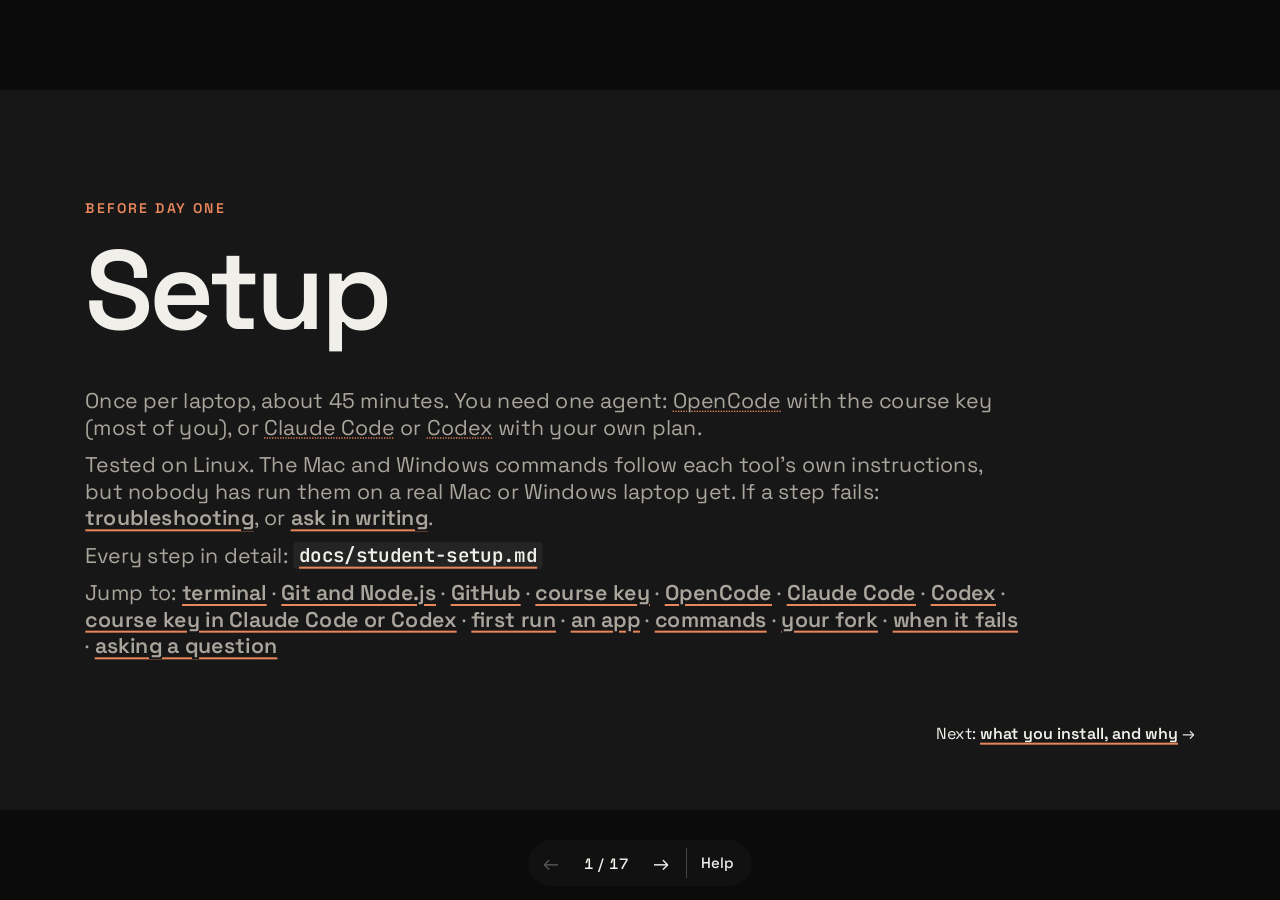
<file: slides/00-setup.html>
<!doctype html>
<html lang="en">
<head>
<meta charset="utf-8" />
<meta name="viewport" content="width=device-width, initial-scale=1" />
<title>Setup · Before day one</title>
<meta name="description" content="Photolipsia · ZHdK MA Interaction Design · HS 2026 · Setup" />
<link rel="preconnect" href="https://fonts.googleapis.com" />
<link rel="preconnect" href="https://fonts.gstatic.com" crossorigin />
<link rel="stylesheet" href="https://fonts.googleapis.com/css2?family=JetBrains+Mono:wght@400;500;600&family=Space+Grotesk:wght@400;500;600;700&display=swap" />
<style>
:root {
  --dark: #171717;
  --dark-panel: #242424;
  --coral: #e8875b;
  --paper: #f1efea;
  --ink: #1d1d1d;
  --grey: #555;
  --mute: #a9a59d;
  --panel: #e6e3dc;
  --spectrum: linear-gradient(90deg, #e5484d 0%, #e8875b 20%, #f2c94c 40%, #46a758 60%, #3e7bfa 80%, #8e4ec6 100%);
  --spectrum-text: linear-gradient(90deg, #e8875b 0%, #46a758 50%, #3e7bfa 100%);
  --sans: 'Space Grotesk', system-ui, sans-serif;
  --mono: 'JetBrains Mono', ui-monospace, Menlo, Consolas, monospace;
}

* {
  box-sizing: border-box;
}

html,
body {
  margin: 0;
  height: 100%;
  overflow: hidden;
  background: #0b0b0b;
  font-family: var(--sans);
  /* Taps change the slide at once, without waiting for a double-tap zoom. */
  touch-action: manipulation;
}

/* The deck is designed at 1920x1080 and scaled to fit the screen. Fixed, so it never makes the
   page wider than the screen: phones and tablets would widen the page and cut the slide off. */
#deck {
  position: fixed;
  left: 50%;
  top: 50%;
  width: 1920px;
  height: 1080px;
  transform: translate(-50%, -50%);
}

.slide {
  position: absolute;
  inset: 0;
  display: none;
  flex-direction: column;
  overflow: hidden;
  padding: 104px 128px 150px;
}

.slide.active {
  display: flex;
}

.light {
  background: var(--paper);
  color: var(--ink);
}

.dark {
  background: var(--dark);
  color: var(--paper);
}

.eyebrow {
  margin: 0 0 28px;
  font-size: 21px;
  font-weight: 600;
  letter-spacing: 0.16em;
  text-transform: uppercase;
}

.dark .eyebrow {
  color: var(--coral);
}

h1 {
  margin: 0;
  font-size: 140px;
  font-weight: 600;
  line-height: 0.98;
  letter-spacing: -0.035em;
}

h2 {
  margin: 0 0 52px;
  font-size: 72px;
  font-weight: 600;
  line-height: 1.04;
  letter-spacing: -0.025em;
}

h3 {
  margin: 0 0 12px;
  font-size: 32px;
  font-weight: 600;
  letter-spacing: -0.01em;
}

p {
  margin: 0 0 22px;
}

.lead {
  font-size: 48px;
  font-weight: 500;
  line-height: 1.16;
  letter-spacing: -0.015em;
}

.body p,
.body li {
  font-size: 32px;
  line-height: 1.45;
  color: var(--grey);
}

.dark .body p,
.dark .body li {
  color: var(--mute);
}

.body p.lead {
  font-size: 48px;
  line-height: 1.16;
  color: var(--ink);
}

.body ul {
  margin: 0;
  padding-left: 1.1em;
}

.body li {
  margin-bottom: 12px;
}

.small {
  font-size: 27px;
  line-height: 1.45;
  color: var(--grey);
}

.grad,
.body .grad,
.verbs .grad {
  background: var(--spectrum-text);
  -webkit-background-clip: text;
  background-clip: text;
  color: transparent;
}

strong {
  font-weight: 600;
  color: var(--ink);
}

.dark strong {
  color: var(--paper);
}

.cols {
  display: grid;
  flex: 1;
  grid-template-columns: 1fr 1fr;
  gap: 96px;
  align-items: start;
  min-height: 0;
}

.cols.wide-right {
  grid-template-columns: 0.8fr 1.2fr;
}

.cols.wide-left {
  grid-template-columns: 1.25fr 0.75fr;
}

/* Cover */
.cover {
  padding-right: 0;
}

.cover h1 {
  font-size: 128px;
}

.cover .text {
  position: relative;
  z-index: 1;
  display: flex;
  flex: 1;
  flex-direction: column;
  justify-content: center;
  width: 1080px;
}

.cover .sub {
  margin-top: 44px;
  font-size: 32px;
  line-height: 1.5;
  color: var(--mute);
}

.cover .sub p {
  margin: 0;
}

.rule {
  width: 70px;
  height: 6px;
  margin-top: 52px;
  border-radius: 3px;
  background: var(--spectrum);
}

.cover .visual {
  position: absolute;
  top: 0;
  right: 0;
  bottom: 0;
  width: 840px;
  display: flex;
  align-items: center;
  justify-content: center;
}

/* Statement */
.statement {
  justify-content: center;
}

.statement h1 {
  width: fit-content;
  font-size: 168px;
  padding-bottom: 0.08em;
}

.statement .after {
  margin-top: 48px;
  font-size: 32px;
  color: var(--mute);
}

/* Footer on content slides */
.slide footer {
  position: absolute;
  left: 0;
  right: 0;
  bottom: 0;
  display: flex;
  justify-content: space-between;
  padding: 26px 128px 40px;
  font-size: 20px;
  color: var(--grey);
}

.slide footer::before {
  content: '';
  position: absolute;
  top: 0;
  left: 0;
  right: 0;
  height: 3px;
  background: var(--spectrum);
}

.slide footer b {
  font-weight: 700;
  color: var(--ink);
}

/* Code and terminal panels */
pre {
  margin: 0;
  padding: 26px 32px;
  overflow: hidden;
  border-radius: 14px;
  background: var(--panel);
  color: #262626;
  font-family: var(--mono);
  font-size: 26px;
  line-height: 1.5;
  white-space: pre;
}

/* Code boxes never shrink: a too-full slide must show, not clip the code. */
pre {
  flex-shrink: 0;
}

pre.tight {
  font-size: 23px;
}

.dark pre {
  background: var(--dark-panel);
  color: #ebe8e1;
}

pre .c {
  color: #8a867e;
}

pre .ok {
  color: #2f8a46;
  font-weight: 600;
}

pre .bad {
  color: #c4383d;
  font-weight: 600;
}

code {
  font-family: var(--mono);
  font-size: 0.86em;
  padding: 0.05em 0.3em;
  border-radius: 6px;
  background: var(--panel);
  color: var(--ink);
}

.dark code {
  background: var(--dark-panel);
  color: var(--paper);
}

.label {
  margin: 0 0 10px;
  font-size: 20px;
  font-weight: 600;
  letter-spacing: 0.14em;
  text-transform: uppercase;
  color: var(--grey);
}

/* Jump links between slides, e.g. <a class="jump" href="#s-opencode">: deck.js finds the slide by its id. */
a.jump {
  color: inherit;
  font-weight: 600;
  text-decoration: underline;
  text-decoration-color: #e8875b;
  text-decoration-thickness: 3px;
  text-underline-offset: 6px;
}

/* Topic links (build.py): the first mention of a topic on a page links to a good source. Quieter than
   a jump link, as they sit in running text: same colour and weight, a thin dotted coral line. */
a.topic {
  color: inherit;
  text-decoration: underline dotted;
  text-decoration-color: var(--coral);
  text-decoration-thickness: 2px;
  text-underline-offset: 5px;
}

/* Code in a label keeps its spelling and the label's size. */
.label code {
  text-transform: none;
  font-size: inherit;
  letter-spacing: 0;
}

/* Short code chips don't break across lines. */
.body code,
.small code,
td code {
  white-space: nowrap;
}

/* A label inside a text block keeps its label size. */
.body p.label {
  font-size: 20px;
  line-height: 1.3;
}

.os {
  display: grid;
  grid-template-columns: 1fr 1fr;
  gap: 28px;
}

.stack > * + * {
  margin-top: 28px;
}

.prompt {
  border-left: 6px solid;
  border-image: var(--spectrum) 1;
  background: #fbfaf7;
  white-space: pre-wrap;
  font-size: 26px;
}

/* Copy buttons (deck.js): in the right padding of a block (26 px or more), so they never cover text.
   A command block gets one per line, a prompt or a file to paste one in its top right corner. */
pre[data-copy="lines"] .line {
  position: relative;
  display: block;
}

pre.prompt,
pre[data-copy="all"] {
  position: relative;
}

.copy {
  position: absolute;
  top: 50%;
  right: -25px;
  width: 24px;
  height: 24px;
  padding: 2px;
  border: 0;
  border-radius: 6px;
  background: transparent;
  color: #8a867e;
  cursor: pointer;
  transform: translateY(-50%);
}

pre.prompt > .copy,
pre[data-copy="all"] > .copy {
  top: 6px;
  right: 2px;
  transform: none;
}

.copy svg {
  display: block;
  width: 100%;
  height: 100%;
  fill: none;
  stroke: currentColor;
  stroke-width: 2;
  stroke-linecap: round;
  stroke-linejoin: round;
}

.copy:hover {
  background: rgb(0 0 0 / 7%);
  color: var(--ink);
}

.dark .copy:hover {
  background: rgb(255 255 255 / 12%);
  color: var(--paper);
}

.copy.done {
  color: #2f8a46;
}

/* Tables */
table {
  width: 100%;
  border-collapse: collapse;
  font-size: 28px;
  line-height: 1.35;
}

th,
td {
  padding: 15px 18px 15px 0;
  border-bottom: 1px solid #d3cfc6;
  text-align: left;
  vertical-align: top;
}

th {
  font-size: 19px;
  font-weight: 600;
  letter-spacing: 0.12em;
  text-transform: uppercase;
  color: var(--grey);
}

td:first-child {
  font-weight: 600;
  white-space: nowrap;
}

/* Diagram helpers */
.boxes {
  display: flex;
  gap: 22px;
  align-items: stretch;
}

.box {
  flex: 1;
  padding: 30px 30px 26px;
  border-radius: 16px;
  background: #fbfaf7;
  border: 2px solid #d3cfc6;
}

.box.hi {
  border: 3px solid transparent;
  background:
    linear-gradient(#fbfaf7, #fbfaf7) padding-box,
    var(--spectrum) border-box;
}

.box .n {
  display: block;
  margin-bottom: 14px;
  font-family: var(--mono);
  font-size: 20px;
  color: var(--grey);
}

.box h3 {
  font-size: 38px;
}

.box p {
  margin: 0;
  font-size: 25px;
  line-height: 1.4;
  color: var(--grey);
}

.arrow {
  display: flex;
  align-items: center;
  font-size: 44px;
  color: #9a968e;
}

.verbs {
  display: flex;
  gap: 40px;
  margin-top: 8px;
  font-size: 54px;
  font-weight: 600;
  letter-spacing: -0.02em;
}

.verbs span {
  color: #b9b5ad;
}

.verbs .on {
  color: var(--ink);
}

.figure img,
.figure svg {
  display: block;
  width: 100%;
  border-radius: 14px;
}

.caption {
  margin-top: 14px;
  font-size: 24px;
  color: var(--grey);
}

.nav {
  position: fixed;
  left: 50%;
  bottom: 14px;
  z-index: 10;
  display: flex;
  align-items: center;
  gap: 2px;
  padding: 4px;
  border-radius: 999px;
  background: rgb(20 20 20 / 72%);
  color: #f1efea;
  font: 500 15px var(--sans);
  transform: translateX(-50%);
  user-select: none;
}

.nav button {
  width: 38px;
  height: 38px;
  border: 0;
  border-radius: 50%;
  background: transparent;
  color: inherit;
  font: 20px var(--sans);
  cursor: pointer;
}

.nav button:hover:not(:disabled) {
  background: rgb(241 239 234 / 16%);
}

.nav button:disabled {
  opacity: 0.3;
  cursor: default;
}

.nav .count {
  min-width: 68px;
  text-align: center;
  letter-spacing: 0.04em;
  font-variant-numeric: tabular-nums;
}

/* The troubleshooting page, from every slide. deck.js ignores taps on links and on the nav. */
.nav .help {
  margin-left: 4px;
  padding: 0 14px;
  border-left: 1px solid rgb(241 239 234 / 24%);
  color: inherit;
  line-height: 30px;
  text-decoration: none;
}

.nav .help:hover {
  text-decoration: underline;
}

/* One slide per page when printing or saving as PDF. */
@page {
  size: 1920px 1080px;
  margin: 0;
}

@media print {
  html,
  body {
    height: auto;
    overflow: visible;
    background: none;
  }

  #deck {
    position: static;
    width: 1920px;
    height: auto;
    transform: none !important;
  }

  .slide {
    position: relative;
    display: flex !important;
    width: 1920px;
    height: 1080px;
    break-after: page;
  }

  .slide:last-child {
    break-after: auto;
  }

  .nav,
  .copy {
    display: none;
  }

  * {
    -webkit-print-color-adjust: exact;
    print-color-adjust: exact;
  }
}

/* Slides in this deck */
/* Deck 1 and the setup page: build.py adds this file to both. One accent colour: coral.
   The spectrum has one meaning: the check (introspect), plus the brand line in the footer. */
.slide .rule { background: var(--coral); }
pre.prompt { border-image: none; border-left: 6px solid var(--coral); }
pre.prompt.p24 { font-size: 24px; line-height: 1.48; }
/* Design decisions inside a prompt: a quiet coral underline. */
mark.dd { background: none; color: inherit; text-decoration-line: underline; text-decoration-color: var(--coral); text-decoration-thickness: 3px; text-underline-offset: 6px; text-decoration-skip-ink: none; }
/* Readable from the back. */
.slide th { font-size: 22px; }
.slide .label, .slide .body p.label { font-size: 22px; line-height: 1.3; }
.slide pre.c22 { font-size: 22px; line-height: 1.5; padding: 16px 28px; }
.slide p.s26 { font-size: 26px; line-height: 1.42; color: var(--grey); }
.slide p.s26 code, .slide p.s28 code, .slide li code { font-size: 0.9em; white-space: nowrap; }
.slide p.s28 { font-size: 28px; line-height: 1.42; color: var(--grey); }
/* A spectrum bar on the left edge: this is the check. Elements set their own padding-left. */
.check-mark { border-left: none !important; background-image: linear-gradient(180deg, #e5484d, #e8875b, #f2c94c, #46a758, #3e7bfa, #8e4ec6) !important; background-repeat: no-repeat !important; background-size: 6px 100% !important; background-position: left top !important; }
.slide .proof { margin: 0; padding: 14px 22px; border-radius: 0 12px 12px 0; background: #fbfaf7; font-size: 26px; line-height: 1.4; color: var(--grey); }
.slide .proof b { color: var(--ink); font-weight: 600; }
.slide .proof.coral { border-left: 6px solid var(--coral); }
.slide .proof.check-mark { padding-left: 28px; }
.slide .proof code { font-size: 0.9em; }
.nowrap { white-space: nowrap; }
.d1-anim { }
@media (prefers-reduced-motion: reduce) { .d1-anim, .d1-anim * { animation: none !important; } }
@media print { .d1-anim, .d1-anim * { animation: none !important; } }
/* What goes where (teacher, 26 Oct 2026). Every box on a slide says where its text goes, in a tab
   at its top left, and has its own look:
     pre.prompt                 Agent prompt              coral    type or paste it into the agent
     pre[data-copy="lines"]     Terminal                  dark     type it in your own terminal
     pre.term                   the same, without copy buttons (a command with its output)
     data-tab="Terminal · Mac" on a command block: the tab names the system too
     pre.file[data-copy="all"]  Paste into <data-file>    white    paste it into that file, save
     pre.file                   From <data-file>          white    an excerpt, to read
     pre.out                    Output                    grey     what you see: only read it
   An inline prompt in a sentence ("then type Go.") is <span class="say">Go.</span>.
   build.py adds this file last to every deck; #deck makes these rules win over a slide's own. */

#deck pre.prompt,
#deck pre.term,
#deck pre[data-copy="lines"],
#deck pre.file,
#deck pre.out {
  position: relative;
  padding-top: 32px;
}

#deck pre.prompt::before,
#deck pre.term::before,
#deck pre[data-copy="lines"]::before,
#deck pre.file::before,
#deck pre.out::before {
  position: absolute;
  top: 0;
  left: 0;
  height: 28px;
  padding: 0 14px 0 36px;
  border-radius: 0 0 12px 0;
  background-repeat: no-repeat;
  background-position: 11px center;
  background-size: 19px 19px;
  font: 600 19px/28px var(--sans);
  letter-spacing: 0.01em;
  text-indent: 0;
  white-space: nowrap;
}

/* Prompt for your agent: coral. */
#deck pre.prompt {
  border: 0;
  border-left: 6px solid var(--coral);
  border-image: none;
  background: #fcefe8;
}

#deck pre.prompt::before {
  content: "Agent prompt";
  background-color: var(--coral);
  background-image: url("data:image/svg+xml,%3Csvg xmlns='http://www.w3.org/2000/svg' viewBox='0 0 24 24' fill='none' stroke='%231d1d1d' stroke-width='2.2' stroke-linejoin='round'%3E%3Cpath d='M4 4.5h16v11.5h-9.5l-5 4v-4h-1.5z'/%3E%3C/svg%3E");
  color: var(--ink);
}

/* Command for your terminal: dark, like the terminal itself. */
#deck pre.term,
#deck pre[data-copy="lines"] {
  background: #24221f;
  color: #ece9e2;
}

#deck pre.term::before,
#deck pre[data-copy="lines"]::before {
  content: "Terminal";
  background-color: #3d3a35;
  background-image: url("data:image/svg+xml,%3Csvg xmlns='http://www.w3.org/2000/svg' viewBox='0 0 24 24' fill='none' stroke='%23e3dfd6' stroke-width='2.4' stroke-linecap='round' stroke-linejoin='round'%3E%3Cpath d='M4 6l6 6-6 6M12 18h8'/%3E%3C/svg%3E");
  color: #e3dfd6;
}

/* data-tab="Terminal · Mac" names the system too, where a slide has no room for a label line. */
#deck pre[data-copy="lines"][data-tab]::before {
  content: attr(data-tab);
}

#deck pre.term .c,
#deck pre[data-copy="lines"] .c {
  color: #a9a59d;
}

#deck pre[data-copy="lines"] .copy:hover {
  background: rgb(255 255 255 / 12%);
  color: var(--paper);
}

#deck pre[data-copy="lines"] .copy.done {
  color: #6cc17e;
}

/* Text for a file: white paper. */
#deck pre.file {
  border: 2px solid #d6d1c7;
  background: #fffdf9;
  color: #262626;
}

#deck pre.file::before {
  content: "From " attr(data-file);
  background-color: #d6d1c7;
  background-image: url("data:image/svg+xml,%3Csvg xmlns='http://www.w3.org/2000/svg' viewBox='0 0 24 24' fill='none' stroke='%231d1d1d' stroke-width='2.2' stroke-linejoin='round'%3E%3Cpath d='M6 2.5h8.5l4.5 4.5v14.5h-13z'/%3E%3Cpath d='M14 2.5v5h5'/%3E%3C/svg%3E");
  color: var(--ink);
}

#deck pre.file[data-copy="all"]::before {
  content: "Paste into " attr(data-file);
}

/* Output: only read it. */
#deck pre.out {
  background: #e4e1d9;
  color: #3a3a3a;
}

#deck pre.out::before {
  content: "Output";
  background-color: #d1cdc3;
  background-image: url("data:image/svg+xml,%3Csvg xmlns='http://www.w3.org/2000/svg' viewBox='0 0 24 24' fill='none' stroke='%23444' stroke-width='2.2' stroke-linejoin='round'%3E%3Cpath d='M2 12s3.6-6.5 10-6.5S22 12 22 12s-3.6 6.5-10 6.5S2 12 2 12z'/%3E%3Ccircle cx='12' cy='12' r='3'/%3E%3C/svg%3E");
  color: #3a3a3a;
}

/* An inline prompt inside a sentence: coral, like the prompt boxes. */
#deck .say {
  padding: 0.04em 0.35em 0.04em 1.35em;
  border-radius: 6px;
  background: #fcefe8 url("data:image/svg+xml,%3Csvg xmlns='http://www.w3.org/2000/svg' viewBox='0 0 24 24' fill='none' stroke='%23c4673d' stroke-width='2.4' stroke-linejoin='round'%3E%3Cpath d='M4 4.5h16v11.5h-9.5l-5 4v-4h-1.5z'/%3E%3C/svg%3E") no-repeat 0.3em 55% / 0.85em;
  box-shadow: inset 0 0 0 2px var(--coral);
  color: var(--ink);
  font-family: var(--mono);
  font-size: 0.86em;
  letter-spacing: 0;
  text-transform: none;
}

/* Print: the tabs and colours stay, so a printed slide says the same. */
@media print {
  #deck pre.prompt::before,
  #deck pre.term::before,
  #deck pre[data-copy="lines"]::before,
  #deck pre.file::before,
  #deck pre.out::before,
  #deck pre.term,
  #deck pre[data-copy="lines"],
  #deck pre.prompt,
  #deck pre.out,
  #deck .say {
    -webkit-print-color-adjust: exact;
    print-color-adjust: exact;
  }
}

  /* Setup slides for Claude Code and Codex: install row, two account cards, a check line. */
  .d1-tl-os { display: grid; grid-template-columns: 1fr 1fr; gap: 28px; }
  .d1-tl-two { display: grid; grid-template-columns: 1fr 1fr; gap: 28px; margin-top: 30px; align-items: stretch; }
  .slide .d1-tl-card { padding: 20px 26px 22px; border-radius: 16px; background: #fbfaf7; border: 2px solid #d3cfc6; }
  .slide .d1-tl-card p { margin: 0 0 12px; font-size: 27px; line-height: 1.4; color: var(--grey); }
  .slide .d1-tl-card p:last-child { margin-bottom: 0; }
  .slide .d1-tl-card p.label { font-size: 22px; line-height: 1.3; }
  .slide .d1-tl-card code, .slide .d1-tl-chk code { font-size: 0.88em; }
  .slide .d1-tl-chk { margin: 24px 0 0; font-size: 28px; line-height: 1.42; color: var(--grey); }
  .slide .d1-tl-chk b { color: var(--ink); font-weight: 600; }
  /* Where to go next, by path: under the content, above the footer line. */
  .slide p.next { position: absolute; right: 128px; bottom: 100px; margin: 0; font-size: 24px; color: var(--grey); }
  .slide p.next b { color: var(--ink); font-weight: 600; }
  .dark p.next, .dark p.next b { color: var(--paper); }
</style>
</head>
<body>
<div id="deck">
<!-- S0 Setup divider -->
<section class="slide dark statement" id="s-setup">
  <style>
  .d1-su p.after { max-width: 1400px; margin: 0 0 16px; }
  .d1-su p.d1-su-first { margin-top: 48px; }
  .d1-su code { font-size: 0.9em; }
  </style>
  <div class="d1-su">
    <p class="eyebrow">Before day one</p>
    <h1>Setup</h1>
    <p class="after d1-su-first">Once per laptop, about 45 minutes. You need one agent: <a class="topic" href="https://opencode.ai/docs/" target="_blank" rel="noopener">OpenCode</a> with the course key (most of you), or <a class="topic" href="https://code.claude.com/docs/en/overview" target="_blank" rel="noopener">Claude Code</a> or <a class="topic" href="https://developers.openai.com/codex/cli" target="_blank" rel="noopener">Codex</a> with your own plan.</p>
    <p class="after">Tested on Linux. The Mac and Windows commands follow each tool's own instructions, but nobody has run them on a real Mac or Windows laptop yet. If a step fails: <a class="jump" href="troubleshooting.html">troubleshooting</a>, or <a class="jump" href="#s-ask">ask in writing</a>.</p>
    <p class="after">Every step in detail: <a class="jump" href="https://github.com/xohm/photolipsia-agentic-kit/blob/main/docs/student-setup.md" target="_blank" rel="noopener"><code>docs/student-setup.md</code></a></p>
    <p class="after d1-su-jump">Jump to: <a class="jump" href="#s-terminal">terminal</a> · <a class="jump" href="#s-git-node">Git and Node.js</a> · <a class="jump" href="#s-github">GitHub</a> · <a class="jump" href="#s-key">course key</a> · <a class="jump" href="#s-opencode">OpenCode</a> · <a class="jump" href="#s-claude">Claude Code</a> · <a class="jump" href="#s-codex">Codex</a> · <a class="jump" href="#s-key-tools">course key in Claude Code or Codex</a> · <a class="jump" href="#s-first-run">first run</a> · <a class="jump" href="#s-app">an app</a> · <a class="jump" href="#s-commands">commands</a> · <a class="jump" href="#s-fork">your fork</a> · <a class="jump" href="troubleshooting.html">when it fails</a> · <a class="jump" href="#s-ask">asking a question</a></p>
  </div>
  <p class="next">Next: <a class="jump" href="#s-why">what you install, and why</a> →</p>
</section>

<!-- S0b What you install, and why -->
<section class="slide light" id="s-why">
  <style>
    .d1-wy td { padding: 13px 28px 13px 0; font-size: 28px; line-height: 1.36; color: var(--grey); vertical-align: top; }
    .d1-wy td:first-child { width: 25%; color: var(--ink); font-weight: 600; white-space: nowrap; }
    .d1-wy code { font-size: 0.86em; }
  </style>
  <p class="eyebrow">Setup · overview</p>
  <h2>What you install, and why.</h2>
  <table class="d1-wy">
    <tr><td><a class="jump" href="#s-terminal">Terminal</a></td><td>Where you type commands. Already on your laptop.</td></tr>
    <tr><td><a class="jump" href="#s-git-node">Git</a></td><td>Saves every step of your work. Sends it to <a class="topic" href="https://docs.github.com/en/get-started/start-your-journey/about-github-and-git" target="_blank" rel="noopener">GitHub</a>, brings your teacher's updates.</td></tr>
    <tr><td><a class="jump" href="#s-git-node">Node.js</a></td><td>Runs JavaScript on your laptop. Its <a class="topic" href="https://docs.npmjs.com/about-npm" target="_blank" rel="noopener"><code>npm</code></a> installs the tools, runs the check and your app.</td></tr>
    <tr><td><a class="jump" href="#s-github">A GitHub account</a></td><td>Your copy of the course, your <a class="topic" href="https://docs.github.com/en/pull-requests/collaborating-with-pull-requests/working-with-forks/fork-a-repo" target="_blank" rel="noopener">fork</a>, lives there. Questions go to its <a class="topic" href="https://docs.github.com/en/discussions" target="_blank" rel="noopener">Discussions</a>.</td></tr>
    <tr><td><a class="jump" href="#s-key">The course key</a></td><td>Pays for the AI model, $10 a day. Not needed with your own plan.</td></tr>
    <tr><td><a class="jump" href="#s-opencode">One agent</a></td><td>Reads your files, writes the code, runs the check.</td></tr>
    <tr><td><a class="jump" href="#s-fork">A browser for the check</a></td><td>Chromium, about 300 MB. The check opens your page in it, hidden, and takes a screenshot.</td></tr>
  </table>
  <p class="next">Next: <a class="jump" href="#s-boxes">how to read the slides</a> →</p>
  <footer><b>Photolipsia</b><span>ZHdK · MA Interaction Design · HS 2026</span></footer>
</section>

<!-- How to read the slides: the four kinds of box (boxes.css) -->
<section class="slide light" id="s-boxes">
  <style>
    .d0-bx { display: grid; grid-template-columns: 1fr 1fr; gap: 40px 64px; }
    .d0-bx p { margin: 16px 0 0; font-size: 28px; line-height: 1.4; color: var(--grey); }
    .d0-bx p b { color: var(--ink); }
  </style>
  <p class="eyebrow">Setup · how to read the slides</p>
  <h2>Every box says where its text goes.</h2>
  <div class="d0-bx">
    <div>
<pre class="prompt">Go.</pre>
      <p><b>Your agent:</b> type or paste it into OpenCode, Claude Code or Codex. Inside a sentence: <span class="say">Go.</span></p>
    </div>
    <div>
<pre class="c22" data-copy="lines">node -v</pre>
      <p><b>Your terminal:</b> type or paste it, one line at a time, and press Enter. Not into the agent.</p>
    </div>
    <div>
<pre class="c22 file" data-copy="all" data-file="ai/strategy.md">## Next
- Apply my new rule to the page.</pre>
      <p><b>A file:</b> paste it into that file in your editor, and save. Not into the terminal. <b>From</b> a file: only an excerpt, to read.</p>
    </div>
    <div>
<pre class="c22 out">check: FAILED (0.4 s)</pre>
      <p><b>Output:</b> what your terminal or your agent shows you. Only read it.</p>
    </div>
  </div>
  <p class="next">Next: <a class="jump" href="#s-terminal">your terminal</a> →</p>
  <footer><b>Photolipsia</b><span>ZHdK · MA Interaction Design · HS 2026</span></footer>
</section>

<!-- S1 The terminal -->
<section class="slide light" id="s-terminal">
  <style>
    .d1-tm td { padding-top: 10px; padding-bottom: 10px; }
    .d1-tm-svg { display: block; width: 100%; height: auto; margin-top: 30px; }
    .d1-tm-svg .ttl { font: 500 22px var(--sans); fill: #a9a59d; }
    .d1-tm-svg .ln { font: 400 22px var(--mono); fill: #ebe8e1; }
    .d1-tm-svg .pr { fill: #e8875b; }
    .d1-tm-svg .ag { fill: #b8a3e3; }
    .d1-tm-svg .dim { fill: #a9a59d; }
    .d1-tm-svg .ok { fill: #6cc17e; }
    .d1-tm-svg .bar { fill: #2c2c2c; }
    .d1-tm-l1 { animation: d1-tm-p1 10s ease-in-out infinite; }
    .d1-tm-l2 { animation: d1-tm-p2 10s ease-in-out infinite; }
    .d1-tm-l3 { animation: d1-tm-p3 10s ease-in-out infinite; }
    .d1-tm-l4 { animation: d1-tm-p4 10s ease-in-out infinite; }
    .d1-tm-l5 { animation: d1-tm-p5 10s ease-in-out infinite; }
    .d1-tm-cur { animation: d1-tm-blink 1.1s steps(1) infinite; }
    @keyframes d1-tm-p1 { 0%, 3% { opacity: 0; } 7%, 90% { opacity: 1; } 96%, 100% { opacity: 0; } }
    @keyframes d1-tm-p2 { 0%, 14% { opacity: 0; } 18%, 90% { opacity: 1; } 96%, 100% { opacity: 0; } }
    @keyframes d1-tm-p3 { 0%, 26% { opacity: 0; } 30%, 90% { opacity: 1; } 96%, 100% { opacity: 0; } }
    @keyframes d1-tm-p4 { 0%, 38% { opacity: 0; } 42%, 90% { opacity: 1; } 96%, 100% { opacity: 0; } }
    @keyframes d1-tm-p5 { 0%, 50% { opacity: 0; } 54%, 90% { opacity: 1; } 96%, 100% { opacity: 0; } }
    @keyframes d1-tm-blink { 0% { opacity: 1; } 50% { opacity: 0; } }
    .d1-tm-body p { font-size: 28px; line-height: 1.42; margin: 0 0 20px; }
  </style>
  <p class="eyebrow">Setup · the terminal</p>
  <h2>Your terminal: four commands and Ctrl+C.</h2>
  <div class="cols wide-left">
    <div>
      <table class="d1-tm">
        <tr><th>Type</th><th>It does</th></tr>
        <tr><td><code>cd folder</code></td><td>go into a folder</td></tr>
        <tr><td><code>cd ..</code></td><td>go up one folder</td></tr>
        <tr><td><code>ls</code></td><td>list the files (<a class="topic" href="https://learn.microsoft.com/en-us/powershell/" target="_blank" rel="noopener">PowerShell</a> too)</td></tr>
        <tr><td><code>pwd</code></td><td>where am I?</td></tr>
        <tr><td><b>Ctrl+C</b></td><td>stop a running program</td></tr>
      </table>
      <svg class="d1-tm-svg d1-anim" viewBox="0 0 980 272" role="img" aria-label="Two terminal windows side by side. Terminal 1, the agent: opencode, or claude or codex, build step 1 of the plan, it reads AGENTS.md, edits src/stats.js, runs npm run check. Terminal 2, your commands: git status, git add -A, git commit, git push.">
        <g>
          <rect x="0" y="0" width="472" height="272" rx="16" fill="#1d1d1d" />
          <path class="bar" d="M16 0 H456 A16 16 0 0 1 472 16 V48 H0 V16 A16 16 0 0 1 16 0 Z" />
          <circle cx="26" cy="24" r="7" fill="#e5484d" /><circle cx="48" cy="24" r="7" fill="#f2c94c" /><circle cx="70" cy="24" r="7" fill="#46a758" />
          <text class="ttl" x="256" y="32" text-anchor="middle">1 · the agent</text>
          <text class="ln d1-tm-l1" x="26" y="92"><tspan class="pr">$</tspan> opencode <tspan class="dim">· claude · codex</tspan></text>
          <text class="ln d1-tm-l2" x="26" y="134"><tspan class="ag">&gt;</tspan> build step 1 of the plan</text>
          <text class="ln d1-tm-l3" x="26" y="176"><tspan class="dim">·</tspan> reads AGENTS.md</text>
          <text class="ln d1-tm-l4" x="26" y="218"><tspan class="dim">·</tspan> edits src/stats.js</text>
          <text class="ln d1-tm-l5" x="26" y="260"><tspan class="dim">·</tspan> npm run check <tspan class="ok">✓</tspan></text>
        </g>
        <g>
          <rect x="508" y="0" width="472" height="272" rx="16" fill="#1d1d1d" />
          <path class="bar" d="M524 0 H964 A16 16 0 0 1 980 16 V48 H508 V16 A16 16 0 0 1 524 0 Z" />
          <circle cx="534" cy="24" r="7" fill="#e5484d" /><circle cx="556" cy="24" r="7" fill="#f2c94c" /><circle cx="578" cy="24" r="7" fill="#46a758" />
          <text class="ttl" x="768" y="32" text-anchor="middle">2 · your commands</text>
          <text class="ln d1-tm-l2" x="534" y="92"><tspan class="pr">$</tspan> git status</text>
          <text class="ln d1-tm-l3" x="534" y="134"><tspan class="pr">$</tspan> git add -A</text>
          <text class="ln d1-tm-l4" x="534" y="176"><tspan class="pr">$</tspan> git commit -m "Step 1"</text>
          <text class="ln d1-tm-l5" x="534" y="218"><tspan class="pr">$</tspan> git push</text>
          <rect class="d1-tm-cur" x="534" y="240" width="13" height="24" fill="#ebe8e1" />
        </g>
      </svg>
    </div>
    <div class="body d1-tm-body">
      <p><b>Mac:</b> Terminal (Cmd+Space, type Terminal, Enter).<br /><b>Windows:</b> Terminal (Start → Terminal). It runs PowerShell.</p>
      <p>Keep <b>two terminals</b> open: one for the agent, one for your own commands.</p>
      <p><code>npm run dev</code> blocks its terminal: stop it with Ctrl+C before you type the next command.</p>
      <p class="small">New tab: Cmd+T on a Mac, Ctrl+Shift+T on Windows.</p>
    </div>
  </div>
  <p class="next">Next: <a class="jump" href="#s-git-node">Git and Node.js</a> →</p>
  <footer><b>Photolipsia</b><span>ZHdK · MA Interaction Design · HS 2026</span></footer>
</section>

<!-- S2 Install Git and Node.js -->
<section class="slide light" id="s-git-node">
  <style>
    .d1-in-svg { display: block; width: 100%; height: auto; flex: none; }
    .d1-in-svg .nd { fill: #fbfaf7; stroke: #d3cfc6; stroke-width: 2; }
    .d1-in-svg .nm { font: 600 27px var(--sans); fill: #1d1d1d; }
    .d1-in-svg .tx { font: 400 23px var(--sans); fill: #555; }
    .d1-in-svg .cd { font: 500 23px var(--mono); fill: #1d1d1d; }
    .d1-in-dot { opacity: 0; animation: d1-in-push 4s ease-in-out infinite; }
    .d1-in-git { transform-box: fill-box; transform-origin: center; animation: d1-in-commit 4s ease-in-out infinite; }
    @keyframes d1-in-push { 0%, 18% { stroke-dashoffset: 0; opacity: 0; } 24% { opacity: 1; } 70% { stroke-dashoffset: -100; opacity: 1; } 76%, 100% { stroke-dashoffset: -100; opacity: 0; } }
    @keyframes d1-in-commit { 0%, 4% { transform: scale(1); } 10% { transform: scale(1.45); } 18%, 100% { transform: scale(1); } }
    .d1-in-r1 { display: grid; grid-template-columns: 0.72fr 1.28fr; gap: 40px; margin-top: 30px; }
    .d1-in-r2 { display: grid; grid-template-columns: 0.72fr 1.28fr; gap: 40px; margin-top: 26px; align-items: start; }
    .d1-in-r1 .s26, .d1-in-r2 .s26 { margin: 12px 0 0; }
  </style>
  <p class="eyebrow">Setup · once per laptop</p>
  <h2>Install Git and Node.js.</h2>
  <svg class="d1-in-svg d1-anim" viewBox="0 0 1664 100" role="img" aria-label="What each tool is for. Node.js runs the apps and the agent tools. Git saves versions. git push sends them to GitHub, your copy online.">
    <defs>
      <marker id="d1-in-head" viewBox="0 0 10 10" refX="8" refY="5" markerWidth="5" markerHeight="5" orient="auto"><path d="M0 0 L10 5 L0 10 Z" fill="#9a968e" /></marker>
    </defs>
    <rect class="nd" x="1" y="1" width="560" height="98" rx="16" />
    <circle cx="36" cy="50" r="11" fill="#46a758" />
    <text class="nm" x="62" y="42">Node.js</text>
    <text class="tx" x="62" y="78">runs the apps and the agent tools</text>
    <rect class="nd" x="585" y="1" width="330" height="98" rx="16" />
    <circle class="d1-in-git" cx="620" cy="50" r="11" fill="#e8875b" />
    <text class="nm" x="646" y="42">Git</text>
    <text class="tx" x="646" y="78">saves versions</text>
    <line x1="924" y1="50" x2="1216" y2="50" stroke="#9a968e" stroke-width="3" marker-end="url(#d1-in-head)" />
    <path class="d1-in-dot" d="M924 50 H1206" pathLength="100" fill="none" stroke="#e8875b" stroke-width="16" stroke-linecap="round" stroke-dasharray="0 200" />
    <text class="cd" x="1070" y="34" text-anchor="middle">git push</text>
    <rect class="nd" x="1230" y="1" width="433" height="98" rx="16" />
    <circle cx="1265" cy="50" r="11" fill="#3e7bfa" />
    <text class="nm" x="1291" y="42">GitHub</text>
    <text class="tx" x="1291" y="78">your copy online</text>
  </svg>
  <div class="d1-in-r1">
    <div>
      <p class="label">Mac · Terminal</p>
<pre class="c22" data-copy="lines">xcode-select --install</pre>
      <p class="s26">A dialog opens: Install. That gives you <a class="topic" href="https://git-scm.com/" target="_blank" rel="noopener">Git</a>. “Already installed”? Fine.</p>
      <p class="s26"><a class="topic" href="https://nodejs.org/en/learn/getting-started/introduction-to-nodejs" target="_blank" rel="noopener">Node.js</a>: the LTS installer from <a class="jump" href="https://nodejs.org/" target="_blank" rel="noopener">nodejs.org</a>. With <a class="topic" href="https://brew.sh/" target="_blank" rel="noopener">Homebrew</a>: <code>brew install node gh</code>.</p>
    </div>
    <div>
      <p class="label">Windows · PowerShell · one line at a time</p>
<pre class="c22" data-copy="lines">Set-ExecutionPolicy -Scope CurrentUser RemoteSigned -Force
winget install --id Git.Git -e
winget install --id OpenJS.NodeJS.LTS -e</pre>
      <p class="s26">The first line lets npm run. <a class="topic" href="https://learn.microsoft.com/en-us/windows/package-manager/winget/" target="_blank" rel="noopener">winget</a> asks to accept its agreements: <b>Y</b>. Windows asks to allow changes: <b>Yes</b>. “winget is not recognized”? Install <a class="jump" href="https://apps.microsoft.com/detail/9NBLGGH4NNS1" target="_blank" rel="noopener">App Installer</a> from the Microsoft Store.</p>
    </div>
  </div>
  <div class="d1-in-r2">
    <div>
      <p class="label">Then, in a new terminal · both</p>
<pre class="c22" data-copy="lines">node -v
git --version</pre>
    </div>
    <div>
      <p class="s26" style="margin-top: 44px">Close the terminal and open a new one after installing, or it won't find the new tools. You want Node <b>v22.12</b> or newer.</p>
    </div>
  </div>
  <p class="next">Next: <a class="jump" href="#s-github">GitHub</a> →</p>
  <footer><b>Photolipsia</b><span>ZHdK · MA Interaction Design · HS 2026</span></footer>
</section>

<!-- S3 GitHub account and Git settings -->
<section class="slide light" id="s-github">
  <style>
    .d1-gh-step { display: flex; gap: 18px; align-items: center; margin: 0 0 14px; }
    .d1-gh-n { flex: none; display: grid; place-items: center; width: 46px; height: 46px; border-radius: 50%; background: var(--ink); color: var(--paper); font: 600 23px var(--mono); }
    .d1-gh-step p { margin: 0; }
    .d1-gh-say { font-size: 30px; line-height: 1.35; color: var(--grey); }
    .d1-gh-row { display: grid; grid-template-columns: 1fr 0.78fr; gap: 48px; align-items: start; margin: 0 0 30px; }
    .d1-gh-row .s26 { margin: 0 0 12px; }
    .d1-gh-os { display: grid; grid-template-columns: 1fr 0.78fr; gap: 48px; align-items: start; }
    .d1-gh-os .s26 { margin: 12px 0 0; }
  </style>
  <p class="eyebrow">Setup · once per laptop</p>
  <h2>A GitHub account, and your name in Git.</h2>
  <div class="d1-gh-step" style="margin-bottom: 26px"><span class="d1-gh-n">1</span><p class="d1-gh-say"><a class="jump" href="https://github.com/signup" target="_blank" rel="noopener">github.com</a> → Sign up (free), then click the link in GitHub's email: you can't fork before that.</p></div>
  <div class="d1-gh-step"><span class="d1-gh-n">2</span><p class="label">Mac and Windows</p></div>
  <div class="d1-gh-row">
<pre class="c22" data-copy="lines">git config --global user.name "Your Name"
git config --global user.email "you@example.com"
git config --global pull.rebase false</pre>
    <div>
      <p class="s26">Use your GitHub email. It is public in every commit: GitHub’s noreply address hides it: <a class="jump" href="https://github.com/xohm/photolipsia-agentic-kit/blob/main/docs/student-setup.md#a-github-account" target="_blank" rel="noopener"><code>docs/student-setup.md</code></a>.</p>
      <p class="s26">Line 3 makes <code>git pull</code> merge your teacher's updates.</p>
    </div>
  </div>
  <div class="d1-gh-step"><span class="d1-gh-n">3</span><p class="label">Log in once, so <code>git push</code> works</p></div>
  <div class="d1-gh-os">
    <div>
      <p class="s26" style="margin-top: 0"><b>Mac:</b> install the GitHub tool (<a class="jump" href="https://cli.github.com/" target="_blank" rel="noopener">cli.github.com</a> or <code>brew install gh</code>). In a new terminal:</p>
<pre class="c22" style="margin-top: 12px" data-copy="lines">gh auth login</pre>
      <p class="s26">Answer: GitHub.com, HTTPS, Yes, Login with a web browser. Copy the one-time code, press <b>Enter</b>, paste it in the browser, Authorize.</p>
    </div>
    <div>
      <p class="s26" style="margin-top: 0"><b>Windows:</b> nothing to install; your first <code>git push</code> opens a browser login.</p>
    </div>
  </div>
  <p class="next">Next · <b>course key:</b> <a class="jump" href="#s-key">the key</a> · <b>own plan:</b> <a class="jump" href="#s-claude">Claude Code</a> or <a class="jump" href="#s-codex">Codex</a></p>
  <footer><b>Photolipsia</b><span>ZHdK · MA Interaction Design · HS 2026</span></footer>
</section>

<!-- S4 The course key -->
<section class="slide light" id="s-key">
  <style>
    .d1-ky-svg { display: block; width: 100%; height: auto; flex: none; }
    .d1-ky-svg .lab { font: 600 22px var(--sans); letter-spacing: 0.12em; }
    .d1-ky-svg .no { fill: #c4383d; }
    .d1-ky-svg .nd { fill: #fbfaf7; stroke: #d3cfc6; stroke-width: 2; }
    .d1-ky-svg .nm { font: 600 27px var(--sans); fill: #1d1d1d; }
    .d1-ky-svg .tx { font: 400 22px var(--sans); fill: #555; }
    .d1-ky-svg .cd { font: 600 22px var(--mono); fill: #1d1d1d; }
    .d1-ky-svg .cg { font: 400 22px var(--mono); fill: #555; }
    .d1-ky-svg .chip { font: 500 22px var(--sans); fill: #555; }
    .d1-ky-key { opacity: 0; animation: d1-ky-go 6s ease-in-out infinite; }
    .d1-ky-req { opacity: 0; animation: d1-ky-req 6s ease-in-out infinite; }
    @keyframes d1-ky-go { 0%, 4% { stroke-dashoffset: 0; opacity: 0; } 8% { opacity: 1; } 52% { stroke-dashoffset: -100; opacity: 1; } 56%, 100% { stroke-dashoffset: -100; opacity: 0; } }
    @keyframes d1-ky-req { 0%, 56% { stroke-dashoffset: 0; opacity: 0; } 60% { opacity: 1; } 82% { stroke-dashoffset: -100; opacity: 1; } 86%, 100% { stroke-dashoffset: -100; opacity: 0; } }
    .d1-ky-mac { display: grid; grid-template-columns: auto auto auto; gap: 28px; justify-content: start; }
    .d1-ky-cap { margin: 0 0 8px; font-size: 24px; line-height: 1.3; color: var(--grey); }
    .d1-ky .label { margin-top: 22px; }
    .d1-ky .s26 { margin: 20px 0 0; }
  </style>
  <p class="eyebrow">Setup · the course key · skip it with your own plan</p>
  <h2>The course key lives in your environment.</h2>
  <div class="d1-ky">
  <svg class="d1-ky-svg d1-anim" viewBox="0 0 1664 236" role="img" aria-label="The key, OPENROUTER_API_KEY, lives in your environment: on a Mac in ~/.zshrc, on Windows as a user variable. Your agent tool reads it when it starts and sends it to OpenRouter, which checks it. OpenRouter passes your request on to GLM-5.3 Flash without the key. The key never goes into a project folder, a commit, a screenshot, a chat or a prompt, or the agent's output.">
    <defs>
      <marker id="d1-ky-head" viewBox="0 0 10 10" refX="8" refY="5" markerWidth="5" markerHeight="5" orient="auto"><path d="M0 0 L10 5 L0 10 Z" fill="#9a968e" /></marker>
    </defs>
    <path class="d1-ky-key" d="M500 70 H950" pathLength="100" fill="none" stroke="#e8875b" stroke-width="18" stroke-linecap="round" stroke-dasharray="0 200" />
    <path class="d1-ky-req" d="M1240 70 H1420" pathLength="100" fill="none" stroke="#8a867e" stroke-width="18" stroke-linecap="round" stroke-dasharray="0 200" />
    <line x1="500" y1="70" x2="564" y2="70" stroke="#9a968e" stroke-width="3" marker-end="url(#d1-ky-head)" />
    <line x1="880" y1="70" x2="944" y2="70" stroke="#9a968e" stroke-width="3" marker-end="url(#d1-ky-head)" />
    <line x1="1240" y1="70" x2="1414" y2="70" stroke="#9a968e" stroke-width="3" stroke-dasharray="8 7" marker-end="url(#d1-ky-head)" />
    <text class="tx" x="1328" y="52" text-anchor="middle">without the key</text>
    <rect x="1" y="1" width="498" height="138" rx="16" fill="#e6e3dc" stroke="#e8875b" stroke-width="3" />
    <text class="tx" x="24" y="38">Your environment</text>
    <text class="cd" x="24" y="76">OPENROUTER_API_KEY=sk-or-v1-…</text>
    <text class="tx" x="24" y="116">Mac: <tspan class="cg">~/.zshrc</tspan> · Windows: a user variable</text>
    <rect class="nd" x="570" y="1" width="310" height="138" rx="16" />
    <text class="nm" x="594" y="60">Your agent tool</text>
    <text class="tx" x="594" y="98">reads it when it starts</text>
    <rect class="nd" x="950" y="1" width="290" height="138" rx="16" />
    <text class="nm" x="974" y="60">OpenRouter</text>
    <text class="tx" x="974" y="98">checks the key</text>
    <rect class="nd" x="1420" y="1" width="243" height="138" rx="16" />
    <text class="nm" x="1444" y="60" style="font-size: 26px">GLM-5.3 Flash</text>
    <text class="tx" x="1444" y="98">answers</text>
    <!-- never in -->
    <text class="lab no" x="0" y="206">NEVER IN</text>
    <g>
      <rect x="150" y="170" width="290" height="60" rx="12" fill="#fbfaf7" stroke="#e5484d" stroke-width="2" stroke-dasharray="7 6" />
      <text class="chip" x="295" y="208" text-anchor="middle">a project folder</text>
      <rect x="456" y="170" width="220" height="60" rx="12" fill="#fbfaf7" stroke="#e5484d" stroke-width="2" stroke-dasharray="7 6" />
      <text class="chip" x="566" y="208" text-anchor="middle">a commit</text>
      <rect x="692" y="170" width="250" height="60" rx="12" fill="#fbfaf7" stroke="#e5484d" stroke-width="2" stroke-dasharray="7 6" />
      <text class="chip" x="817" y="208" text-anchor="middle">a screenshot</text>
      <rect x="958" y="170" width="320" height="60" rx="12" fill="#fbfaf7" stroke="#e5484d" stroke-width="2" stroke-dasharray="7 6" />
      <text class="chip" x="1118" y="208" text-anchor="middle">a chat or a prompt</text>
      <rect x="1294" y="170" width="369" height="60" rx="12" fill="#fbfaf7" stroke="#e5484d" stroke-width="2" stroke-dasharray="7 6" />
      <text class="chip" x="1478" y="208" text-anchor="middle">the agent's output</text>
    </g>
  </svg>
  <p class="label">Mac</p>
  <div class="d1-ky-mac">
    <div><p class="d1-ky-cap">1 · Open the file</p>
<pre class="c22" data-copy="lines">touch ~/.zshrc && open -e ~/.zshrc</pre></div>
    <div><p class="d1-ky-cap">2 · Paste at the end, real key, save</p>
<pre class="c22 file" data-copy="all" data-file="~/.zshrc">export OPENROUTER_API_KEY="sk-or-..."</pre></div>
    <div><p class="d1-ky-cap">3 · Reload</p>
<pre class="c22" data-copy="lines">source ~/.zshrc</pre></div>
  </div>
  <p class="label">Windows · PowerShell · paste the key when asked, then open a new terminal</p>
<pre class="c22" data-copy="lines">[Environment]::SetEnvironmentVariable('OPENROUTER_API_KEY', (Read-Host 'Paste the key'), 'User')</pre>
  <p class="s26">Your teacher sends you your own key privately. No key yet? Do the other steps first. Paste the export line, don't type it: TextEdit can turn typed quotes into curly ones. Test it later in your fork: <code>node tools/check-openrouter.mjs</code> should end with All good.</p>
  </div>
  <p class="next">Next · <b>OpenCode:</b> <a class="jump" href="#s-opencode">install it</a> · <b>on the key:</b> <a class="jump" href="#s-claude">Claude Code</a> or <a class="jump" href="#s-codex">Codex</a></p>
  <footer><b>Photolipsia</b><span>ZHdK · MA Interaction Design · HS 2026</span></footer>
</section>

<!-- S5 OpenCode: install and config -->
<section class="slide light" id="s-opencode">
  <style>
    .d1-oc-os { display: grid; grid-template-columns: 620px 1fr; gap: 28px; }
    .d1-oc .s26 { margin: 14px 0 0; }
    .d1-oc-cfg { display: grid; grid-template-columns: auto 1fr; gap: 40px; align-items: start; }
    .d1-oc-cfg .s26 { margin: 0 0 16px; }
    .d1-oc .d1-oc-cfg { margin-top: 22px; }
  </style>
  <p class="eyebrow">Setup · OpenCode · with the course key</p>
  <h2>OpenCode: install it, give it the course config.</h2>
  <div class="d1-oc">
    <div class="d1-oc-os">
      <div>
        <p class="label">Mac · Terminal</p>
<pre class="c22" data-copy="lines">npm install -g opencode-ai@1
opencode --version
mkdir -p ~/.config/opencode
touch ~/.config/opencode/opencode.json
open -e ~/.config/opencode/opencode.json</pre>
      </div>
      <div>
        <p class="label">Windows · PowerShell</p>
<pre class="c22" data-copy="lines">npm install -g opencode-ai@1
opencode --version
New-Item -ItemType Directory -Force "$HOME\.config\opencode"
notepad "$HOME\.config\opencode\opencode.json"</pre>
      </div>
    </div>
    <p class="s26">You want version 1.x. Not <code>brew install opencode</code>: that is OpenCode 2. Mac says “EACCES”? <a class="jump" href="https://github.com/xohm/photolipsia-agentic-kit/blob/main/docs/student-setup.md#mac-only-npm-says-eacces" target="_blank" rel="noopener"><code>docs/student-setup.md</code></a>, section 1.</p>
    <div class="d1-oc-cfg">
<pre class="c22 file" data-copy="all" data-file="~/.config/opencode/opencode.json">{
  "$schema": "https://opencode.ai/config.json",
  "model": "openrouter/z-ai/glm-5.3-flash",
  "small_model": "openrouter/z-ai/glm-5.3-flash",
  "provider": { "openrouter": { "models": {
    "z-ai/glm-5.3-flash": { "options": { "reasoning": { "effort": "high" } } },
    "z-ai/glm-5.3": { "options": { "reasoning": { "effort": "high" } } }
  } } }
}</pre>
      <div>
        <p class="s26"><code>small_model</code>: without it, OpenCode picks another model for small jobs, and the course key blocks that one.</p>
        <p class="s26"><code>"effort": "high"</code> keeps thinking shorter than the default, max.</p>
        <p class="s26"><b>Windows:</b> Notepad asks to create the file: <b>Yes</b>.</p>
      </div>
    </div>
  </div>
  <p class="next">Next: <a class="jump" href="#s-first-run">first run</a> →</p>
  <footer><b>Photolipsia</b><span>ZHdK · MA Interaction Design · HS 2026</span></footer>
</section>

<!-- S5b Claude Code: install -->
<section class="slide light" id="s-claude">
  <style>
    .d1-ci .label { margin: 30px 0 10px; }
    .d1-ci .label:first-child { margin-top: 0; }
    .d1-ci .s26 { margin: 22px 0 0; max-width: 1500px; }
  </style>
  <p class="eyebrow">Setup · Claude Code · 1 of 2</p>
  <h2>Claude Code: install it.</h2>
  <div class="d1-ci">
    <p class="label">Mac · Terminal</p>
<pre class="c22" data-copy="lines">curl -fsSL https://claude.ai/install.sh | bash
echo 'export PATH="$HOME/.local/bin:$PATH"' >> ~/.zshrc</pre>
    <p class="label">Windows · PowerShell · one line at a time</p>
<pre class="c22" data-copy="lines">irm https://claude.ai/install.ps1 | iex
$p = [Environment]::GetEnvironmentVariable('Path', 'User')
[Environment]::SetEnvironmentVariable('Path', "$p;$HOME\.local\bin", 'User')</pre>
    <p class="s26">Why the extra lines: the installer puts <code>claude</code> in a folder your terminal doesn't search yet. They add that folder to your PATH, the list of folders where the terminal looks for commands. Once.</p>
    <p class="s26">Then open a new terminal: <code>claude --version</code> shows a version number.</p>
  </div>
  <p class="next">Next: <a class="jump" href="#s-claude-signin">sign in</a> →</p>
  <footer><b>Photolipsia</b><span>ZHdK · MA Interaction Design · HS 2026</span></footer>
</section>

<!-- S5b2 Claude Code: sign in -->
<section class="slide light" id="s-claude-signin">
  <style>
    .d1-cc .d1-tl-two { margin-top: 0; }
    .d1-cc a.jump { white-space: nowrap; }
  </style>
  <p class="eyebrow">Setup · Claude Code · 2 of 2</p>
  <h2>Claude Code: sign in.</h2>
  <div class="d1-cc">
    <div class="d1-tl-two">
      <div class="d1-tl-card">
        <p class="label">Your Claude plan · Pro or Max</p>
        <p>The first time you run <code>claude</code>, sign in in the browser. Team and Enterprise work too, the free plan doesn't.</p>
        <p>Before day one: switch training off (<a class="jump" href="https://github.com/xohm/photolipsia-agentic-kit/blob/main/docs/student-setup.md#where-your-prompts-go-who-sees-them" target="_blank" rel="noopener">how</a>). Then: <a class="jump" href="#s-first-run">first run</a>.</p>
      </div>
      <div class="d1-tl-card">
        <p class="label">Or the course key</p>
        <p>A settings file in your home folder, never in a project: <a class="jump" href="#s-key-tools">set it up</a>.</p>
        <p>The key beats a <span class="nowrap">signed-in</span> plan. Signed in here before? At the first start: <code>/logout</code>, quit, start <code>claude</code> again.</p>
        <p>Made for Anthropic's models: with GLM, some features may not work.</p>
      </div>
    </div>
  </div>
  <p class="next">Next · <b>your plan:</b> <a class="jump" href="#s-first-run">first run</a> · <b>the course key:</b> <a class="jump" href="#s-key-tools">the key file</a></p>
  <footer><b>Photolipsia</b><span>ZHdK · MA Interaction Design · HS 2026</span></footer>
</section>

<!-- S5c Codex -->
<section class="slide light" id="s-codex">
  <style>
    .d1-cx-top { display: grid; grid-template-columns: 620px 1fr; gap: 40px; align-items: end; }
    .d1-cx-top .s26 { margin: 0 0 8px; }
  </style>
  <p class="eyebrow">Setup · Codex CLI</p>
  <h2>Codex: install it, sign in.</h2>
  <div class="d1-cx">
    <div class="d1-cx-top">
      <div>
        <p class="label">Mac and Windows</p>
<pre class="c22" data-copy="lines">npm install -g @openai/codex
codex --version</pre>
      </div>
      <p class="s26">Mac says “EACCES”? <a class="jump" href="https://github.com/xohm/photolipsia-agentic-kit/blob/main/docs/student-setup.md#mac-only-npm-says-eacces" target="_blank" rel="noopener"><code>docs/student-setup.md</code></a>, section 1.</p>
    </div>
    <div class="d1-tl-two">
      <div class="d1-tl-card">
        <p class="label">Your ChatGPT plan · Plus or higher</p>
        <p>The first time you run <code>codex</code>, choose “Sign in with ChatGPT” (or run <code>codex login</code>).</p>
        <p>Before day one: switch training off (<a class="jump" href="https://github.com/xohm/photolipsia-agentic-kit/blob/main/docs/student-setup.md#where-your-prompts-go-who-sees-them" target="_blank" rel="noopener">how</a>). Then: <a class="jump" href="#s-first-run">first run</a>.</p>
      </div>
      <div class="d1-tl-card">
        <p class="label">Or the course key</p>
        <p><code>~/.codex/config.toml</code> in your home folder: Codex reads providers only there: <a class="jump" href="#s-key-tools">set it up</a>.</p>
      </div>
    </div>
    <p class="d1-tl-chk"><b>“Do you trust this folder?”</b> Yes, in your project folders: otherwise Codex ignores their <code>.codex/config.toml</code> and the check can't run.</p>
    <p class="d1-tl-chk">Codex has no deny rules: it relies on <a class="topic" href="https://agents.md/" target="_blank" rel="noopener"><code>AGENTS.md</code></a>, the ignore files and its sandbox.</p>
  </div>
  <p class="next">Next · <b>your plan:</b> <a class="jump" href="#s-first-run">first run</a> · <b>the course key:</b> <a class="jump" href="#s-key-tools">the key file</a></p>
  <footer><b>Photolipsia</b><span>ZHdK · MA Interaction Design · HS 2026</span></footer>
</section>

<!-- S5d Claude Code or Codex with the course key -->
<section class="slide light" id="s-key-tools">
  <style>
    .d1-kt { display: grid; grid-template-columns: 900px 1fr; gap: 48px; margin-top: -26px; }
    .d1-kt .label { margin: 8px 0 6px; }
    .d1-kt .label:first-child { margin-top: 0; }
    .d1-kt pre { margin: 0; padding: 14px 26px; }
    .d1-kt pre.c22 { padding-bottom: 12px; line-height: 1.4; }
    .d1-kt pre + pre { margin-top: 12px; }
  </style>
  <p class="eyebrow">Setup · the course key · Claude Code or Codex</p>
  <h2>Claude Code or Codex with the course key.</h2>
  <div class="d1-kt">
    <div>
      <p class="label">Claude Code</p>
<pre class="c22" data-copy="lines" data-tab="Terminal · Mac">mkdir -p ~/.claude &amp;&amp; touch ~/.claude/settings.json
open -e ~/.claude/settings.json</pre>
<pre class="c22" data-copy="lines" data-tab="Terminal · Windows · Notepad: create? Yes">New-Item -ItemType Directory -Force "$HOME\.claude"
notepad "$HOME\.claude\settings.json"</pre>
      <p class="label">Put in the real key, save · not empty? ask in writing</p>
<pre class="c22 file" data-copy="all" data-file="~/.claude/settings.json">{ "env": {
  "ANTHROPIC_BASE_URL": "https://openrouter.ai/api",
  "ANTHROPIC_AUTH_TOKEN": "sk-or-...",
  "ANTHROPIC_API_KEY": "",
  "ANTHROPIC_MODEL": "z-ai/glm-5.3-flash",
  "ANTHROPIC_DEFAULT_FABLE_MODEL": "z-ai/glm-5.3-flash",
  "ANTHROPIC_DEFAULT_OPUS_MODEL": "z-ai/glm-5.3-flash",
  "ANTHROPIC_DEFAULT_SONNET_MODEL": "z-ai/glm-5.3-flash",
  "ANTHROPIC_DEFAULT_HAIKU_MODEL": "z-ai/glm-5.3-flash",
  "CLAUDE_CODE_SUBAGENT_MODEL": "z-ai/glm-5.3-flash"
} }</pre>
    </div>
    <div>
      <p class="label">Codex</p>
<pre class="c22" data-copy="lines" data-tab="Terminal · Mac">mkdir -p ~/.codex &amp;&amp; touch ~/.codex/config.toml
open -e ~/.codex/config.toml</pre>
<pre class="c22" data-copy="lines" data-tab="Terminal · Windows · Notepad: create? Yes">New-Item -ItemType Directory -Force "$HOME\.codex"
notepad "$HOME\.codex\config.toml"</pre>
      <p class="label">Save · the key comes from your environment</p>
<pre class="c22 file" data-copy="all" data-file="~/.codex/config.toml">model = "z-ai/glm-5.3-flash"
model_provider = "openrouter"
model_reasoning_effort = "high"
[model_providers.openrouter]
name = "OpenRouter"
base_url = "https://openrouter.ai/api/v1"
wire_api = "responses"
env_key = "OPENROUTER_API_KEY"
[tui]
auto_recap = false</pre>
    </div>
  </div>
  <p class="next">Next: <a class="jump" href="#s-first-run">first run</a> →</p>
  <footer><b>Photolipsia</b><span>ZHdK · MA Interaction Design · HS 2026</span></footer>
</section>

<!-- S6 First run and smoke test -->
<section class="slide light" id="s-first-run">
  <style>
    .d1-fr-os { display: grid; grid-template-columns: 700px 1fr; gap: 40px; }
    .d1-fr-two { display: grid; grid-template-columns: 1fr 1fr; gap: 64px; align-items: start; }
    .d1-fr .label.d1-fr-l { margin-top: 26px; }
    .d1-fr-m p { margin: 0 0 12px; font-size: 26px; line-height: 1.4; color: var(--grey); }
    .d1-fr-m p:last-child { margin-bottom: 0; }
    .d1-fr-m p b { color: var(--ink); font-weight: 600; }
    .d1-fr-m code { font-size: 0.88em; white-space: nowrap; }
    .d1-fr-run { align-items: center; }
    .d1-fr-run p.s26 { margin: 0; }
  </style>
  <p class="eyebrow">Setup · every tool</p>
  <h2>First run: is it the right model?</h2>
  <div class="d1-fr">
    <div class="d1-fr-os">
      <div>
        <p class="label">1 · A test folder · Mac</p>
<pre class="c22" data-copy="lines">mkdir -p ~/hello-agent && cd ~/hello-agent</pre>
      </div>
      <div>
        <p class="label">Windows · PowerShell</p>
<pre class="c22" data-copy="lines">New-Item -ItemType Directory -Force "$HOME\hello-agent"
cd "$HOME\hello-agent"</pre>
      </div>
    </div>
    <p class="label d1-fr-l">2 · Start <code>opencode</code>, <code>claude</code> or <code>codex</code></p>
    <div class="d1-fr-two">
      <div class="d1-fr-m">
        <p><b>OpenCode:</b> <code>/models</code> must show <b><a class="topic" href="https://openrouter.ai/z-ai/glm-5.3-flash" target="_blank" rel="noopener">GLM-5.3-Flash</a></b> (<a class="topic" href="https://openrouter.ai/docs/quickstart" target="_blank" rel="noopener">OpenRouter</a>), not “GLM 5.3 FlashX” or “GLM 5.3 Prime”: the course key blocks them.</p>
        <p><b><a class="topic" href="https://openrouter.ai/z-ai/glm-5.3" target="_blank" rel="noopener">GLM-5.3</a></b> (not Flash): only for a hard problem. Up to about 10× the cost; can't see images.</p>
        <p>Asks for a key? <code>/connect</code>, choose OpenRouter, paste it.</p>
      </div>
      <div class="d1-fr-m">
        <p><b>Claude Code:</b> <code>/status</code> shows your Claude account, or <code>Auth token: ANTHROPIC_AUTH_TOKEN</code> with the course key.</p>
        <p><b>Codex:</b> <code>/status</code> shows the account and model.</p>
      </div>
    </div>
    <p class="label d1-fr-l">3 · Then type</p>
    <div class="d1-fr-two d1-fr-run">
<pre class="prompt">Create hello.js that prints "Hello from GLM", then run it with node.</pre>
      <p class="s26"><b>Hello from GLM</b> (on a plan too: just the text)? You're set up. If it asks first, allow it.</p>
    </div>
  </div>
  <p class="next">Next: <a class="jump" href="#s-commands">the commands</a> · <b>prefer an app?</b> <a class="jump" href="#s-app">OpenCode Desktop</a></p>
  <footer><b>Photolipsia</b><span>ZHdK · MA Interaction Design · HS 2026</span></footer>
</section>

<!-- S6b Prefer an app: OpenCode Desktop -->
<section class="slide light" id="s-app">
  <style>
    .d1-ap { display: grid; grid-template-columns: 1.25fr 0.75fr; gap: 72px; align-items: start; }
    .d1-ap-step { display: flex; gap: 20px; align-items: flex-start; margin: 0 0 28px; }
    .d1-ap-n { flex: none; display: grid; place-items: center; width: 46px; height: 46px; border-radius: 50%; background: var(--ink); color: var(--paper); font: 600 23px var(--mono); }
    .d1-ap-step p { margin: 2px 0 0; font-size: 30px; line-height: 1.4; color: var(--grey); }
    .d1-ap-step b { color: var(--ink); font-weight: 600; }
    .d1-ap-side .proof { margin: 0 0 22px; font-size: 27px; }
    .d1-ap-side p.s26 { margin: 0 0 14px; }
  </style>
  <p class="eyebrow">Setup · optional · OpenCode with the course key</p>
  <h2>Prefer an app? OpenCode Desktop.</h2>
  <div class="d1-ap">
    <div>
      <div class="d1-ap-step"><span class="d1-ap-n">1</span><p>Download it: <a class="jump" href="https://opencode.ai/download" target="_blank" rel="noopener">opencode.ai/download</a>. It uses the same course config and key as the terminal.</p></div>
      <div class="d1-ap-step"><span class="d1-ap-n">2</span><p><b>Open your project folder in the app first.</b> Otherwise it works in a folder of its own, and your project's rules don't apply.</p></div>
      <div class="d1-ap-step"><span class="d1-ap-n">3</span><p>The model picker shows <b>GLM-5.3-Flash</b>. Then the same test prompt as on the first-run slide.</p></div>
    </div>
    <div class="d1-ap-side">
      <p class="proof coral"><b>Tested on Linux, 25 Oct 2026,</b> with a course key: it worked. Not yet on a Mac or Windows.</p>
      <p class="s26">The app is OpenCode 2; the terminal stays OpenCode 1. The cost it shows stays at $0.00: <code>node tools/check-openrouter.mjs</code> shows what your key used.</p>
      <p class="s26">Claude and ChatGPT have desktop apps too, for your own plan. Not tested here.</p>
    </div>
  </div>
  <p class="next">Next: <a class="jump" href="#s-commands">the commands</a> →</p>
  <footer><b>Photolipsia</b><span>ZHdK · MA Interaction Design · HS 2026</span></footer>
</section>

<!-- S7 Commands in each tool -->
<section class="slide light" id="s-commands">
  <style>
    .d1-cs { margin-top: -8px; }
    .d1-cs th { padding-top: 0; }
    .d1-cs th:first-child { width: 31%; }
    .d1-cs td { padding-top: 12px; padding-bottom: 12px; font-size: 28px; }
    .d1-cs td code { font-size: 0.92em; }
    .d1-cs td.d1-cs-n { color: var(--grey); }
    .d1-cs-note { margin: 26px 0 0; font-size: 28px; line-height: 1.42; color: var(--grey); }
    .d1-cs-note b { color: var(--ink); font-weight: 600; }
  </style>
  <p class="eyebrow">Setup · commands in each tool</p>
  <h2>Six commands, three tools.</h2>
  <table class="d1-cs">
    <tr><th>You want to</th><th>OpenCode</th><th>Claude Code</th><th>Codex</th></tr>
    <tr><td>start, in your project folder</td><td><code>opencode</code></td><td><code>claude</code></td><td><code>codex</code></td></tr>
    <tr><td>quit</td><td><code>/exit</code> <span class="d1-cs-n">or Ctrl+C</span></td><td><code>/exit</code> <span class="d1-cs-n">or Ctrl+C twice</span></td><td><code>/exit</code></td></tr>
    <tr><td>start a new, empty session</td><td><code>/new</code></td><td><code>/clear</code></td><td><code>/new</code></td></tr>
    <tr><td>change the model</td><td><code>/models</code></td><td><code>/model</code></td><td><code>/model</code></td></tr>
    <tr><td>see the account and model</td><td><code>/models</code></td><td><code>/status</code></td><td><code>/status</code></td></tr>
    <tr><td>see your plan's limits</td><td class="d1-cs-n">none: your key has $10 a day</td><td><code>/usage</code></td><td><code>/usage</code></td></tr>
  </table>
  <p class="d1-cs-note"><b>New task, new session:</b> the agent sends the whole conversation again with every step. Long sessions cost more and use up plan limits faster.</p>
  <p class="next">Next: <a class="jump" href="#s-fork">your fork</a> →</p>
  <footer><b>Photolipsia</b><span>ZHdK · MA Interaction Design · HS 2026</span></footer>
</section>

<!-- S8 Your fork -->
<section class="slide light" id="s-fork">
  <style>
    .d1-fk-svg { display: block; width: 100%; height: auto; flex: none; }
    .d1-fk-svg .lab { font: 600 22px var(--sans); letter-spacing: 0.12em; fill: #555; }
    .d1-fk-svg .nd { fill: #fbfaf7; stroke: #d3cfc6; stroke-width: 2; }
    .d1-fk-svg .tx { font: 400 22px var(--sans); fill: #555; }
    .d1-fk-svg .rp { font: 600 23px var(--mono); fill: #1d1d1d; }
    .d1-fk-svg .cd { font: 500 22px var(--mono); fill: #1d1d1d; }
    .d1-fk-svg .verb { font: 600 26px var(--sans); fill: #1d1d1d; }
    .d1-fk-svg .arr { stroke: #9a968e; stroke-width: 3; fill: none; }
    .d1-fk-svg .dot { fill: none; stroke-width: 16; stroke-linecap: round; stroke-dasharray: 0 200; opacity: 0; animation: d1-fk-go 10s ease-in-out infinite both; }
    .d1-fk-p2 { animation-delay: 2.5s !important; }
    .d1-fk-p3 { animation-delay: 5s !important; }
    .d1-fk-p4 { animation-delay: 7.5s !important; }
    @keyframes d1-fk-go { 0% { stroke-dashoffset: 0; opacity: 0; } 2% { opacity: 1; } 15% { stroke-dashoffset: -100; opacity: 1; } 19%, 100% { stroke-dashoffset: -100; opacity: 0; } }
    .d1-fk-grid { display: grid; grid-template-columns: 1080px 1fr; gap: 40px; margin-top: 16px; align-items: start; }
    .d1-fk-grid .s26 { margin: 12px 0 0; }
  </style>
  <p class="eyebrow">Setup · Git and GitHub</p>
  <h2>Fork, clone, first check.</h2>
  <svg class="d1-fk-svg d1-anim" viewBox="0 0 1664 250" role="img" aria-label="On GitHub, the Fork button copies your teacher's repository xohm/photolipsia-agentic-kit to your public fork YOUR-NAME/photolipsia-agentic-kit, once. git clone brings your fork to your laptop, once. git push saves your work in your fork. git pull --no-edit upstream main brings your teacher's updates to your laptop.">
    <defs>
      <marker id="d1-fk-head" viewBox="0 0 10 10" refX="8" refY="5" markerWidth="5" markerHeight="5" orient="auto"><path d="M0 0 L10 5 L0 10 Z" fill="#9a968e" /></marker>
    </defs>
    <rect x="1" y="1" width="1662" height="132" rx="18" fill="#e6e3dc" />
    <text class="lab" x="24" y="32">1 · ON GITHUB.COM</text>
    <rect class="nd" x="24" y="44" width="560" height="78" rx="14" />
    <text class="rp" x="46" y="76">xohm/photolipsia-agentic-kit</text>
    <text class="tx" x="46" y="108">your teacher's: the course</text>
    <path class="arr" d="M590 83 H904" marker-end="url(#d1-fk-head)" />
    <text class="verb" x="746" y="70" text-anchor="middle">Fork button</text>
    <text class="tx" x="746" y="114" text-anchor="middle">once</text>
    <rect class="nd" x="914" y="44" width="726" height="78" rx="14" style="stroke: #e8875b; stroke-width: 3" />
    <text class="rp" x="936" y="76">YOUR-NAME/photolipsia-agentic-kit</text>
    <text class="tx" x="936" y="108">your fork: public, your work</text>
    <path class="arr" d="M300 136 V180" marker-end="url(#d1-fk-head)" />
    <text class="cd" x="318" y="166">git pull --no-edit upstream main</text>
    <path class="arr" d="M1060 136 V180" marker-end="url(#d1-fk-head)" />
    <text class="cd" x="1078" y="166">git clone · once</text>
    <path class="arr" d="M1440 184 V140" marker-end="url(#d1-fk-head)" />
    <text class="cd" x="1458" y="166">git push</text>
    <path class="dot" d="M590 83 H902" pathLength="100" stroke="#e8875b" />
    <path class="dot d1-fk-p2" d="M1060 136 V178" pathLength="100" stroke="#e8875b" />
    <path class="dot d1-fk-p3" d="M1440 184 V142" pathLength="100" stroke="#8a867e" />
    <path class="dot d1-fk-p4" d="M300 136 V178" pathLength="100" stroke="#8a867e" />
    <rect x="1" y="186" width="1662" height="62" rx="18" fill="#1d1d1d" />
    <text class="lab" x="24" y="226" style="fill: #a9a59d">YOUR LAPTOP</text>
    <text class="rp" x="224" y="226" style="fill: #ebe8e1">~/photolipsia-agentic-kit</text>
    <text class="tx" x="620" y="226" style="fill: #a9a59d">you and your agent work here</text>
  </svg>
  <div class="d1-fk-grid">
    <div>
      <p class="label">1 · Fork, once</p>
      <p class="s26" style="margin-top: 0">On <a class="jump" href="https://github.com/xohm/photolipsia-agentic-kit" target="_blank" rel="noopener">github.com/xohm/photolipsia-agentic-kit</a>: <b>Fork</b> (top right), then <b>Create fork</b>.</p>
      <p class="label" style="margin-top: 22px">2 · Clone, once · YOUR-NAME: your GitHub name</p>
<pre class="c22" data-copy="lines" data-tab="Terminal · Mac and Windows">cd ~
git clone https://github.com/YOUR-NAME/photolipsia-agentic-kit.git
cd photolipsia-agentic-kit
git remote add upstream https://github.com/xohm/photolipsia-agentic-kit.git</pre>
      <p class="s26"><b>Updates:</b> commit your work first, then <code>git pull --no-edit upstream main</code>. It says “CONFLICT”? <code>git merge --abort</code>, then <a class="jump" href="#s-ask">ask in writing</a>.</p>
    </div>
    <div>
      <p class="label">3 · First check</p>
<pre class="c22" data-copy="lines">node tools/check-openrouter.mjs
cd 01-text-stats
npm install
npx playwright install chromium
npm run check</pre>
      <p class="s26">Line 1 tests the key: <b>All good</b> (own plan: skip it). Then <b>check: FAILED, Nothing rendered yet</b>: no app yet.</p>
    </div>
  </div>
  <p class="next">Next: <a class="jump" href="#s-ask">when you are stuck</a> →</p>
  <footer><b>Photolipsia</b><span>ZHdK · MA Interaction Design · HS 2026</span></footer>
</section>

<!-- S9 Ask a question in the course Discussions -->
<section class="slide light" id="s-ask">
  <style>
    .d1-as { display: grid; grid-template-columns: 1.3fr 0.7fr; gap: 72px; align-items: start; }
    .d1-as-step { display: flex; gap: 20px; align-items: flex-start; margin: 0 0 30px; }
    .d1-as-n { flex: none; display: grid; place-items: center; width: 46px; height: 46px; border-radius: 50%; background: var(--ink); color: var(--paper); font: 600 23px var(--mono); }
    .d1-as-step p { margin: 2px 0 0; font-size: 30px; line-height: 1.4; color: var(--grey); }
    .d1-as-step b { color: var(--ink); font-weight: 600; }
    .d1-as-step code { font-size: 0.86em; }
    .d1-as-side .proof { margin: 0 0 24px; font-size: 28px; }
    .d1-as-url { margin: 26px 0 0; font-size: 30px; color: var(--grey); }
    .d1-as-url code { font-size: 0.9em; color: var(--ink); }
  </style>
  <p class="eyebrow">Setup · when you are stuck</p>
  <h2>Stuck? Ask in writing.</h2>
  <div class="d1-as">
    <div>
      <div class="d1-as-step"><span class="d1-as-n">1</span><p>First the <a class="jump" href="troubleshooting.html">troubleshooting page</a>. Then search the course <a class="jump" href="https://github.com/xohm/photolipsia-agentic-kit/discussions" target="_blank" rel="noopener">Discussions</a> on GitHub: maybe someone asked already.</p></div>
      <div class="d1-as-step"><span class="d1-as-n">2</span><p>Not there? <b>New discussion</b>, category <b>Q&amp;A</b>. Write what you did, what you see (copy the message as text), Mac or Windows, your tool and account.</p></div>
      <div class="d1-as-step"><span class="d1-as-n">3</span><p>Solved? Click <b>Mark as answer</b> under the reply that helped.</p></div>
    </div>
    <div class="d1-as-side">
      <p class="proof coral"><b>Discussions are public.</b> Never paste your key, or anything private.</p>
      <p class="s26">Your teacher answers there, and the next student finds the answer by searching.</p>
    </div>
  </div>
  <p class="d1-as-url">The course Discussions: <a class="jump" href="https://github.com/xohm/photolipsia-agentic-kit/discussions" target="_blank" rel="noopener"><code>github.com/xohm/photolipsia-agentic-kit/discussions</code></a></p>
  <p class="next">Setup done. Next: <a class="jump" href="01-agentic-coding-basics.html">the course, deck 1</a> →</p>
  <footer><b>Photolipsia</b><span>ZHdK · MA Interaction Design · HS 2026</span></footer>
</section>
</div>
<nav class="nav" aria-label="Slides">
  <button class="previous" type="button" aria-label="Previous slide">&larr;</button>
  <span class="count" aria-live="polite"></span>
  <button class="next" type="button" aria-label="Next slide">&rarr;</button>
  <a class="help" href="troubleshooting.html">Help</a>
</nav>
<script>
// Keyboard: → / Space / PageDown next, ← / PageUp previous, Home / End, P print, F full screen.
// The ← and → buttons at the bottom, or click or tap the right two thirds to go forward, the left third back.
const deck = document.getElementById('deck');
const slides = [...deck.querySelectorAll('.slide')];
const counter = document.querySelector('.nav .count');
const previousButton = document.querySelector('.nav .previous');
const nextButton = document.querySelector('.nav .next');
let current = 0;

// The visible page size. On phones and tablets innerWidth can be wider than the screen.
function fit() {
  const { clientWidth, clientHeight } = document.documentElement;
  const scale = Math.min(clientWidth / 1920, clientHeight / 1080);
  deck.style.transform = `translate(-50%, -50%) scale(${scale})`;
}

function show(index) {
  current = Math.max(0, Math.min(slides.length - 1, index));
  slides.forEach((slide, i) => slide.classList.toggle('active', i === current));
  counter.textContent = `${current + 1} / ${slides.length}`;
  previousButton.disabled = current === 0;
  nextButton.disabled = current === slides.length - 1;
  history.replaceState(null, '', `#${current + 1}`);
}

previousButton.addEventListener('click', () => show(current - 1));
nextButton.addEventListener('click', () => show(current + 1));
// The buttons never take focus, so Space and Enter stay slide keys.
for (const button of [previousButton, nextButton]) {
  button.addEventListener('mousedown', (event) => event.preventDefault());
}

window.addEventListener('keydown', (event) => {
  if (event.metaKey || event.ctrlKey || event.altKey) return;
  const next = ['ArrowRight', 'ArrowDown', 'PageDown', ' ', 'Enter'];
  const previous = ['ArrowLeft', 'ArrowUp', 'PageUp', 'Backspace'];
  if (next.includes(event.key)) show(current + 1);
  else if (previous.includes(event.key)) show(current - 1);
  else if (event.key === 'Home') show(0);
  else if (event.key === 'End') show(slides.length - 1);
  else if (event.key === 'p' || event.key === 'P') window.print();
  else if (event.key === 'f' || event.key === 'F') {
    if (document.fullscreenElement) document.exitFullscreen();
    else document.documentElement.requestFullscreen?.();
  } else return;
  event.preventDefault();
});

// Pointer events, not click: iPhones and iPads send no click to the window for a tap on plain text.
let pressed = null;
window.addEventListener('pointerdown', (event) => {
  pressed = event.isPrimary && event.button === 0 ? { x: event.clientX, y: event.clientY } : null;
});
window.addEventListener('pointerup', (event) => {
  const start = pressed;
  pressed = null;
  if (!start || event.target.closest('a, .nav, .copy') || window.getSelection().toString()) return;
  if (Math.hypot(event.clientX - start.x, event.clientY - start.y) > 10) return; // a drag, not a tap
  const width = document.documentElement.clientWidth;
  show(event.clientX > width / 3 ? current + 1 : current - 1);
});

// Copy buttons: one per line in a command block (data-copy="lines"), one for a whole prompt or a file
// to paste (data-copy="all"). They copy exactly the text on the slide.
const COPY_ICON = '<svg viewBox="0 0 24 24" aria-hidden="true"><rect x="8" y="8" width="12" height="12" rx="2" /><path d="M16 8V5.5A1.5 1.5 0 0 0 14.5 4h-9A1.5 1.5 0 0 0 4 5.5v9A1.5 1.5 0 0 0 5.5 16H8" /></svg>';
const DONE_ICON = '<svg viewBox="0 0 24 24" aria-hidden="true"><path d="M5 12.5l4.5 4.5L19 7.5" /></svg>';

async function copyText(text) {
  try {
    await navigator.clipboard.writeText(text);
  } catch {
    const area = document.createElement('textarea'); // opened from a file, without clipboard access
    area.value = text;
    document.body.append(area);
    area.select();
    document.execCommand('copy');
    area.remove();
  }
}

function copyButton(text) {
  const button = document.createElement('button');
  button.type = 'button';
  button.className = 'copy';
  button.title = 'Copy';
  button.setAttribute('aria-label', 'Copy');
  button.innerHTML = COPY_ICON;
  button.addEventListener('mousedown', (event) => event.preventDefault()); // keeps Space and Enter for slides
  button.addEventListener('click', async () => {
    await copyText(text);
    button.innerHTML = DONE_ICON;
    button.classList.add('done');
    setTimeout(() => { button.innerHTML = COPY_ICON; button.classList.remove('done'); }, 1200);
  });
  return button;
}

for (const pre of deck.querySelectorAll('pre.prompt, pre[data-copy]')) {
  if (pre.dataset.copy === 'lines') {
    pre.innerHTML = pre.innerHTML.split('\n').map((line) => `<span class="line">${line || ' '}</span>`).join('');
    for (const line of pre.querySelectorAll('.line')) {
      if (line.textContent.trim()) line.append(copyButton(line.textContent));
    }
  } else {
    pre.append(copyButton(pre.textContent.trim()));
  }
}

// A hash is a slide number (#12) or a slide's id (#s-opencode, for jump links).
function target(hash) {
  const name = decodeURIComponent(hash.slice(1));
  const named = slides.findIndex((slide) => slide.id === name);
  return named >= 0 ? named : Number(name) - 1 || 0;
}

window.addEventListener('hashchange', () => show(target(location.hash)));
window.addEventListener('resize', fit);
fit();
show(target(location.hash));

</script>
</body>
</html>
</file>
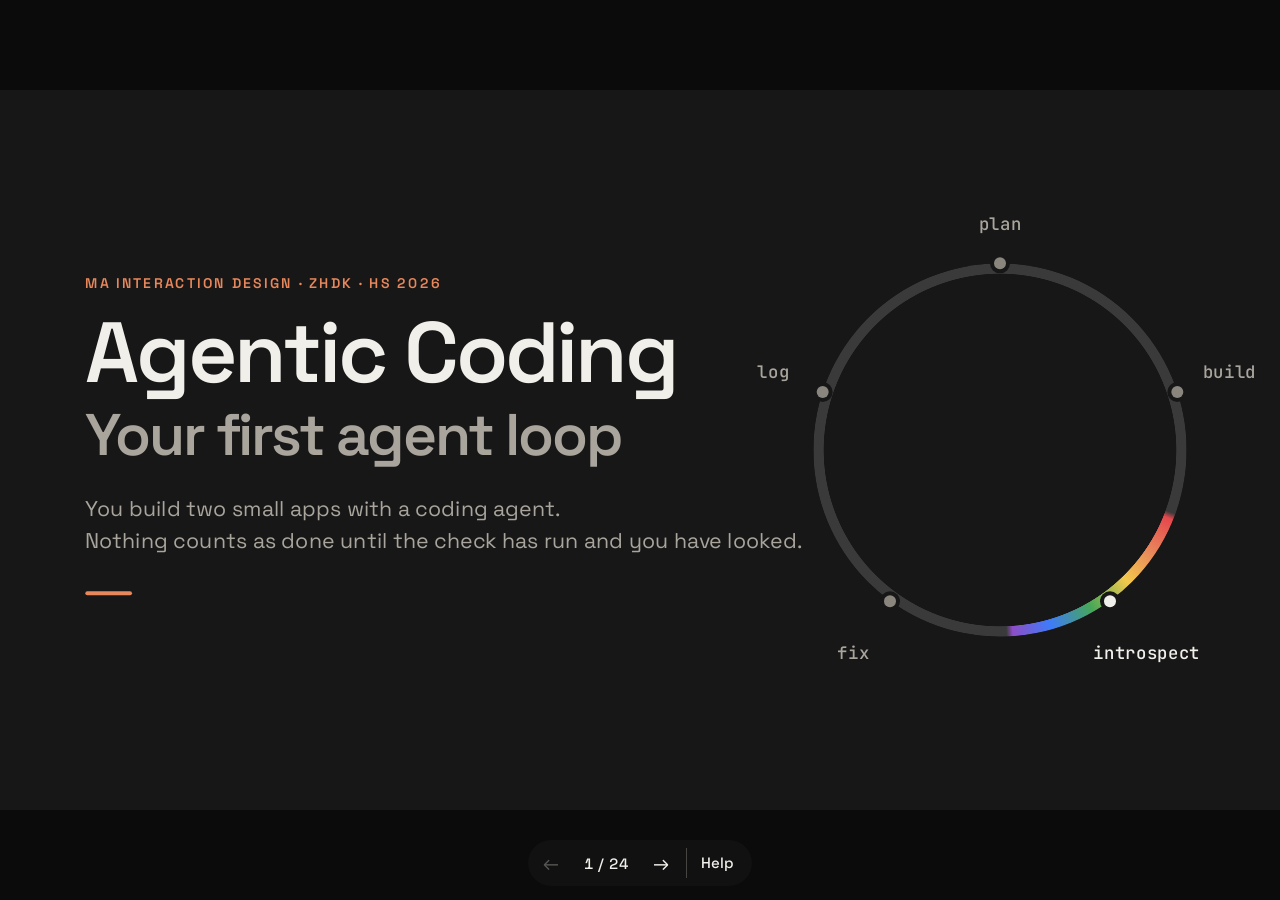
<file: slides/01-agentic-coding-basics.html>
<!doctype html>
<html lang="en">
<head>
<meta charset="utf-8" />
<meta name="viewport" content="width=device-width, initial-scale=1" />
<title>Agentic Coding · Your first agent loop</title>
<meta name="description" content="Photolipsia · ZHdK MA Interaction Design · HS 2026 · Deck 1" />
<link rel="preconnect" href="https://fonts.googleapis.com" />
<link rel="preconnect" href="https://fonts.gstatic.com" crossorigin />
<link rel="stylesheet" href="https://fonts.googleapis.com/css2?family=JetBrains+Mono:wght@400;500;600&family=Space+Grotesk:wght@400;500;600;700&display=swap" />
<style>
:root {
  --dark: #171717;
  --dark-panel: #242424;
  --coral: #e8875b;
  --paper: #f1efea;
  --ink: #1d1d1d;
  --grey: #555;
  --mute: #a9a59d;
  --panel: #e6e3dc;
  --spectrum: linear-gradient(90deg, #e5484d 0%, #e8875b 20%, #f2c94c 40%, #46a758 60%, #3e7bfa 80%, #8e4ec6 100%);
  --spectrum-text: linear-gradient(90deg, #e8875b 0%, #46a758 50%, #3e7bfa 100%);
  --sans: 'Space Grotesk', system-ui, sans-serif;
  --mono: 'JetBrains Mono', ui-monospace, Menlo, Consolas, monospace;
}

* {
  box-sizing: border-box;
}

html,
body {
  margin: 0;
  height: 100%;
  overflow: hidden;
  background: #0b0b0b;
  font-family: var(--sans);
  /* Taps change the slide at once, without waiting for a double-tap zoom. */
  touch-action: manipulation;
}

/* The deck is designed at 1920x1080 and scaled to fit the screen. Fixed, so it never makes the
   page wider than the screen: phones and tablets would widen the page and cut the slide off. */
#deck {
  position: fixed;
  left: 50%;
  top: 50%;
  width: 1920px;
  height: 1080px;
  transform: translate(-50%, -50%);
}

.slide {
  position: absolute;
  inset: 0;
  display: none;
  flex-direction: column;
  overflow: hidden;
  padding: 104px 128px 150px;
}

.slide.active {
  display: flex;
}

.light {
  background: var(--paper);
  color: var(--ink);
}

.dark {
  background: var(--dark);
  color: var(--paper);
}

.eyebrow {
  margin: 0 0 28px;
  font-size: 21px;
  font-weight: 600;
  letter-spacing: 0.16em;
  text-transform: uppercase;
}

.dark .eyebrow {
  color: var(--coral);
}

h1 {
  margin: 0;
  font-size: 140px;
  font-weight: 600;
  line-height: 0.98;
  letter-spacing: -0.035em;
}

h2 {
  margin: 0 0 52px;
  font-size: 72px;
  font-weight: 600;
  line-height: 1.04;
  letter-spacing: -0.025em;
}

h3 {
  margin: 0 0 12px;
  font-size: 32px;
  font-weight: 600;
  letter-spacing: -0.01em;
}

p {
  margin: 0 0 22px;
}

.lead {
  font-size: 48px;
  font-weight: 500;
  line-height: 1.16;
  letter-spacing: -0.015em;
}

.body p,
.body li {
  font-size: 32px;
  line-height: 1.45;
  color: var(--grey);
}

.dark .body p,
.dark .body li {
  color: var(--mute);
}

.body p.lead {
  font-size: 48px;
  line-height: 1.16;
  color: var(--ink);
}

.body ul {
  margin: 0;
  padding-left: 1.1em;
}

.body li {
  margin-bottom: 12px;
}

.small {
  font-size: 27px;
  line-height: 1.45;
  color: var(--grey);
}

.grad,
.body .grad,
.verbs .grad {
  background: var(--spectrum-text);
  -webkit-background-clip: text;
  background-clip: text;
  color: transparent;
}

strong {
  font-weight: 600;
  color: var(--ink);
}

.dark strong {
  color: var(--paper);
}

.cols {
  display: grid;
  flex: 1;
  grid-template-columns: 1fr 1fr;
  gap: 96px;
  align-items: start;
  min-height: 0;
}

.cols.wide-right {
  grid-template-columns: 0.8fr 1.2fr;
}

.cols.wide-left {
  grid-template-columns: 1.25fr 0.75fr;
}

/* Cover */
.cover {
  padding-right: 0;
}

.cover h1 {
  font-size: 128px;
}

.cover .text {
  position: relative;
  z-index: 1;
  display: flex;
  flex: 1;
  flex-direction: column;
  justify-content: center;
  width: 1080px;
}

.cover .sub {
  margin-top: 44px;
  font-size: 32px;
  line-height: 1.5;
  color: var(--mute);
}

.cover .sub p {
  margin: 0;
}

.rule {
  width: 70px;
  height: 6px;
  margin-top: 52px;
  border-radius: 3px;
  background: var(--spectrum);
}

.cover .visual {
  position: absolute;
  top: 0;
  right: 0;
  bottom: 0;
  width: 840px;
  display: flex;
  align-items: center;
  justify-content: center;
}

/* Statement */
.statement {
  justify-content: center;
}

.statement h1 {
  width: fit-content;
  font-size: 168px;
  padding-bottom: 0.08em;
}

.statement .after {
  margin-top: 48px;
  font-size: 32px;
  color: var(--mute);
}

/* Footer on content slides */
.slide footer {
  position: absolute;
  left: 0;
  right: 0;
  bottom: 0;
  display: flex;
  justify-content: space-between;
  padding: 26px 128px 40px;
  font-size: 20px;
  color: var(--grey);
}

.slide footer::before {
  content: '';
  position: absolute;
  top: 0;
  left: 0;
  right: 0;
  height: 3px;
  background: var(--spectrum);
}

.slide footer b {
  font-weight: 700;
  color: var(--ink);
}

/* Code and terminal panels */
pre {
  margin: 0;
  padding: 26px 32px;
  overflow: hidden;
  border-radius: 14px;
  background: var(--panel);
  color: #262626;
  font-family: var(--mono);
  font-size: 26px;
  line-height: 1.5;
  white-space: pre;
}

/* Code boxes never shrink: a too-full slide must show, not clip the code. */
pre {
  flex-shrink: 0;
}

pre.tight {
  font-size: 23px;
}

.dark pre {
  background: var(--dark-panel);
  color: #ebe8e1;
}

pre .c {
  color: #8a867e;
}

pre .ok {
  color: #2f8a46;
  font-weight: 600;
}

pre .bad {
  color: #c4383d;
  font-weight: 600;
}

code {
  font-family: var(--mono);
  font-size: 0.86em;
  padding: 0.05em 0.3em;
  border-radius: 6px;
  background: var(--panel);
  color: var(--ink);
}

.dark code {
  background: var(--dark-panel);
  color: var(--paper);
}

.label {
  margin: 0 0 10px;
  font-size: 20px;
  font-weight: 600;
  letter-spacing: 0.14em;
  text-transform: uppercase;
  color: var(--grey);
}

/* Jump links between slides, e.g. <a class="jump" href="#s-opencode">: deck.js finds the slide by its id. */
a.jump {
  color: inherit;
  font-weight: 600;
  text-decoration: underline;
  text-decoration-color: #e8875b;
  text-decoration-thickness: 3px;
  text-underline-offset: 6px;
}

/* Topic links (build.py): the first mention of a topic on a page links to a good source. Quieter than
   a jump link, as they sit in running text: same colour and weight, a thin dotted coral line. */
a.topic {
  color: inherit;
  text-decoration: underline dotted;
  text-decoration-color: var(--coral);
  text-decoration-thickness: 2px;
  text-underline-offset: 5px;
}

/* Code in a label keeps its spelling and the label's size. */
.label code {
  text-transform: none;
  font-size: inherit;
  letter-spacing: 0;
}

/* Short code chips don't break across lines. */
.body code,
.small code,
td code {
  white-space: nowrap;
}

/* A label inside a text block keeps its label size. */
.body p.label {
  font-size: 20px;
  line-height: 1.3;
}

.os {
  display: grid;
  grid-template-columns: 1fr 1fr;
  gap: 28px;
}

.stack > * + * {
  margin-top: 28px;
}

.prompt {
  border-left: 6px solid;
  border-image: var(--spectrum) 1;
  background: #fbfaf7;
  white-space: pre-wrap;
  font-size: 26px;
}

/* Copy buttons (deck.js): in the right padding of a block (26 px or more), so they never cover text.
   A command block gets one per line, a prompt or a file to paste one in its top right corner. */
pre[data-copy="lines"] .line {
  position: relative;
  display: block;
}

pre.prompt,
pre[data-copy="all"] {
  position: relative;
}

.copy {
  position: absolute;
  top: 50%;
  right: -25px;
  width: 24px;
  height: 24px;
  padding: 2px;
  border: 0;
  border-radius: 6px;
  background: transparent;
  color: #8a867e;
  cursor: pointer;
  transform: translateY(-50%);
}

pre.prompt > .copy,
pre[data-copy="all"] > .copy {
  top: 6px;
  right: 2px;
  transform: none;
}

.copy svg {
  display: block;
  width: 100%;
  height: 100%;
  fill: none;
  stroke: currentColor;
  stroke-width: 2;
  stroke-linecap: round;
  stroke-linejoin: round;
}

.copy:hover {
  background: rgb(0 0 0 / 7%);
  color: var(--ink);
}

.dark .copy:hover {
  background: rgb(255 255 255 / 12%);
  color: var(--paper);
}

.copy.done {
  color: #2f8a46;
}

/* Tables */
table {
  width: 100%;
  border-collapse: collapse;
  font-size: 28px;
  line-height: 1.35;
}

th,
td {
  padding: 15px 18px 15px 0;
  border-bottom: 1px solid #d3cfc6;
  text-align: left;
  vertical-align: top;
}

th {
  font-size: 19px;
  font-weight: 600;
  letter-spacing: 0.12em;
  text-transform: uppercase;
  color: var(--grey);
}

td:first-child {
  font-weight: 600;
  white-space: nowrap;
}

/* Diagram helpers */
.boxes {
  display: flex;
  gap: 22px;
  align-items: stretch;
}

.box {
  flex: 1;
  padding: 30px 30px 26px;
  border-radius: 16px;
  background: #fbfaf7;
  border: 2px solid #d3cfc6;
}

.box.hi {
  border: 3px solid transparent;
  background:
    linear-gradient(#fbfaf7, #fbfaf7) padding-box,
    var(--spectrum) border-box;
}

.box .n {
  display: block;
  margin-bottom: 14px;
  font-family: var(--mono);
  font-size: 20px;
  color: var(--grey);
}

.box h3 {
  font-size: 38px;
}

.box p {
  margin: 0;
  font-size: 25px;
  line-height: 1.4;
  color: var(--grey);
}

.arrow {
  display: flex;
  align-items: center;
  font-size: 44px;
  color: #9a968e;
}

.verbs {
  display: flex;
  gap: 40px;
  margin-top: 8px;
  font-size: 54px;
  font-weight: 600;
  letter-spacing: -0.02em;
}

.verbs span {
  color: #b9b5ad;
}

.verbs .on {
  color: var(--ink);
}

.figure img,
.figure svg {
  display: block;
  width: 100%;
  border-radius: 14px;
}

.caption {
  margin-top: 14px;
  font-size: 24px;
  color: var(--grey);
}

.nav {
  position: fixed;
  left: 50%;
  bottom: 14px;
  z-index: 10;
  display: flex;
  align-items: center;
  gap: 2px;
  padding: 4px;
  border-radius: 999px;
  background: rgb(20 20 20 / 72%);
  color: #f1efea;
  font: 500 15px var(--sans);
  transform: translateX(-50%);
  user-select: none;
}

.nav button {
  width: 38px;
  height: 38px;
  border: 0;
  border-radius: 50%;
  background: transparent;
  color: inherit;
  font: 20px var(--sans);
  cursor: pointer;
}

.nav button:hover:not(:disabled) {
  background: rgb(241 239 234 / 16%);
}

.nav button:disabled {
  opacity: 0.3;
  cursor: default;
}

.nav .count {
  min-width: 68px;
  text-align: center;
  letter-spacing: 0.04em;
  font-variant-numeric: tabular-nums;
}

/* The troubleshooting page, from every slide. deck.js ignores taps on links and on the nav. */
.nav .help {
  margin-left: 4px;
  padding: 0 14px;
  border-left: 1px solid rgb(241 239 234 / 24%);
  color: inherit;
  line-height: 30px;
  text-decoration: none;
}

.nav .help:hover {
  text-decoration: underline;
}

/* One slide per page when printing or saving as PDF. */
@page {
  size: 1920px 1080px;
  margin: 0;
}

@media print {
  html,
  body {
    height: auto;
    overflow: visible;
    background: none;
  }

  #deck {
    position: static;
    width: 1920px;
    height: auto;
    transform: none !important;
  }

  .slide {
    position: relative;
    display: flex !important;
    width: 1920px;
    height: 1080px;
    break-after: page;
  }

  .slide:last-child {
    break-after: auto;
  }

  .nav,
  .copy {
    display: none;
  }

  * {
    -webkit-print-color-adjust: exact;
    print-color-adjust: exact;
  }
}

/* Slides in this deck */
/* Deck 1 and the setup page: build.py adds this file to both. One accent colour: coral.
   The spectrum has one meaning: the check (introspect), plus the brand line in the footer. */
.slide .rule { background: var(--coral); }
pre.prompt { border-image: none; border-left: 6px solid var(--coral); }
pre.prompt.p24 { font-size: 24px; line-height: 1.48; }
/* Design decisions inside a prompt: a quiet coral underline. */
mark.dd { background: none; color: inherit; text-decoration-line: underline; text-decoration-color: var(--coral); text-decoration-thickness: 3px; text-underline-offset: 6px; text-decoration-skip-ink: none; }
/* Readable from the back. */
.slide th { font-size: 22px; }
.slide .label, .slide .body p.label { font-size: 22px; line-height: 1.3; }
.slide pre.c22 { font-size: 22px; line-height: 1.5; padding: 16px 28px; }
.slide p.s26 { font-size: 26px; line-height: 1.42; color: var(--grey); }
.slide p.s26 code, .slide p.s28 code, .slide li code { font-size: 0.9em; white-space: nowrap; }
.slide p.s28 { font-size: 28px; line-height: 1.42; color: var(--grey); }
/* A spectrum bar on the left edge: this is the check. Elements set their own padding-left. */
.check-mark { border-left: none !important; background-image: linear-gradient(180deg, #e5484d, #e8875b, #f2c94c, #46a758, #3e7bfa, #8e4ec6) !important; background-repeat: no-repeat !important; background-size: 6px 100% !important; background-position: left top !important; }
.slide .proof { margin: 0; padding: 14px 22px; border-radius: 0 12px 12px 0; background: #fbfaf7; font-size: 26px; line-height: 1.4; color: var(--grey); }
.slide .proof b { color: var(--ink); font-weight: 600; }
.slide .proof.coral { border-left: 6px solid var(--coral); }
.slide .proof.check-mark { padding-left: 28px; }
.slide .proof code { font-size: 0.9em; }
.nowrap { white-space: nowrap; }
.d1-anim { }
@media (prefers-reduced-motion: reduce) { .d1-anim, .d1-anim * { animation: none !important; } }
@media print { .d1-anim, .d1-anim * { animation: none !important; } }
/* What goes where (teacher, 26 Oct 2026). Every box on a slide says where its text goes, in a tab
   at its top left, and has its own look:
     pre.prompt                 Agent prompt              coral    type or paste it into the agent
     pre[data-copy="lines"]     Terminal                  dark     type it in your own terminal
     pre.term                   the same, without copy buttons (a command with its output)
     data-tab="Terminal · Mac" on a command block: the tab names the system too
     pre.file[data-copy="all"]  Paste into <data-file>    white    paste it into that file, save
     pre.file                   From <data-file>          white    an excerpt, to read
     pre.out                    Output                    grey     what you see: only read it
   An inline prompt in a sentence ("then type Go.") is <span class="say">Go.</span>.
   build.py adds this file last to every deck; #deck makes these rules win over a slide's own. */

#deck pre.prompt,
#deck pre.term,
#deck pre[data-copy="lines"],
#deck pre.file,
#deck pre.out {
  position: relative;
  padding-top: 32px;
}

#deck pre.prompt::before,
#deck pre.term::before,
#deck pre[data-copy="lines"]::before,
#deck pre.file::before,
#deck pre.out::before {
  position: absolute;
  top: 0;
  left: 0;
  height: 28px;
  padding: 0 14px 0 36px;
  border-radius: 0 0 12px 0;
  background-repeat: no-repeat;
  background-position: 11px center;
  background-size: 19px 19px;
  font: 600 19px/28px var(--sans);
  letter-spacing: 0.01em;
  text-indent: 0;
  white-space: nowrap;
}

/* Prompt for your agent: coral. */
#deck pre.prompt {
  border: 0;
  border-left: 6px solid var(--coral);
  border-image: none;
  background: #fcefe8;
}

#deck pre.prompt::before {
  content: "Agent prompt";
  background-color: var(--coral);
  background-image: url("data:image/svg+xml,%3Csvg xmlns='http://www.w3.org/2000/svg' viewBox='0 0 24 24' fill='none' stroke='%231d1d1d' stroke-width='2.2' stroke-linejoin='round'%3E%3Cpath d='M4 4.5h16v11.5h-9.5l-5 4v-4h-1.5z'/%3E%3C/svg%3E");
  color: var(--ink);
}

/* Command for your terminal: dark, like the terminal itself. */
#deck pre.term,
#deck pre[data-copy="lines"] {
  background: #24221f;
  color: #ece9e2;
}

#deck pre.term::before,
#deck pre[data-copy="lines"]::before {
  content: "Terminal";
  background-color: #3d3a35;
  background-image: url("data:image/svg+xml,%3Csvg xmlns='http://www.w3.org/2000/svg' viewBox='0 0 24 24' fill='none' stroke='%23e3dfd6' stroke-width='2.4' stroke-linecap='round' stroke-linejoin='round'%3E%3Cpath d='M4 6l6 6-6 6M12 18h8'/%3E%3C/svg%3E");
  color: #e3dfd6;
}

/* data-tab="Terminal · Mac" names the system too, where a slide has no room for a label line. */
#deck pre[data-copy="lines"][data-tab]::before {
  content: attr(data-tab);
}

#deck pre.term .c,
#deck pre[data-copy="lines"] .c {
  color: #a9a59d;
}

#deck pre[data-copy="lines"] .copy:hover {
  background: rgb(255 255 255 / 12%);
  color: var(--paper);
}

#deck pre[data-copy="lines"] .copy.done {
  color: #6cc17e;
}

/* Text for a file: white paper. */
#deck pre.file {
  border: 2px solid #d6d1c7;
  background: #fffdf9;
  color: #262626;
}

#deck pre.file::before {
  content: "From " attr(data-file);
  background-color: #d6d1c7;
  background-image: url("data:image/svg+xml,%3Csvg xmlns='http://www.w3.org/2000/svg' viewBox='0 0 24 24' fill='none' stroke='%231d1d1d' stroke-width='2.2' stroke-linejoin='round'%3E%3Cpath d='M6 2.5h8.5l4.5 4.5v14.5h-13z'/%3E%3Cpath d='M14 2.5v5h5'/%3E%3C/svg%3E");
  color: var(--ink);
}

#deck pre.file[data-copy="all"]::before {
  content: "Paste into " attr(data-file);
}

/* Output: only read it. */
#deck pre.out {
  background: #e4e1d9;
  color: #3a3a3a;
}

#deck pre.out::before {
  content: "Output";
  background-color: #d1cdc3;
  background-image: url("data:image/svg+xml,%3Csvg xmlns='http://www.w3.org/2000/svg' viewBox='0 0 24 24' fill='none' stroke='%23444' stroke-width='2.2' stroke-linejoin='round'%3E%3Cpath d='M2 12s3.6-6.5 10-6.5S22 12 22 12s-3.6 6.5-10 6.5S2 12 2 12z'/%3E%3Ccircle cx='12' cy='12' r='3'/%3E%3C/svg%3E");
  color: #3a3a3a;
}

/* An inline prompt inside a sentence: coral, like the prompt boxes. */
#deck .say {
  padding: 0.04em 0.35em 0.04em 1.35em;
  border-radius: 6px;
  background: #fcefe8 url("data:image/svg+xml,%3Csvg xmlns='http://www.w3.org/2000/svg' viewBox='0 0 24 24' fill='none' stroke='%23c4673d' stroke-width='2.4' stroke-linejoin='round'%3E%3Cpath d='M4 4.5h16v11.5h-9.5l-5 4v-4h-1.5z'/%3E%3C/svg%3E") no-repeat 0.3em 55% / 0.85em;
  box-shadow: inset 0 0 0 2px var(--coral);
  color: var(--ink);
  font-family: var(--mono);
  font-size: 0.86em;
  letter-spacing: 0;
  text-transform: none;
}

/* Print: the tabs and colours stay, so a printed slide says the same. */
@media print {
  #deck pre.prompt::before,
  #deck pre.term::before,
  #deck pre[data-copy="lines"]::before,
  #deck pre.file::before,
  #deck pre.out::before,
  #deck pre.term,
  #deck pre[data-copy="lines"],
  #deck pre.prompt,
  #deck pre.out,
  #deck .say {
    -webkit-print-color-adjust: exact;
    print-color-adjust: exact;
  }
}

  /* Cover ring: the loop. Only the introspect arc carries the spectrum. */
  .ring-wrap { position: relative; width: 760px; height: 760px; }
  .ring {
    position: absolute; left: 100px; top: 100px; width: 560px; height: 560px; border-radius: 50%;
    background: conic-gradient(from 0deg, #3a3a3a 0deg 110deg, #e5484d 112deg, #e8875b 124deg, #f2c94c 136deg, #46a758 150deg, #3e7bfa 164deg, #8e4ec6 176deg, #3a3a3a 178deg 360deg);
    -webkit-mask: radial-gradient(farthest-side, transparent calc(100% - 16px), #000 calc(100% - 15px));
    mask: radial-gradient(farthest-side, transparent calc(100% - 16px), #000 calc(100% - 15px));
  }
  .ring.glow {
    filter: blur(30px); opacity: 0.7;
    background: conic-gradient(from 0deg, transparent 0deg 108deg, #e5484d 114deg, #f2c94c 136deg, #3e7bfa 164deg, #8e4ec6 174deg, transparent 180deg 360deg);
  }
  .ring-dot, .ring-label { position: absolute; transform: translate(-50%, -50%); }
  .ring-dot { width: 18px; height: 18px; border-radius: 50%; background: #8a867e; box-shadow: 0 0 0 6px #171717; }
  .ring-dot.on { background: #f1efea; }
  .ring-label { font: 500 26px var(--mono); color: var(--mute); }
  .ring-label.on { color: var(--paper); }
</style>
</head>
<body>
<div id="deck">
<!-- 1 Cover -->
<section class="slide dark cover">
  <div class="text">
    <p class="eyebrow">MA Interaction Design · ZHdK · HS 2026</p>
    <h1>Agentic Coding</h1>
    <h1 style="color: var(--mute); font-size: 88px; margin-top: 18px">Your first agent loop</h1>
    <div class="sub">
      <p>You build two small apps with a coding agent.</p>
      <p>Nothing counts as done until the check has run and you have looked.</p>
    </div>
    <div class="rule"></div>
  </div>
  <div class="visual" aria-hidden="true">
    <div class="ring-wrap">
      <div class="ring glow"></div>
      <div class="ring"></div>
      <span class="ring-dot" style="left: 380px; top: 100px"></span>
      <span class="ring-dot" style="left: 646px; top: 293px"></span>
      <span class="ring-dot on" style="left: 545px; top: 607px"></span>
      <span class="ring-dot" style="left: 215px; top: 607px"></span>
      <span class="ring-dot" style="left: 114px; top: 293px"></span>
      <span class="ring-label" style="left: 380px; top: 40px">plan</span>
      <span class="ring-label" style="left: 724px; top: 262px">build</span>
      <span class="ring-label on" style="left: 600px; top: 684px">introspect</span>
      <span class="ring-label" style="left: 160px; top: 684px">fix</span>
      <span class="ring-label" style="left: 40px; top: 262px">log</span>
    </div>
  </div>
</section>

<!-- 2 Thesis -->
<section class="slide light">
  <style>
  .d1-th-body { max-width: 1480px; }
  .d1-th-body p { margin: 0 0 16px; font-size: 32px; line-height: 1.42; color: var(--grey); }
  .d1-th-body p.d1-th-first { font-size: 40px; line-height: 1.3; font-weight: 500; color: var(--ink); margin-bottom: 22px; }
  .d1-th-row { display: grid; grid-template-columns: 1fr 1fr 1fr; gap: 28px; margin-top: 38px; }
  .d1-th-card { padding: 24px 30px 26px; border-radius: 16px; background: #fbfaf7; border: 2px solid #d3cfc6; }
  .d1-th-card.d1-th-check { border: 3px solid transparent; background: linear-gradient(#fbfaf7, #fbfaf7) padding-box, var(--spectrum) border-box; }
  .d1-th-card p { margin: 0; }
  .d1-th-who { font-size: 22px; font-weight: 600; letter-spacing: 0.14em; text-transform: uppercase; color: var(--grey); }
  .d1-th-file { margin-top: 12px !important; font: 600 28px var(--mono); color: var(--ink); }
  .d1-th-what { margin-top: 8px !important; font-size: 28px; line-height: 1.38; color: var(--grey); }
  </style>
  <p class="eyebrow">Why we work this way</p>
  <h2>The agent writes. You decide.<br />The check shows what happened.</h2>
  <div class="d1-th-body">
    <p class="d1-th-first">An agent writes code fast. It can also be wrong in ways that look right.</p>
    <p>In our test, a 3D training set the agent made in <a class="topic" href="https://www.blender.org/" target="_blank" rel="noopener">Blender</a> came out upside down. No check caught it: we saw it by looking.</p>
    <p>So nothing counts as done until the check has run and you have looked.</p>
  </div>
  <div class="d1-th-row">
    <div class="d1-th-card"><p class="d1-th-who">The agent writes</p><p class="d1-th-file">src/ · tests/</p><p class="d1-th-what">code and tests, in small steps</p></div>
    <div class="d1-th-card"><p class="d1-th-who">You decide</p><p class="d1-th-file">ai/strategy.md</p><p class="d1-th-what">the goal, the plan, <span class="nowrap">when to say “go”</span></p></div>
    <div class="d1-th-card d1-th-check"><p class="d1-th-who">The check shows</p><p class="d1-th-file">npm run check</p><p class="d1-th-what">a report and a screenshot, <span class="nowrap">every step</span></p></div>
  </div>
  <footer><b>Photolipsia</b><span>ZHdK · MA Interaction Design · HS 2026</span></footer>
</section>

<!-- 3 What an agent is: the model proposes, the agent runs it -->
<section class="slide light">
  <style>
  .d1-ag-lead { margin: -14px 0 22px; font-size: 30px; line-height: 1.4; color: var(--grey); }
  .d1-ag { width: 1431px; margin: 0 auto; }
  .d1-ag svg { display: block; width: 100%; height: auto; overflow: visible; }
  .d1-ag text { font-family: var(--sans); text-anchor: middle; }
  .d1-ag-card { fill: #fbfaf7; stroke: #d3cfc6; stroke-width: 2; }
  .d1-ag-h { font-size: 50px; font-weight: 600; fill: var(--ink); }
  .d1-ag-big { font-size: 46px; font-weight: 600; fill: var(--ink); letter-spacing: -0.02em; }
  .d1-ag-cap { font-size: 26px; font-weight: 600; letter-spacing: 0.14em; fill: var(--grey); }
  .d1-ag-sub { font-size: 28px; fill: var(--grey); }
  .d1-ag-code { font-family: var(--mono) !important; font-size: 30px; font-weight: 600; fill: var(--ink); }
  .d1-ag-on-dark { fill: var(--paper); }
  .d1-ag-mute { fill: var(--mute); }
  .d1-ag-mname { font-size: 34px; font-weight: 600; fill: var(--paper); }
  .d1-ag-macct { font-size: 26px; fill: var(--mute); }
  .d1-ag-line { fill: none; stroke: #9a968e; stroke-width: 3; }
  .d1-ag-lbl { font-size: 28px; fill: var(--grey); }
  .d1-ag-pk { fill: none; stroke-width: 20; stroke-linecap: round; stroke-dasharray: 0 200; opacity: 0; }
  .d1-ag-lit { opacity: 0; fill: none; stroke: #e8875b; }
  @keyframes d1-ag-pk1 { 0%, 2% { stroke-dashoffset: 0; opacity: 0; } 2.5% { stroke-dashoffset: 0; opacity: 1; animation-timing-function: ease-in-out; } 11.5% { stroke-dashoffset: -100; opacity: 1; } 13%, 100% { stroke-dashoffset: -100; opacity: 0; } }
  @keyframes d1-ag-pk2 { 0%, 15.4% { stroke-dashoffset: 0; opacity: 0; } 15.8% { stroke-dashoffset: 0; opacity: 1; animation-timing-function: ease-in-out; } 25% { stroke-dashoffset: -100; opacity: 1; } 26.5%, 100% { stroke-dashoffset: -100; opacity: 0; } }
  @keyframes d1-ag-pk3 { 0%, 29.6% { stroke-dashoffset: 0; opacity: 0; } 30% { stroke-dashoffset: 0; opacity: 1; animation-timing-function: ease-in-out; } 39% { stroke-dashoffset: -100; opacity: 1; } 40.5%, 100% { stroke-dashoffset: -100; opacity: 0; } }
  @keyframes d1-ag-pk4 { 0%, 42.9% { stroke-dashoffset: 0; opacity: 0; } 43.3% { stroke-dashoffset: 0; opacity: 1; animation-timing-function: ease-in-out; } 50.8% { stroke-dashoffset: -100; opacity: 1; } 52.5%, 100% { stroke-dashoffset: -100; opacity: 0; } }
  @keyframes d1-ag-pk5 { 0%, 57.9% { stroke-dashoffset: 0; opacity: 0; } 58.3% { stroke-dashoffset: 0; opacity: 1; animation-timing-function: ease-in-out; } 65.8% { stroke-dashoffset: -100; opacity: 1; } 67.5%, 100% { stroke-dashoffset: -100; opacity: 0; } }
  @keyframes d1-ag-pk6 { 0%, 71.2% { stroke-dashoffset: 0; opacity: 0; } 71.7% { stroke-dashoffset: 0; opacity: 1; animation-timing-function: ease-in-out; } 80.8% { stroke-dashoffset: -100; opacity: 1; } 82.5%, 100% { stroke-dashoffset: -100; opacity: 0; } }
  .d1-ag-p1 { animation: d1-ag-pk1 12s linear infinite; }
  .d1-ag-p2 { animation: d1-ag-pk2 12s linear infinite; }
  .d1-ag-p3 { animation: d1-ag-pk3 12s linear infinite; }
  .d1-ag-p4 { animation: d1-ag-pk4 12s linear infinite; }
  .d1-ag-p5 { animation: d1-ag-pk5 12s linear infinite; }
  .d1-ag-p6 { animation: d1-ag-pk6 12s linear infinite; }
  @keyframes d1-ag-you { 0% { opacity: 0; } 1% { opacity: 1; } 7.5% { opacity: 1; } 10% { opacity: 0; } 78% { opacity: 0; } 80.8% { opacity: 1; } 93% { opacity: 1; } 96%, 100% { opacity: 0; } }
  @keyframes d1-ag-agent { 0%, 9% { opacity: 0; } 11.7% { opacity: 1; } 16.7% { opacity: 1; } 19.2% { opacity: 0; } 36.7% { opacity: 0; } 39.2% { opacity: 1; } 44.2% { opacity: 1; } 46.7% { opacity: 0; } 63.3% { opacity: 0; } 65.8% { opacity: 1; } 71.7% { opacity: 1; } 74.2%, 100% { opacity: 0; } }
  @keyframes d1-ag-model { 0%, 22.5% { opacity: 0; } 25% { opacity: 1; } 30.8% { opacity: 1; } 33.3%, 100% { opacity: 0; } }
  @keyframes d1-ag-tools { 0%, 48.3% { opacity: 0; } 50.8% { opacity: 1; } 58.3% { opacity: 1; } 60.8%, 100% { opacity: 0; } }
  .d1-ag-l-you { animation: d1-ag-you 12s linear infinite; }
  .d1-ag-l-agent { animation: d1-ag-agent 12s linear infinite; }
  .d1-ag-l-model { animation: d1-ag-model 12s linear infinite; }
  .d1-ag-l-tools { animation: d1-ag-tools 12s linear infinite; }
  </style>
  <p class="eyebrow">What an agent is</p>
  <h2>The model proposes.<br />The agent runs it on your laptop.</h2>
  <p class="d1-ag-lead">A chat answers. An agent opens your files, edits code, runs commands and reads what comes back.</p>
  <div class="d1-ag d1-anim">
    <svg viewBox="0 0 1664 570" role="img" aria-label="You type a prompt. The agent on your laptop, OpenCode, Claude Code or Codex, sends your prompt and the files it read to the model and gets the next step back. The model depends on your account: GLM-5.3 Flash via OpenRouter with the course key, Claude with your Claude plan, GPT with your ChatGPT plan. The agent uses tools on your laptop: files, terminal, and a hidden browser through npm run check. Then it shows you the result. This repeats until the step is done.">
      <defs>
        <marker id="d1-ag-arr" viewBox="0 0 12 12" refX="10" refY="6" markerWidth="18" markerHeight="18" markerUnits="userSpaceOnUse" orient="auto-start-reverse"><path d="M2 1.5 L10 6 L2 10.5" fill="none" stroke="#9a968e" stroke-width="2" stroke-linecap="round" stroke-linejoin="round" /></marker>
      </defs>
      <path class="d1-ag-line" d="M280 115 H500" marker-end="url(#d1-ag-arr)" />
      <path class="d1-ag-line" d="M500 185 H280" marker-end="url(#d1-ag-arr)" />
      <path class="d1-ag-line" d="M1020 115 H1264" marker-end="url(#d1-ag-arr)" />
      <path class="d1-ag-line" d="M1264 185 H1020" marker-end="url(#d1-ag-arr)" />
      <path class="d1-ag-line" d="M610 274 L450 416" marker-start="url(#d1-ag-arr)" marker-end="url(#d1-ag-arr)" />
      <path class="d1-ag-line" d="M760 274 V416" marker-start="url(#d1-ag-arr)" marker-end="url(#d1-ag-arr)" />
      <path class="d1-ag-line" d="M910 274 L1070 416" marker-start="url(#d1-ag-arr)" marker-end="url(#d1-ag-arr)" />
      <text x="390" y="95" class="d1-ag-lbl">prompt</text>
      <text x="390" y="228" class="d1-ag-lbl">result</text>
      <text x="1142" y="62" class="d1-ag-lbl">your prompt and</text>
      <text x="1142" y="97" class="d1-ag-lbl">the files it read</text>
      <text x="1142" y="228" class="d1-ag-lbl">the next step</text>
      <path class="d1-ag-pk d1-ag-p1" pathLength="100" d="M280 115 H500" stroke="#e8875b" />
      <path class="d1-ag-pk d1-ag-p2" pathLength="100" d="M1020 115 H1264" stroke="#e8875b" />
      <path class="d1-ag-pk d1-ag-p3" pathLength="100" d="M1264 185 H1020" stroke="#8a867e" />
      <path class="d1-ag-pk d1-ag-p4" pathLength="100" d="M610 274 L450 416" stroke="#e8875b" />
      <path class="d1-ag-pk d1-ag-p4" pathLength="100" d="M760 274 V416" stroke="#e8875b" />
      <path class="d1-ag-pk d1-ag-p4" pathLength="100" d="M910 274 L1070 416" stroke="#e8875b" />
      <path class="d1-ag-pk d1-ag-p5" pathLength="100" d="M450 416 L610 274" stroke="#8a867e" />
      <path class="d1-ag-pk d1-ag-p5" pathLength="100" d="M760 416 V274" stroke="#8a867e" />
      <path class="d1-ag-pk d1-ag-p5" pathLength="100" d="M1070 416 L910 274" stroke="#8a867e" />
      <path class="d1-ag-pk d1-ag-p6" pathLength="100" d="M500 185 H280" stroke="#e8875b" />
      <!-- you -->
      <rect x="0" y="60" width="260" height="180" rx="18" class="d1-ag-card" />
      <text x="130" y="148" class="d1-ag-h">You</text>
      <text x="130" y="192" class="d1-ag-sub">the designer</text>
      <rect x="0" y="60" width="260" height="180" rx="18" class="d1-ag-lit d1-ag-l-you" stroke-width="4" />
      <!-- agent: one of three tools -->
      <rect x="520" y="30" width="480" height="240" rx="18" fill="#fbfaf7" stroke="#e8875b" stroke-width="3" />
      <text x="760" y="80" class="d1-ag-cap">AGENT</text>
      <text x="760" y="136" class="d1-ag-big">OpenCode</text>
      <text x="760" y="188" class="d1-ag-big" style="font-size: 38px">Claude Code · Codex</text>
      <text x="760" y="240" class="d1-ag-sub">on your laptop</text>
      <rect x="520" y="30" width="480" height="240" rx="18" class="d1-ag-lit d1-ag-l-agent" stroke-width="7" />
      <!-- model: depends on the account -->
      <rect x="1284" y="30" width="380" height="380" rx="18" fill="#171717" />
      <text x="1474" y="80" class="d1-ag-cap d1-ag-mute">MODEL</text>
      <text x="1474" y="116" class="d1-ag-macct">depends on your account</text>
      <path d="M1314 140 H1634" stroke="#3a3a3a" stroke-width="2" />
      <text x="1474" y="190" class="d1-ag-mname">GLM-5.3 Flash</text>
      <text x="1474" y="224" class="d1-ag-macct">course key, OpenRouter</text>
      <text x="1474" y="280" class="d1-ag-mname">Claude</text>
      <text x="1474" y="314" class="d1-ag-macct">your Claude plan</text>
      <text x="1474" y="364" class="d1-ag-mname">GPT</text>
      <text x="1474" y="398" class="d1-ag-macct">your ChatGPT plan</text>
      <rect x="1284" y="30" width="380" height="380" rx="18" class="d1-ag-lit d1-ag-l-model" stroke-width="5" />
      <!-- tools -->
      <rect x="290" y="420" width="290" height="140" rx="16" class="d1-ag-card" />
      <text x="435" y="480" class="d1-ag-code">files</text><text x="435" y="526" class="d1-ag-sub">read · write</text>
      <rect x="615" y="420" width="290" height="140" rx="16" class="d1-ag-card" />
      <text x="760" y="480" class="d1-ag-code">terminal</text><text x="760" y="526" class="d1-ag-sub">runs commands</text>
      <rect x="940" y="420" width="290" height="140" rx="16" class="d1-ag-card" />
      <text x="1085" y="480" class="d1-ag-code">hidden browser</text><text x="1085" y="526" class="d1-ag-sub">npm run check</text>
      <g class="d1-ag-l-tools" style="opacity: 0"><rect x="290" y="420" width="290" height="140" rx="16" fill="none" stroke="#e8875b" stroke-width="4" /><rect x="615" y="420" width="290" height="140" rx="16" fill="none" stroke="#e8875b" stroke-width="4" /><rect x="940" y="420" width="290" height="140" rx="16" fill="none" stroke="#e8875b" stroke-width="4" /></g>
      <!-- the loop repeats -->
      <path d="M1338 482 A28 28 0 1 1 1310 510" class="d1-ag-line" marker-end="url(#d1-ag-arr)" />
      <text x="1384" y="498" class="d1-ag-sub" style="text-anchor: start">repeats until</text>
      <text x="1384" y="534" class="d1-ag-sub" style="text-anchor: start">the step is done</text>
    </svg>
  </div>
  <footer><b>Photolipsia</b><span>ZHdK · MA Interaction Design · HS 2026</span></footer>
</section>

<!-- 3b Pick your tool and account -->
<section class="slide light">
  <style>
  .d1-pk-lead { margin: -18px 0 26px; font-size: 30px; line-height: 1.4; color: var(--grey); }
  .d1-pk svg { display: block; width: 100%; height: auto; overflow: visible; }
  .d1-pk text { font-family: var(--sans); text-anchor: middle; }
  .d1-pk-head { font-size: 22px; font-weight: 600; letter-spacing: 0.14em; fill: var(--grey); }
  .d1-pk-acct { fill: #fbfaf7; stroke: #d3cfc6; stroke-width: 2; }
  .d1-pk-tool { fill: #fbfaf7; stroke: #e8875b; stroke-width: 3; }
  .d1-pk-h { font-size: 38px; font-weight: 600; fill: var(--ink); }
  .d1-pk-sub { font-size: 26px; fill: var(--grey); }
  .d1-pk-mh { font-size: 36px; font-weight: 600; fill: var(--paper); }
  .d1-pk-msub { font-size: 26px; fill: var(--mute); }
  .d1-pk-line { fill: none; stroke: #9a968e; stroke-width: 3; }
  .d1-pk-pk { fill: none; stroke: #e8875b; stroke-width: 18; stroke-linecap: round; stroke-dasharray: 0 200; opacity: 0; }
  .d1-pk-lit { fill: none; stroke: #e8875b; stroke-width: 5; opacity: 0; }
  @keyframes d1-pk-go { 0% { stroke-dashoffset: 0; opacity: 0; } 1% { stroke-dashoffset: 0; opacity: 1; animation-timing-function: ease-in-out; } 10% { stroke-dashoffset: -100; opacity: 1; } 12%, 100% { stroke-dashoffset: -100; opacity: 0; } }
  @keyframes d1-pk-row { 0% { opacity: 0; } 3%, 27% { opacity: 1; } 32%, 100% { opacity: 0; } }
  .d1-pk-pk { animation: d1-pk-go 9s linear infinite; }
  .d1-pk-lit { animation: d1-pk-row 9s ease-in-out infinite; }
  .d1-pk-r1b { animation-delay: 0.9s; }
  .d1-pk-r2a, .d1-pk-r2 { animation-delay: 3s; }
  .d1-pk-r2b { animation-delay: 3.9s; }
  .d1-pk-r3a, .d1-pk-r3 { animation-delay: 6s; }
  .d1-pk-r3b { animation-delay: 6.9s; }
  .d1-pk-note { margin: 26px 0 0; font-size: 28px; line-height: 1.42; color: var(--grey); }
  .d1-pk-note code { font-size: 0.9em; }
  .d1-pk-same { margin: 14px 0 0; font-size: 34px; line-height: 1.3; font-weight: 600; color: var(--ink); }
  </style>
  <p class="eyebrow">Your setup</p>
  <h2>Pick your tool and account.</h2>
  <p class="d1-pk-lead">Most of you have no plan: use the course key with <a class="topic" href="https://opencode.ai/docs/" target="_blank" rel="noopener">OpenCode</a>. We ran every example with it.</p>
  <div class="d1-pk d1-anim">
    <svg viewBox="0 0 1664 452" role="img" aria-label="No plan, most of you: the course key, with OpenCode, model GLM-5.3 Flash via OpenRouter. A Claude plan, Pro, Max, Team or Enterprise: Claude Code, signed in with your plan, model Claude by Anthropic. A ChatGPT plan, Plus or higher: Codex, signed in with ChatGPT, model GPT by OpenAI.">
      <defs>
        <marker id="d1-pk-arr" viewBox="0 0 12 12" refX="10" refY="6" markerWidth="18" markerHeight="18" markerUnits="userSpaceOnUse" orient="auto"><path d="M2 1.5 L10 6 L2 10.5" fill="none" stroke="#9a968e" stroke-width="2" stroke-linecap="round" stroke-linejoin="round" /></marker>
      </defs>
      <text x="235" y="22" class="d1-pk-head">YOUR ACCOUNT</text>
      <text x="830" y="22" class="d1-pk-head">YOUR TOOL</text>
      <text x="1427" y="22" class="d1-pk-head">THE MODEL</text>
      <!-- arrows -->
      <path class="d1-pk-line" d="M480 101 H578" marker-end="url(#d1-pk-arr)" />
      <path class="d1-pk-line" d="M1080 101 H1178" marker-end="url(#d1-pk-arr)" />
      <path class="d1-pk-line" d="M480 241 H578" marker-end="url(#d1-pk-arr)" />
      <path class="d1-pk-line" d="M1080 241 H1178" marker-end="url(#d1-pk-arr)" />
      <path class="d1-pk-line" d="M480 381 H578" marker-end="url(#d1-pk-arr)" />
      <path class="d1-pk-line" d="M1080 381 H1178" marker-end="url(#d1-pk-arr)" />
      <path class="d1-pk-pk" pathLength="100" d="M480 101 H576" />
      <path class="d1-pk-pk d1-pk-r1b" pathLength="100" d="M1080 101 H1176" />
      <path class="d1-pk-pk d1-pk-r2a" pathLength="100" d="M480 241 H576" />
      <path class="d1-pk-pk d1-pk-r2b" pathLength="100" d="M1080 241 H1176" />
      <path class="d1-pk-pk d1-pk-r3a" pathLength="100" d="M480 381 H576" />
      <path class="d1-pk-pk d1-pk-r3b" pathLength="100" d="M1080 381 H1176" />
      <!-- row 1: no plan, the course key, OpenCode -->
      <rect x="0" y="42" width="470" height="118" rx="16" class="d1-pk-acct" />
      <text x="235" y="94" class="d1-pk-h">No plan</text>
      <text x="235" y="134" class="d1-pk-sub">most of you · the course key</text>
      <rect x="590" y="42" width="480" height="118" rx="16" class="d1-pk-tool" />
      <text x="830" y="94" class="d1-pk-h">OpenCode</text>
      <text x="830" y="134" class="d1-pk-sub">with the course key</text>
      <rect x="1190" y="42" width="474" height="118" rx="16" fill="#171717" />
      <text x="1427" y="94" class="d1-pk-mh">GLM-5.3 Flash</text>
      <text x="1427" y="134" class="d1-pk-msub">via OpenRouter</text>
      <g class="d1-pk-lit"><rect x="0" y="42" width="470" height="118" rx="16" /><rect x="590" y="42" width="480" height="118" rx="16" /><rect x="1190" y="42" width="474" height="118" rx="16" /></g>
      <!-- row 2: Claude plan, Claude Code -->
      <rect x="0" y="182" width="470" height="118" rx="16" class="d1-pk-acct" />
      <text x="235" y="234" class="d1-pk-h">Claude plan</text>
      <text x="235" y="274" class="d1-pk-sub">Pro, Max, Team or Enterprise</text>
      <rect x="590" y="182" width="480" height="118" rx="16" class="d1-pk-tool" />
      <text x="830" y="234" class="d1-pk-h">Claude Code</text>
      <text x="830" y="274" class="d1-pk-sub">signed in with your plan</text>
      <rect x="1190" y="182" width="474" height="118" rx="16" fill="#171717" />
      <text x="1427" y="234" class="d1-pk-mh">Claude</text>
      <text x="1427" y="274" class="d1-pk-msub">by Anthropic</text>
      <g class="d1-pk-lit d1-pk-r2"><rect x="0" y="182" width="470" height="118" rx="16" /><rect x="590" y="182" width="480" height="118" rx="16" /><rect x="1190" y="182" width="474" height="118" rx="16" /></g>
      <!-- row 3: ChatGPT plan, Codex -->
      <rect x="0" y="322" width="470" height="118" rx="16" class="d1-pk-acct" />
      <text x="235" y="374" class="d1-pk-h">ChatGPT plan</text>
      <text x="235" y="414" class="d1-pk-sub">Plus or higher</text>
      <rect x="590" y="322" width="480" height="118" rx="16" class="d1-pk-tool" />
      <text x="830" y="374" class="d1-pk-h">Codex</text>
      <text x="830" y="414" class="d1-pk-sub">signed in with ChatGPT</text>
      <rect x="1190" y="322" width="474" height="118" rx="16" fill="#171717" />
      <text x="1427" y="374" class="d1-pk-mh">GPT</text>
      <text x="1427" y="414" class="d1-pk-msub">by OpenAI</text>
      <g class="d1-pk-lit d1-pk-r3"><rect x="0" y="322" width="470" height="118" rx="16" /><rect x="590" y="322" width="480" height="118" rx="16" /><rect x="1190" y="322" width="474" height="118" rx="16" /></g>
    </svg>
  </div>
  <p class="d1-pk-note"><a class="topic" href="https://code.claude.com/docs/en/overview" target="_blank" rel="noopener">Claude Code</a> and <a class="topic" href="https://developers.openai.com/codex/cli" target="_blank" rel="noopener">Codex</a> can also run on the course key. Jump to the setup: <a class="jump" href="00-setup.html#s-opencode">OpenCode</a> · <a class="jump" href="00-setup.html#s-claude">Claude Code</a> · <a class="jump" href="00-setup.html#s-codex">Codex</a></p>
  <p class="d1-pk-same">Whatever you pick, the loop and the files are the same.</p>
  <footer><b>Photolipsia</b><span>ZHdK · MA Interaction Design · HS 2026</span></footer>
</section>

<!-- 4 What leaves your laptop -->
<section class="slide light">
  <style>
  .d1-pv-lead { margin: -16px 0 28px; font-size: 30px; line-height: 1.4; color: var(--grey); }
  .d1-pv-lead b { color: var(--ink); font-weight: 600; }
  .d1-pv { display: grid; grid-template-columns: 1fr 1fr 1fr; gap: 28px; align-items: stretch; }
  .d1-pv-card { display: flex; flex-direction: column; padding: 22px 26px 24px; border-radius: 16px; background: #fbfaf7; border: 2px solid #d3cfc6; }
  .d1-pv-card.d1-pv-main { border: 3px solid #e8875b; }
  .d1-pv-card p { margin: 0; }
  .d1-pv-acct { font-size: 22px; font-weight: 600; letter-spacing: 0.14em; text-transform: uppercase; color: var(--grey); }
  .d1-pv-path { display: block; width: 100%; height: auto; margin: 12px 0 10px; overflow: visible; }
  .d1-pv-path text { font-family: var(--sans); font-size: 32px; font-weight: 600; fill: var(--ink); }
  .d1-pv-t { font-size: 26px; line-height: 1.4; color: var(--grey); }
  .d1-pv-sw { display: flex; gap: 14px; align-items: flex-start; margin-top: auto !important; padding-top: 18px; font-size: 26px; line-height: 1.38; color: var(--grey); }
  .d1-pv-sw svg { flex: none; width: 52px; height: 30px; margin-top: 3px; }
  .d1-pv-sw b { color: var(--ink); font-weight: 600; }
  .d1-pv-pk { fill: none; stroke: #e8875b; stroke-width: 16; stroke-linecap: round; stroke-dasharray: 0 200; opacity: 0; animation: d1-pv-go 6s linear infinite; }
  @keyframes d1-pv-go { 0% { stroke-dashoffset: 0; opacity: 0; } 2% { stroke-dashoffset: 0; opacity: 1; animation-timing-function: ease-in-out; } 22% { stroke-dashoffset: -100; opacity: 1; } 26%, 100% { stroke-dashoffset: -100; opacity: 0; } }
  .d1-pv-d2 { animation-delay: 1.4s; }
  .d1-pv-d3 { animation-delay: 2.8s; }
  .d1-pv-end { margin-top: 26px; font-size: 30px; line-height: 1.4; color: var(--grey); }
  .d1-pv-end b { color: var(--ink); font-weight: 600; }
  </style>
  <p class="eyebrow">Privacy</p>
  <h2>What leaves your laptop.</h2>
  <p class="d1-pv-lead">Your prompts, the files the agent opens, command output, screenshots. <b>Your splat files are kept away from the agent; pictures of them are not.</b></p>
  <div class="d1-pv d1-anim">
    <div class="d1-pv-card d1-pv-main">
      <p class="d1-pv-acct">The course key</p>
      <svg class="d1-pv-path" viewBox="0 0 484 60" role="img" aria-label="From your laptop to OpenRouter, USA">
        <rect x="2" y="10" width="44" height="30" rx="4" fill="none" stroke="#1d1d1d" stroke-width="3" /><path d="M0 46 H48" stroke="#1d1d1d" stroke-width="4" stroke-linecap="round" />
        <path d="M62 28 H148" fill="none" stroke="#9a968e" stroke-width="3" /><path d="M140 20 L150 28 L140 36" fill="none" stroke="#9a968e" stroke-width="3" stroke-linecap="round" stroke-linejoin="round" />
        <path class="d1-pv-pk" pathLength="100" d="M62 28 H146" />
        <text x="166" y="40">OpenRouter, USA</text>
      </svg>
      <p class="d1-pv-t">Then to a company running GLM, picked by price, not country. <a class="topic" href="https://openrouter.ai/docs/quickstart" target="_blank" rel="noopener">OpenRouter</a> keeps no content by default; a few companies keep prompts a while <span class="nowrap">(one says 30 days).</span></p>
      <p class="d1-pv-sw"><svg viewBox="0 0 52 30" aria-hidden="true"><rect x="1" y="1" width="50" height="28" rx="14" fill="#e6e3dc" stroke="#9a968e" stroke-width="2" /><circle cx="15" cy="15" r="9" fill="#fbfaf7" stroke="#9a968e" stroke-width="2" /></svg><span><b>Nothing to switch:</b> all say they don't train on it.</span></p>
    </div>
    <div class="d1-pv-card">
      <p class="d1-pv-acct">Your Claude plan</p>
      <svg class="d1-pv-path" viewBox="0 0 484 60" role="img" aria-label="From your laptop to Anthropic, USA">
        <rect x="2" y="10" width="44" height="30" rx="4" fill="none" stroke="#1d1d1d" stroke-width="3" /><path d="M0 46 H48" stroke="#1d1d1d" stroke-width="4" stroke-linecap="round" />
        <path d="M62 28 H148" fill="none" stroke="#9a968e" stroke-width="3" /><path d="M140 20 L150 28 L140 36" fill="none" stroke="#9a968e" stroke-width="3" stroke-linecap="round" stroke-linejoin="round" />
        <path class="d1-pv-pk d1-pv-d2" pathLength="100" d="M62 28 H146" />
        <text x="166" y="40">Anthropic, USA</text>
      </svg>
      <p class="d1-pv-t">Pro and Max: with “Help improve Claude” on, Anthropic trains on your chats and Claude Code sessions and keeps them 5 years. Off: 30 days.</p>
      <p class="d1-pv-sw"><svg viewBox="0 0 52 30" aria-hidden="true"><rect x="1" y="1" width="50" height="28" rx="14" fill="#e6e3dc" stroke="#9a968e" stroke-width="2" /><circle cx="15" cy="15" r="9" fill="#fbfaf7" stroke="#9a968e" stroke-width="2" /></svg><span><b>Turn it off:</b><br /><span class="nowrap"><a class="jump" href="https://claude.ai/" target="_blank" rel="noopener">claude.ai</a> → Settings → Privacy</span></span></p>
    </div>
    <div class="d1-pv-card">
      <p class="d1-pv-acct">Your ChatGPT plan</p>
      <svg class="d1-pv-path" viewBox="0 0 484 60" role="img" aria-label="From your laptop to OpenAI, USA">
        <rect x="2" y="10" width="44" height="30" rx="4" fill="none" stroke="#1d1d1d" stroke-width="3" /><path d="M0 46 H48" stroke="#1d1d1d" stroke-width="4" stroke-linecap="round" />
        <path d="M62 28 H148" fill="none" stroke="#9a968e" stroke-width="3" /><path d="M140 20 L150 28 L140 36" fill="none" stroke="#9a968e" stroke-width="3" stroke-linecap="round" stroke-linejoin="round" />
        <path class="d1-pv-pk d1-pv-d3" pathLength="100" d="M62 28 H146" />
        <text x="166" y="40">OpenAI, USA</text>
      </svg>
      <p class="d1-pv-t">Plus and Pro: ChatGPT and Codex content may be used for training.</p>
      <p class="d1-pv-sw"><svg viewBox="0 0 52 30" aria-hidden="true"><rect x="1" y="1" width="50" height="28" rx="14" fill="#e6e3dc" stroke="#9a968e" stroke-width="2" /><circle cx="15" cy="15" r="9" fill="#fbfaf7" stroke="#9a968e" stroke-width="2" /></svg><span><b>Turn it off:</b><br /><a class="jump" href="https://chatgpt.com/" target="_blank" rel="noopener">chatgpt.com</a>&nbsp;→ Settings&nbsp;→ Data&nbsp;controls&nbsp;→ “Improve the model <span class="nowrap">for everyone”</span></span></p>
    </div>
  </div>
  <p class="d1-pv-end"><b>Never give the agent passwords, keys or other people's data.</b> <a class="jump" href="https://github.com/xohm/photolipsia-agentic-kit/blob/main/docs/student-setup.md#where-your-prompts-go-who-sees-them" target="_blank" rel="noopener">Sources</a></p>
  <footer><b>Photolipsia</b><span>ZHdK · MA Interaction Design · HS 2026</span></footer>
</section>

<!-- 5 Four ways an agent fails, four fixes -->
<section class="slide light">
  <style>
  .d1-ff { display: grid; grid-template-columns: 1.12fr 1fr 0.8fr; column-gap: 40px; }
  .d1-ff > p { margin: 0; padding: 20px 0; border-bottom: 1px solid #d3cfc6; }
  .d1-ff .d1-ff-h { padding: 0 0 12px; font-size: 22px; font-weight: 600; letter-spacing: 0.14em; text-transform: uppercase; color: var(--grey); }
  .d1-ff-fail { font-size: 32px; line-height: 1.3; font-weight: 500; color: var(--ink); }
  .d1-ff-fix { padding-left: 24px !important; border-left: 6px solid #d3cfc6; background: #fbfaf7; }
  .d1-ff-fix code { display: block; padding: 0; background: none; font-size: 29px; font-weight: 600; }
  .d1-ff-fix span { display: block; margin-top: 4px; font-size: 25px; line-height: 1.3; color: var(--grey); }
  .d1-ff-fix.check-mark { padding-left: 30px !important; }
  .d1-ff-proof { font-size: 27px; line-height: 1.35; color: var(--grey); }
  .d1-ff-proof b { color: var(--ink); font-weight: 600; }
  </style>
  <p class="eyebrow">The skeleton</p>
  <h2>Four ways an agent fails. Four fixes.</h2>
  <div class="d1-ff">
    <p class="d1-ff-h">The agent…</p><p class="d1-ff-h">The fix, a plain file</p><p class="d1-ff-h">You test it in</p>
    <p class="d1-ff-fail">forgets. Every session starts empty.</p>
    <p class="d1-ff-fix"><code>ai/strategy.md</code><span>memory you can read</span></p>
    <p class="d1-ff-proof"><b>Prompt 6:</b> quit, start fresh</p>
    <p class="d1-ff-fail">drifts: skips the plan, takes big steps.</p>
    <p class="d1-ff-fix"><a class="topic" href="https://agents.md/" target="_blank" rel="noopener"><code>AGENTS.md</code></a><span>rules, read by every tool</span></p>
    <p class="d1-ff-proof"><b>Prompt 6:</b> add your own rule</p>
    <p class="d1-ff-fail">reads what it shouldn't: keys, thousands of library files.</p>
    <p class="d1-ff-fix"><code>.ignore + deny rules</code><span>hidden from search, blocked from opening</span></p>
    <p class="d1-ff-proof"><b>Example 2:</b> try the boundaries</p>
    <p class="d1-ff-fail">says “done” when it isn't.</p>
    <p class="d1-ff-fix check-mark"><code>npm run check</code><span>opens the page: a report, a screenshot</span></p>
    <p class="d1-ff-proof"><b>Prompt 4:</b> break it on purpose</p>
  </div>
  <footer><b>Photolipsia</b><span>ZHdK · MA Interaction Design · HS 2026</span></footer>
</section>

<!-- 6 The loop -->
<section class="slide light">
  <style>
  .d1-lp-again { display: block; width: 100%; height: 76px; overflow: visible; }
  .d1-lp { display: grid; grid-template-columns: 1fr 44px 1fr 44px 1fr 44px 1fr 44px 1fr; column-gap: 16px; align-items: stretch; }
  .d1-lp .box { padding: 26px 24px 28px; }
  .d1-lp .box .n { margin-bottom: 10px; font-size: 24px; }
  .d1-lp .box h3 { font-size: 40px; margin-bottom: 14px; }
  .d1-lp .box p { font-size: 28px; line-height: 1.38; }
  .d1-lp .box p code { font-size: 0.86em; }
  .d1-lp .arrow { justify-content: center; }
  .d1-lp-return { display: block; width: 100%; height: 96px; margin-top: 18px; overflow: visible; }
  .d1-lp-pk { fill: none; stroke: #e8875b; stroke-width: 18; stroke-linecap: round; stroke-dasharray: 0 200; opacity: 0; }
  .d1-lp .box { will-change: transform; }
  @keyframes d1-lp-lit { 0% { box-shadow: 0 0 0 0 transparent; transform: translateY(0); } 2.5%, 15.8% { box-shadow: 0 0 0 4px #e8875b, 0 20px 30px -24px #e8875b; transform: translateY(-6px); } 19%, 100% { box-shadow: 0 0 0 0 transparent; transform: translateY(0); } }
  .d1-lp-b1 { animation: d1-lp-lit 12s ease-in-out 0s infinite; }
  .d1-lp-b2 { animation: d1-lp-lit 12s ease-in-out 2s infinite; }
  .d1-lp-b3 { animation: d1-lp-lit 12s ease-in-out 4s infinite; }
  .d1-lp-b4 { animation: d1-lp-lit 12s ease-in-out 6s infinite; }
  .d1-lp-b5 { animation: d1-lp-lit 12s ease-in-out 8s infinite; }
  @keyframes d1-lp-arrow { 0% { color: #9a968e; transform: translateX(0); } 3% { color: var(--ink); transform: translateX(6px); } 7%, 100% { color: #9a968e; transform: translateX(0); } }
  .d1-lp-a1 { animation: d1-lp-arrow 12s ease-in-out 1.65s infinite; }
  .d1-lp-a2 { animation: d1-lp-arrow 12s ease-in-out 3.65s infinite; }
  .d1-lp-a3 { animation: d1-lp-arrow 12s ease-in-out 5.65s infinite; }
  .d1-lp-a4 { animation: d1-lp-arrow 12s ease-in-out 7.65s infinite; }
  @keyframes d1-lp-again { 0%, 54% { stroke-dashoffset: 0; opacity: 0; } 55% { stroke-dashoffset: 0; opacity: 1; animation-timing-function: ease-in-out; } 64% { stroke-dashoffset: -100; opacity: 1; } 66%, 100% { stroke-dashoffset: -100; opacity: 0; } }
  .d1-lp-pk-again { animation: d1-lp-again 12s linear infinite; }
  @keyframes d1-lp-back { 0%, 82% { stroke-dashoffset: 0; opacity: 0; } 82.5% { stroke-dashoffset: 0; opacity: 1; animation-timing-function: ease-in-out; } 97.5% { stroke-dashoffset: -100; opacity: 1; } 99%, 100% { stroke-dashoffset: -100; opacity: 0; } }
  .d1-lp-pk-back { animation: d1-lp-back 12s linear infinite; }
  </style>
  <p class="eyebrow">The loop</p>
  <h2>One small step, the same loop, every time.</h2>
  <svg class="d1-lp-again d1-anim" viewBox="0 0 1664 76" aria-hidden="true">
    <path d="M1180 74 V52 Q1180 28 1156 28 H856 Q832 28 832 52 V62" fill="none" stroke="#9a968e" stroke-width="3" />
    <path d="M820 56 L832 74 L844 56" fill="none" stroke="#9a968e" stroke-width="3" />
    <path class="d1-lp-pk d1-lp-pk-again" pathLength="100" d="M1180 74 V52 Q1180 28 1156 28 H856 Q832 28 832 52 V70" />
    <rect x="946" y="8" width="120" height="40" fill="#f1efea" />
    <text x="1006" y="37" text-anchor="middle" font-family="JetBrains Mono, monospace" font-size="25" fill="#555">again</text>
  </svg>
  <div class="d1-lp d1-anim">
    <div class="box d1-lp-b1"><span class="n">1</span><h3>Plan</h3><p>The plan goes in <code>ai/strategy.md</code>. Wait for “go”.</p></div>
    <div class="arrow d1-lp-a1">→</div>
    <div class="box d1-lp-b2"><span class="n">2</span><h3>Build</h3><p>One small step. Tests first for pure logic.</p></div>
    <div class="arrow d1-lp-a2">→</div>
    <div class="box hi d1-lp-b3"><span class="n">3</span><h3 class="grad">Introspect</h3><p>Run the tests and the check. Read the report. Look at the screenshot.</p></div>
    <div class="arrow d1-lp-a3">→</div>
    <div class="box d1-lp-b4"><span class="n">4</span><h3>Fix</h3><p>Fix what the check found. Then introspect again.</p></div>
    <div class="arrow d1-lp-a4">→</div>
    <div class="box d1-lp-b5"><span class="n">5</span><h3>Log</h3><p>Tick the step. One line per decision, with “because”.</p></div>
  </div>
  <svg class="d1-lp-return d1-anim" viewBox="0 0 1664 96" aria-hidden="true">
    <path d="M1528 4 V48 Q1528 64 1512 64 H152 Q136 64 136 48 V14" fill="none" stroke="#9a968e" stroke-width="3" />
    <path d="M124 22 L136 4 L148 22" fill="none" stroke="#9a968e" stroke-width="3" />
    <path class="d1-lp-pk d1-lp-pk-back" pathLength="100" d="M1528 4 V48 Q1528 64 1512 64 H152 Q136 64 136 48 V14" />
    <rect x="612" y="46" width="440" height="38" fill="#f1efea" />
    <text x="832" y="75" text-anchor="middle" font-family="JetBrains Mono, monospace" font-size="25" fill="#555">commit, then the next step</text>
  </svg>
  <footer><b>Photolipsia</b><span>ZHdK · MA Interaction Design · HS 2026</span></footer>
</section>

<!-- 7 Skeleton files -->
<section class="slide light">
  <style>
  .d1-sk { display: grid; grid-template-columns: 1110px 1fr; gap: 56px; align-items: start; }
  .d1-sk-tree { padding: 16px 26px; border-radius: 14px; background: var(--panel); font-family: var(--mono); }
  .d1-sk-root { height: 41px; display: flex; align-items: center; font-size: 24px; color: #262626; }
  .d1-sk-row { display: grid; grid-template-columns: 410px 1fr auto; align-items: center; height: 41px; margin: 0 -12px; padding: 0 12px; border-radius: 10px; }
  .d1-sk-name { font-size: 24px; color: #262626; white-space: pre; }
  .d1-sk-note { font-size: 22px; color: #555; white-space: nowrap; }
  .d1-sk-tag { display: inline-flex; align-items: center; gap: 8px; padding: 1px 14px 2px 10px; border-radius: 999px; font: 600 22px var(--sans); color: var(--ink); }
  .d1-sk-tag i { display: inline-block; width: 12px; height: 12px; border-radius: 50%; flex: none; }
  .d1-sk-side { display: flex; flex-direction: column; gap: 28px; padding-top: 16px; }
  .d1-sk-side p.d1-sk-note2 { margin: 0; font-size: 30px; line-height: 1.42; color: var(--grey); }
  @keyframes d1-sk-hl { 0% { background-color: transparent; } 3%, 17% { background-color: var(--d1-sk-c); } 20%, 100% { background-color: transparent; } }
  .d1-sk-rules { --d1-sk-c: rgba(232, 135, 91, .24); animation: d1-sk-hl 10s ease-in-out 0s infinite; }
  .d1-sk-memory { --d1-sk-c: rgba(242, 201, 76, .34); animation: d1-sk-hl 10s ease-in-out 2s infinite; }
  .d1-sk-bounds { --d1-sk-c: rgba(229, 72, 77, .17); animation: d1-sk-hl 10s ease-in-out 4s infinite; }
  .d1-sk-check { --d1-sk-c: rgba(70, 167, 88, .22); animation: d1-sk-hl 10s ease-in-out 6s infinite; }
  .d1-sk-app { --d1-sk-c: rgba(62, 123, 250, .16); animation: d1-sk-hl 10s ease-in-out 8s infinite; }
  </style>
  <p class="eyebrow">Project skeleton</p>
  <h2>Every project, the same few files.</h2>
  <div class="d1-sk d1-anim">
    <div class="d1-sk-tree" role="list" aria-label="Project files">
      <div class="d1-sk-root">project/</div>
      <div class="d1-sk-row d1-sk-rules"><span class="d1-sk-name">├── AGENTS.md</span><span class="d1-sk-note">rules for every agent</span><span class="d1-sk-tag" style="background: rgba(232,135,91,.20)"><i style="background: #e8875b"></i>Rules</span></div>
      <div class="d1-sk-row d1-sk-rules"><span class="d1-sk-name">├── CLAUDE.md</span><span class="d1-sk-note">one line: @AGENTS.md</span><span class="d1-sk-tag" style="background: rgba(232,135,91,.20)"><i style="background: #e8875b"></i>Rules</span></div>
      <div class="d1-sk-row d1-sk-memory"><span class="d1-sk-name">├── ai/strategy.md</span><span class="d1-sk-note">goal, plan, decisions, next</span><span class="d1-sk-tag" style="background: rgba(242,201,76,.30)"><i style="background: #d9a91a"></i>Memory</span></div>
      <div class="d1-sk-row d1-sk-bounds"><span class="d1-sk-name">├── .gitignore</span><span class="d1-sk-note">what git never stores</span><span class="d1-sk-tag" style="background: rgba(229,72,77,.16)"><i style="background: #e5484d"></i>Boundaries</span></div>
      <div class="d1-sk-row d1-sk-bounds"><span class="d1-sk-name">├── .ignore</span><span class="d1-sk-note">what agent search skips</span><span class="d1-sk-tag" style="background: rgba(229,72,77,.16)"><i style="background: #e5484d"></i>Boundaries</span></div>
      <div class="d1-sk-row d1-sk-bounds"><span class="d1-sk-name">├── opencode.json</span><span class="d1-sk-note">OpenCode: deny rules</span><span class="d1-sk-tag" style="background: rgba(229,72,77,.16)"><i style="background: #e5484d"></i>Boundaries</span></div>
      <div class="d1-sk-row d1-sk-bounds"><span class="d1-sk-name">├── .claude/settings.json</span><span class="d1-sk-note">Claude Code: deny rules</span><span class="d1-sk-tag" style="background: rgba(229,72,77,.16)"><i style="background: #e5484d"></i>Boundaries</span></div>
      <div class="d1-sk-row d1-sk-bounds"><span class="d1-sk-name">├── .codex/config.toml</span><span class="d1-sk-note">Codex: check runs in its sandbox</span><span class="d1-sk-tag" style="background: rgba(229,72,77,.16)"><i style="background: #e5484d"></i>Boundaries</span></div>
      <div class="d1-sk-row d1-sk-check"><span class="d1-sk-name">├── package.json</span><span class="d1-sk-note">dev · test · check</span><span class="d1-sk-tag" style="background: rgba(70,167,88,.18)"><i style="background: #46a758"></i>Check</span></div>
      <div class="d1-sk-row d1-sk-check"><span class="d1-sk-name">├── scripts/check.mjs</span><span class="d1-sk-note">runs the app, reports, screenshots</span><span class="d1-sk-tag" style="background: rgba(70,167,88,.18)"><i style="background: #46a758"></i>Check</span></div>
      <div class="d1-sk-row d1-sk-check"><span class="d1-sk-name">├── scripts/app-checks.mjs</span><span class="d1-sk-note">checks for this app (you add it)</span><span class="d1-sk-tag" style="background: rgba(70,167,88,.18)"><i style="background: #46a758"></i>Check</span></div>
      <div class="d1-sk-row d1-sk-app"><span class="d1-sk-name">├── src/</span><span class="d1-sk-note">the app, in small modules</span><span class="d1-sk-tag" style="background: rgba(62,123,250,.15)"><i style="background: #3e7bfa"></i>App</span></div>
      <div class="d1-sk-row d1-sk-check"><span class="d1-sk-name">├── tests/</span><span class="d1-sk-note">unit tests for pure logic</span><span class="d1-sk-tag" style="background: rgba(70,167,88,.18)"><i style="background: #46a758"></i>Check</span></div>
      <div class="d1-sk-row d1-sk-app"><span class="d1-sk-name">└── index.html</span><span class="d1-sk-note">the page</span><span class="d1-sk-tag" style="background: rgba(62,123,250,.15)"><i style="background: #3e7bfa"></i>App</span></div>
    </div>
    <div class="d1-sk-side">
      <p class="d1-sk-note2"><strong>Given:</strong> rules, memory, boundaries, the check. <strong>Empty:</strong> <code>src/</code> and <code>tests/</code>, no page. You build them with your agent.</p>
      <p class="d1-sk-note2"><a class="jump" href="https://github.com/xohm/photolipsia-agentic-kit/blob/main/docs/student-setup.md#9-the-project-skeleton-explained" target="_blank" rel="noopener">Every file explained</a></p>
    </div>
  </div>
  <footer><b>Photolipsia</b><span>ZHdK · MA Interaction Design · HS 2026</span></footer>
</section>

<!-- 8 Rules: AGENTS.md -->
<section class="slide light">
  <style>
  .d1-ru { display: grid; grid-template-columns: 836px 1fr; gap: 48px; align-items: start; }
  .d1-ru-src-wrap { position: relative; }
  .d1-ru-tag { position: absolute; top: 18px; right: 18px; z-index: 2; padding: 4px 14px; border-radius: 8px; background: var(--ink); color: var(--paper); font: 600 22px var(--mono); }
  pre.d1-ru-src { color: #6f6b64; }
  pre.d1-ru-src b { color: #1d1d1d; font-weight: 600; }
  .d1-ru-right svg { display: block; width: 100%; height: auto; overflow: visible; }
  .d1-ru-right .body { margin-top: 30px; }
  .d1-ru-right .body p { font-size: 30px; line-height: 1.42; margin: 0 0 16px; }
  .d1-ru text { font-family: var(--sans); }
  .d1-ru-card { fill: #fbfaf7; stroke: #d3cfc6; stroke-width: 2; }
  .d1-ru-h { font-size: 32px; font-weight: 600; fill: var(--ink); }
  .d1-ru-code { font-family: var(--mono) !important; font-size: 25px; font-weight: 600; fill: var(--ink); }
  .d1-ru-sub { font-family: var(--mono) !important; font-size: 22px; fill: var(--grey); }
  .d1-ru-line { fill: none; stroke: #9a968e; stroke-width: 3; }
  .d1-ru-pk { fill: none; stroke: #e8875b; stroke-width: 18; stroke-linecap: round; stroke-dasharray: 0 200; opacity: 0; }
  .d1-ru-lit { opacity: 0; fill: none; stroke: #e8875b; stroke-width: 4; }
  @keyframes d1-ru-pa { 0%, 18% { stroke-dashoffset: 0; opacity: 0; } 18.7% { stroke-dashoffset: 0; opacity: 1; animation-timing-function: ease-in-out; } 33.7% { stroke-dashoffset: -100; opacity: 1; } 36%, 100% { stroke-dashoffset: -100; opacity: 0; } }
  @keyframes d1-ru-pd { 0%, 36.8% { stroke-dashoffset: 0; opacity: 0; } 37.5% { stroke-dashoffset: 0; opacity: 1; animation-timing-function: ease-in-out; } 43.7% { stroke-dashoffset: -100; opacity: 1; } 46%, 100% { stroke-dashoffset: -100; opacity: 0; } }
  .d1-ru-pa { animation: d1-ru-pa 8s linear infinite; }
  .d1-ru-pd { animation: d1-ru-pd 8s linear infinite; }
  @keyframes d1-ru-lit1 { 0%, 30% { opacity: 0; } 33.7%, 46% { opacity: 1; } 50%, 100% { opacity: 0; } }
  @keyframes d1-ru-lit2 { 0%, 27.5% { opacity: 0; } 31%, 38.7% { opacity: 1; } 42.5%, 100% { opacity: 0; } }
  @keyframes d1-ru-lit3 { 0%, 40% { opacity: 0; } 43.7%, 56% { opacity: 1; } 60%, 100% { opacity: 0; } }
  .d1-ru-l1 { animation: d1-ru-lit1 8s linear infinite; }
  .d1-ru-l2 { animation: d1-ru-lit2 8s linear infinite; }
  .d1-ru-l3 { animation: d1-ru-lit3 8s linear infinite; }
  </style>
  <p class="eyebrow">AGENTS.md · CLAUDE.md</p>
  <h2>Rules once, read by every tool.</h2>
  <div class="d1-ru">
    <div class="d1-ru-src-wrap">
      <span class="d1-ru-tag">AGENTS.md · 27 lines</span>
<pre class="tight d1-ru-src">## Before you code
- Read `ai/strategy.md` first.
- New task? Write the plan into
  `ai/strategy.md`, then stop and wait for "go".
## Work loop
…
- Read `.check/report.json` and look at
  `.check/screenshot.png`. … <b>Never describe
  what you did not see.</b>
- Fix errors yourself before you report.
  <b>Never say "done" without a passing check.</b>
…
## When stuck
- <b>After two failed attempts, stop and explain
  what you tried.</b></pre>
    </div>
    <div class="d1-ru-right">
      <div class="d1-ru d1-anim" style="display: block">
        <svg viewBox="0 0 780 440" role="img" aria-label="AGENTS.md goes to OpenCode and Codex directly. Claude Code reads CLAUDE.md, which has one line: @AGENTS.md.">
          <defs>
            <marker id="d1-ru-arr" viewBox="0 0 12 12" refX="10" refY="6" markerWidth="18" markerHeight="18" markerUnits="userSpaceOnUse" orient="auto-start-reverse"><path d="M2 1.5 L10 6 L2 10.5" fill="none" stroke="#9a968e" stroke-width="2" stroke-linecap="round" stroke-linejoin="round" /></marker>
          </defs>
          <path class="d1-ru-line" d="M0 220 C 100 220, 70 68, 190 68 H422" marker-end="url(#d1-ru-arr)" />
          <path class="d1-ru-line" d="M0 220 H142" marker-end="url(#d1-ru-arr)" />
          <path class="d1-ru-line" d="M390 220 H422" marker-end="url(#d1-ru-arr)" />
          <path class="d1-ru-line" d="M0 220 C 100 220, 70 372, 190 372 H422" marker-end="url(#d1-ru-arr)" />
          <path class="d1-ru-pk d1-ru-pa" pathLength="100" d="M0 220 C 100 220, 70 68, 190 68 H422" />
          <path class="d1-ru-pk d1-ru-pa" pathLength="100" d="M0 220 H142" />
          <path class="d1-ru-pk d1-ru-pa" pathLength="100" d="M0 220 C 100 220, 70 372, 190 372 H422" />
          <path class="d1-ru-pk d1-ru-pd" pathLength="100" d="M390 220 H422" />
          <circle cx="0" cy="220" r="9" fill="#1d1d1d" />
          <rect x="430" y="16" width="350" height="104" rx="16" class="d1-ru-card" /><text x="458" y="62" class="d1-ru-h">OpenCode</text><text x="458" y="98" class="d1-ru-sub">reads AGENTS.md</text>
          <rect x="430" y="16" width="350" height="104" rx="16" class="d1-ru-lit d1-ru-l1" />
          <rect x="430" y="168" width="350" height="104" rx="16" class="d1-ru-card" /><text x="458" y="214" class="d1-ru-h">Claude Code</text><text x="458" y="250" class="d1-ru-sub">reads CLAUDE.md</text>
          <rect x="430" y="168" width="350" height="104" rx="16" class="d1-ru-lit d1-ru-l3" />
          <rect x="430" y="320" width="350" height="104" rx="16" class="d1-ru-card" /><text x="458" y="366" class="d1-ru-h">Codex</text><text x="458" y="402" class="d1-ru-sub">reads AGENTS.md</text>
          <rect x="430" y="320" width="350" height="104" rx="16" class="d1-ru-lit d1-ru-l1" />
          <rect x="150" y="170" width="240" height="100" rx="16" class="d1-ru-card" /><text x="172" y="214" class="d1-ru-code">CLAUDE.md</text><text x="172" y="250" class="d1-ru-sub">@AGENTS.md</text>
          <rect x="150" y="170" width="240" height="100" rx="16" class="d1-ru-lit d1-ru-l2" />
        </svg>
      </div>
      <div class="body">
        <p>The dark lines: three rules against made-up answers and endless retries.</p>
        <p>Rules are requests. Nothing enforces them: that is what the deny rules and the check are for.</p>
      </div>
    </div>
  </div>
  <footer><b>Photolipsia</b><span>ZHdK · MA Interaction Design · HS 2026</span></footer>
</section>

<!-- 9 Memory: ai/strategy.md -->
<section class="slide light">
  <style>
  .d1-me { display: grid; grid-template-columns: 360px 80px 1fr 80px 360px; column-gap: 12px; align-items: stretch; }
  .d1-me-s { position: relative; display: flex; flex-direction: column; padding: 24px 22px; border-radius: 18px; background: #fbfaf7; border: 2px solid #d3cfc6; }
  .d1-me-s p { margin: 0; }
  .d1-me-cap { font-size: 22px; font-weight: 600; letter-spacing: 0.1em; text-transform: uppercase; color: var(--grey); }
  .d1-me-t { margin-top: 14px !important; font-size: 30px; line-height: 1.25; font-weight: 600; color: var(--ink); }
  .d1-me-bub { display: block; height: 28px; margin-top: 14px; border-radius: 14px; background: #e6e3dc; }
  .d1-me-pill { margin-top: 16px !important; padding: 10px 16px; border-radius: 22px; background: #e6e3dc; font: 500 22px var(--mono); color: var(--ink); }
  .d1-me-end { margin-top: auto !important; padding-top: 18px; font-size: 26px; line-height: 1.3; color: #c4383d; }
  .d1-me-arr svg { display: block; width: 100%; height: 100%; overflow: visible; }
  .d1-me-arr text { font: 400 22px var(--sans); fill: var(--grey); text-anchor: middle; }
  .d1-me-file { margin: 0; }
  .d1-me-body { margin-top: 28px; }
  .d1-me-body p { font-size: 30px; line-height: 1.42; margin: 0; }
  .d1-me-lit { position: absolute; inset: -2px; border-radius: 18px; border: 4px solid #e8875b; opacity: 0; pointer-events: none; }
  .d1-me-pk { fill: none; stroke: #e8875b; stroke-width: 18; stroke-linecap: round; stroke-dasharray: 0 200; opacity: 0; }
  @keyframes d1-me-l1 { 0% { opacity: 0; } 3%, 30% { opacity: 1; } 35%, 100% { opacity: 0; } }
  @keyframes d1-me-l2 { 0%, 52% { opacity: 0; } 56%, 92% { opacity: 1; } 97%, 100% { opacity: 0; } }
  @keyframes d1-me-chat { 0%, 34% { opacity: 1; } 40%, 92% { opacity: .25; } 98%, 100% { opacity: 1; } }
  @keyframes d1-me-w { 0%, 12% { stroke-dashoffset: 0; opacity: 0; } 13% { stroke-dashoffset: 0; opacity: 1; animation-timing-function: ease-in-out; } 26% { stroke-dashoffset: -100; opacity: 1; } 28%, 100% { stroke-dashoffset: -100; opacity: 0; } }
  @keyframes d1-me-r { 0%, 56% { stroke-dashoffset: 0; opacity: 0; } 57% { stroke-dashoffset: 0; opacity: 1; animation-timing-function: ease-in-out; } 70% { stroke-dashoffset: -100; opacity: 1; } 72%, 100% { stroke-dashoffset: -100; opacity: 0; } }
  .d1-me-s1 .d1-me-lit { animation: d1-me-l1 9s linear infinite; }
  .d1-me-s2 .d1-me-lit { animation: d1-me-l2 9s linear infinite; }
  .d1-me-chat { animation: d1-me-chat 9s ease-in-out infinite; }
  .d1-me-pk-w { animation: d1-me-w 9s linear infinite; }
  .d1-me-pk-r { animation: d1-me-r 9s linear infinite; }
  </style>
  <p class="eyebrow">ai/strategy.md</p>
  <h2>The agent forgets. The file remembers.</h2>
  <div class="d1-me d1-anim">
    <div class="d1-me-s d1-me-s1">
      <span class="d1-me-lit" aria-hidden="true"></span>
      <p class="d1-me-cap">Session 1 · today</p>
      <p class="d1-me-t">plans, builds, decides</p>
      <div class="d1-me-chat" aria-hidden="true"><span class="d1-me-bub" style="width: 92%"></span><span class="d1-me-bub" style="width: 70%"></span><span class="d1-me-bub" style="width: 84%"></span><span class="d1-me-bub" style="width: 58%"></span></div>
      <p class="d1-me-end">Session ends: the chat is gone.</p>
    </div>
    <div class="d1-me-arr" aria-hidden="true">
      <svg viewBox="0 0 80 500">
        <text x="40" y="218">writes</text>
        <path d="M4 250 H70" fill="none" stroke="#9a968e" stroke-width="3" />
        <path d="M64 240 L76 250 L64 260" fill="none" stroke="#9a968e" stroke-width="3" />
        <path class="d1-me-pk d1-me-pk-w" pathLength="100" d="M4 250 H74" />
      </svg>
    </div>
<pre class="tight d1-me-file"># Strategy
## Goal
A page where you paste text and see live counts.
## Plan
- [x] Tests for the stats functions
- [x] src/stats.js until the tests pass
- [x] index.html: a text box, four numbers
- [ ] Style it
## Decisions
- 2026-10-23 Numbers update on every key
  press because the page should feel live
## Next
- Style it: calm, large numbers</pre>
    <div class="d1-me-arr" aria-hidden="true">
      <svg viewBox="0 0 80 500">
        <text x="40" y="190">reads</text>
        <text x="40" y="218">first</text>
        <path d="M4 250 H70" fill="none" stroke="#9a968e" stroke-width="3" />
        <path d="M64 240 L76 250 L64 260" fill="none" stroke="#9a968e" stroke-width="3" />
        <path class="d1-me-pk d1-me-pk-r" pathLength="100" d="M4 250 H74" />
      </svg>
    </div>
    <div class="d1-me-s d1-me-s2">
      <span class="d1-me-lit" aria-hidden="true"></span>
      <p class="d1-me-cap">Session 2 · tomorrow</p>
      <p class="d1-me-t">a fresh agent, an empty chat</p>
      <p class="d1-me-pill">reads ai/strategy.md</p>
      <p class="d1-me-pill">Next: Style it</p>
      <p class="d1-me-end" style="color: #2f8a46">Goes on where you stopped.</p>
    </div>
  </div>
  <div class="body d1-me-body">
    <p>The goal in one sentence. The plan as checkboxes. One line per decision, with <strong>because</strong>. The next step. Keep each line short: a step that needs a long line is too big.</p>
  </div>
  <footer><b>Photolipsia</b><span>ZHdK · MA Interaction Design · HS 2026</span></footer>
</section>

<!-- 10 Boundaries: ignore and deny -->
<section class="slide light">
  <style>
  .d1-bd svg { display: block; width: 100%; height: auto; overflow: visible; }
  .d1-bd text { font-family: var(--sans); }
  .d1-bd-cap { font-size: 22px; font-weight: 600; letter-spacing: 0.14em; fill: var(--grey); text-anchor: middle; }
  .d1-bd-h { font-size: 38px; font-weight: 600; fill: var(--ink); text-anchor: middle; }
  .d1-bd-code { font-family: var(--mono) !important; font-size: 26px; font-weight: 600; fill: var(--ink); }
  .d1-bd-sub { font-size: 23px; fill: var(--grey); }
  .d1-bd-lane { font-size: 24px; fill: var(--ink); }
  .d1-bd-bar { font-family: var(--mono) !important; font-size: 23px; font-weight: 600; fill: var(--ink); text-anchor: middle; }
  .d1-bd-line { fill: none; stroke: #9a968e; stroke-width: 3; }
  .d1-bd-pk { fill: none; stroke-width: 18; stroke-linecap: round; stroke-dasharray: 0 200; opacity: 0; }
  .d1-bd-flash, .d1-bd-ok, .d1-bd-hit { opacity: 0; }
  @keyframes d1-bd-pa { 0%, 1% { stroke-dashoffset: 0; opacity: 0; } 2% { stroke-dashoffset: 0; opacity: 1; animation-timing-function: ease-in-out; } 15% { stroke-dashoffset: -100; opacity: 1; } 17%, 100% { stroke-dashoffset: -100; opacity: 0; } }
  @keyframes d1-bd-ok { 0%, 14% { opacity: 0; } 16%, 24% { opacity: 1; } 27%, 100% { opacity: 0; } }
  @keyframes d1-bd-pb { 0%, 22% { stroke-dashoffset: 0; opacity: 0; } 23% { stroke-dashoffset: 0; opacity: 1; animation-timing-function: ease-in-out; } 33% { stroke-dashoffset: -100; opacity: 1; } 36%, 100% { stroke-dashoffset: -100; opacity: 0; } }
  @keyframes d1-bd-xb { 0%, 32% { opacity: 0; } 33.5%, 39% { opacity: 1; } 41%, 100% { opacity: 0; } }
  @keyframes d1-bd-pc { 0%, 42% { stroke-dashoffset: 0; opacity: 0; } 43% { stroke-dashoffset: 0; opacity: 1; animation-timing-function: ease-in-out; } 55% { stroke-dashoffset: -100; opacity: 1; } 58%, 100% { stroke-dashoffset: -100; opacity: 0; } }
  @keyframes d1-bd-xc { 0%, 54% { opacity: 0; } 55.5%, 61% { opacity: 1; } 63%, 100% { opacity: 0; } }
  @keyframes d1-bd-pd { 0%, 65% { stroke-dashoffset: 0; opacity: 0; } 66% { stroke-dashoffset: 0; opacity: 1; animation-timing-function: ease-in-out; } 82% { stroke-dashoffset: -100; opacity: 1; } 85%, 100% { stroke-dashoffset: -100; opacity: 0; } }
  @keyframes d1-bd-hit { 0%, 81% { opacity: 0; } 83%, 92% { opacity: 1; } 95%, 100% { opacity: 0; } }
  .d1-bd-pa { animation: d1-bd-pa 10s linear infinite; }
  .d1-bd-oka { animation: d1-bd-ok 10s linear infinite; }
  .d1-bd-pb { animation: d1-bd-pb 10s linear infinite; }
  .d1-bd-xb { animation: d1-bd-xb 10s linear infinite; }
  .d1-bd-pc { animation: d1-bd-pc 10s linear infinite; }
  .d1-bd-xc { animation: d1-bd-xc 10s linear infinite; }
  .d1-bd-pd { animation: d1-bd-pd 10s linear infinite; }
  .d1-bd-hitd { animation: d1-bd-hit 10s linear infinite; }
  .d1-bd-key { display: grid; grid-template-columns: 1fr 1.1fr 1.15fr 1.05fr; gap: 30px; margin-top: 30px; }
  .d1-bd-key p { display: flex; gap: 14px; align-items: flex-start; margin: 0; font-size: 26px; line-height: 1.4; color: var(--grey); }
  .d1-bd-key svg { flex: none; width: 30px; height: 40px; margin-top: 2px; }
  .d1-bd-key b { font-weight: 600; color: var(--ink); }
  .d1-bd-key b.m { font-family: var(--mono); }
  .d1-bd-key code { font-size: 0.86em; }
  </style>
  <p class="eyebrow">Ignore rules · deny rules</p>
  <h2>Hidden from search. Blocked from opening.</h2>
  <div class="d1-bd d1-anim">
    <svg viewBox="0 0 1664 440" role="img" aria-label="The agent, OpenCode or Claude Code, reads your code freely. For .env*, node_modules/ and public/splats/: search stops at the .ignore line. Opening a file by name passes .ignore and stops at the deny rules. A script the agent runs passes both and can read the files. Codex has no deny rules.">
      <defs>
        <marker id="d1-bd-arr" viewBox="0 0 12 12" refX="10" refY="6" markerWidth="18" markerHeight="18" markerUnits="userSpaceOnUse" orient="auto-start-reverse"><path d="M2 1.5 L10 6 L2 10.5" fill="none" stroke="#9a968e" stroke-width="2" stroke-linecap="round" stroke-linejoin="round" /></marker>
        <marker id="d1-bd-arr-red" viewBox="0 0 12 12" refX="10" refY="6" markerWidth="18" markerHeight="18" markerUnits="userSpaceOnUse" orient="auto-start-reverse"><path d="M2 1.5 L10 6 L2 10.5" fill="none" stroke="#c4383d" stroke-width="2" stroke-linecap="round" stroke-linejoin="round" /></marker>
      </defs>
      <!-- lanes A to C (D is drawn over the wall) -->
      <path class="d1-bd-line" d="M250 220 C 520 220, 520 56, 790 56 H1168" marker-end="url(#d1-bd-arr)" />
      <path class="d1-bd-line" d="M250 220 C 470 220, 470 190, 690 190 H802" />
      <path class="d1-bd-line" d="M250 220 C 470 220, 470 300, 690 300 H1000" />
      <text x="1000" y="40" class="d1-bd-lane" style="text-anchor: middle">reads your code</text>
      <text x="600" y="176" class="d1-bd-lane">search</text>
      <text x="600" y="286" class="d1-bd-lane">open by name</text>
      <!-- .ignore: a dashed line -->
      <path d="M820 122 V440" fill="none" stroke="#9a968e" stroke-width="3" stroke-dasharray="10 9" />
      <text x="820" y="108" class="d1-bd-bar">.ignore</text>
      <!-- deny rules: a wall -->
      <rect x="1040" y="122" width="28" height="318" rx="8" fill="#1d1d1d" />
      <rect class="d1-bd-flash d1-bd-xc" x="1040" y="122" width="28" height="318" rx="8" fill="#e5484d" />
      <text x="1054" y="108" class="d1-bd-bar">deny</text>
      <!-- stops -->
      <g><circle cx="820" cy="190" r="17" fill="#fbfaf7" stroke="#c4383d" stroke-width="3" /><path d="M813 183 L827 197 M827 183 L813 197" stroke="#c4383d" stroke-width="3.5" stroke-linecap="round" /></g>
      <circle class="d1-bd-flash d1-bd-xb" cx="820" cy="190" r="26" fill="none" stroke="#e5484d" stroke-width="3" />
      <g><circle cx="1018" cy="300" r="17" fill="#fbfaf7" stroke="#c4383d" stroke-width="3" /><path d="M1011 293 L1025 307 M1025 293 L1011 307" stroke="#c4383d" stroke-width="3.5" stroke-linecap="round" /></g>
      <!-- lane D: a script the agent runs passes both -->
      <path d="M250 220 C 470 220, 470 400, 690 400 H1168" fill="none" stroke="#c4383d" stroke-width="3" stroke-dasharray="12 9" marker-end="url(#d1-bd-arr-red)" />
      <text x="600" y="378" class="d1-bd-lane" style="fill: #c4383d">a script it runs</text>
      <text x="930" y="434" class="d1-bd-sub" style="fill: #c4383d; text-anchor: middle">passes both</text>
      <!-- packets -->
      <path class="d1-bd-pk d1-bd-pa" pathLength="100" d="M250 220 C 520 220, 520 56, 790 56 H1168" stroke="#46a758" />
      <path class="d1-bd-pk d1-bd-pb" pathLength="100" d="M250 220 C 470 220, 470 190, 690 190 H800" stroke="#e8875b" />
      <path class="d1-bd-pk d1-bd-pc" pathLength="100" d="M250 220 C 470 220, 470 300, 690 300 H1000" stroke="#e8875b" />
      <path class="d1-bd-pk d1-bd-pd" pathLength="100" d="M250 220 C 470 220, 470 400, 690 400 H1168" stroke="#c4383d" />
      <!-- agent -->
      <rect x="0" y="140" width="250" height="160" rx="18" fill="#fbfaf7" stroke="#e8875b" stroke-width="3" />
      <text x="125" y="184" class="d1-bd-cap">AGENT</text>
      <text x="125" y="232" class="d1-bd-h" style="font-size: 32px">OpenCode</text>
      <text x="125" y="274" class="d1-bd-h" style="font-size: 32px">Claude Code</text>
      <!-- your code -->
      <rect x="1180" y="10" width="484" height="92" rx="16" fill="#fbfaf7" stroke="#d3cfc6" stroke-width="2" />
      <rect class="d1-bd-ok d1-bd-oka" x="1180" y="10" width="484" height="92" rx="16" fill="none" stroke="#46a758" stroke-width="4" />
      <text x="1208" y="50" class="d1-bd-code" style="font-size: 23px">src/ · tests/ · AGENTS.md</text>
      <text x="1208" y="84" class="d1-bd-sub">your code: open</text>
      <circle cx="1624" cy="56" r="17" fill="#46a758" /><path d="M1615 56 L1622 63 L1634 49" fill="none" stroke="#fff" stroke-width="3.5" stroke-linecap="round" stroke-linejoin="round" />
      <!-- the locked files -->
      <rect x="1180" y="130" width="484" height="300" rx="16" fill="#e6e3dc" />
      <rect class="d1-bd-hit d1-bd-hitd" x="1180" y="130" width="484" height="300" rx="16" fill="none" stroke="#e5484d" stroke-width="4" />
      <path d="M1200 230 H1644 M1200 330 H1644" stroke="#d3cfc6" stroke-width="2" />
      <text x="1208" y="174" class="d1-bd-code">.env*</text><text x="1208" y="208" class="d1-bd-sub">keys and passwords</text>
      <text x="1208" y="274" class="d1-bd-code">node_modules/</text><text x="1208" y="308" class="d1-bd-sub">thousands of library files</text>
      <text x="1208" y="374" class="d1-bd-code">public/splats/</text><text x="1208" y="408" class="d1-bd-sub">big scan files</text>
      <g fill="none" stroke="#555" stroke-width="3.5"><path d="M1612 180 V172 A8 8 0 0 1 1628 172 V180" /><path d="M1612 280 V272 A8 8 0 0 1 1628 272 V280" /><path d="M1612 380 V372 A8 8 0 0 1 1628 372 V380" /></g>
      <g fill="#555"><rect x="1606" y="180" width="28" height="22" rx="5" /><rect x="1606" y="280" width="28" height="22" rx="5" /><rect x="1606" y="380" width="28" height="22" rx="5" /></g>
    </svg>
    <div class="d1-bd-key">
      <p><svg viewBox="0 0 30 40" aria-hidden="true"><path d="M15 2 V38" stroke="#9a968e" stroke-width="3" stroke-dasharray="7 6" /></svg><span><b class="m">.ignore</b> Search skips it. The agent can still open it by name.</span></p>
      <p><svg viewBox="0 0 30 40" aria-hidden="true"><rect x="7" y="2" width="16" height="36" rx="4" fill="#1d1d1d" /></svg><span><b>Deny rules:</b> OpenCode and Claude Code refuse to open it, and block commands like <code>cat</code> that name it.</span></p>
      <p><svg viewBox="0 0 30 40" aria-hidden="true"><rect x="8" y="3" width="14" height="34" rx="4" fill="none" stroke="#9a968e" stroke-width="2" stroke-dasharray="4 4" /></svg><span><b>Codex has none.</b> In our test it read a fake <code>.env</code> with a script. It hid the value only because AGENTS.md says so.</span></p>
      <p><svg viewBox="0 0 30 40" aria-hidden="true"><path d="M15 2 V38" stroke="#c4383d" stroke-width="3" stroke-dasharray="7 6" /></svg><span><b>Not a vault.</b> A script the agent runs can still read the file. Keep secrets out of project folders.</span></p>
    </div>
  </div>
  <footer><b>Photolipsia</b><span>ZHdK · MA Interaction Design · HS 2026</span></footer>
</section>

<!-- 11 The check -->
<section class="slide light">
  <style>
  .d1-ck svg { display: block; width: 100%; height: auto; overflow: visible; }
  .d1-ck text { font-family: var(--sans); }
  .d1-ck-card { fill: #fbfaf7; stroke: #d3cfc6; stroke-width: 2; }
  .d1-ck-h { font-size: 28px; font-weight: 600; fill: var(--ink); }
  .d1-ck-sub { font-size: 24px; fill: var(--grey); }
  .d1-ck-code { font-family: var(--mono) !important; font-size: 23px; fill: var(--ink); }
  .d1-ck-pk { fill: none; stroke-linecap: round; stroke-dasharray: 0 200; }
  .d1-ck-lit, .d1-ck-okglow { opacity: 0; }
  @keyframes d1-ck-run { 0% { stroke-dashoffset: 0; animation-timing-function: ease-in-out; } 10% { stroke-dashoffset: -15.8; animation-timing-function: ease-in-out; } 16% { stroke-dashoffset: -15.8; animation-timing-function: ease-in-out; } 26% { stroke-dashoffset: -34.2; animation-timing-function: ease-in-out; } 32% { stroke-dashoffset: -34.2; animation-timing-function: ease-in-out; } 41% { stroke-dashoffset: -50; animation-timing-function: ease-in-out; } 47% { stroke-dashoffset: -50; animation-timing-function: ease-in-out; } 56% { stroke-dashoffset: -65.8; animation-timing-function: ease-in-out; } 62% { stroke-dashoffset: -65.8; animation-timing-function: ease-in-out; } 72% { stroke-dashoffset: -84.2; animation-timing-function: ease-in-out; } 78% { stroke-dashoffset: -84.2; animation-timing-function: ease-in-out; } 88%, 100% { stroke-dashoffset: -100; } }
  .d1-ck-pk { animation: d1-ck-run 10s linear infinite; }
  @keyframes d1-ck-flow { to { stroke-dashoffset: -18; } }
  .d1-ck-flow { animation: d1-ck-flow 0.9s linear infinite; }
  @keyframes d1-ck-n1 { 0%, 6% { opacity: 0; } 9%, 17% { opacity: 1; } 20%, 100% { opacity: 0; } }
  @keyframes d1-ck-n2 { 0%, 22% { opacity: 0; } 25%, 33% { opacity: 1; } 36%, 100% { opacity: 0; } }
  @keyframes d1-ck-n3 { 0%, 37% { opacity: 0; } 40%, 48% { opacity: 1; } 51%, 100% { opacity: 0; } }
  @keyframes d1-ck-n4 { 0%, 52% { opacity: 0; } 55%, 63% { opacity: 1; } 66%, 100% { opacity: 0; } }
  @keyframes d1-ck-n5 { 0%, 68% { opacity: 0; } 71%, 79% { opacity: 1; } 82%, 100% { opacity: 0; } }
  .d1-ck-l1 { animation: d1-ck-n1 10s linear infinite; }
  .d1-ck-l2 { animation: d1-ck-n2 10s linear infinite; }
  .d1-ck-l3 { animation: d1-ck-n3 10s linear infinite; }
  .d1-ck-l4 { animation: d1-ck-n4 10s linear infinite; }
  .d1-ck-l5 { animation: d1-ck-n5 10s linear infinite; }
  @keyframes d1-ck-again { 0%, 84.5% { fill: #555; } 87%, 97% { fill: #1d1d1d; } 99.5%, 100% { fill: #555; } }
  .d1-ck-again { animation: d1-ck-again 10s linear infinite; }
  @keyframes d1-ck-ok { 0%, 84.5% { opacity: 0; } 87%, 97% { opacity: 1; } 99.5%, 100% { opacity: 0; } }
  .d1-ck-okglow { animation: d1-ck-ok 10s linear infinite; }
  .d1-ck-cap { display: grid; grid-template-columns: 1fr 1fr; gap: 64px; margin-top: 30px; }
  .d1-ck-cap p { margin: 0; font-size: 27px; line-height: 1.42; color: var(--grey); }
  .d1-ck-cap code { font-size: 0.88em; }
  </style>
  <p class="eyebrow">Introspect · npm run check</p>
  <h2>Check, look, fix, check again.</h2>
  <div class="d1-ck d1-anim">
    <svg viewBox="0 0 1664 460" role="img" aria-label="A loop: npm run check, a hidden browser opens the page, it writes .check/report.json and .check/screenshot.png, the agent reads both, the agent fixes the code, then the check runs again, until check: OK.">
      <defs>
        <linearGradient id="d1-ck-spec" x1="0" y1="0" x2="1" y2="0"><stop offset="0" stop-color="#e5484d" /><stop offset=".2" stop-color="#e8875b" /><stop offset=".4" stop-color="#f2c94c" /><stop offset=".6" stop-color="#46a758" /><stop offset=".8" stop-color="#3e7bfa" /><stop offset="1" stop-color="#8e4ec6" /></linearGradient>
      </defs>
      <path d="M180 230 A150 150 0 0 1 330 80 H1334 A150 150 0 0 1 1334 380 H330 A150 150 0 0 1 180 230" fill="none" stroke="#dcd8d0" stroke-width="6" />
      <path class="d1-ck-flow" d="M180 230 A150 150 0 0 1 330 80 H1334 A150 150 0 0 1 1334 380 H330 A150 150 0 0 1 180 230" fill="none" stroke="#9a968e" stroke-width="5" stroke-linecap="round" stroke-dasharray="1 17" />
      <path d="M822 68 L840 80 L822 92" fill="none" stroke="#9a968e" stroke-width="3.5" stroke-linecap="round" stroke-linejoin="round" />
      <path d="M842 368 L824 380 L842 392" fill="none" stroke="#9a968e" stroke-width="3.5" stroke-linecap="round" stroke-linejoin="round" />
      <path class="d1-ck-pk" pathLength="100" d="M180 230 A150 150 0 0 1 330 80 H1334 A150 150 0 0 1 1334 380 H330 A150 150 0 0 1 180 230" stroke="#f1efea" stroke-width="30" />
      <path class="d1-ck-pk" pathLength="100" d="M180 230 A150 150 0 0 1 330 80 H1334 A150 150 0 0 1 1334 380 H330 A150 150 0 0 1 180 230" stroke="#3e7bfa" stroke-width="20" />
      <!-- 1 npm run check -->
      <rect x="380" y="20" width="360" height="120" rx="18" fill="#171717" />
      <text x="560" y="90" class="d1-ck-code" style="font-size: 28px; fill: #f1efea; text-anchor: middle">$ npm run check</text>
      <g class="d1-ck-lit d1-ck-l1"><rect x="380" y="20" width="360" height="120" rx="18" fill="none" stroke="url(#d1-ck-spec)" stroke-width="14" opacity=".22" /><rect x="380" y="20" width="360" height="120" rx="18" fill="none" stroke="url(#d1-ck-spec)" stroke-width="4" /></g>
      <!-- 2 hidden browser -->
      <rect x="914" y="20" width="380" height="120" rx="18" class="d1-ck-card" />
      <rect x="942" y="52" width="74" height="56" rx="8" fill="#f1efea" stroke="#1d1d1d" stroke-width="3" />
      <path d="M942 68 H1016" stroke="#1d1d1d" stroke-width="3" />
      <circle cx="953" cy="60" r="3" fill="#e5484d" /><circle cx="963" cy="60" r="3" fill="#f2c94c" /><circle cx="973" cy="60" r="3" fill="#46a758" />
      <text x="1036" y="74" class="d1-ck-h">hidden browser</text>
      <text x="1036" y="110" class="d1-ck-sub">opens the page</text>
      <g class="d1-ck-lit d1-ck-l2"><rect x="914" y="20" width="380" height="120" rx="18" fill="none" stroke="url(#d1-ck-spec)" stroke-width="14" opacity=".22" /><rect x="914" y="20" width="380" height="120" rx="18" fill="none" stroke="url(#d1-ck-spec)" stroke-width="4" /></g>
      <!-- 3 report + screenshot -->
      <rect x="1344" y="110" width="310" height="240" rx="18" class="d1-ck-card" />
      <text x="1368" y="150" class="d1-ck-code" style="fill: #555">.check/</text>
      <rect x="1362" y="166" width="274" height="76" rx="12" fill="#e6e3dc" />
      <text x="1378" y="213" class="d1-ck-code" style="font-weight: 600; fill: #3e7bfa">{ }</text>
      <text x="1430" y="213" class="d1-ck-code">report.json</text>
      <rect x="1362" y="256" width="274" height="76" rx="12" fill="#e6e3dc" />
      <rect x="1378" y="278" width="38" height="32" rx="5" fill="#f1efea" stroke="#1d1d1d" stroke-width="2.5" />
      <path d="M1381 306 L1392 293 L1400 300 L1406 294 L1414 306" fill="none" stroke="#46a758" stroke-width="2.5" stroke-linejoin="round" />
      <text x="1430" y="303" class="d1-ck-code">screenshot.png</text>
      <g class="d1-ck-lit d1-ck-l3"><rect x="1344" y="110" width="310" height="240" rx="18" fill="none" stroke="url(#d1-ck-spec)" stroke-width="14" opacity=".22" /><rect x="1344" y="110" width="310" height="240" rx="18" fill="none" stroke="url(#d1-ck-spec)" stroke-width="4" /></g>
      <!-- 4 agent reads -->
      <rect x="914" y="320" width="380" height="120" rx="18" class="d1-ck-card" />
      <path d="M944 380 Q979 348 1014 380 Q979 412 944 380 Z" fill="#f1efea" stroke="#1d1d1d" stroke-width="3" stroke-linejoin="round" />
      <circle cx="979" cy="380" r="10" fill="#1d1d1d" />
      <text x="1036" y="374" class="d1-ck-h">agent reads both</text>
      <text x="1036" y="410" class="d1-ck-sub">report + screenshot</text>
      <g class="d1-ck-lit d1-ck-l4"><rect x="914" y="320" width="380" height="120" rx="18" fill="none" stroke="url(#d1-ck-spec)" stroke-width="14" opacity=".22" /><rect x="914" y="320" width="380" height="120" rx="18" fill="none" stroke="url(#d1-ck-spec)" stroke-width="4" /></g>
      <!-- 5 agent fixes -->
      <rect x="380" y="320" width="360" height="120" rx="18" class="d1-ck-card" />
      <g transform="rotate(45 440 380)"><rect x="430" y="348" width="20" height="54" rx="3" fill="#f2c94c" stroke="#1d1d1d" stroke-width="3" /><path d="M430 402 L440 418 L450 402" fill="#f1efea" stroke="#1d1d1d" stroke-width="3" stroke-linejoin="round" /></g>
      <text x="490" y="374" class="d1-ck-h">agent fixes</text>
      <text x="490" y="410" class="d1-ck-sub">one small edit</text>
      <g class="d1-ck-lit d1-ck-l5"><rect x="380" y="320" width="360" height="120" rx="18" fill="none" stroke="url(#d1-ck-spec)" stroke-width="14" opacity=".22" /><rect x="380" y="320" width="360" height="120" rx="18" fill="none" stroke="url(#d1-ck-spec)" stroke-width="4" /></g>
      <!-- again -->
      <rect x="92" y="210" width="176" height="40" fill="#f1efea" />
      <text x="180" y="239" class="d1-ck-code d1-ck-again" style="font-size: 24px; text-anchor: middle; fill: #555">check again</text>
      <!-- centre -->
      <text x="832" y="200" class="d1-ck-sub" style="text-anchor: middle; font-size: 28px">repeat until</text>
      <rect class="d1-ck-okglow" x="682" y="218" width="300" height="64" rx="14" fill="rgba(70,167,88,.16)" />
      <text x="832" y="266" class="d1-ck-code" style="font-size: 42px; font-weight: 600; text-anchor: middle">check: <tspan fill="#2f8a46">OK</tspan></text>
    </svg>
  </div>
  <div class="d1-ck-cap">
    <p><code>npm test</code> checks the logic. <code>npm run check</code> opens the real page in a hidden browser and writes a report and a screenshot. The report also describes the screenshot in numbers, for models that can't see images.</p>
    <p>When the agent “looks”, the screenshot goes to the model as an image, and the model can misread it. So open <code>.check/screenshot.png</code> yourself.</p>
  </div>
  <footer><b>Photolipsia</b><span>ZHdK · MA Interaction Design · HS 2026</span></footer>
</section>

<!-- 12 Cost -->
<section class="slide light">
  <style>
  .d1-co svg { display: block; width: 100%; height: auto; overflow: visible; }
  .d1-co .lab { font: 600 22px var(--sans); letter-spacing: 0.12em; fill: #555; }
  .d1-co .tx { font: 400 24px var(--sans); fill: #555; }
  .d1-co .ink { fill: #1d1d1d; font-weight: 600; }
  .d1-co-fill { transform-box: fill-box; transform-origin: 50% 100%; animation: d1-co-fill 10s ease-in-out infinite backwards; }
  @keyframes d1-co-fill { 0% { transform: scaleY(0); } 14%, 86% { transform: scaleY(1); } 96%, 100% { transform: scaleY(0); } }
  .d1-co-cols { display: grid; grid-template-columns: 1fr 1fr; gap: 72px; margin-top: 26px; }
  .d1-co-cols p, .d1-co-plan p, .d1-co-both { margin: 0 0 14px; font-size: 28px; line-height: 1.42; color: var(--grey); }
  .d1-co-cols code, .d1-co-plan code { font-size: 0.88em; }
  .d1-co-plan { margin-top: 10px; padding: 16px 26px; border-radius: 14px; background: #fbfaf7; border: 2px solid #d3cfc6; }
  .d1-co-plan p { margin: 0; }
  .d1-co-both { margin: 18px 0 0; }
  </style>
  <p class="eyebrow">Cost</p>
  <h2>Your own key with $10 a day, or your own plan.</h2>
  <div class="d1-co d1-anim">
    <svg viewBox="0 0 1664 170" role="img" aria-label="The course key: one for each of us, each with a daily budget of 10 dollars. In each key, a normal day with GLM-5.3 Flash uses about 80 cents, our estimate. The rest is room for heavier days. The budget resets at midnight UTC.">
      <text class="lab" x="0" y="24">THE COURSE KEY: ONE EACH, $10 A DAY PER KEY</text>
      <rect x="0" y="40" width="100" height="76" rx="10" fill="#e6e3dc" /><rect x="111.71" y="40" width="100" height="76" rx="10" fill="#e6e3dc" /><rect x="223.43" y="40" width="100" height="76" rx="10" fill="#e6e3dc" /><rect x="335.14" y="40" width="100" height="76" rx="10" fill="#e6e3dc" /><rect x="446.86" y="40" width="100" height="76" rx="10" fill="#e6e3dc" /><rect x="558.57" y="40" width="100" height="76" rx="10" fill="#e6e3dc" /><rect x="670.29" y="40" width="100" height="76" rx="10" fill="#e6e3dc" /><rect x="782" y="40" width="100" height="76" rx="10" fill="#e6e3dc" /><rect x="893.71" y="40" width="100" height="76" rx="10" fill="#e6e3dc" /><rect x="1005.43" y="40" width="100" height="76" rx="10" fill="#e6e3dc" /><rect x="1117.14" y="40" width="100" height="76" rx="10" fill="#e6e3dc" /><rect x="1228.86" y="40" width="100" height="76" rx="10" fill="#e6e3dc" /><rect x="1340.57" y="40" width="100" height="76" rx="10" fill="#e6e3dc" /><rect x="1452.29" y="40" width="100" height="76" rx="10" fill="#e6e3dc" /><rect x="1564" y="40" width="100" height="76" rx="10" fill="#e6e3dc" />
      <rect class="d1-co-fill" style="animation-delay: 0.0s" x="0" y="109.9" width="100" height="6.1" rx="3" fill="#e8875b" /><rect class="d1-co-fill" style="animation-delay: 0.15s" x="111.71" y="109.9" width="100" height="6.1" rx="3" fill="#e8875b" /><rect class="d1-co-fill" style="animation-delay: 0.3s" x="223.43" y="109.9" width="100" height="6.1" rx="3" fill="#e8875b" /><rect class="d1-co-fill" style="animation-delay: 0.45s" x="335.14" y="109.9" width="100" height="6.1" rx="3" fill="#e8875b" /><rect class="d1-co-fill" style="animation-delay: 0.6s" x="446.86" y="109.9" width="100" height="6.1" rx="3" fill="#e8875b" /><rect class="d1-co-fill" style="animation-delay: 0.75s" x="558.57" y="109.9" width="100" height="6.1" rx="3" fill="#e8875b" /><rect class="d1-co-fill" style="animation-delay: 0.9s" x="670.29" y="109.9" width="100" height="6.1" rx="3" fill="#e8875b" /><rect class="d1-co-fill" style="animation-delay: 1.05s" x="782" y="109.9" width="100" height="6.1" rx="3" fill="#e8875b" /><rect class="d1-co-fill" style="animation-delay: 1.2s" x="893.71" y="109.9" width="100" height="6.1" rx="3" fill="#e8875b" /><rect class="d1-co-fill" style="animation-delay: 1.35s" x="1005.43" y="109.9" width="100" height="6.1" rx="3" fill="#e8875b" /><rect class="d1-co-fill" style="animation-delay: 1.5s" x="1117.14" y="109.9" width="100" height="6.1" rx="3" fill="#e8875b" /><rect class="d1-co-fill" style="animation-delay: 1.65s" x="1228.86" y="109.9" width="100" height="6.1" rx="3" fill="#e8875b" /><rect class="d1-co-fill" style="animation-delay: 1.8s" x="1340.57" y="109.9" width="100" height="6.1" rx="3" fill="#e8875b" /><rect class="d1-co-fill" style="animation-delay: 1.95s" x="1452.29" y="109.9" width="100" height="6.1" rx="3" fill="#e8875b" /><rect class="d1-co-fill" style="animation-delay: 2.1s" x="1564" y="109.9" width="100" height="6.1" rx="3" fill="#e8875b" />
      <rect x="0" y="138" width="26" height="26" rx="6" fill="#e8875b" />
      <text class="tx" x="40" y="159"><tspan class="ink">≈ $0.80:</tspan> a normal day with GLM-5.3 Flash, per person (our estimate)</text>
      <rect x="1060" y="138" width="26" height="26" rx="6" fill="#e6e3dc" stroke="#c9c4ba" stroke-width="2" />
      <text class="tx" x="1100" y="159">room for heavier days</text>
    </svg>
  </div>
  <div class="d1-co-cols">
    <div>
      <p><strong>The course pays:</strong> up to $25 per key for the whole course. Don't share it: anyone with it can spend its budget.</p>
      <p><strong>Used up?</strong> Your key stops until midnight UTC (1&nbsp;or&nbsp;2&nbsp;am in Zurich).</p>
    </div>
    <div>
      <p><strong>Per million tokens:</strong> <a class="topic" href="https://openrouter.ai/z-ai/glm-5.3-flash" target="_blank" rel="noopener">GLM-5.3 Flash</a> $0.15 in, $0.50 out. <span class="nowrap"><a class="topic" href="https://openrouter.ai/z-ai/glm-5.3" target="_blank" rel="noopener">GLM-5.3</a>:</span> about 3× to 10× that, depending on the provider.</p>
      <p><strong>Measured:</strong> all of Example 1, $0.05. Example 2, prompts 1 to 8, $0.26 (GLM-5.3 Flash, Linux).</p>
    </div>
  </div>
  <div class="d1-co-plan">
    <p><strong>Your own plan:</strong> no extra cost, but it uses <a class="jump" href="https://github.com/xohm/photolipsia-agentic-kit/blob/main/docs/student-setup.md#what-it-costs" target="_blank" rel="noopener">your plan's limits</a>, shared with the chat app. <code>/usage</code> shows them. Big models use them faster.</p>
  </div>
  <p class="d1-co-both"><strong>Energy:</strong> no reliable number per request, so we give none. <a class="jump" href="https://github.com/xohm/photolipsia-agentic-kit/blob/main/docs/student-setup.md#energy" target="_blank" rel="noopener">Fewer tokens save money and computing.</a></p>
  <footer><b>Photolipsia</b><span>ZHdK · MA Interaction Design · HS 2026</span></footer>
</section>

<!-- 13 What stays your job -->
<section class="slide light">
  <style>
  .d1-jb { display: grid; grid-template-columns: 1fr 1fr; gap: 40px 96px; }
  .d1-jb h3 { margin-bottom: 10px; font-size: 38px; }
  .d1-jb p { margin: 0; font-size: 30px; line-height: 1.4; color: var(--grey); }
  .d1-jb code { font-size: 0.86em; }
  </style>
  <p class="eyebrow">You</p>
  <h2>What stays your job.</h2>
  <div class="d1-jb">
    <div><h3>Set the goal.</h3><p>One sentence in <code>ai/strategy.md</code>. The agent can't guess what you want.</p></div>
    <div><h3>Cut it small.</h3><p>One step per prompt, and name the files. Big steps fail in big, confusing ways.</p></div>
    <div><h3>Read the plan before “go”.</h3><p>Change it if you disagree. The plan is yours.</p></div>
    <div><h3>Say what “done” means.</h3><p>“The check passes and the screenshot shows four numbers.”</p></div>
    <div><h3>Look yourself.</h3><p>Open the screenshot and the diff. Paste the report, not “it's broken”.</p></div>
    <div><h3>Make the design decisions.</h3><p>Every <mark class="dd">underlined phrase</mark> in a prompt is one. Change it.</p></div>
  </div>
  <footer><b>Photolipsia</b><span>ZHdK · MA Interaction Design · HS 2026</span></footer>
</section>

<!-- 14 Example 1 divider -->
<section class="slide dark statement">
  <style>
  .d1-ex { display: grid; grid-template-columns: 860px 1fr; gap: 56px; align-items: end; }
  .d1-ex p.after { margin: 0 0 14px; }
  .d1-ex p.d1-ex-first { margin-top: 48px; }
  .d1-ex-runs p.d1-ex-run { margin: 0 0 14px; font-size: 30px; line-height: 1.35; color: var(--paper); }
  .d1-ex-runs table { font-size: 26px; line-height: 1.3; }
  .d1-ex-runs th { padding: 8px 14px 10px 0; border-bottom: 1px solid #3a3a3a; color: var(--mute); font-size: 20px; }
  .d1-ex-runs td { padding: 12px 14px 12px 0; border-bottom: 1px solid #3a3a3a; color: #ebe8e1; }
  .d1-ex-runs td span { display: block; font-size: 22px; color: var(--mute); }
  .d1-ex-runs td.d1-ex-n { white-space: nowrap; }
  .d1-ex-runs p.d1-ex-how { margin: 14px 0 0; font-size: 22px; line-height: 1.35; color: var(--mute); }
  </style>
  <div class="d1-ex">
    <div>
      <p class="eyebrow">Exercise</p>
      <h1>Example 1:<br />text stats</h1>
      <p class="after d1-ex-first">A tiny app. The point is the loop.</p>
      <p class="after">Not set up yet? Start with the <a class="jump" href="00-setup.html">setup page</a>.</p>
      <p class="after">Stuck? <a class="jump" href="https://github.com/xohm/photolipsia-agentic-kit/blob/main/results/01-text-stats/RUN.md" target="_blank" rel="noopener">What GLM built</a> with these prompts. Compare, don't copy.</p>
    </div>
    <div class="d1-ex-runs">
      <p class="d1-ex-run">We ran it with each tool.</p>
      <table>
        <tr><th>Tool · account</th><th>Agent time</th><th>Result</th></tr>
        <tr><td>OpenCode · course key<span>GLM-5.3 Flash</span></td><td class="d1-ex-n">2.7 min</td><td>check OK, $0.05</td></tr>
        <tr><td>Claude Code · Max plan<span>Claude Opus 5.5</span></td><td class="d1-ex-n">12.5 min</td><td>check OK</td></tr>
        <tr><td>Codex · ChatGPT plan<span>GPT-6 Astra</span></td><td class="d1-ex-n">5.8 min</td><td>check OK</td></tr>
        <tr><td>Claude Code · course key<span>GLM-5.3 Flash</span></td><td class="d1-ex-n">4.7 min</td><td>check OK, $0.08</td></tr>
        <tr><td>Codex · course key<span>GLM-5.3 Flash</span></td><td class="d1-ex-n">3.8 min</td><td>check OK, $0.11</td></tr>
      </table>
      <p class="d1-ex-how">Same prompts and steps, Linux, 24 October 2026.</p>
    </div>
  </div>
</section>

<!-- 15 Prompt 1 -->
<section class="slide light">
  <style>
  .d1-p1 .body p { font-size: 30px; line-height: 1.42; margin: 0 0 20px; }
  .d1-p1 .body p.d1-p1-key { margin-top: 30px; font-size: 27px; }
  </style>
  <p class="eyebrow">Example 1 · Prompt 1</p>
  <h2>Prompt 1: plan</h2>
  <div class="cols d1-p1">
<pre class="prompt">Read AGENTS.md and ai/strategy.md. We are building a small web page: <mark class="dd">a text box where I paste text</mark>, and <mark class="dd">below it live counts</mark> of words, characters and sentences, <mark class="dd">plus the reading time</mark>. Put the counting logic in src/stats.js as pure functions and export textStats(text), which returns { words, characters, sentences, readingMinutes }. Test it with node:test in tests/stats.test.js. Fill in the Goal and a plan of 4 to 6 small steps in ai/strategy.md. Don't write code yet.</pre>
    <div class="body">
      <p><strong>Agent terminal:</strong> <code>cd ~/photolipsia-agentic-kit/01-text-stats</code>, then <code>opencode</code> (or <code>claude</code>, <code>codex</code>). Not in your home folder: the rules and deny rules are in the project folder. Codex asks whether you trust the folder: yes.</p>
      <p><strong>Your terminal,</strong> a second tab: the same folder, for your own commands.</p>
      <p>Read the plan in <code>ai/strategy.md</code>. Change it if you disagree. The plan is yours.</p>
      <p class="d1-p1-key"><mark class="dd">Marked:</mark> design decisions. Make them yours.</p>
    </div>
  </div>
  <footer><b>Photolipsia</b><span>ZHdK · MA Interaction Design · HS 2026</span></footer>
</section>

<!-- 16 Prompt 2 -->
<section class="slide light">
  <style>
  .d1-p2 .s26 { margin: 18px 0 0; }
  </style>
  <p class="eyebrow">Example 1 · Prompt 2</p>
  <h2>Prompt 2: build, tests first</h2>
  <div class="cols d1-p2">
    <div>
      <p class="label">First</p>
<pre class="prompt p24">Go with step 1. Write the tests in tests/stats.test.js first, run npm test and show me that they fail. Then write src/stats.js until they pass. npm run check will still say "Nothing rendered yet": that is fine until the page exists. Tick off the step in ai/strategy.md and stop.</pre>
      <p class="s26">Tests that fail first prove that they test something.</p>
      <p class="s26">When <code>npm test</code> passes, commit: <code>git add -A</code>, <code>git commit -m "…"</code>, <code>git push</code>. After every prompt that works.</p>
      <p class="s26">It stops with a plan? Read it, then type <span class="say">Go.</span></p>
    </div>
    <div>
      <p class="label">Then</p>
<pre class="prompt p24">Continue with the next steps: index.html and src/main.js, so the page shows the four numbers <mark class="dd">live while I type</mark>. Mark each number with <span class="nowrap">data-stat="&lt;key&gt;",</span> using the keys from textStats(). Then simple styling: <mark class="dd">calm, readable, large numbers</mark>. Set window.__APP_READY__ = true when the page is ready. One step at a time. After each step run npm test and npm run check, tick it off in ai/strategy.md and tell me what you see in the screenshot.</pre>
      <p class="s26">Only <code>index.html</code>, no <code>main.js</code> yet? The check waits 10 seconds and says <b>App not ready</b>. That is expected.</p>
      <p class="s26"><strong>Check yourself:</strong> run <code>npm run dev</code> in your terminal, open <a class="jump" href="http://localhost:5173/" target="_blank" rel="noopener"><code>localhost:5173</code></a>, type a sentence. Do the numbers change? Ctrl+C stops it.</p>
    </div>
  </div>
  <footer><b>Photolipsia</b><span>ZHdK · MA Interaction Design · HS 2026</span></footer>
</section>

<!-- 17 Prompt 3 -->
<section class="slide light">
  <style>
  .d1-p3 .s28 { margin: 16px 0 0; }
  .d1-p3 .label { margin-top: 18px; }
  .d1-p3 .label.d1-p3-cy { margin-top: 30px; }
  .d1-p3 .d1-p3-note { margin: 26px 0 0; font-size: 28px; line-height: 1.42; color: var(--grey); }
  </style>
  <p class="eyebrow">Example 1 · Prompt 3</p>
  <h2>Prompt 3: introspect and fix</h2>
  <div class="cols d1-p3">
    <div>
<pre class="prompt">Run npm run check. Read .check/report.json and look at .check/screenshot.png. Describe the page in two sentences. Then add <span class="nowrap">scripts/app-checks.mjs</span> (see the top of scripts/check.mjs for the format): type a sample sentence into the text box and check that each [data-stat] number on the page matches textStats() from src/stats.js. Run the check until it passes.</pre>
      <p class="d1-p3-note">The agent writes its own check here. Prompt 4 tests whether that check can fail.</p>
    </div>
    <div>
<pre class="c22 file" data-file=".check/report.json, an excerpt">{
  "ok": true,
  "summary":
    "OK: app ready, 4 app checks passed, 0 warnings",
  "checks": [
    { "name": "page shows words", "ok": true,
      "detail": "expected 14, page shows 14" },
    …</pre>
      <p class="label d1-p3-cy">Check yourself: open the screenshot · Mac</p>
<pre class="c22" data-copy="lines">open .check/screenshot.png</pre>
      <p class="label">Windows</p>
<pre class="c22" data-copy="lines">start .check\screenshot.png</pre>
      <p class="s28">Does it match what the agent described?</p>
    </div>
  </div>
  <footer><b>Photolipsia</b><span>ZHdK · MA Interaction Design · HS 2026</span></footer>
</section>

<!-- 18 Prompt 4: break it -->
<section class="slide light">
  <style>
  .d1-p4 .steps p { font-size: 28px; line-height: 1.42; margin: 0 0 14px; }
  .d1-p4 .steps .prompt { margin: 4px 0 18px; }
  .d1-p4 .stack > * + * { margin-top: 22px; }
  .d1-p4 .s26 { margin: 0; }
  </style>
  <p class="eyebrow">Example 1 · Prompt 4</p>
  <h2>Prompt 4: break it. Watch the check catch it.</h2>
  <div class="cols d1-p4">
    <div class="body steps">
      <p>1. Open <code>index.html</code> in VS Code (on a Mac, not in TextEdit). Change <code>data-stat="sentences"</code> to <code>"sentence"</code>. Not there? Look in <code>src/main.js</code>.</p>
      <p>2. Run <code>npm test</code>, then <code>npm run check</code>. Read the summary it prints.</p>
      <p>3. Then:</p>
<pre class="prompt">npm run check fails. Read .check/report.json, find the cause and fix it. Don't change the tests or <span class="nowrap">scripts/app-checks.mjs.</span></pre>
      <p>4. Fixed? Run <code>git diff</code>: only your change undone? Good. Anything else? Ask why.</p>
    </div>
    <div class="stack">
<pre class="tight out">$ npm test
ℹ pass 7
ℹ fail 0           <span class="ok">logic is fine</span></pre>
<pre class="tight out">$ npm run check
check: <span class="bad">FAILED</span> (0.4 s)
  - check "page shows sentences" failed:
    expected 3, page shows undefined</pre>
      <p class="s26" style="margin-top: 22px">Or a page error: <code>Cannot set properties of null … (at /src/main.js:…)</code></p>
      <p class="s26" style="margin-top: 14px">The agent wrote this check. Break the page to see that <span class="nowrap">it can fail.</span></p>
      <p class="proof check-mark"><b>Tests:</b> it says “done” when it isn't → <code>npm run check</code></p>
    </div>
  </div>
  <footer><b>Photolipsia</b><span>ZHdK · MA Interaction Design · HS 2026</span></footer>
</section>

<!-- 19 Prompt 4, part 2: a feature across files -->
<section class="slide light">
  <style>
  .d1-p4b .body p { font-size: 32px; line-height: 1.42; margin: 0 0 24px; }
  .d1-p4b .label { margin-top: 26px; }
  </style>
  <p class="eyebrow">Example 1 · Prompt 4, part 2</p>
  <h2>Then: one feature, several files.</h2>
  <div class="cols d1-p4b">
    <div>
<pre class="prompt">Add a "Clear" button that <mark class="dd">empties the text box and resets all numbers</mark>. Plan it in ai/strategy.md first and wait for my "go".</pre>
      <p class="label">Read the plan in <code>ai/strategy.md</code>, then type</p>
<pre class="prompt">Go.</pre>
    </div>
    <div class="body">
      <p><strong>Check yourself:</strong> open <code>scripts/app-checks.mjs</code>. Is there a check for the button? <code>AGENTS.md</code> says every feature you can see gets one. If it is missing, ask for it.</p>
      <p>Don't commit yet: Prompt 5 is the review before that commit.</p>
      <p class="proof coral"><b>Tests:</b> it drifts → <code>AGENTS.md</code>. Did it plan first, and add the check?</p>
    </div>
  </div>
  <footer><b>Photolipsia</b><span>ZHdK · MA Interaction Design · HS 2026</span></footer>
</section>

<!-- 20 Prompt 5 -->
<section class="slide light">
  <style>
  .d1-p5 .s26 { margin: 14px 0 0; }
  .d1-p5 .d1-p5-undo { margin: 22px 0 22px; font-size: 27px; line-height: 1.42; color: var(--grey); }
  .d1-p5 .body p { font-size: 30px; line-height: 1.42; margin: 0 0 18px; }
  .d1-p5 .body .label { margin-top: 26px; }
  </style>
  <p class="eyebrow">Example 1 · Prompt 5</p>
  <h2>Prompt 5: review, then commit</h2>
  <div class="cols d1-p5">
    <div>
<pre class="prompt">Summarise what changed since the last commit in five lines.</pre>
      <p class="d1-p5-undo"><strong>Undo, before <code>git add</code>:</strong> <code>git restore .</code> puts every committed file back as it was at the last commit. New files stay: <code>git status</code> lists them.</p>
      <p class="label">Your terminal · Mac and Windows</p>
<pre class="c22" data-copy="lines">git add -A
git status
git diff --cached</pre>
      <p class="s26">The diff opens in a viewer: arrow keys scroll, <b>q</b> leaves.</p>
    </div>
    <div class="body">
      <p>Is every plan step ticked? Does every decision have a <strong>because</strong>?</p>
      <p>Did files change that you didn't expect? Ask why before you commit.</p>
      <p class="label">Then</p>
<pre class="c22" data-copy="lines">git commit -m "Text stats"
git push</pre>
      <p class="s26"><code>git push</code> saves it in your <a class="topic" href="https://docs.github.com/en/pull-requests/collaborating-with-pull-requests/working-with-forks/fork-a-repo" target="_blank" rel="noopener">fork</a> on <a class="topic" href="https://docs.github.com/en/get-started/start-your-journey/about-github-and-git" target="_blank" rel="noopener">GitHub</a>. Your teacher can follow it there.</p>
    </div>
  </div>
  <footer><b>Photolipsia</b><span>ZHdK · MA Interaction Design · HS 2026</span></footer>
</section>

<!-- 21 Prompt 6 -->
<section class="slide light">
  <style>
  .d1-p6 .steps p { font-size: 28px; line-height: 1.42; margin: 0 0 16px; }
  .d1-p6 .d1-p6-git { margin: 0 0 18px; }
  .d1-p6 .body p.lead { font-size: 42px; margin-bottom: 30px; }
  .d1-p6 .proof { margin-bottom: 26px; }
  .d1-p6 .d1-p6-done { font-size: 26px; line-height: 1.42; color: var(--grey); margin: 0; }
  </style>
  <p class="eyebrow">Example 1 · Prompt 6</p>
  <h2>Prompt 6: change the rules, start fresh</h2>
  <div class="cols d1-p6">
    <div class="body steps">
      <p>1. Add one line of your own to <code>AGENTS.md</code>, under <code>## Code style</code>, for example: <code>- All text on the page is in sentence case.</code> Commit it:</p>
<pre class="c22 d1-p6-git" data-copy="lines">git commit -am "My own rule"
git push</pre>
      <p>Then write a real step under <code>## Next</code> in <code>ai/strategy.md</code>. Ours was empty: the fresh session did nothing.</p>
      <p>2. Quit the agent (<code>/exit</code>) and start it again. It now remembers nothing.</p>
      <p>3. Ask:</p>
<pre class="prompt">Read AGENTS.md and ai/strategy.md, then do the step under ## Next.</pre>
    </div>
    <div class="body">
      <p class="lead">Does it know where you stopped? Does it follow your new rule?</p>
      <p class="proof coral"><b>Tests:</b> it forgets → <code>ai/strategy.md</code>. It drifts → <code>AGENTS.md</code>.</p>
      <p class="d1-p6-done"><a class="jump" href="https://github.com/xohm/photolipsia-agentic-kit/blob/main/guides/01-text-stats.md#done-when" target="_blank" rel="noopener"><strong>Done when</strong></a> the tests pass, the check says OK, the screenshot shows your page and <code>ai/strategy.md</code> is up to date.</p>
    </div>
  </div>
  <footer><b>Photolipsia</b><span>ZHdK · MA Interaction Design · HS 2026</span></footer>
</section>

<!-- 22 What agents get wrong, and when to leave them out -->
<section class="slide light">
  <style>
  .d1-lo { display: grid; grid-template-columns: 1fr 1fr; gap: 72px; }
  .d1-lo .label { margin-bottom: 18px; }
  .d1-lo p.d1-lo-i { margin: 0 0 22px; font-size: 32px; line-height: 1.36; color: var(--grey); }
  .d1-lo p.d1-lo-i b { color: var(--ink); font-weight: 600; }
  .d1-lo code { font-size: 0.88em; }
  .d1-lo p.d1-lo-more { margin-top: 36px; font-size: 28px; }
  </style>
  <p class="eyebrow">Limits</p>
  <h2>What agents get wrong, and when not to use one.</h2>
  <div class="d1-lo">
    <div>
      <p class="label">Our runs of Example 1 · OpenCode with GLM-5.3 Flash</p>
      <p class="d1-lo-i"><b>Its first tests expected wrong numbers.</b> <span class="nowrap"><code>npm test</code> caught it.</span></p>
      <p class="d1-lo-i"><b>Asked for one step, it wrote three files at once.</b></p>
      <p class="d1-lo-i"><b>A fresh session did nothing</b>, and said it couldn't see images without trying. <code>## Next</code> was empty.</p>
      <p class="d1-lo-i d1-lo-more">More: <a class="jump" href="https://github.com/xohm/photolipsia-agentic-kit/blob/main/guides/01-text-stats.md#what-agents-often-get-wrong" target="_blank" rel="noopener">what agents often get wrong</a> · <a class="jump" href="https://github.com/xohm/photolipsia-agentic-kit/blob/main/docs/blender-and-splats.md#5-what-went-wrong-when-we-tried-it" target="_blank" rel="noopener">all our runs</a></p>
    </div>
    <div>
      <p class="label">When to leave the agent out</p>
      <p class="d1-lo-i"><b>When you can't check the result:</b> how a scan feels in VR.</p>
      <p class="d1-lo-i"><b>When the task is what you want to learn.</b> Write it <span class="nowrap">yourself first.</span></p>
      <p class="d1-lo-i"><b>When the material isn't yours:</b> interviews, participants, clients.</p>
      <p class="d1-lo-i"><b>After two failed attempts.</b> Stop, <code>git restore .</code>, then a <span class="nowrap">smaller step.</span></p>
    </div>
  </div>
  <footer><b>Photolipsia</b><span>ZHdK · MA Interaction Design · HS 2026</span></footer>
</section>

<!-- 23 Ending -->
<section class="slide light">
  <style>
  .d1-en { display: grid; grid-template-columns: 0.92fr 1.08fr; gap: 88px; align-items: start; }
  .d1-en-files { display: grid; grid-template-columns: auto 1fr; border-top: 1px solid #d3cfc6; }
  .d1-en-files p { margin: 0; padding: 18px 0; border-bottom: 1px solid #d3cfc6; }
  .d1-en-k { padding-right: 28px !important; font-size: 22px; font-weight: 600; letter-spacing: 0.14em; text-transform: uppercase; color: var(--grey); line-height: 1.6 !important; }
  .d1-en-v { padding-left: 18px !important; font: 600 28px var(--mono); color: var(--ink); line-height: 1.4; }
  .d1-en-v span { font: 400 26px var(--sans); color: var(--grey); }
  .d1-en-v.check-mark { padding-left: 18px !important; }
  .d1-en .body p { font-size: 30px; line-height: 1.42; margin: 0 0 22px; }
  .d1-en .body p.lead { font-size: 44px; margin-top: 34px; }
  .d1-en .body p.s26 { font-size: 26px; }
  </style>
  <p class="eyebrow">Recap</p>
  <h2>Copy a skeleton. Change the goal. Keep the loop.</h2>
  <div class="d1-en">
    <div class="d1-en-files">
      <p class="d1-en-k">Rules</p><p class="d1-en-v">AGENTS.md</p>
      <p class="d1-en-k">Memory</p><p class="d1-en-v">ai/strategy.md</p>
      <p class="d1-en-k">Boundaries</p><p class="d1-en-v">.ignore <span>and deny rules</span></p>
      <p class="d1-en-k">Check</p><p class="d1-en-v check-mark">scripts/check.mjs</p>
    </div>
    <div class="body">
      <p>Everything that made this work is plain text in your fork. Any of the three tools reads it, and another model could too.</p>
      <p>The loop: plan → build → introspect → fix → log.</p>
      <p class="lead">Next: your own scan in the browser.</p>
      <p class="s26">Bring a splat file: a capture exported as <code>.ply</code> or <code>.spz</code>. Big scans work too: deck 2 shows how to stream them.</p>
    </div>
  </div>
  <footer><b>Photolipsia</b><span>ZHdK · MA Interaction Design · HS 2026</span></footer>
</section>
</div>
<nav class="nav" aria-label="Slides">
  <button class="previous" type="button" aria-label="Previous slide">&larr;</button>
  <span class="count" aria-live="polite"></span>
  <button class="next" type="button" aria-label="Next slide">&rarr;</button>
  <a class="help" href="troubleshooting.html">Help</a>
</nav>
<script>
// Keyboard: → / Space / PageDown next, ← / PageUp previous, Home / End, P print, F full screen.
// The ← and → buttons at the bottom, or click or tap the right two thirds to go forward, the left third back.
const deck = document.getElementById('deck');
const slides = [...deck.querySelectorAll('.slide')];
const counter = document.querySelector('.nav .count');
const previousButton = document.querySelector('.nav .previous');
const nextButton = document.querySelector('.nav .next');
let current = 0;

// The visible page size. On phones and tablets innerWidth can be wider than the screen.
function fit() {
  const { clientWidth, clientHeight } = document.documentElement;
  const scale = Math.min(clientWidth / 1920, clientHeight / 1080);
  deck.style.transform = `translate(-50%, -50%) scale(${scale})`;
}

function show(index) {
  current = Math.max(0, Math.min(slides.length - 1, index));
  slides.forEach((slide, i) => slide.classList.toggle('active', i === current));
  counter.textContent = `${current + 1} / ${slides.length}`;
  previousButton.disabled = current === 0;
  nextButton.disabled = current === slides.length - 1;
  history.replaceState(null, '', `#${current + 1}`);
}

previousButton.addEventListener('click', () => show(current - 1));
nextButton.addEventListener('click', () => show(current + 1));
// The buttons never take focus, so Space and Enter stay slide keys.
for (const button of [previousButton, nextButton]) {
  button.addEventListener('mousedown', (event) => event.preventDefault());
}

window.addEventListener('keydown', (event) => {
  if (event.metaKey || event.ctrlKey || event.altKey) return;
  const next = ['ArrowRight', 'ArrowDown', 'PageDown', ' ', 'Enter'];
  const previous = ['ArrowLeft', 'ArrowUp', 'PageUp', 'Backspace'];
  if (next.includes(event.key)) show(current + 1);
  else if (previous.includes(event.key)) show(current - 1);
  else if (event.key === 'Home') show(0);
  else if (event.key === 'End') show(slides.length - 1);
  else if (event.key === 'p' || event.key === 'P') window.print();
  else if (event.key === 'f' || event.key === 'F') {
    if (document.fullscreenElement) document.exitFullscreen();
    else document.documentElement.requestFullscreen?.();
  } else return;
  event.preventDefault();
});

// Pointer events, not click: iPhones and iPads send no click to the window for a tap on plain text.
let pressed = null;
window.addEventListener('pointerdown', (event) => {
  pressed = event.isPrimary && event.button === 0 ? { x: event.clientX, y: event.clientY } : null;
});
window.addEventListener('pointerup', (event) => {
  const start = pressed;
  pressed = null;
  if (!start || event.target.closest('a, .nav, .copy') || window.getSelection().toString()) return;
  if (Math.hypot(event.clientX - start.x, event.clientY - start.y) > 10) return; // a drag, not a tap
  const width = document.documentElement.clientWidth;
  show(event.clientX > width / 3 ? current + 1 : current - 1);
});

// Copy buttons: one per line in a command block (data-copy="lines"), one for a whole prompt or a file
// to paste (data-copy="all"). They copy exactly the text on the slide.
const COPY_ICON = '<svg viewBox="0 0 24 24" aria-hidden="true"><rect x="8" y="8" width="12" height="12" rx="2" /><path d="M16 8V5.5A1.5 1.5 0 0 0 14.5 4h-9A1.5 1.5 0 0 0 4 5.5v9A1.5 1.5 0 0 0 5.5 16H8" /></svg>';
const DONE_ICON = '<svg viewBox="0 0 24 24" aria-hidden="true"><path d="M5 12.5l4.5 4.5L19 7.5" /></svg>';

async function copyText(text) {
  try {
    await navigator.clipboard.writeText(text);
  } catch {
    const area = document.createElement('textarea'); // opened from a file, without clipboard access
    area.value = text;
    document.body.append(area);
    area.select();
    document.execCommand('copy');
    area.remove();
  }
}

function copyButton(text) {
  const button = document.createElement('button');
  button.type = 'button';
  button.className = 'copy';
  button.title = 'Copy';
  button.setAttribute('aria-label', 'Copy');
  button.innerHTML = COPY_ICON;
  button.addEventListener('mousedown', (event) => event.preventDefault()); // keeps Space and Enter for slides
  button.addEventListener('click', async () => {
    await copyText(text);
    button.innerHTML = DONE_ICON;
    button.classList.add('done');
    setTimeout(() => { button.innerHTML = COPY_ICON; button.classList.remove('done'); }, 1200);
  });
  return button;
}

for (const pre of deck.querySelectorAll('pre.prompt, pre[data-copy]')) {
  if (pre.dataset.copy === 'lines') {
    pre.innerHTML = pre.innerHTML.split('\n').map((line) => `<span class="line">${line || ' '}</span>`).join('');
    for (const line of pre.querySelectorAll('.line')) {
      if (line.textContent.trim()) line.append(copyButton(line.textContent));
    }
  } else {
    pre.append(copyButton(pre.textContent.trim()));
  }
}

// A hash is a slide number (#12) or a slide's id (#s-opencode, for jump links).
function target(hash) {
  const name = decodeURIComponent(hash.slice(1));
  const named = slides.findIndex((slide) => slide.id === name);
  return named >= 0 ? named : Number(name) - 1 || 0;
}

window.addEventListener('hashchange', () => show(target(location.hash)));
window.addEventListener('resize', fit);
fit();
show(target(location.hash));

</script>
</body>
</html>
</file>
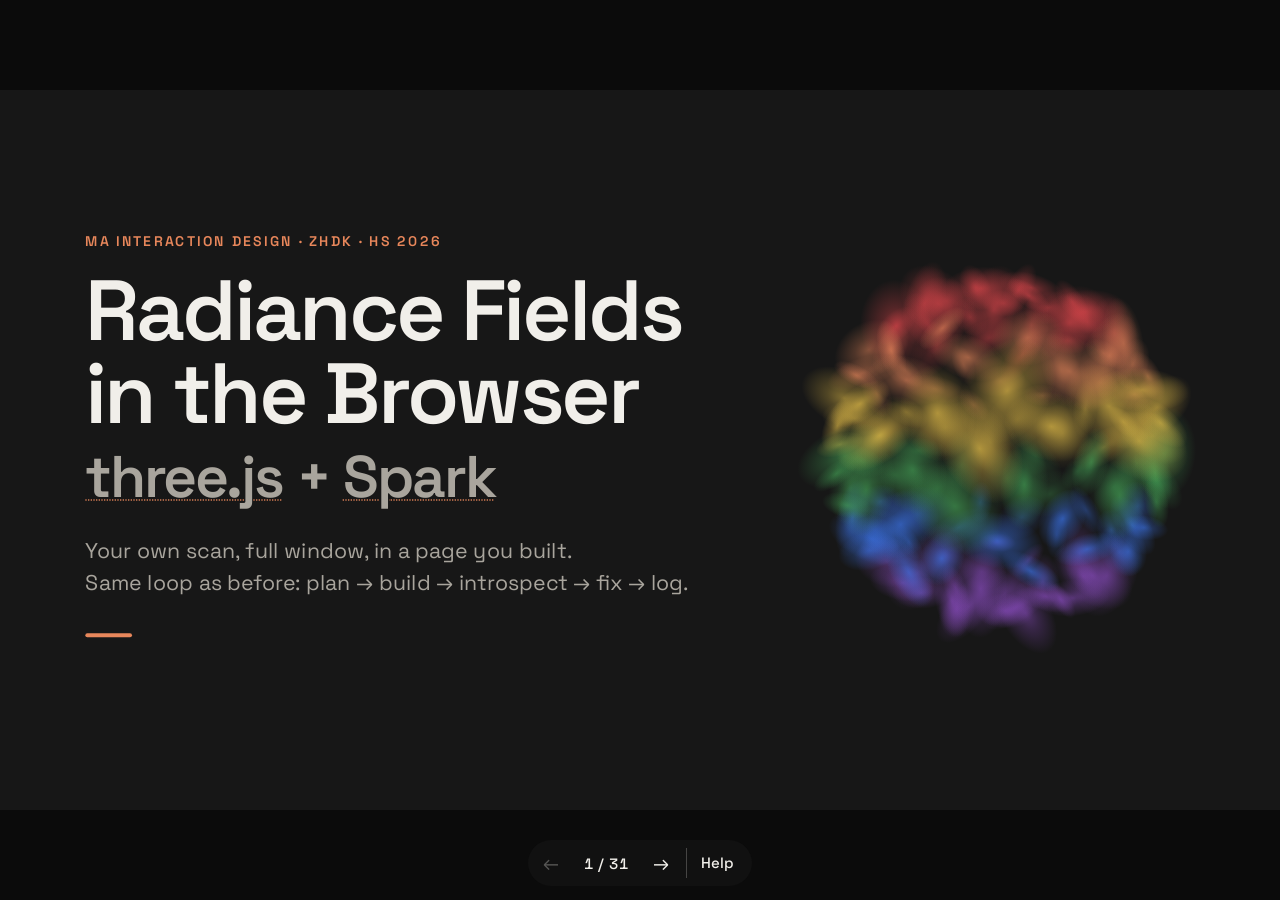
<file: slides/02-radiance-field-viewer.html>
<!doctype html>
<html lang="en">
<head>
<meta charset="utf-8" />
<meta name="viewport" content="width=device-width, initial-scale=1" />
<title>Radiance Fields in the Browser</title>
<meta name="description" content="Photolipsia · ZHdK MA Interaction Design · HS 2026 · Deck 2" />
<link rel="preconnect" href="https://fonts.googleapis.com" />
<link rel="preconnect" href="https://fonts.gstatic.com" crossorigin />
<link rel="stylesheet" href="https://fonts.googleapis.com/css2?family=JetBrains+Mono:wght@400;500;600&family=Space+Grotesk:wght@400;500;600;700&display=swap" />
<style>
:root {
  --dark: #171717;
  --dark-panel: #242424;
  --coral: #e8875b;
  --paper: #f1efea;
  --ink: #1d1d1d;
  --grey: #555;
  --mute: #a9a59d;
  --panel: #e6e3dc;
  --spectrum: linear-gradient(90deg, #e5484d 0%, #e8875b 20%, #f2c94c 40%, #46a758 60%, #3e7bfa 80%, #8e4ec6 100%);
  --spectrum-text: linear-gradient(90deg, #e8875b 0%, #46a758 50%, #3e7bfa 100%);
  --sans: 'Space Grotesk', system-ui, sans-serif;
  --mono: 'JetBrains Mono', ui-monospace, Menlo, Consolas, monospace;
}

* {
  box-sizing: border-box;
}

html,
body {
  margin: 0;
  height: 100%;
  overflow: hidden;
  background: #0b0b0b;
  font-family: var(--sans);
  /* Taps change the slide at once, without waiting for a double-tap zoom. */
  touch-action: manipulation;
}

/* The deck is designed at 1920x1080 and scaled to fit the screen. Fixed, so it never makes the
   page wider than the screen: phones and tablets would widen the page and cut the slide off. */
#deck {
  position: fixed;
  left: 50%;
  top: 50%;
  width: 1920px;
  height: 1080px;
  transform: translate(-50%, -50%);
}

.slide {
  position: absolute;
  inset: 0;
  display: none;
  flex-direction: column;
  overflow: hidden;
  padding: 104px 128px 150px;
}

.slide.active {
  display: flex;
}

.light {
  background: var(--paper);
  color: var(--ink);
}

.dark {
  background: var(--dark);
  color: var(--paper);
}

.eyebrow {
  margin: 0 0 28px;
  font-size: 21px;
  font-weight: 600;
  letter-spacing: 0.16em;
  text-transform: uppercase;
}

.dark .eyebrow {
  color: var(--coral);
}

h1 {
  margin: 0;
  font-size: 140px;
  font-weight: 600;
  line-height: 0.98;
  letter-spacing: -0.035em;
}

h2 {
  margin: 0 0 52px;
  font-size: 72px;
  font-weight: 600;
  line-height: 1.04;
  letter-spacing: -0.025em;
}

h3 {
  margin: 0 0 12px;
  font-size: 32px;
  font-weight: 600;
  letter-spacing: -0.01em;
}

p {
  margin: 0 0 22px;
}

.lead {
  font-size: 48px;
  font-weight: 500;
  line-height: 1.16;
  letter-spacing: -0.015em;
}

.body p,
.body li {
  font-size: 32px;
  line-height: 1.45;
  color: var(--grey);
}

.dark .body p,
.dark .body li {
  color: var(--mute);
}

.body p.lead {
  font-size: 48px;
  line-height: 1.16;
  color: var(--ink);
}

.body ul {
  margin: 0;
  padding-left: 1.1em;
}

.body li {
  margin-bottom: 12px;
}

.small {
  font-size: 27px;
  line-height: 1.45;
  color: var(--grey);
}

.grad,
.body .grad,
.verbs .grad {
  background: var(--spectrum-text);
  -webkit-background-clip: text;
  background-clip: text;
  color: transparent;
}

strong {
  font-weight: 600;
  color: var(--ink);
}

.dark strong {
  color: var(--paper);
}

.cols {
  display: grid;
  flex: 1;
  grid-template-columns: 1fr 1fr;
  gap: 96px;
  align-items: start;
  min-height: 0;
}

.cols.wide-right {
  grid-template-columns: 0.8fr 1.2fr;
}

.cols.wide-left {
  grid-template-columns: 1.25fr 0.75fr;
}

/* Cover */
.cover {
  padding-right: 0;
}

.cover h1 {
  font-size: 128px;
}

.cover .text {
  position: relative;
  z-index: 1;
  display: flex;
  flex: 1;
  flex-direction: column;
  justify-content: center;
  width: 1080px;
}

.cover .sub {
  margin-top: 44px;
  font-size: 32px;
  line-height: 1.5;
  color: var(--mute);
}

.cover .sub p {
  margin: 0;
}

.rule {
  width: 70px;
  height: 6px;
  margin-top: 52px;
  border-radius: 3px;
  background: var(--spectrum);
}

.cover .visual {
  position: absolute;
  top: 0;
  right: 0;
  bottom: 0;
  width: 840px;
  display: flex;
  align-items: center;
  justify-content: center;
}

/* Statement */
.statement {
  justify-content: center;
}

.statement h1 {
  width: fit-content;
  font-size: 168px;
  padding-bottom: 0.08em;
}

.statement .after {
  margin-top: 48px;
  font-size: 32px;
  color: var(--mute);
}

/* Footer on content slides */
.slide footer {
  position: absolute;
  left: 0;
  right: 0;
  bottom: 0;
  display: flex;
  justify-content: space-between;
  padding: 26px 128px 40px;
  font-size: 20px;
  color: var(--grey);
}

.slide footer::before {
  content: '';
  position: absolute;
  top: 0;
  left: 0;
  right: 0;
  height: 3px;
  background: var(--spectrum);
}

.slide footer b {
  font-weight: 700;
  color: var(--ink);
}

/* Code and terminal panels */
pre {
  margin: 0;
  padding: 26px 32px;
  overflow: hidden;
  border-radius: 14px;
  background: var(--panel);
  color: #262626;
  font-family: var(--mono);
  font-size: 26px;
  line-height: 1.5;
  white-space: pre;
}

/* Code boxes never shrink: a too-full slide must show, not clip the code. */
pre {
  flex-shrink: 0;
}

pre.tight {
  font-size: 23px;
}

.dark pre {
  background: var(--dark-panel);
  color: #ebe8e1;
}

pre .c {
  color: #8a867e;
}

pre .ok {
  color: #2f8a46;
  font-weight: 600;
}

pre .bad {
  color: #c4383d;
  font-weight: 600;
}

code {
  font-family: var(--mono);
  font-size: 0.86em;
  padding: 0.05em 0.3em;
  border-radius: 6px;
  background: var(--panel);
  color: var(--ink);
}

.dark code {
  background: var(--dark-panel);
  color: var(--paper);
}

.label {
  margin: 0 0 10px;
  font-size: 20px;
  font-weight: 600;
  letter-spacing: 0.14em;
  text-transform: uppercase;
  color: var(--grey);
}

/* Jump links between slides, e.g. <a class="jump" href="#s-opencode">: deck.js finds the slide by its id. */
a.jump {
  color: inherit;
  font-weight: 600;
  text-decoration: underline;
  text-decoration-color: #e8875b;
  text-decoration-thickness: 3px;
  text-underline-offset: 6px;
}

/* Topic links (build.py): the first mention of a topic on a page links to a good source. Quieter than
   a jump link, as they sit in running text: same colour and weight, a thin dotted coral line. */
a.topic {
  color: inherit;
  text-decoration: underline dotted;
  text-decoration-color: var(--coral);
  text-decoration-thickness: 2px;
  text-underline-offset: 5px;
}

/* Code in a label keeps its spelling and the label's size. */
.label code {
  text-transform: none;
  font-size: inherit;
  letter-spacing: 0;
}

/* Short code chips don't break across lines. */
.body code,
.small code,
td code {
  white-space: nowrap;
}

/* A label inside a text block keeps its label size. */
.body p.label {
  font-size: 20px;
  line-height: 1.3;
}

.os {
  display: grid;
  grid-template-columns: 1fr 1fr;
  gap: 28px;
}

.stack > * + * {
  margin-top: 28px;
}

.prompt {
  border-left: 6px solid;
  border-image: var(--spectrum) 1;
  background: #fbfaf7;
  white-space: pre-wrap;
  font-size: 26px;
}

/* Copy buttons (deck.js): in the right padding of a block (26 px or more), so they never cover text.
   A command block gets one per line, a prompt or a file to paste one in its top right corner. */
pre[data-copy="lines"] .line {
  position: relative;
  display: block;
}

pre.prompt,
pre[data-copy="all"] {
  position: relative;
}

.copy {
  position: absolute;
  top: 50%;
  right: -25px;
  width: 24px;
  height: 24px;
  padding: 2px;
  border: 0;
  border-radius: 6px;
  background: transparent;
  color: #8a867e;
  cursor: pointer;
  transform: translateY(-50%);
}

pre.prompt > .copy,
pre[data-copy="all"] > .copy {
  top: 6px;
  right: 2px;
  transform: none;
}

.copy svg {
  display: block;
  width: 100%;
  height: 100%;
  fill: none;
  stroke: currentColor;
  stroke-width: 2;
  stroke-linecap: round;
  stroke-linejoin: round;
}

.copy:hover {
  background: rgb(0 0 0 / 7%);
  color: var(--ink);
}

.dark .copy:hover {
  background: rgb(255 255 255 / 12%);
  color: var(--paper);
}

.copy.done {
  color: #2f8a46;
}

/* Tables */
table {
  width: 100%;
  border-collapse: collapse;
  font-size: 28px;
  line-height: 1.35;
}

th,
td {
  padding: 15px 18px 15px 0;
  border-bottom: 1px solid #d3cfc6;
  text-align: left;
  vertical-align: top;
}

th {
  font-size: 19px;
  font-weight: 600;
  letter-spacing: 0.12em;
  text-transform: uppercase;
  color: var(--grey);
}

td:first-child {
  font-weight: 600;
  white-space: nowrap;
}

/* Diagram helpers */
.boxes {
  display: flex;
  gap: 22px;
  align-items: stretch;
}

.box {
  flex: 1;
  padding: 30px 30px 26px;
  border-radius: 16px;
  background: #fbfaf7;
  border: 2px solid #d3cfc6;
}

.box.hi {
  border: 3px solid transparent;
  background:
    linear-gradient(#fbfaf7, #fbfaf7) padding-box,
    var(--spectrum) border-box;
}

.box .n {
  display: block;
  margin-bottom: 14px;
  font-family: var(--mono);
  font-size: 20px;
  color: var(--grey);
}

.box h3 {
  font-size: 38px;
}

.box p {
  margin: 0;
  font-size: 25px;
  line-height: 1.4;
  color: var(--grey);
}

.arrow {
  display: flex;
  align-items: center;
  font-size: 44px;
  color: #9a968e;
}

.verbs {
  display: flex;
  gap: 40px;
  margin-top: 8px;
  font-size: 54px;
  font-weight: 600;
  letter-spacing: -0.02em;
}

.verbs span {
  color: #b9b5ad;
}

.verbs .on {
  color: var(--ink);
}

.figure img,
.figure svg {
  display: block;
  width: 100%;
  border-radius: 14px;
}

.caption {
  margin-top: 14px;
  font-size: 24px;
  color: var(--grey);
}

.nav {
  position: fixed;
  left: 50%;
  bottom: 14px;
  z-index: 10;
  display: flex;
  align-items: center;
  gap: 2px;
  padding: 4px;
  border-radius: 999px;
  background: rgb(20 20 20 / 72%);
  color: #f1efea;
  font: 500 15px var(--sans);
  transform: translateX(-50%);
  user-select: none;
}

.nav button {
  width: 38px;
  height: 38px;
  border: 0;
  border-radius: 50%;
  background: transparent;
  color: inherit;
  font: 20px var(--sans);
  cursor: pointer;
}

.nav button:hover:not(:disabled) {
  background: rgb(241 239 234 / 16%);
}

.nav button:disabled {
  opacity: 0.3;
  cursor: default;
}

.nav .count {
  min-width: 68px;
  text-align: center;
  letter-spacing: 0.04em;
  font-variant-numeric: tabular-nums;
}

/* The troubleshooting page, from every slide. deck.js ignores taps on links and on the nav. */
.nav .help {
  margin-left: 4px;
  padding: 0 14px;
  border-left: 1px solid rgb(241 239 234 / 24%);
  color: inherit;
  line-height: 30px;
  text-decoration: none;
}

.nav .help:hover {
  text-decoration: underline;
}

/* One slide per page when printing or saving as PDF. */
@page {
  size: 1920px 1080px;
  margin: 0;
}

@media print {
  html,
  body {
    height: auto;
    overflow: visible;
    background: none;
  }

  #deck {
    position: static;
    width: 1920px;
    height: auto;
    transform: none !important;
  }

  .slide {
    position: relative;
    display: flex !important;
    width: 1920px;
    height: 1080px;
    break-after: page;
  }

  .slide:last-child {
    break-after: auto;
  }

  .nav,
  .copy {
    display: none;
  }

  * {
    -webkit-print-color-adjust: exact;
    print-color-adjust: exact;
  }
}

/* Slides in this deck */
/* What goes where (teacher, 26 Oct 2026). Every box on a slide says where its text goes, in a tab
   at its top left, and has its own look:
     pre.prompt                 Agent prompt              coral    type or paste it into the agent
     pre[data-copy="lines"]     Terminal                  dark     type it in your own terminal
     pre.term                   the same, without copy buttons (a command with its output)
     data-tab="Terminal · Mac" on a command block: the tab names the system too
     pre.file[data-copy="all"]  Paste into <data-file>    white    paste it into that file, save
     pre.file                   From <data-file>          white    an excerpt, to read
     pre.out                    Output                    grey     what you see: only read it
   An inline prompt in a sentence ("then type Go.") is <span class="say">Go.</span>.
   build.py adds this file last to every deck; #deck makes these rules win over a slide's own. */

#deck pre.prompt,
#deck pre.term,
#deck pre[data-copy="lines"],
#deck pre.file,
#deck pre.out {
  position: relative;
  padding-top: 32px;
}

#deck pre.prompt::before,
#deck pre.term::before,
#deck pre[data-copy="lines"]::before,
#deck pre.file::before,
#deck pre.out::before {
  position: absolute;
  top: 0;
  left: 0;
  height: 28px;
  padding: 0 14px 0 36px;
  border-radius: 0 0 12px 0;
  background-repeat: no-repeat;
  background-position: 11px center;
  background-size: 19px 19px;
  font: 600 19px/28px var(--sans);
  letter-spacing: 0.01em;
  text-indent: 0;
  white-space: nowrap;
}

/* Prompt for your agent: coral. */
#deck pre.prompt {
  border: 0;
  border-left: 6px solid var(--coral);
  border-image: none;
  background: #fcefe8;
}

#deck pre.prompt::before {
  content: "Agent prompt";
  background-color: var(--coral);
  background-image: url("data:image/svg+xml,%3Csvg xmlns='http://www.w3.org/2000/svg' viewBox='0 0 24 24' fill='none' stroke='%231d1d1d' stroke-width='2.2' stroke-linejoin='round'%3E%3Cpath d='M4 4.5h16v11.5h-9.5l-5 4v-4h-1.5z'/%3E%3C/svg%3E");
  color: var(--ink);
}

/* Command for your terminal: dark, like the terminal itself. */
#deck pre.term,
#deck pre[data-copy="lines"] {
  background: #24221f;
  color: #ece9e2;
}

#deck pre.term::before,
#deck pre[data-copy="lines"]::before {
  content: "Terminal";
  background-color: #3d3a35;
  background-image: url("data:image/svg+xml,%3Csvg xmlns='http://www.w3.org/2000/svg' viewBox='0 0 24 24' fill='none' stroke='%23e3dfd6' stroke-width='2.4' stroke-linecap='round' stroke-linejoin='round'%3E%3Cpath d='M4 6l6 6-6 6M12 18h8'/%3E%3C/svg%3E");
  color: #e3dfd6;
}

/* data-tab="Terminal · Mac" names the system too, where a slide has no room for a label line. */
#deck pre[data-copy="lines"][data-tab]::before {
  content: attr(data-tab);
}

#deck pre.term .c,
#deck pre[data-copy="lines"] .c {
  color: #a9a59d;
}

#deck pre[data-copy="lines"] .copy:hover {
  background: rgb(255 255 255 / 12%);
  color: var(--paper);
}

#deck pre[data-copy="lines"] .copy.done {
  color: #6cc17e;
}

/* Text for a file: white paper. */
#deck pre.file {
  border: 2px solid #d6d1c7;
  background: #fffdf9;
  color: #262626;
}

#deck pre.file::before {
  content: "From " attr(data-file);
  background-color: #d6d1c7;
  background-image: url("data:image/svg+xml,%3Csvg xmlns='http://www.w3.org/2000/svg' viewBox='0 0 24 24' fill='none' stroke='%231d1d1d' stroke-width='2.2' stroke-linejoin='round'%3E%3Cpath d='M6 2.5h8.5l4.5 4.5v14.5h-13z'/%3E%3Cpath d='M14 2.5v5h5'/%3E%3C/svg%3E");
  color: var(--ink);
}

#deck pre.file[data-copy="all"]::before {
  content: "Paste into " attr(data-file);
}

/* Output: only read it. */
#deck pre.out {
  background: #e4e1d9;
  color: #3a3a3a;
}

#deck pre.out::before {
  content: "Output";
  background-color: #d1cdc3;
  background-image: url("data:image/svg+xml,%3Csvg xmlns='http://www.w3.org/2000/svg' viewBox='0 0 24 24' fill='none' stroke='%23444' stroke-width='2.2' stroke-linejoin='round'%3E%3Cpath d='M2 12s3.6-6.5 10-6.5S22 12 22 12s-3.6 6.5-10 6.5S2 12 2 12z'/%3E%3Ccircle cx='12' cy='12' r='3'/%3E%3C/svg%3E");
  color: #3a3a3a;
}

/* An inline prompt inside a sentence: coral, like the prompt boxes. */
#deck .say {
  padding: 0.04em 0.35em 0.04em 1.35em;
  border-radius: 6px;
  background: #fcefe8 url("data:image/svg+xml,%3Csvg xmlns='http://www.w3.org/2000/svg' viewBox='0 0 24 24' fill='none' stroke='%23c4673d' stroke-width='2.4' stroke-linejoin='round'%3E%3Cpath d='M4 4.5h16v11.5h-9.5l-5 4v-4h-1.5z'/%3E%3C/svg%3E") no-repeat 0.3em 55% / 0.85em;
  box-shadow: inset 0 0 0 2px var(--coral);
  color: var(--ink);
  font-family: var(--mono);
  font-size: 0.86em;
  letter-spacing: 0;
  text-transform: none;
}

/* Print: the tabs and colours stay, so a printed slide says the same. */
@media print {
  #deck pre.prompt::before,
  #deck pre.term::before,
  #deck pre[data-copy="lines"]::before,
  #deck pre.file::before,
  #deck pre.out::before,
  #deck pre.term,
  #deck pre[data-copy="lines"],
  #deck pre.prompt,
  #deck pre.out,
  #deck .say {
    -webkit-print-color-adjust: exact;
    print-color-adjust: exact;
  }
}

  /* Deck 2 conventions (DECISIONS 11–14).
     The spectrum gradient means one thing: the check (introspection). Everything else uses coral. */
  .prompt { border-image: none; border-left: 6px solid var(--coral); }
  .cover .rule { background: var(--coral); }
  /* Design decisions inside a prompt: a subtle coral underline, not a highlight. */
  mark.dd { background: none; color: inherit; text-decoration-line: underline; text-decoration-color: var(--coral);
    text-decoration-thickness: 3px; text-underline-offset: 6px; text-decoration-skip-ink: none; }
  /* Marks the check: a spectrum bar at the left edge. */
  .is-check { position: relative; padding-left: 30px; }
  .is-check::before { content: ''; position: absolute; left: 0; top: 4px; bottom: 4px; width: 6px; border-radius: 3px;
    background: linear-gradient(180deg, #e5484d, #e8875b 20%, #f2c94c 40%, #46a758 60%, #3e7bfa 80%, #8e4ec6); }
  /* File names and query strings never break inside (copied text stays the same). */
  .nw { white-space: nowrap; }
  th { font-size: 20px; }
  /* Footer note on tested slides. */
  .slide footer .tested { margin-left: 28px; color: var(--ink); }
  /* Output blocks: plain text on the panel, a little smaller. */
  pre.out { font-size: 22px; background: #e9e6df; }
  .body p.note, p.note { font-size: 28px; line-height: 1.4; color: var(--grey); margin: 0; }
  p.note + p.note { margin-top: 16px; }
  .note code { white-space: nowrap; }

  /* Cover */
  .cloud { width: 760px; height: 760px; }
  .cloud svg { width: 100%; height: 100%; }
  .cover-sub2 { margin: 18px 0 0; font-size: 88px; font-weight: 600; line-height: 0.98; letter-spacing: -0.035em; color: var(--mute); }
  .statement .after.run { margin-top: 20px; color: var(--paper); }

  /* Screenshots, cropped above the finished app's status line. */
  .shot .crop { aspect-ratio: 960 / 548; overflow: hidden; border-radius: 14px; background: #171717; }
  .shot .crop img { display: block; width: 100%; }
  .shot .caption { font-size: 26px; line-height: 1.4; }

  /* Prompt slides */
  .cols.prompt-left { grid-template-columns: 1.1fr 0.9fr; gap: 72px; }
  .cols.prompt-right { grid-template-columns: 0.85fr 1.15fr; gap: 72px; }
  .pcol .prompt { font-size: 24px; }
  .pcol .prompt.long { font-size: 23px; }
  .side > * + *, .side > * + p.note { margin-top: 24px; }
  .side pre.prompt { font-size: 23px; }
  .side .label { margin-bottom: 10px; }
  .legend { margin-top: 18px; font-size: 26px; color: var(--grey); }
</style>
</head>
<body>
<div id="deck">
<!-- s01-cover.html -->
<section class="slide dark cover">
  <div class="text">
    <p class="eyebrow">MA Interaction Design · ZHdK · HS 2026</p>
    <h1>Radiance Fields<br />in the Browser</h1>
    <p class="cover-sub2"><a class="topic" href="https://threejs.org/" target="_blank" rel="noopener">three.js</a> + <a class="topic" href="https://sparkjs.dev/" target="_blank" rel="noopener">Spark</a></p>
    <div class="sub">
      <p>Your own scan, full window, in a page you built.</p>
      <p>Same loop as before: plan → build → introspect → fix → log.</p>
    </div>
    <div class="rule"></div>
  </div>
  <div class="visual" aria-hidden="true">
    <div class="cloud"><svg viewBox="0 0 800 800" xmlns="http://www.w3.org/2000/svg" aria-hidden="true"><defs><radialGradient id="c0"><stop offset="0" stop-color="#e5484d" stop-opacity=".95"/><stop offset=".4" stop-color="#e5484d" stop-opacity=".5"/><stop offset="1" stop-color="#e5484d" stop-opacity="0"/></radialGradient><radialGradient id="c1"><stop offset="0" stop-color="#e8875b" stop-opacity=".95"/><stop offset=".4" stop-color="#e8875b" stop-opacity=".5"/><stop offset="1" stop-color="#e8875b" stop-opacity="0"/></radialGradient><radialGradient id="c2"><stop offset="0" stop-color="#f2c94c" stop-opacity=".95"/><stop offset=".4" stop-color="#f2c94c" stop-opacity=".5"/><stop offset="1" stop-color="#f2c94c" stop-opacity="0"/></radialGradient><radialGradient id="c3"><stop offset="0" stop-color="#46a758" stop-opacity=".95"/><stop offset=".4" stop-color="#46a758" stop-opacity=".5"/><stop offset="1" stop-color="#46a758" stop-opacity="0"/></radialGradient><radialGradient id="c4"><stop offset="0" stop-color="#3e7bfa" stop-opacity=".95"/><stop offset=".4" stop-color="#3e7bfa" stop-opacity=".5"/><stop offset="1" stop-color="#3e7bfa" stop-opacity="0"/></radialGradient><radialGradient id="c5"><stop offset="0" stop-color="#8e4ec6" stop-opacity=".95"/><stop offset=".4" stop-color="#8e4ec6" stop-opacity=".5"/><stop offset="1" stop-color="#8e4ec6" stop-opacity="0"/></radialGradient></defs><ellipse cx="384.0" cy="387.6" rx="57.6" ry="32.2" transform="rotate(72 384.0 387.6)" fill="url(#c2)" opacity="0.30"/><ellipse cx="411.3" cy="445.6" rx="51.3" ry="39.2" transform="rotate(80 411.3 445.6)" fill="url(#c3)" opacity="0.31"/><ellipse cx="427.9" cy="351.5" rx="58.4" ry="43.3" transform="rotate(145 427.9 351.5)" fill="url(#c2)" opacity="0.31"/><ellipse cx="455.8" cy="409.7" rx="53.4" ry="25.9" transform="rotate(45 455.8 409.7)" fill="url(#c3)" opacity="0.31"/><ellipse cx="340.0" cy="423.6" rx="56.4" ry="33.9" transform="rotate(96 340.0 423.6)" fill="url(#c3)" opacity="0.31"/><ellipse cx="358.7" cy="328.8" rx="31.1" ry="16.7" transform="rotate(48 358.7 328.8)" fill="url(#c1)" opacity="0.32"/><ellipse cx="369.2" cy="482.6" rx="33.1" ry="18.9" transform="rotate(93 369.2 482.6)" fill="url(#c4)" opacity="0.32"/><ellipse cx="313.9" cy="364.9" rx="57.6" ry="45.8" transform="rotate(172 313.9 364.9)" fill="url(#c2)" opacity="0.32"/><ellipse cx="498.4" cy="373.3" rx="56.7" ry="41.7" transform="rotate(86 498.4 373.3)" fill="url(#c2)" opacity="0.32"/><ellipse cx="479.0" cy="469.1" rx="49.4" ry="35.3" transform="rotate(161 479.0 469.1)" fill="url(#c3)" opacity="0.33"/><ellipse cx="400.9" cy="291.2" rx="40.0" ry="25.1" transform="rotate(172 400.9 291.2)" fill="url(#c1)" opacity="0.33"/><ellipse cx="467.3" cy="313.8" rx="31.5" ry="17.2" transform="rotate(5 467.3 313.8)" fill="url(#c1)" opacity="0.33"/><ellipse cx="434.7" cy="506.1" rx="41.7" ry="31.9" transform="rotate(147 434.7 506.1)" fill="url(#c4)" opacity="0.33"/><ellipse cx="300.4" cy="461.0" rx="46.2" ry="35.9" transform="rotate(151 300.4 461.0)" fill="url(#c3)" opacity="0.33"/><ellipse cx="523.4" cy="432.8" rx="34.1" ry="20.1" transform="rotate(131 523.4 432.8)" fill="url(#c3)" opacity="0.34"/><ellipse cx="271.3" cy="401.4" rx="46.2" ry="20.9" transform="rotate(3 271.3 401.4)" fill="url(#c3)" opacity="0.34"/><ellipse cx="334.6" cy="522.2" rx="54.7" ry="23.7" transform="rotate(154 334.6 522.2)" fill="url(#c4)" opacity="0.35"/><ellipse cx="297.0" cy="303.5" rx="49.4" ry="21.0" transform="rotate(12 297.0 303.5)" fill="url(#c1)" opacity="0.35"/><ellipse cx="395.7" cy="546.0" rx="29.5" ry="14.8" transform="rotate(3 395.7 546.0)" fill="url(#c5)" opacity="0.35"/><ellipse cx="342.4" cy="265.5" rx="33.1" ry="16.5" transform="rotate(70 342.4 265.5)" fill="url(#c1)" opacity="0.35"/><ellipse cx="534.4" cy="334.8" rx="46.7" ry="19.2" transform="rotate(95 534.4 334.8)" fill="url(#c2)" opacity="0.35"/><ellipse cx="434.8" cy="250.2" rx="50.8" ry="21.6" transform="rotate(126 434.8 250.2)" fill="url(#c0)" opacity="0.36"/><ellipse cx="496.6" cy="272.9" rx="57.6" ry="29.5" transform="rotate(75 496.6 272.9)" fill="url(#c1)" opacity="0.36"/><ellipse cx="252.0" cy="340.1" rx="37.8" ry="20.7" transform="rotate(30 252.0 340.1)" fill="url(#c2)" opacity="0.36"/><ellipse cx="489.6" cy="533.1" rx="38.1" ry="17.2" transform="rotate(95 489.6 533.1)" fill="url(#c4)" opacity="0.36"/><ellipse cx="563.6" cy="395.6" rx="55.9" ry="25.6" transform="rotate(149 563.6 395.6)" fill="url(#c2)" opacity="0.37"/><ellipse cx="270.1" cy="501.3" rx="61.9" ry="44.3" transform="rotate(175 270.1 501.3)" fill="url(#c4)" opacity="0.37"/><ellipse cx="536.4" cy="495.5" rx="44.0" ry="17.9" transform="rotate(60 536.4 495.5)" fill="url(#c4)" opacity="0.37"/><ellipse cx="235.1" cy="439.8" rx="47.9" ry="34.2" transform="rotate(19 235.1 439.8)" fill="url(#c3)" opacity="0.37"/><ellipse cx="382.6" cy="223.2" rx="48.9" ry="29.8" transform="rotate(158 382.6 223.2)" fill="url(#c0)" opacity="0.38"/><ellipse cx="444.4" cy="574.2" rx="34.1" ry="14.6" transform="rotate(133 444.4 574.2)" fill="url(#c5)" opacity="0.38"/><ellipse cx="315.4" cy="566.4" rx="53.2" ry="42.2" transform="rotate(62 315.4 566.4)" fill="url(#c5)" opacity="0.39"/><ellipse cx="580.0" cy="458.6" rx="46.2" ry="35.9" transform="rotate(126 580.0 458.6)" fill="url(#c3)" opacity="0.39"/><ellipse cx="211.8" cy="377.4" rx="52.4" ry="40.1" transform="rotate(141 211.8 377.4)" fill="url(#c2)" opacity="0.39"/><ellipse cx="558.6" cy="293.0" rx="56.6" ry="42.4" transform="rotate(144 558.6 293.0)" fill="url(#c1)" opacity="0.39"/><ellipse cx="300.4" cy="235.6" rx="59.9" ry="31.5" transform="rotate(125 300.4 235.6)" fill="url(#c0)" opacity="0.39"/><ellipse cx="370.9" cy="592.0" rx="39.2" ry="30.8" transform="rotate(175 370.9 592.0)" fill="url(#c5)" opacity="0.40"/><ellipse cx="250.4" cy="274.3" rx="35.4" ry="16.7" transform="rotate(42 250.4 274.3)" fill="url(#c1)" opacity="0.40"/><ellipse cx="594.9" cy="355.9" rx="31.4" ry="16.1" transform="rotate(47 594.9 355.9)" fill="url(#c2)" opacity="0.40"/><ellipse cx="506.9" cy="227.3" rx="35.8" ry="21.3" transform="rotate(7 506.9 227.3)" fill="url(#c0)" opacity="0.41"/><ellipse cx="449.6" cy="202.7" rx="52.6" ry="28.9" transform="rotate(99 449.6 202.7)" fill="url(#c0)" opacity="0.41"/><ellipse cx="256.1" cy="545.5" rx="32.4" ry="15.6" transform="rotate(56 256.1 545.5)" fill="url(#c4)" opacity="0.41"/><ellipse cx="210.3" cy="481.4" rx="35.6" ry="26.8" transform="rotate(174 210.3 481.4)" fill="url(#c4)" opacity="0.41"/><ellipse cx="525.5" cy="564.3" rx="59.0" ry="33.8" transform="rotate(89 525.5 564.3)" fill="url(#c5)" opacity="0.41"/><ellipse cx="205.6" cy="311.6" rx="39.8" ry="21.5" transform="rotate(66 205.6 311.6)" fill="url(#c1)" opacity="0.42"/><ellipse cx="353.2" cy="190.3" rx="32.7" ry="24.3" transform="rotate(52 353.2 190.3)" fill="url(#c0)" opacity="0.42"/><ellipse cx="575.7" cy="526.1" rx="33.2" ry="22.4" transform="rotate(77 575.7 526.1)" fill="url(#c4)" opacity="0.42"/><ellipse cx="616.2" cy="420.3" rx="63.1" ry="34.2" transform="rotate(82 616.2 420.3)" fill="url(#c3)" opacity="0.43"/><ellipse cx="467.6" cy="607.8" rx="44.7" ry="26.3" transform="rotate(90 467.6 607.8)" fill="url(#c5)" opacity="0.43"/><ellipse cx="180.8" cy="417.2" rx="40.4" ry="23.0" transform="rotate(24 180.8 417.2)" fill="url(#c3)" opacity="0.43"/><ellipse cx="563.7" cy="247.1" rx="32.3" ry="18.9" transform="rotate(30 563.7 247.1)" fill="url(#c1)" opacity="0.44"/><ellipse cx="407.7" cy="626.3" rx="58.4" ry="38.7" transform="rotate(129 407.7 626.3)" fill="url(#c5)" opacity="0.44"/><ellipse cx="329.7" cy="617.7" rx="41.2" ry="18.0" transform="rotate(72 329.7 617.7)" fill="url(#c5)" opacity="0.44"/><ellipse cx="285.9" cy="201.2" rx="56.2" ry="32.1" transform="rotate(57 285.9 201.2)" fill="url(#c0)" opacity="0.44"/><ellipse cx="612.3" cy="312.5" rx="36.2" ry="26.8" transform="rotate(179 612.3 312.5)" fill="url(#c1)" opacity="0.45"/><ellipse cx="405.4" cy="168.3" rx="34.1" ry="20.5" transform="rotate(7 405.4 168.3)" fill="url(#c0)" opacity="0.45"/><ellipse cx="269.6" cy="594.2" rx="62.5" ry="46.7" transform="rotate(121 269.6 594.2)" fill="url(#c5)" opacity="0.45"/><ellipse cx="203.0" cy="526.9" rx="52.7" ry="35.9" transform="rotate(16 203.0 526.9)" fill="url(#c4)" opacity="0.45"/><ellipse cx="617.5" cy="488.4" rx="40.1" ry="31.3" transform="rotate(72 617.5 488.4)" fill="url(#c4)" opacity="0.45"/><ellipse cx="227.4" cy="240.8" rx="42.4" ry="23.5" transform="rotate(120 227.4 240.8)" fill="url(#c1)" opacity="0.45"/><ellipse cx="169.6" cy="350.1" rx="51.0" ry="27.6" transform="rotate(5 169.6 350.1)" fill="url(#c2)" opacity="0.46"/><ellipse cx="476.9" cy="175.2" rx="40.5" ry="26.3" transform="rotate(171 476.9 175.2)" fill="url(#c0)" opacity="0.46"/><ellipse cx="531.8" cy="599.6" rx="42.7" ry="21.2" transform="rotate(53 531.8 599.6)" fill="url(#c5)" opacity="0.46"/><ellipse cx="640.3" cy="378.8" rx="60.1" ry="35.6" transform="rotate(32 640.3 378.8)" fill="url(#c2)" opacity="0.47"/><ellipse cx="164.1" cy="460.7" rx="58.4" ry="33.9" transform="rotate(96 164.1 460.7)" fill="url(#c3)" opacity="0.47"/><ellipse cx="538.0" cy="197.6" rx="54.6" ry="31.7" transform="rotate(54 538.0 197.6)" fill="url(#c0)" opacity="0.48"/><ellipse cx="588.6" cy="560.9" rx="44.6" ry="31.4" transform="rotate(52 588.6 560.9)" fill="url(#c4)" opacity="0.48"/><ellipse cx="183.2" cy="278.7" rx="58.5" ry="24.7" transform="rotate(162 183.2 278.7)" fill="url(#c1)" opacity="0.48"/><ellipse cx="609.6" cy="265.1" rx="42.1" ry="25.0" transform="rotate(106 609.6 265.1)" fill="url(#c1)" opacity="0.49"/><ellipse cx="424.7" cy="648.7" rx="57.5" ry="24.0" transform="rotate(150 424.7 648.7)" fill="url(#c5)" opacity="0.49"/><ellipse cx="315.9" cy="164.6" rx="49.3" ry="36.1" transform="rotate(22 315.9 164.6)" fill="url(#c0)" opacity="0.49"/><ellipse cx="220.8" cy="575.9" rx="51.4" ry="39.8" transform="rotate(19 220.8 575.9)" fill="url(#c5)" opacity="0.49"/><ellipse cx="350.9" cy="646.6" rx="70.7" ry="32.5" transform="rotate(130 350.9 646.6)" fill="url(#c5)" opacity="0.49"/><ellipse cx="647.2" cy="448.7" rx="54.8" ry="27.4" transform="rotate(50 647.2 448.7)" fill="url(#c3)" opacity="0.49"/><ellipse cx="146.9" cy="391.6" rx="38.6" ry="17.8" transform="rotate(163 146.9 391.6)" fill="url(#c2)" opacity="0.50"/><ellipse cx="429.3" cy="147.8" rx="46.2" ry="21.3" transform="rotate(117 429.3 147.8)" fill="url(#c0)" opacity="0.50"/><ellipse cx="495.6" cy="635.6" rx="35.5" ry="14.5" transform="rotate(55 495.6 635.6)" fill="url(#c5)" opacity="0.50"/><ellipse cx="236.2" cy="204.2" rx="38.6" ry="21.9" transform="rotate(136 236.2 204.2)" fill="url(#c0)" opacity="0.51"/><ellipse cx="647.6" cy="333.2" rx="64.0" ry="39.2" transform="rotate(140 647.6 333.2)" fill="url(#c2)" opacity="0.51"/><ellipse cx="166.7" cy="508.3" rx="62.3" ry="25.4" transform="rotate(100 166.7 508.3)" fill="url(#c4)" opacity="0.51"/><ellipse cx="275.7" cy="625.6" rx="46.4" ry="25.2" transform="rotate(0 275.7 625.6)" fill="url(#c5)" opacity="0.52"/><ellipse cx="627.2" cy="522.7" rx="38.6" ry="19.6" transform="rotate(7 627.2 522.7)" fill="url(#c4)" opacity="0.52"/><ellipse cx="580.2" cy="214.9" rx="57.7" ry="36.5" transform="rotate(82 580.2 214.9)" fill="url(#c0)" opacity="0.52"/><ellipse cx="154.1" cy="318.2" rx="72.0" ry="44.0" transform="rotate(26 154.1 318.2)" fill="url(#c2)" opacity="0.52"/><ellipse cx="361.6" cy="143.3" rx="37.8" ry="23.2" transform="rotate(66 361.6 143.3)" fill="url(#c0)" opacity="0.53"/><ellipse cx="568.3" cy="598.3" rx="67.9" ry="46.4" transform="rotate(114 568.3 598.3)" fill="url(#c5)" opacity="0.53"/><ellipse cx="514.4" cy="166.4" rx="40.8" ry="18.3" transform="rotate(56 514.4 166.4)" fill="url(#c0)" opacity="0.53"/><ellipse cx="660.5" cy="405.3" rx="74.0" ry="48.8" transform="rotate(95 660.5 405.3)" fill="url(#c3)" opacity="0.54"/><ellipse cx="280.6" cy="168.4" rx="67.8" ry="32.0" transform="rotate(105 280.6 168.4)" fill="url(#c0)" opacity="0.54"/><ellipse cx="141.9" cy="437.3" rx="42.8" ry="17.2" transform="rotate(144 141.9 437.3)" fill="url(#c3)" opacity="0.54"/><ellipse cx="192.6" cy="241.9" rx="57.5" ry="43.3" transform="rotate(147 192.6 241.9)" fill="url(#c1)" opacity="0.54"/><ellipse cx="440.5" cy="657.6" rx="70.7" ry="39.3" transform="rotate(59 440.5 657.6)" fill="url(#c5)" opacity="0.54"/><ellipse cx="331.4" cy="651.7" rx="45.1" ry="28.6" transform="rotate(95 331.4 651.7)" fill="url(#c5)" opacity="0.55"/><ellipse cx="193.2" cy="559.0" rx="49.4" ry="30.7" transform="rotate(167 193.2 559.0)" fill="url(#c4)" opacity="0.55"/><ellipse cx="633.5" cy="283.6" rx="44.2" ry="20.6" transform="rotate(61 633.5 283.6)" fill="url(#c1)" opacity="0.55"/><ellipse cx="449.4" cy="143.8" rx="53.3" ry="22.8" transform="rotate(16 449.4 143.8)" fill="url(#c0)" opacity="0.55"/><ellipse cx="515.4" cy="633.5" rx="58.5" ry="29.1" transform="rotate(174 515.4 633.5)" fill="url(#c5)" opacity="0.56"/><ellipse cx="647.0" cy="481.8" rx="42.0" ry="18.8" transform="rotate(80 647.0 481.8)" fill="url(#c3)" opacity="0.56"/><ellipse cx="246.4" cy="609.7" rx="53.1" ry="28.6" transform="rotate(10 246.4 609.7)" fill="url(#c5)" opacity="0.56"/><ellipse cx="143.5" cy="361.5" rx="44.7" ry="21.6" transform="rotate(112 143.5 361.5)" fill="url(#c2)" opacity="0.57"/><ellipse cx="602.6" cy="560.4" rx="39.6" ry="29.5" transform="rotate(82 602.6 560.4)" fill="url(#c4)" opacity="0.57"/><ellipse cx="595.3" cy="231.6" rx="73.3" ry="31.7" transform="rotate(81 595.3 231.6)" fill="url(#c1)" opacity="0.57"/><ellipse cx="653.5" cy="357.3" rx="52.4" ry="25.6" transform="rotate(41 653.5 357.3)" fill="url(#c2)" opacity="0.58"/><ellipse cx="158.5" cy="487.4" rx="40.2" ry="20.0" transform="rotate(13 158.5 487.4)" fill="url(#c3)" opacity="0.58"/><ellipse cx="370.5" cy="145.0" rx="61.4" ry="34.3" transform="rotate(176 370.5 145.0)" fill="url(#c0)" opacity="0.58"/><ellipse cx="533.9" cy="181.7" rx="67.9" ry="35.0" transform="rotate(176 533.9 181.7)" fill="url(#c0)" opacity="0.58"/><ellipse cx="235.7" cy="203.8" rx="72.7" ry="56.5" transform="rotate(85 235.7 203.8)" fill="url(#c0)" opacity="0.58"/><ellipse cx="173.4" cy="282.1" rx="39.6" ry="15.9" transform="rotate(27 173.4 282.1)" fill="url(#c1)" opacity="0.58"/><ellipse cx="408.4" cy="653.9" rx="46.1" ry="27.8" transform="rotate(1 408.4 653.9)" fill="url(#c5)" opacity="0.59"/><ellipse cx="302.9" cy="169.5" rx="72.1" ry="49.0" transform="rotate(44 302.9 169.5)" fill="url(#c0)" opacity="0.60"/><ellipse cx="324.4" cy="638.2" rx="57.8" ry="26.8" transform="rotate(80 324.4 638.2)" fill="url(#c5)" opacity="0.60"/><ellipse cx="645.2" cy="436.4" rx="60.9" ry="24.8" transform="rotate(79 645.2 436.4)" fill="url(#c3)" opacity="0.60"/><ellipse cx="445.8" cy="156.6" rx="41.0" ry="17.4" transform="rotate(37 445.8 156.6)" fill="url(#c0)" opacity="0.60"/><ellipse cx="197.7" cy="540.4" rx="72.2" ry="36.7" transform="rotate(23 197.7 540.4)" fill="url(#c4)" opacity="0.60"/><ellipse cx="545.8" cy="598.2" rx="70.2" ry="43.6" transform="rotate(34 545.8 598.2)" fill="url(#c5)" opacity="0.60"/><ellipse cx="154.7" cy="409.6" rx="79.0" ry="45.3" transform="rotate(157 154.7 409.6)" fill="url(#c3)" opacity="0.61"/><ellipse cx="623.9" cy="305.1" rx="74.9" ry="34.8" transform="rotate(4 623.9 305.1)" fill="url(#c2)" opacity="0.61"/><ellipse cx="472.0" cy="631.0" rx="50.0" ry="23.3" transform="rotate(15 472.0 631.0)" fill="url(#c5)" opacity="0.61"/><ellipse cx="609.3" cy="518.8" rx="53.8" ry="25.7" transform="rotate(57 609.3 518.8)" fill="url(#c4)" opacity="0.61"/><ellipse cx="256.1" cy="592.8" rx="60.9" ry="28.7" transform="rotate(62 256.1 592.8)" fill="url(#c4)" opacity="0.61"/><ellipse cx="178.9" cy="327.0" rx="54.1" ry="26.5" transform="rotate(146 178.9 327.0)" fill="url(#c2)" opacity="0.62"/><ellipse cx="228.8" cy="243.8" rx="51.2" ry="20.6" transform="rotate(75 228.8 243.8)" fill="url(#c1)" opacity="0.62"/><ellipse cx="573.4" cy="251.0" rx="70.6" ry="42.8" transform="rotate(111 573.4 251.0)" fill="url(#c1)" opacity="0.63"/><ellipse cx="509.5" cy="199.4" rx="68.6" ry="54.7" transform="rotate(148 509.5 199.4)" fill="url(#c0)" opacity="0.63"/><ellipse cx="390.7" cy="177.7" rx="70.2" ry="49.5" transform="rotate(103 390.7 177.7)" fill="url(#c0)" opacity="0.63"/><ellipse cx="369.4" cy="618.8" rx="77.8" ry="43.4" transform="rotate(91 369.4 618.8)" fill="url(#c5)" opacity="0.64"/><ellipse cx="619.9" cy="385.9" rx="83.0" ry="57.2" transform="rotate(31 619.9 385.9)" fill="url(#c2)" opacity="0.64"/><ellipse cx="189.0" cy="462.3" rx="75.1" ry="45.3" transform="rotate(101 189.0 462.3)" fill="url(#c3)" opacity="0.64"/><ellipse cx="309.2" cy="207.5" rx="45.9" ry="19.4" transform="rotate(138 309.2 207.5)" fill="url(#c1)" opacity="0.64"/><ellipse cx="537.4" cy="556.7" rx="52.6" ry="24.2" transform="rotate(165 537.4 556.7)" fill="url(#c4)" opacity="0.65"/><ellipse cx="589.1" cy="471.7" rx="69.2" ry="41.7" transform="rotate(92 589.1 471.7)" fill="url(#c3)" opacity="0.65"/><ellipse cx="448.5" cy="591.3" rx="52.2" ry="23.2" transform="rotate(29 448.5 591.3)" fill="url(#c4)" opacity="0.65"/><ellipse cx="243.1" cy="517.4" rx="63.8" ry="50.8" transform="rotate(150 243.1 517.4)" fill="url(#c4)" opacity="0.65"/><ellipse cx="308.1" cy="571.2" rx="44.6" ry="34.6" transform="rotate(114 308.1 571.2)" fill="url(#c4)" opacity="0.66"/><ellipse cx="209.5" cy="377.3" rx="78.0" ry="41.6" transform="rotate(144 209.5 377.3)" fill="url(#c2)" opacity="0.66"/><ellipse cx="572.4" cy="331.4" rx="79.8" ry="55.5" transform="rotate(41 572.4 331.4)" fill="url(#c2)" opacity="0.66"/><ellipse cx="252.4" cy="289.8" rx="63.4" ry="37.6" transform="rotate(15 252.4 289.8)" fill="url(#c1)" opacity="0.66"/><ellipse cx="443.6" cy="223.0" rx="58.5" ry="44.1" transform="rotate(172 443.6 223.0)" fill="url(#c1)" opacity="0.66"/><ellipse cx="509.5" cy="275.7" rx="83.6" ry="53.9" transform="rotate(27 509.5 275.7)" fill="url(#c1)" opacity="0.67"/><ellipse cx="349.5" cy="253.7" rx="61.1" ry="34.2" transform="rotate(19 349.5 253.7)" fill="url(#c1)" opacity="0.67"/><ellipse cx="498.9" cy="508.6" rx="50.0" ry="34.3" transform="rotate(119 498.9 508.6)" fill="url(#c4)" opacity="0.68"/><ellipse cx="544.2" cy="419.2" rx="56.6" ry="28.1" transform="rotate(106 544.2 419.2)" fill="url(#c3)" opacity="0.68"/><ellipse cx="395.8" cy="542.9" rx="72.6" ry="43.9" transform="rotate(12 395.8 542.9)" fill="url(#c4)" opacity="0.68"/><ellipse cx="262.2" cy="432.0" rx="70.7" ry="53.8" transform="rotate(76 262.2 432.0)" fill="url(#c3)" opacity="0.68"/><ellipse cx="301.7" cy="341.7" rx="76.8" ry="60.1" transform="rotate(81 301.7 341.7)" fill="url(#c2)" opacity="0.69"/><ellipse cx="328.7" cy="488.5" rx="85.8" ry="66.6" transform="rotate(47 328.7 488.5)" fill="url(#c3)" opacity="0.69"/><ellipse cx="411.4" cy="306.6" rx="91.3" ry="68.0" transform="rotate(125 411.4 306.6)" fill="url(#c2)" opacity="0.69"/><ellipse cx="481.1" cy="363.0" rx="75.5" ry="54.3" transform="rotate(15 481.1 363.0)" fill="url(#c2)" opacity="0.69"/><ellipse cx="438.4" cy="454.7" rx="71.1" ry="37.7" transform="rotate(93 438.4 454.7)" fill="url(#c3)" opacity="0.70"/><ellipse cx="368.0" cy="397.8" rx="92.4" ry="61.2" transform="rotate(63 368.0 397.8)" fill="url(#c2)" opacity="0.70"/></svg></div>
  </div>
</section>

<!-- s02-splats.html -->
<section class="slide light">
<style>
  .d2-sp-figs { display: grid; grid-template-columns: 634px 1fr 1fr; gap: 28px; }
  .d2-sp-fig { height: 360px; border-radius: 16px; background: #171717; overflow: hidden; }
  .d2-sp-fig svg { display: block; width: 100%; height: 100%; }
  .d2-sp-figs h3 { margin: 22px 0 12px; font-size: 34px; }
  .d2-sp-figs p { margin: 0; font-size: 26px; line-height: 1.4; color: var(--grey); }
  .d2-sp-rf { margin: 30px 0 0; font-size: 30px; line-height: 1.4; color: var(--ink); }
  .d2-sp-rf strong { font-weight: 600; }
  .d2-sp-ref { stroke: #f1efea; stroke-opacity: .4; stroke-width: 2; stroke-dasharray: 5 7; }
  .d2-sp-arc { fill: none; stroke: #f1efea; stroke-opacity: .75; stroke-width: 3; stroke-linecap: round; }
  .d2-sp-ax { stroke: #f1efea; stroke-opacity: .7; stroke-width: 2; stroke-dasharray: 7 6; vector-effect: non-scaling-stroke; }
  .d2-sp-dot { fill: #f1efea; }
  .d2-sp-hb { fill: #f1efea; opacity: 0; }
  .d2-sp-lt { font-family: var(--mono); font-size: 22px; fill: #a9a59d; }
  .d2-sp-lv { font-family: var(--mono); font-size: 22px; fill: #f1efea; }
  .d2-sp-ri { fill: none; stroke: #f1efea; stroke-width: 3; stroke-linecap: round; stroke-linejoin: round; }
  .d2-sp-ob { fill: none; stroke: #6b6862; stroke-width: 2; stroke-dasharray: 4 4; }
  /* One splat: 10 s, five phases of 2 s, each lights up its row */
  .d2-sp-pos { animation: d2-sp-pos 10s ease-in-out infinite; }
  .d2-sp-size { animation: d2-sp-size 10s ease-in-out infinite; }
  .d2-sp-rot { animation: d2-sp-rot 10s ease-in-out infinite; }
  .d2-sp-st { animation: d2-sp-stc 10s ease-in-out infinite; }
  .d2-sp-sw { animation: d2-sp-swc 10s ease-in-out infinite; }
  .d2-sp-op { animation: d2-sp-op 10s ease-in-out infinite; }
  .d2-sp-osw { animation: d2-sp-swc 10s ease-in-out infinite, d2-sp-op 10s ease-in-out infinite; }
  @keyframes d2-sp-pos { 0%, 2% { transform: translate(0, 0); } 9%, 11% { transform: translate(34px, -30px); } 18%, 100% { transform: translate(0, 0); } }
  @keyframes d2-sp-size { 0%, 21% { transform: scale(1, 1); } 26%, 28% { transform: scale(1.28, 1); } 33%, 35% { transform: scale(.8, 1.45); } 39%, 100% { transform: scale(1, 1); } }
  @keyframes d2-sp-rot { 0%, 41% { transform: rotate(0deg); } 49%, 51% { transform: rotate(50deg); } 59%, 100% { transform: rotate(0deg); } }
  @keyframes d2-sp-stc { 0%, 61% { stop-color: #3e7bfa; } 66% { stop-color: #8e4ec6; } 71%, 73% { stop-color: #e5484d; } 79%, 100% { stop-color: #3e7bfa; } }
  @keyframes d2-sp-swc { 0%, 61% { fill: #3e7bfa; } 66% { fill: #8e4ec6; } 71%, 73% { fill: #e5484d; } 79%, 100% { fill: #3e7bfa; } }
  @keyframes d2-sp-op { 0%, 81% { opacity: 1; } 89%, 91% { opacity: .15; } 99%, 100% { opacity: 1; } }
  @keyframes d2-sp-hb { 0% { opacity: 0; } 3%, 17% { opacity: .14; } 20%, 100% { opacity: 0; } }
  @keyframes d2-sp-lt { 0% { fill: #a9a59d; } 3%, 17% { fill: #f1efea; } 20%, 100% { fill: #a9a59d; } }
  .d2-sp-r1 .d2-sp-hb { animation: d2-sp-hb 10s ease-in-out 0s infinite; }
  .d2-sp-r1 .d2-sp-lt { animation: d2-sp-lt 10s ease-in-out 0s infinite; }
  .d2-sp-r2 .d2-sp-hb { animation: d2-sp-hb 10s ease-in-out 2s infinite; }
  .d2-sp-r2 .d2-sp-lt { animation: d2-sp-lt 10s ease-in-out 2s infinite; }
  .d2-sp-r3 .d2-sp-hb { animation: d2-sp-hb 10s ease-in-out 4s infinite; }
  .d2-sp-r3 .d2-sp-lt { animation: d2-sp-lt 10s ease-in-out 4s infinite; }
  .d2-sp-r4 .d2-sp-hb { animation: d2-sp-hb 10s ease-in-out 6s infinite; }
  .d2-sp-r4 .d2-sp-lt { animation: d2-sp-lt 10s ease-in-out 6s infinite; }
  .d2-sp-r5 .d2-sp-hb { animation: d2-sp-hb 10s ease-in-out 8s infinite; }
  .d2-sp-r5 .d2-sp-lt { animation: d2-sp-lt 10s ease-in-out 8s infinite; }
  /* A few: drawn one by one, back to front */
  .d2-sp-f0 { animation: d2-sp-f0 9s ease-in-out infinite; }
  @keyframes d2-sp-f0 { 0%, 100% { opacity: .85; } }
  .d2-sp-f1 { animation: d2-sp-f1 9s ease-in-out infinite; }
  @keyframes d2-sp-f1 { 0%, 11% { opacity: 0; } 16%, 88% { opacity: .85; } 95%, 100% { opacity: 0; } }
  .d2-sp-f2 { animation: d2-sp-f2 9s ease-in-out infinite; }
  @keyframes d2-sp-f2 { 0%, 18% { opacity: 0; } 23%, 88% { opacity: .85; } 95%, 100% { opacity: 0; } }
  .d2-sp-f3 { animation: d2-sp-f3 9s ease-in-out infinite; }
  @keyframes d2-sp-f3 { 0%, 25% { opacity: 0; } 30%, 88% { opacity: .85; } 95%, 100% { opacity: 0; } }
  .d2-sp-f4 { animation: d2-sp-f4 9s ease-in-out infinite; }
  @keyframes d2-sp-f4 { 0%, 32% { opacity: 0; } 37%, 88% { opacity: .85; } 95%, 100% { opacity: 0; } }
  .d2-sp-f5 { animation: d2-sp-f5 9s ease-in-out infinite; }
  @keyframes d2-sp-f5 { 0%, 39% { opacity: 0; } 44%, 88% { opacity: .85; } 95%, 100% { opacity: 0; } }
  .d2-sp-f6 { animation: d2-sp-f6 9s ease-in-out infinite; }
  @keyframes d2-sp-f6 { 0%, 46% { opacity: 0; } 51%, 88% { opacity: .85; } 95%, 100% { opacity: 0; } }
  .d2-sp-f7 { animation: d2-sp-f7 9s ease-in-out infinite; }
  @keyframes d2-sp-f7 { 0%, 53% { opacity: 0; } 58%, 88% { opacity: .85; } 95%, 100% { opacity: 0; } }
  .d2-sp-f8 { animation: d2-sp-f8 9s ease-in-out infinite; }
  @keyframes d2-sp-f8 { 0%, 60% { opacity: 0; } 65%, 88% { opacity: .85; } 95%, 100% { opacity: 0; } }
  /* Millions: dots grow into soft blobs and blend into one picture */
  .d2-sp-m > g { transform-box: fill-box; transform-origin: center; animation: d2-sp-blend 8s ease-in-out infinite; }
  .d2-sp-m > g:nth-child(3n+1) { animation-delay: -.25s; }
  .d2-sp-m > g:nth-child(3n+2) { animation-delay: -.5s; }
  @keyframes d2-sp-blend { 0%, 8% { transform: scale(.3); } 40%, 82% { transform: scale(1); } 100% { transform: scale(.3); } }
  @media (prefers-reduced-motion: reduce) { .d2-anim, .d2-anim * { animation: none !important; } }
  @media print { .d2-anim, .d2-anim * { animation: none !important; } }
</style>
  <p class="eyebrow">Radiance fields · Gaussian splats</p>
  <h2>A cloud of soft, coloured blobs.</h2>
  <div class="d2-sp-figs d2-anim">
    <div>
      <div class="d2-sp-fig"><svg viewBox="0 0 634 400" role="img" aria-label="One splat and its numbers: position, size per axis, rotation, colour, opacity">
<defs><radialGradient id="d2-sp-one"><stop class="d2-sp-st" offset="0" stop-color="#3e7bfa" stop-opacity="1"/><stop class="d2-sp-st" offset=".55" stop-color="#3e7bfa" stop-opacity=".55"/><stop class="d2-sp-st" offset="1" stop-color="#3e7bfa" stop-opacity="0"/></radialGradient></defs>
<g transform="translate(190 206)"><g class="d2-sp-pos">
<line x1="0" y1="0" x2="176" y2="0" class="d2-sp-ref"/>
<path d="M168 0 A168 168 0 0 0 152.3 -71" class="d2-sp-arc"/>
<g class="d2-sp-rot"><g transform="rotate(-25)"><g class="d2-sp-op"><g class="d2-sp-size">
<ellipse rx="140" ry="58" fill="url(#d2-sp-one)"/>
<line x1="-158" y1="0" x2="158" y2="0" class="d2-sp-ax"/><line x1="0" y1="-76" x2="0" y2="76" class="d2-sp-ax"/>
</g></g></g></g>
<circle r="7" class="d2-sp-dot"/>
</g></g>
<rect x="392" y="56" width="232" height="288" rx="16" fill="#232323"/>
<g class="d2-sp-r1">
<rect class="d2-sp-hb" x="400" y="78" width="216" height="44" rx="10"/>
<text class="d2-sp-lt" x="414" y="108">position</text>
<text class="d2-sp-lv" x="534" y="108">x y z</text>
</g>
<g class="d2-sp-r2">
<rect class="d2-sp-hb" x="400" y="128" width="216" height="44" rx="10"/>
<text class="d2-sp-lt" x="414" y="158">size</text>
<text class="d2-sp-lv" x="534" y="158">x y z</text>
</g>
<g class="d2-sp-r3">
<rect class="d2-sp-hb" x="400" y="178" width="216" height="44" rx="10"/>
<text class="d2-sp-lt" x="414" y="208">rotation</text>
<path d="M553 208 A15 15 0 1 1 581 204" class="d2-sp-ri"/><path d="M574 199 l9 2 l-1 -9" class="d2-sp-ri"/>
</g>
<g class="d2-sp-r4">
<rect class="d2-sp-hb" x="400" y="228" width="216" height="44" rx="10"/>
<text class="d2-sp-lt" x="414" y="258">colour</text>
<rect class="d2-sp-sw" x="534" y="237" width="70" height="26" rx="6" fill="#3e7bfa"/>
</g>
<g class="d2-sp-r5">
<rect class="d2-sp-hb" x="400" y="278" width="216" height="44" rx="10"/>
<text class="d2-sp-lt" x="414" y="308">opacity</text>
<rect x="536" y="289" width="66" height="22" rx="5" class="d2-sp-ob"/>
<rect class="d2-sp-sw d2-sp-osw" x="534" y="287" width="70" height="26" rx="6" fill="#3e7bfa"/>
</g>
</svg></div>
      <h3>One splat</h3>
      <p>A position, a size and rotation, a colour, an opacity. A soft ellipse in 3D.</p>
    </div>
    <div>
      <div class="d2-sp-fig"><svg viewBox="0 0 487 400" role="img" aria-label="A few splats overlap and blend, drawn from back to front"><g transform="translate(-6 0)"><ellipse cx="170" cy="150" rx="74" ry="32" transform="rotate(35 170 150)" fill="url(#d2-sp-g0)" class="d2-sp-f0" opacity=".85"/><ellipse cx="300" cy="128" rx="64" ry="30" transform="rotate(-50 300 128)" fill="url(#d2-sp-g1)" class="d2-sp-f1" opacity=".85"/><ellipse cx="236" cy="214" rx="84" ry="36" transform="rotate(10 236 214)" fill="url(#d2-sp-g2)" class="d2-sp-f2" opacity=".85"/><ellipse cx="322" cy="244" rx="60" ry="28" transform="rotate(70 322 244)" fill="url(#d2-sp-g3)" class="d2-sp-f3" opacity=".85"/><ellipse cx="156" cy="258" rx="66" ry="30" transform="rotate(-30 156 258)" fill="url(#d2-sp-g4)" class="d2-sp-f4" opacity=".85"/><ellipse cx="250" cy="150" rx="52" ry="24" transform="rotate(-15 250 150)" fill="url(#d2-sp-g5)" class="d2-sp-f5" opacity=".85"/><ellipse cx="206" cy="292" rx="54" ry="22" transform="rotate(20 206 292)" fill="url(#d2-sp-g0)" class="d2-sp-f6" opacity=".85"/><ellipse cx="334" cy="186" rx="42" ry="20" transform="rotate(40 334 186)" fill="url(#d2-sp-g5)" class="d2-sp-f7" opacity=".85"/><ellipse cx="272" cy="266" rx="48" ry="24" transform="rotate(-60 272 266)" fill="url(#d2-sp-g1)" class="d2-sp-f8" opacity=".85"/></g></svg></div>
      <h3>A few</h3>
      <p>They overlap and blend, sorted from back to front for every view.</p>
    </div>
    <div>
      <div class="d2-sp-fig"><svg viewBox="0 0 487 400" role="img" aria-label="Many splats blend into one picture: sky, sun, hills, water"><defs><radialGradient id="d2-sp-g0"><stop offset="0" stop-color="#e8875b" stop-opacity="1"/><stop offset="0.55" stop-color="#e8875b" stop-opacity="0.55"/><stop offset="1" stop-color="#e8875b" stop-opacity="0"/></radialGradient><radialGradient id="d2-sp-g1"><stop offset="0" stop-color="#3e7bfa" stop-opacity="1"/><stop offset="0.55" stop-color="#3e7bfa" stop-opacity="0.55"/><stop offset="1" stop-color="#3e7bfa" stop-opacity="0"/></radialGradient><radialGradient id="d2-sp-g2"><stop offset="0" stop-color="#46a758" stop-opacity="1"/><stop offset="0.55" stop-color="#46a758" stop-opacity="0.55"/><stop offset="1" stop-color="#46a758" stop-opacity="0"/></radialGradient><radialGradient id="d2-sp-g3"><stop offset="0" stop-color="#f2c94c" stop-opacity="1"/><stop offset="0.55" stop-color="#f2c94c" stop-opacity="0.55"/><stop offset="1" stop-color="#f2c94c" stop-opacity="0"/></radialGradient><radialGradient id="d2-sp-g4"><stop offset="0" stop-color="#8e4ec6" stop-opacity="1"/><stop offset="0.55" stop-color="#8e4ec6" stop-opacity="0.55"/><stop offset="1" stop-color="#8e4ec6" stop-opacity="0"/></radialGradient><radialGradient id="d2-sp-g5"><stop offset="0" stop-color="#e5484d" stop-opacity="1"/><stop offset="0.55" stop-color="#e5484d" stop-opacity="0.55"/><stop offset="1" stop-color="#e5484d" stop-opacity="0"/></radialGradient><radialGradient id="d2-sp-g6"><stop offset="0" stop-color="#8156cf" stop-opacity="1"/><stop offset="0.55" stop-color="#8156cf" stop-opacity="0.55"/><stop offset="1" stop-color="#8156cf" stop-opacity="0"/></radialGradient><radialGradient id="d2-sp-g7"><stop offset="0" stop-color="#735dd7" stop-opacity="1"/><stop offset="0.55" stop-color="#735dd7" stop-opacity="0.55"/><stop offset="1" stop-color="#735dd7" stop-opacity="0"/></radialGradient><radialGradient id="d2-sp-g8"><stop offset="0" stop-color="#6664e0" stop-opacity="1"/><stop offset="0.55" stop-color="#6664e0" stop-opacity="0.55"/><stop offset="1" stop-color="#6664e0" stop-opacity="0"/></radialGradient><radialGradient id="d2-sp-g9"><stop offset="0" stop-color="#596ce9" stop-opacity="1"/><stop offset="0.55" stop-color="#596ce9" stop-opacity="0.55"/><stop offset="1" stop-color="#596ce9" stop-opacity="0"/></radialGradient><radialGradient id="d2-sp-g10"><stop offset="0" stop-color="#4b74f1" stop-opacity="1"/><stop offset="0.55" stop-color="#4b74f1" stop-opacity="0.55"/><stop offset="1" stop-color="#4b74f1" stop-opacity="0"/></radialGradient><radialGradient id="d2-sp-g11"><stop offset="0" stop-color="#667ed4" stop-opacity="1"/><stop offset="0.55" stop-color="#667ed4" stop-opacity="0.55"/><stop offset="1" stop-color="#667ed4" stop-opacity="0"/></radialGradient><radialGradient id="d2-sp-g12"><stop offset="0" stop-color="#8f81ae" stop-opacity="1"/><stop offset="0.55" stop-color="#8f81ae" stop-opacity="0.55"/><stop offset="1" stop-color="#8f81ae" stop-opacity="0"/></radialGradient><radialGradient id="d2-sp-g13"><stop offset="0" stop-color="#b78488" stop-opacity="1"/><stop offset="0.55" stop-color="#b78488" stop-opacity="0.55"/><stop offset="1" stop-color="#b78488" stop-opacity="0"/></radialGradient><radialGradient id="d2-sp-g14"><stop offset="0" stop-color="#e08663" stop-opacity="1"/><stop offset="0.55" stop-color="#e08663" stop-opacity="0.55"/><stop offset="1" stop-color="#e08663" stop-opacity="0"/></radialGradient><radialGradient id="d2-sp-g15"><stop offset="0" stop-color="#eca454" stop-opacity="1"/><stop offset="0.55" stop-color="#eca454" stop-opacity="0.55"/><stop offset="1" stop-color="#eca454" stop-opacity="0"/></radialGradient><radialGradient id="d2-sp-g16"><stop offset="0" stop-color="#3a8949" stop-opacity="1"/><stop offset="0.55" stop-color="#3a8949" stop-opacity="0.55"/><stop offset="1" stop-color="#3a8949" stop-opacity="0"/></radialGradient><radialGradient id="d2-sp-g17"><stop offset="0" stop-color="#2d6b3a" stop-opacity="1"/><stop offset="0.55" stop-color="#2d6b3a" stop-opacity="0.55"/><stop offset="1" stop-color="#2d6b3a" stop-opacity="0"/></radialGradient><radialGradient id="d2-sp-g18"><stop offset="0" stop-color="#409850" stop-opacity="1"/><stop offset="0.55" stop-color="#409850" stop-opacity="0.55"/><stop offset="1" stop-color="#409850" stop-opacity="0"/></radialGradient><radialGradient id="d2-sp-g19"><stop offset="0" stop-color="#337a42" stop-opacity="1"/><stop offset="0.55" stop-color="#337a42" stop-opacity="0.55"/><stop offset="1" stop-color="#337a42" stop-opacity="0"/></radialGradient><radialGradient id="d2-sp-g20"><stop offset="0" stop-color="#2b4fa8" stop-opacity="1"/><stop offset="0.55" stop-color="#2b4fa8" stop-opacity="0.55"/><stop offset="1" stop-color="#2b4fa8" stop-opacity="0"/></radialGradient><radialGradient id="d2-sp-g21"><stop offset="0" stop-color="#315ec3" stop-opacity="1"/><stop offset="0.55" stop-color="#315ec3" stop-opacity="0.55"/><stop offset="1" stop-color="#315ec3" stop-opacity="0"/></radialGradient><radialGradient id="d2-sp-g22"><stop offset="0" stop-color="#386cdf" stop-opacity="1"/><stop offset="0.55" stop-color="#386cdf" stop-opacity="0.55"/><stop offset="1" stop-color="#386cdf" stop-opacity="0"/></radialGradient></defs><g class="d2-sp-m"><g><ellipse cx="-11" cy="5" rx="41" ry="19" transform="rotate(1 -11 5)" fill="url(#d2-sp-g6)" opacity="0.55"/></g><g><ellipse cx="17" cy="4" rx="47" ry="16" transform="rotate(-3 17 4)" fill="url(#d2-sp-g4)" opacity="0.55"/></g><g><ellipse cx="46" cy="7" rx="35" ry="22" transform="rotate(7 46 7)" fill="url(#d2-sp-g6)" opacity="0.55"/></g><g><ellipse cx="85" cy="5" rx="34" ry="19" transform="rotate(-7 85 5)" fill="url(#d2-sp-g4)" opacity="0.55"/></g><g><ellipse cx="110" cy="1" rx="41" ry="18" transform="rotate(5 110 1)" fill="url(#d2-sp-g4)" opacity="0.55"/></g><g><ellipse cx="145" cy="5" rx="45" ry="18" transform="rotate(-3 145 5)" fill="url(#d2-sp-g4)" opacity="0.55"/></g><g><ellipse cx="183" cy="9" rx="45" ry="17" transform="rotate(-4 183 9)" fill="url(#d2-sp-g6)" opacity="0.55"/></g><g><ellipse cx="204" cy="-0" rx="40" ry="21" transform="rotate(-1 204 -0)" fill="url(#d2-sp-g4)" opacity="0.55"/></g><g><ellipse cx="244" cy="7" rx="37" ry="21" transform="rotate(0 244 7)" fill="url(#d2-sp-g4)" opacity="0.55"/></g><g><ellipse cx="276" cy="3" rx="44" ry="20" transform="rotate(-3 276 3)" fill="url(#d2-sp-g4)" opacity="0.55"/></g><g><ellipse cx="294" cy="2" rx="46" ry="16" transform="rotate(-4 294 2)" fill="url(#d2-sp-g6)" opacity="0.55"/></g><g><ellipse cx="325" cy="-0" rx="37" ry="19" transform="rotate(0 325 -0)" fill="url(#d2-sp-g4)" opacity="0.55"/></g><g><ellipse cx="358" cy="6" rx="44" ry="16" transform="rotate(-1 358 6)" fill="url(#d2-sp-g4)" opacity="0.55"/></g><g><ellipse cx="389" cy="2" rx="47" ry="17" transform="rotate(6 389 2)" fill="url(#d2-sp-g6)" opacity="0.55"/></g><g><ellipse cx="420" cy="3" rx="44" ry="16" transform="rotate(7 420 3)" fill="url(#d2-sp-g6)" opacity="0.55"/></g><g><ellipse cx="451" cy="2" rx="39" ry="17" transform="rotate(-6 451 2)" fill="url(#d2-sp-g4)" opacity="0.55"/></g><g><ellipse cx="480" cy="5" rx="44" ry="18" transform="rotate(0 480 5)" fill="url(#d2-sp-g4)" opacity="0.55"/></g><g><ellipse cx="11" cy="21" rx="48" ry="16" transform="rotate(-5 11 21)" fill="url(#d2-sp-g6)" opacity="0.55"/></g><g><ellipse cx="42" cy="24" rx="37" ry="20" transform="rotate(7 42 24)" fill="url(#d2-sp-g6)" opacity="0.55"/></g><g><ellipse cx="63" cy="26" rx="44" ry="18" transform="rotate(-6 63 26)" fill="url(#d2-sp-g7)" opacity="0.55"/></g><g><ellipse cx="92" cy="26" rx="45" ry="17" transform="rotate(5 92 26)" fill="url(#d2-sp-g6)" opacity="0.55"/></g><g><ellipse cx="130" cy="19" rx="46" ry="15" transform="rotate(-4 130 19)" fill="url(#d2-sp-g4)" opacity="0.55"/></g><g><ellipse cx="161" cy="25" rx="38" ry="21" transform="rotate(-4 161 25)" fill="url(#d2-sp-g6)" opacity="0.55"/></g><g><ellipse cx="184" cy="19" rx="35" ry="16" transform="rotate(-2 184 19)" fill="url(#d2-sp-g6)" opacity="0.55"/></g><g><ellipse cx="223" cy="17" rx="48" ry="22" transform="rotate(2 223 17)" fill="url(#d2-sp-g6)" opacity="0.55"/></g><g><ellipse cx="256" cy="22" rx="35" ry="15" transform="rotate(6 256 22)" fill="url(#d2-sp-g6)" opacity="0.55"/></g><g><ellipse cx="287" cy="26" rx="44" ry="18" transform="rotate(3 287 26)" fill="url(#d2-sp-g6)" opacity="0.55"/></g><g><ellipse cx="312" cy="26" rx="43" ry="20" transform="rotate(6 312 26)" fill="url(#d2-sp-g6)" opacity="0.55"/></g><g><ellipse cx="349" cy="23" rx="49" ry="17" transform="rotate(2 349 23)" fill="url(#d2-sp-g7)" opacity="0.55"/></g><g><ellipse cx="383" cy="25" rx="47" ry="21" transform="rotate(1 383 25)" fill="url(#d2-sp-g6)" opacity="0.55"/></g><g><ellipse cx="410" cy="20" rx="44" ry="16" transform="rotate(2 410 20)" fill="url(#d2-sp-g6)" opacity="0.55"/></g><g><ellipse cx="446" cy="25" rx="40" ry="20" transform="rotate(1 446 25)" fill="url(#d2-sp-g7)" opacity="0.55"/></g><g><ellipse cx="469" cy="24" rx="46" ry="15" transform="rotate(1 469 24)" fill="url(#d2-sp-g6)" opacity="0.55"/></g><g><ellipse cx="501" cy="18" rx="42" ry="19" transform="rotate(6 501 18)" fill="url(#d2-sp-g6)" opacity="0.55"/></g><g><ellipse cx="-13" cy="33" rx="45" ry="16" transform="rotate(-5 -13 33)" fill="url(#d2-sp-g6)" opacity="0.55"/></g><g><ellipse cx="27" cy="40" rx="48" ry="17" transform="rotate(2 27 40)" fill="url(#d2-sp-g7)" opacity="0.55"/></g><g><ellipse cx="48" cy="37" rx="49" ry="21" transform="rotate(-1 48 37)" fill="url(#d2-sp-g7)" opacity="0.55"/></g><g><ellipse cx="84" cy="36" rx="42" ry="21" transform="rotate(5 84 36)" fill="url(#d2-sp-g6)" opacity="0.55"/></g><g><ellipse cx="117" cy="43" rx="37" ry="18" transform="rotate(-3 117 43)" fill="url(#d2-sp-g7)" opacity="0.55"/></g><g><ellipse cx="141" cy="37" rx="42" ry="17" transform="rotate(5 141 37)" fill="url(#d2-sp-g7)" opacity="0.55"/></g><g><ellipse cx="183" cy="38" rx="35" ry="21" transform="rotate(-7 183 38)" fill="url(#d2-sp-g6)" opacity="0.55"/></g><g><ellipse cx="210" cy="39" rx="47" ry="15" transform="rotate(-5 210 39)" fill="url(#d2-sp-g7)" opacity="0.55"/></g><g><ellipse cx="237" cy="33" rx="38" ry="16" transform="rotate(-7 237 33)" fill="url(#d2-sp-g7)" opacity="0.55"/></g><g><ellipse cx="271" cy="37" rx="44" ry="21" transform="rotate(7 271 37)" fill="url(#d2-sp-g7)" opacity="0.55"/></g><g><ellipse cx="303" cy="35" rx="37" ry="15" transform="rotate(0 303 35)" fill="url(#d2-sp-g7)" opacity="0.55"/></g><g><ellipse cx="334" cy="35" rx="40" ry="20" transform="rotate(0 334 35)" fill="url(#d2-sp-g6)" opacity="0.55"/></g><g><ellipse cx="364" cy="41" rx="47" ry="21" transform="rotate(-6 364 41)" fill="url(#d2-sp-g7)" opacity="0.55"/></g><g><ellipse cx="399" cy="40" rx="41" ry="19" transform="rotate(6 399 40)" fill="url(#d2-sp-g6)" opacity="0.55"/></g><g><ellipse cx="422" cy="39" rx="47" ry="22" transform="rotate(0 422 39)" fill="url(#d2-sp-g7)" opacity="0.55"/></g><g><ellipse cx="457" cy="35" rx="47" ry="19" transform="rotate(3 457 35)" fill="url(#d2-sp-g7)" opacity="0.55"/></g><g><ellipse cx="482" cy="42" rx="50" ry="19" transform="rotate(4 482 42)" fill="url(#d2-sp-g8)" opacity="0.55"/></g><g><ellipse cx="2" cy="59" rx="40" ry="16" transform="rotate(0 2 59)" fill="url(#d2-sp-g8)" opacity="0.55"/></g><g><ellipse cx="37" cy="58" rx="34" ry="21" transform="rotate(-6 37 58)" fill="url(#d2-sp-g8)" opacity="0.55"/></g><g><ellipse cx="71" cy="52" rx="47" ry="16" transform="rotate(-5 71 52)" fill="url(#d2-sp-g7)" opacity="0.55"/></g><g><ellipse cx="98" cy="57" rx="45" ry="22" transform="rotate(0 98 57)" fill="url(#d2-sp-g8)" opacity="0.55"/></g><g><ellipse cx="135" cy="51" rx="42" ry="17" transform="rotate(3 135 51)" fill="url(#d2-sp-g7)" opacity="0.55"/></g><g><ellipse cx="162" cy="55" rx="43" ry="17" transform="rotate(-1 162 55)" fill="url(#d2-sp-g8)" opacity="0.55"/></g><g><ellipse cx="196" cy="59" rx="48" ry="22" transform="rotate(0 196 59)" fill="url(#d2-sp-g7)" opacity="0.55"/></g><g><ellipse cx="223" cy="52" rx="42" ry="19" transform="rotate(-7 223 52)" fill="url(#d2-sp-g8)" opacity="0.55"/></g><g><ellipse cx="260" cy="55" rx="47" ry="19" transform="rotate(0 260 55)" fill="url(#d2-sp-g8)" opacity="0.55"/></g><g><ellipse cx="287" cy="51" rx="41" ry="22" transform="rotate(6 287 51)" fill="url(#d2-sp-g7)" opacity="0.55"/></g><g><ellipse cx="312" cy="55" rx="41" ry="21" transform="rotate(6 312 55)" fill="url(#d2-sp-g7)" opacity="0.55"/></g><g><ellipse cx="346" cy="53" rx="44" ry="21" transform="rotate(-5 346 53)" fill="url(#d2-sp-g7)" opacity="0.55"/></g><g><ellipse cx="381" cy="50" rx="38" ry="20" transform="rotate(-2 381 50)" fill="url(#d2-sp-g7)" opacity="0.55"/></g><g><ellipse cx="406" cy="56" rx="46" ry="16" transform="rotate(0 406 56)" fill="url(#d2-sp-g7)" opacity="0.55"/></g><g><ellipse cx="436" cy="52" rx="41" ry="18" transform="rotate(-1 436 52)" fill="url(#d2-sp-g8)" opacity="0.55"/></g><g><ellipse cx="470" cy="52" rx="44" ry="19" transform="rotate(0 470 52)" fill="url(#d2-sp-g7)" opacity="0.55"/></g><g><ellipse cx="506" cy="56" rx="38" ry="20" transform="rotate(4 506 56)" fill="url(#d2-sp-g8)" opacity="0.55"/></g><g><ellipse cx="-4" cy="70" rx="49" ry="17" transform="rotate(7 -4 70)" fill="url(#d2-sp-g8)" opacity="0.55"/></g><g><ellipse cx="26" cy="68" rx="46" ry="17" transform="rotate(-6 26 68)" fill="url(#d2-sp-g8)" opacity="0.55"/></g><g><ellipse cx="57" cy="71" rx="36" ry="18" transform="rotate(2 57 71)" fill="url(#d2-sp-g9)" opacity="0.55"/></g><g><ellipse cx="76" cy="69" rx="49" ry="22" transform="rotate(-6 76 69)" fill="url(#d2-sp-g9)" opacity="0.55"/></g><g><ellipse cx="114" cy="75" rx="45" ry="16" transform="rotate(-6 114 75)" fill="url(#d2-sp-g9)" opacity="0.55"/></g><g><ellipse cx="139" cy="67" rx="42" ry="19" transform="rotate(-5 139 67)" fill="url(#d2-sp-g8)" opacity="0.55"/></g><g><ellipse cx="172" cy="69" rx="50" ry="21" transform="rotate(-6 172 69)" fill="url(#d2-sp-g9)" opacity="0.55"/></g><g><ellipse cx="201" cy="77" rx="46" ry="17" transform="rotate(0 201 77)" fill="url(#d2-sp-g9)" opacity="0.55"/></g><g><ellipse cx="238" cy="71" rx="34" ry="20" transform="rotate(5 238 71)" fill="url(#d2-sp-g9)" opacity="0.55"/></g><g><ellipse cx="265" cy="72" rx="40" ry="16" transform="rotate(-5 265 72)" fill="url(#d2-sp-g9)" opacity="0.55"/></g><g><ellipse cx="300" cy="67" rx="47" ry="20" transform="rotate(5 300 67)" fill="url(#d2-sp-g9)" opacity="0.55"/></g><g><ellipse cx="333" cy="71" rx="42" ry="22" transform="rotate(4 333 71)" fill="url(#d2-sp-g9)" opacity="0.55"/></g><g><ellipse cx="359" cy="76" rx="46" ry="21" transform="rotate(-1 359 76)" fill="url(#d2-sp-g9)" opacity="0.55"/></g><g><ellipse cx="399" cy="76" rx="46" ry="20" transform="rotate(-1 399 76)" fill="url(#d2-sp-g9)" opacity="0.55"/></g><g><ellipse cx="427" cy="68" rx="42" ry="15" transform="rotate(-2 427 68)" fill="url(#d2-sp-g8)" opacity="0.55"/></g><g><ellipse cx="457" cy="73" rx="49" ry="20" transform="rotate(-2 457 73)" fill="url(#d2-sp-g8)" opacity="0.55"/></g><g><ellipse cx="488" cy="73" rx="40" ry="22" transform="rotate(2 488 73)" fill="url(#d2-sp-g9)" opacity="0.55"/></g><g><ellipse cx="8" cy="92" rx="34" ry="19" transform="rotate(3 8 92)" fill="url(#d2-sp-g10)" opacity="0.55"/></g><g><ellipse cx="33" cy="88" rx="37" ry="18" transform="rotate(-6 33 88)" fill="url(#d2-sp-g9)" opacity="0.55"/></g><g><ellipse cx="64" cy="93" rx="42" ry="22" transform="rotate(1 64 93)" fill="url(#d2-sp-g10)" opacity="0.55"/></g><g><ellipse cx="105" cy="90" rx="35" ry="19" transform="rotate(4 105 90)" fill="url(#d2-sp-g10)" opacity="0.55"/></g><g><ellipse cx="123" cy="93" rx="42" ry="16" transform="rotate(0 123 93)" fill="url(#d2-sp-g9)" opacity="0.55"/></g><g><ellipse cx="162" cy="85" rx="41" ry="19" transform="rotate(1 162 85)" fill="url(#d2-sp-g10)" opacity="0.55"/></g><g><ellipse cx="189" cy="87" rx="43" ry="17" transform="rotate(3 189 87)" fill="url(#d2-sp-g9)" opacity="0.55"/></g><g><ellipse cx="219" cy="84" rx="35" ry="16" transform="rotate(4 219 84)" fill="url(#d2-sp-g9)" opacity="0.55"/></g><g><ellipse cx="251" cy="93" rx="35" ry="22" transform="rotate(7 251 93)" fill="url(#d2-sp-g10)" opacity="0.55"/></g><g><ellipse cx="278" cy="93" rx="42" ry="22" transform="rotate(-4 278 93)" fill="url(#d2-sp-g9)" opacity="0.55"/></g><g><ellipse cx="315" cy="93" rx="41" ry="22" transform="rotate(5 315 93)" fill="url(#d2-sp-g10)" opacity="0.55"/></g><g><ellipse cx="347" cy="85" rx="41" ry="16" transform="rotate(-7 347 85)" fill="url(#d2-sp-g9)" opacity="0.55"/></g><g><ellipse cx="377" cy="85" rx="45" ry="18" transform="rotate(-3 377 85)" fill="url(#d2-sp-g9)" opacity="0.55"/></g><g><ellipse cx="409" cy="88" rx="42" ry="22" transform="rotate(7 409 88)" fill="url(#d2-sp-g10)" opacity="0.55"/></g><g><ellipse cx="442" cy="86" rx="48" ry="20" transform="rotate(1 442 86)" fill="url(#d2-sp-g9)" opacity="0.55"/></g><g><ellipse cx="468" cy="87" rx="43" ry="19" transform="rotate(2 468 87)" fill="url(#d2-sp-g9)" opacity="0.55"/></g><g><ellipse cx="505" cy="86" rx="50" ry="21" transform="rotate(6 505 86)" fill="url(#d2-sp-g9)" opacity="0.55"/></g><g><ellipse cx="-16" cy="102" rx="41" ry="19" transform="rotate(-6 -16 102)" fill="url(#d2-sp-g10)" opacity="0.55"/></g><g><ellipse cx="22" cy="102" rx="45" ry="19" transform="rotate(2 22 102)" fill="url(#d2-sp-g9)" opacity="0.55"/></g><g><ellipse cx="50" cy="106" rx="39" ry="20" transform="rotate(5 50 106)" fill="url(#d2-sp-g10)" opacity="0.55"/></g><g><ellipse cx="77" cy="102" rx="44" ry="20" transform="rotate(-4 77 102)" fill="url(#d2-sp-g10)" opacity="0.55"/></g><g><ellipse cx="113" cy="104" rx="40" ry="20" transform="rotate(7 113 104)" fill="url(#d2-sp-g10)" opacity="0.55"/></g><g><ellipse cx="143" cy="106" rx="49" ry="18" transform="rotate(-2 143 106)" fill="url(#d2-sp-g10)" opacity="0.55"/></g><g><ellipse cx="170" cy="110" rx="35" ry="19" transform="rotate(0 170 110)" fill="url(#d2-sp-g10)" opacity="0.55"/></g><g><ellipse cx="210" cy="104" rx="35" ry="16" transform="rotate(2 210 104)" fill="url(#d2-sp-g10)" opacity="0.55"/></g><g><ellipse cx="232" cy="104" rx="45" ry="17" transform="rotate(-5 232 104)" fill="url(#d2-sp-g10)" opacity="0.55"/></g><g><ellipse cx="267" cy="108" rx="36" ry="20" transform="rotate(1 267 108)" fill="url(#d2-sp-g10)" opacity="0.55"/></g><g><ellipse cx="306" cy="110" rx="41" ry="21" transform="rotate(-3 306 110)" fill="url(#d2-sp-g1)" opacity="0.55"/></g><g><ellipse cx="328" cy="105" rx="48" ry="17" transform="rotate(-2 328 105)" fill="url(#d2-sp-g1)" opacity="0.55"/></g><g><ellipse cx="360" cy="105" rx="40" ry="16" transform="rotate(1 360 105)" fill="url(#d2-sp-g10)" opacity="0.55"/></g><g><ellipse cx="397" cy="106" rx="43" ry="16" transform="rotate(4 397 106)" fill="url(#d2-sp-g1)" opacity="0.55"/></g><g><ellipse cx="429" cy="104" rx="42" ry="19" transform="rotate(1 429 104)" fill="url(#d2-sp-g9)" opacity="0.55"/></g><g><ellipse cx="462" cy="108" rx="35" ry="19" transform="rotate(4 462 108)" fill="url(#d2-sp-g1)" opacity="0.55"/></g><g><ellipse cx="480" cy="102" rx="48" ry="16" transform="rotate(2 480 102)" fill="url(#d2-sp-g10)" opacity="0.55"/></g><g><ellipse cx="0" cy="125" rx="38" ry="17" transform="rotate(4 0 125)" fill="url(#d2-sp-g1)" opacity="0.55"/></g><g><ellipse cx="36" cy="126" rx="39" ry="22" transform="rotate(2 36 126)" fill="url(#d2-sp-g1)" opacity="0.55"/></g><g><ellipse cx="67" cy="123" rx="45" ry="21" transform="rotate(-1 67 123)" fill="url(#d2-sp-g1)" opacity="0.55"/></g><g><ellipse cx="103" cy="125" rx="47" ry="21" transform="rotate(6 103 125)" fill="url(#d2-sp-g1)" opacity="0.55"/></g><g><ellipse cx="135" cy="124" rx="45" ry="21" transform="rotate(-1 135 124)" fill="url(#d2-sp-g1)" opacity="0.55"/></g><g><ellipse cx="159" cy="119" rx="50" ry="18" transform="rotate(-5 159 119)" fill="url(#d2-sp-g1)" opacity="0.55"/></g><g><ellipse cx="187" cy="122" rx="50" ry="15" transform="rotate(-3 187 122)" fill="url(#d2-sp-g1)" opacity="0.55"/></g><g><ellipse cx="217" cy="124" rx="37" ry="15" transform="rotate(0 217 124)" fill="url(#d2-sp-g1)" opacity="0.55"/></g><g><ellipse cx="254" cy="127" rx="36" ry="16" transform="rotate(-4 254 127)" fill="url(#d2-sp-g10)" opacity="0.55"/></g><g><ellipse cx="280" cy="125" rx="38" ry="16" transform="rotate(-3 280 125)" fill="url(#d2-sp-g1)" opacity="0.55"/></g><g><ellipse cx="310" cy="126" rx="43" ry="21" transform="rotate(0 310 126)" fill="url(#d2-sp-g1)" opacity="0.55"/></g><g><ellipse cx="343" cy="127" rx="39" ry="19" transform="rotate(7 343 127)" fill="url(#d2-sp-g11)" opacity="0.55"/></g><g><ellipse cx="377" cy="120" rx="49" ry="21" transform="rotate(-1 377 120)" fill="url(#d2-sp-g10)" opacity="0.55"/></g><g><ellipse cx="408" cy="123" rx="50" ry="20" transform="rotate(-4 408 123)" fill="url(#d2-sp-g1)" opacity="0.55"/></g><g><ellipse cx="432" cy="123" rx="47" ry="20" transform="rotate(1 432 123)" fill="url(#d2-sp-g1)" opacity="0.55"/></g><g><ellipse cx="465" cy="120" rx="38" ry="21" transform="rotate(0 465 120)" fill="url(#d2-sp-g10)" opacity="0.55"/></g><g><ellipse cx="503" cy="128" rx="43" ry="16" transform="rotate(4 503 128)" fill="url(#d2-sp-g1)" opacity="0.55"/></g><g><ellipse cx="-17" cy="143" rx="47" ry="16" transform="rotate(-3 -17 143)" fill="url(#d2-sp-g11)" opacity="0.55"/></g><g><ellipse cx="24" cy="136" rx="41" ry="22" transform="rotate(1 24 136)" fill="url(#d2-sp-g1)" opacity="0.55"/></g><g><ellipse cx="57" cy="138" rx="41" ry="21" transform="rotate(-6 57 138)" fill="url(#d2-sp-g11)" opacity="0.55"/></g><g><ellipse cx="88" cy="137" rx="42" ry="16" transform="rotate(5 88 137)" fill="url(#d2-sp-g11)" opacity="0.55"/></g><g><ellipse cx="111" cy="138" rx="39" ry="18" transform="rotate(3 111 138)" fill="url(#d2-sp-g1)" opacity="0.55"/></g><g><ellipse cx="143" cy="142" rx="40" ry="18" transform="rotate(7 143 142)" fill="url(#d2-sp-g1)" opacity="0.55"/></g><g><ellipse cx="181" cy="142" rx="40" ry="20" transform="rotate(-4 181 142)" fill="url(#d2-sp-g1)" opacity="0.55"/></g><g><ellipse cx="208" cy="140" rx="50" ry="21" transform="rotate(-4 208 140)" fill="url(#d2-sp-g1)" opacity="0.55"/></g><g><ellipse cx="240" cy="138" rx="43" ry="17" transform="rotate(-2 240 138)" fill="url(#d2-sp-g1)" opacity="0.55"/></g><g><ellipse cx="267" cy="142" rx="37" ry="20" transform="rotate(-2 267 142)" fill="url(#d2-sp-g1)" opacity="0.55"/></g><g><ellipse cx="306" cy="141" rx="39" ry="21" transform="rotate(-6 306 141)" fill="url(#d2-sp-g11)" opacity="0.55"/></g><g><ellipse cx="326" cy="136" rx="45" ry="16" transform="rotate(-1 326 136)" fill="url(#d2-sp-g11)" opacity="0.55"/></g><g><ellipse cx="367" cy="141" rx="38" ry="16" transform="rotate(-6 367 141)" fill="url(#d2-sp-g1)" opacity="0.55"/></g><g><ellipse cx="392" cy="136" rx="41" ry="19" transform="rotate(2 392 136)" fill="url(#d2-sp-g11)" opacity="0.55"/></g><g><ellipse cx="428" cy="143" rx="39" ry="18" transform="rotate(-7 428 143)" fill="url(#d2-sp-g11)" opacity="0.55"/></g><g><ellipse cx="454" cy="142" rx="47" ry="20" transform="rotate(1 454 142)" fill="url(#d2-sp-g12)" opacity="0.55"/></g><g><ellipse cx="479" cy="138" rx="44" ry="16" transform="rotate(-1 479 138)" fill="url(#d2-sp-g1)" opacity="0.55"/></g><g><ellipse cx="5" cy="160" rx="44" ry="16" transform="rotate(4 5 160)" fill="url(#d2-sp-g12)" opacity="0.55"/></g><g><ellipse cx="42" cy="157" rx="42" ry="16" transform="rotate(3 42 157)" fill="url(#d2-sp-g11)" opacity="0.55"/></g><g><ellipse cx="74" cy="157" rx="47" ry="16" transform="rotate(7 74 157)" fill="url(#d2-sp-g12)" opacity="0.55"/></g><g><ellipse cx="100" cy="154" rx="38" ry="19" transform="rotate(3 100 154)" fill="url(#d2-sp-g11)" opacity="0.55"/></g><g><ellipse cx="127" cy="161" rx="41" ry="16" transform="rotate(7 127 161)" fill="url(#d2-sp-g12)" opacity="0.55"/></g><g><ellipse cx="155" cy="161" rx="43" ry="19" transform="rotate(-3 155 161)" fill="url(#d2-sp-g12)" opacity="0.55"/></g><g><ellipse cx="197" cy="162" rx="44" ry="16" transform="rotate(5 197 162)" fill="url(#d2-sp-g12)" opacity="0.55"/></g><g><ellipse cx="219" cy="161" rx="43" ry="21" transform="rotate(-5 219 161)" fill="url(#d2-sp-g11)" opacity="0.55"/></g><g><ellipse cx="254" cy="153" rx="37" ry="22" transform="rotate(7 254 153)" fill="url(#d2-sp-g11)" opacity="0.55"/></g><g><ellipse cx="286" cy="155" rx="46" ry="18" transform="rotate(1 286 155)" fill="url(#d2-sp-g12)" opacity="0.55"/></g><g><ellipse cx="319" cy="152" rx="41" ry="16" transform="rotate(-1 319 152)" fill="url(#d2-sp-g11)" opacity="0.55"/></g><g><ellipse cx="347" cy="154" rx="38" ry="19" transform="rotate(-2 347 154)" fill="url(#d2-sp-g11)" opacity="0.55"/></g><g><ellipse cx="379" cy="152" rx="36" ry="22" transform="rotate(1 379 152)" fill="url(#d2-sp-g12)" opacity="0.55"/></g><g><ellipse cx="408" cy="156" rx="45" ry="20" transform="rotate(4 408 156)" fill="url(#d2-sp-g12)" opacity="0.55"/></g><g><ellipse cx="439" cy="162" rx="48" ry="18" transform="rotate(-1 439 162)" fill="url(#d2-sp-g12)" opacity="0.55"/></g><g><ellipse cx="471" cy="161" rx="42" ry="18" transform="rotate(6 471 161)" fill="url(#d2-sp-g12)" opacity="0.55"/></g><g><ellipse cx="498" cy="153" rx="48" ry="20" transform="rotate(1 498 153)" fill="url(#d2-sp-g12)" opacity="0.55"/></g><g><ellipse cx="-6" cy="172" rx="35" ry="16" transform="rotate(0 -6 172)" fill="url(#d2-sp-g12)" opacity="0.55"/></g><g><ellipse cx="21" cy="173" rx="45" ry="19" transform="rotate(-4 21 173)" fill="url(#d2-sp-g12)" opacity="0.55"/></g><g><ellipse cx="49" cy="173" rx="35" ry="21" transform="rotate(7 49 173)" fill="url(#d2-sp-g12)" opacity="0.55"/></g><g><ellipse cx="85" cy="178" rx="47" ry="17" transform="rotate(3 85 178)" fill="url(#d2-sp-g12)" opacity="0.55"/></g><g><ellipse cx="115" cy="178" rx="47" ry="16" transform="rotate(0 115 178)" fill="url(#d2-sp-g12)" opacity="0.55"/></g><g><ellipse cx="151" cy="169" rx="39" ry="17" transform="rotate(-6 151 169)" fill="url(#d2-sp-g12)" opacity="0.55"/></g><g><ellipse cx="182" cy="177" rx="40" ry="19" transform="rotate(-7 182 177)" fill="url(#d2-sp-g12)" opacity="0.55"/></g><g><ellipse cx="200" cy="178" rx="42" ry="22" transform="rotate(7 200 178)" fill="url(#d2-sp-g12)" opacity="0.55"/></g><g><ellipse cx="238" cy="171" rx="49" ry="21" transform="rotate(-4 238 171)" fill="url(#d2-sp-g12)" opacity="0.55"/></g><g><ellipse cx="274" cy="173" rx="37" ry="21" transform="rotate(7 274 173)" fill="url(#d2-sp-g12)" opacity="0.55"/></g><g><ellipse cx="296" cy="175" rx="48" ry="15" transform="rotate(-6 296 175)" fill="url(#d2-sp-g12)" opacity="0.55"/></g><g><ellipse cx="334" cy="172" rx="48" ry="20" transform="rotate(-5 334 172)" fill="url(#d2-sp-g13)" opacity="0.55"/></g><g><ellipse cx="365" cy="178" rx="35" ry="17" transform="rotate(-3 365 178)" fill="url(#d2-sp-g12)" opacity="0.55"/></g><g><ellipse cx="396" cy="171" rx="38" ry="20" transform="rotate(4 396 171)" fill="url(#d2-sp-g12)" opacity="0.55"/></g><g><ellipse cx="422" cy="176" rx="43" ry="17" transform="rotate(-3 422 176)" fill="url(#d2-sp-g13)" opacity="0.55"/></g><g><ellipse cx="461" cy="176" rx="44" ry="16" transform="rotate(7 461 176)" fill="url(#d2-sp-g12)" opacity="0.55"/></g><g><ellipse cx="485" cy="174" rx="35" ry="19" transform="rotate(-3 485 174)" fill="url(#d2-sp-g12)" opacity="0.55"/></g><g><ellipse cx="2" cy="194" rx="39" ry="20" transform="rotate(-4 2 194)" fill="url(#d2-sp-g13)" opacity="0.55"/></g><g><ellipse cx="33" cy="191" rx="48" ry="22" transform="rotate(-7 33 191)" fill="url(#d2-sp-g13)" opacity="0.55"/></g><g><ellipse cx="66" cy="194" rx="49" ry="18" transform="rotate(-5 66 194)" fill="url(#d2-sp-g13)" opacity="0.55"/></g><g><ellipse cx="99" cy="192" rx="45" ry="20" transform="rotate(0 99 192)" fill="url(#d2-sp-g13)" opacity="0.55"/></g><g><ellipse cx="129" cy="194" rx="42" ry="22" transform="rotate(-5 129 194)" fill="url(#d2-sp-g14)" opacity="0.55"/></g><g><ellipse cx="164" cy="188" rx="38" ry="18" transform="rotate(4 164 188)" fill="url(#d2-sp-g13)" opacity="0.55"/></g><g><ellipse cx="195" cy="194" rx="42" ry="17" transform="rotate(1 195 194)" fill="url(#d2-sp-g13)" opacity="0.55"/></g><g><ellipse cx="222" cy="186" rx="45" ry="19" transform="rotate(5 222 186)" fill="url(#d2-sp-g13)" opacity="0.55"/></g><g><ellipse cx="249" cy="188" rx="42" ry="18" transform="rotate(0 249 188)" fill="url(#d2-sp-g12)" opacity="0.55"/></g><g><ellipse cx="281" cy="194" rx="49" ry="19" transform="rotate(0 281 194)" fill="url(#d2-sp-g13)" opacity="0.55"/></g><g><ellipse cx="319" cy="188" rx="39" ry="15" transform="rotate(-2 319 188)" fill="url(#d2-sp-g13)" opacity="0.55"/></g><g><ellipse cx="348" cy="191" rx="43" ry="16" transform="rotate(5 348 191)" fill="url(#d2-sp-g13)" opacity="0.55"/></g><g><ellipse cx="372" cy="189" rx="45" ry="21" transform="rotate(4 372 189)" fill="url(#d2-sp-g13)" opacity="0.55"/></g><g><ellipse cx="402" cy="190" rx="37" ry="22" transform="rotate(-7 402 190)" fill="url(#d2-sp-g13)" opacity="0.55"/></g><g><ellipse cx="439" cy="194" rx="36" ry="18" transform="rotate(3 439 194)" fill="url(#d2-sp-g14)" opacity="0.55"/></g><g><ellipse cx="464" cy="188" rx="36" ry="18" transform="rotate(-3 464 188)" fill="url(#d2-sp-g14)" opacity="0.55"/></g><g><ellipse cx="500" cy="187" rx="50" ry="20" transform="rotate(3 500 187)" fill="url(#d2-sp-g12)" opacity="0.55"/></g><g><ellipse cx="-14" cy="206" rx="38" ry="18" transform="rotate(6 -14 206)" fill="url(#d2-sp-g14)" opacity="0.55"/></g><g><ellipse cx="19" cy="206" rx="44" ry="15" transform="rotate(-1 19 206)" fill="url(#d2-sp-g15)" opacity="0.55"/></g><g><ellipse cx="54" cy="204" rx="45" ry="21" transform="rotate(1 54 204)" fill="url(#d2-sp-g14)" opacity="0.55"/></g><g><ellipse cx="88" cy="208" rx="47" ry="18" transform="rotate(4 88 208)" fill="url(#d2-sp-g14)" opacity="0.55"/></g><g><ellipse cx="110" cy="206" rx="43" ry="16" transform="rotate(-4 110 206)" fill="url(#d2-sp-g13)" opacity="0.55"/></g><g><ellipse cx="141" cy="208" rx="41" ry="22" transform="rotate(2 141 208)" fill="url(#d2-sp-g14)" opacity="0.55"/></g><g><ellipse cx="181" cy="205" rx="35" ry="20" transform="rotate(-2 181 205)" fill="url(#d2-sp-g14)" opacity="0.55"/></g><g><ellipse cx="204" cy="203" rx="38" ry="18" transform="rotate(6 204 203)" fill="url(#d2-sp-g13)" opacity="0.55"/></g><g><ellipse cx="241" cy="206" rx="36" ry="22" transform="rotate(-2 241 206)" fill="url(#d2-sp-g14)" opacity="0.55"/></g><g><ellipse cx="273" cy="210" rx="34" ry="17" transform="rotate(-1 273 210)" fill="url(#d2-sp-g15)" opacity="0.55"/></g><g><ellipse cx="294" cy="212" rx="46" ry="19" transform="rotate(-7 294 212)" fill="url(#d2-sp-g14)" opacity="0.55"/></g><g><ellipse cx="330" cy="205" rx="36" ry="19" transform="rotate(-7 330 205)" fill="url(#d2-sp-g13)" opacity="0.55"/></g><g><ellipse cx="359" cy="207" rx="36" ry="20" transform="rotate(-3 359 207)" fill="url(#d2-sp-g14)" opacity="0.55"/></g><g><ellipse cx="396" cy="210" rx="37" ry="17" transform="rotate(3 396 210)" fill="url(#d2-sp-g14)" opacity="0.55"/></g><g><ellipse cx="423" cy="207" rx="38" ry="17" transform="rotate(-2 423 207)" fill="url(#d2-sp-g14)" opacity="0.55"/></g><g><ellipse cx="451" cy="203" rx="44" ry="19" transform="rotate(4 451 203)" fill="url(#d2-sp-g13)" opacity="0.55"/></g><g><ellipse cx="493" cy="206" rx="49" ry="17" transform="rotate(3 493 206)" fill="url(#d2-sp-g14)" opacity="0.55"/></g><g><ellipse cx="7" cy="230" rx="38" ry="19" transform="rotate(-6 7 230)" fill="url(#d2-sp-g3)" opacity="0.55"/></g><g><ellipse cx="35" cy="224" rx="40" ry="17" transform="rotate(0 35 224)" fill="url(#d2-sp-g14)" opacity="0.55"/></g><g><ellipse cx="64" cy="222" rx="42" ry="16" transform="rotate(2 64 222)" fill="url(#d2-sp-g14)" opacity="0.55"/></g><g><ellipse cx="94" cy="221" rx="41" ry="16" transform="rotate(1 94 221)" fill="url(#d2-sp-g14)" opacity="0.55"/></g><g><ellipse cx="132" cy="226" rx="34" ry="18" transform="rotate(-2 132 226)" fill="url(#d2-sp-g15)" opacity="0.55"/></g><g><ellipse cx="154" cy="224" rx="42" ry="19" transform="rotate(0 154 224)" fill="url(#d2-sp-g14)" opacity="0.55"/></g><g><ellipse cx="189" cy="223" rx="40" ry="21" transform="rotate(1 189 223)" fill="url(#d2-sp-g14)" opacity="0.55"/></g><g><ellipse cx="219" cy="227" rx="42" ry="19" transform="rotate(7 219 227)" fill="url(#d2-sp-g14)" opacity="0.55"/></g><g><ellipse cx="251" cy="226" rx="46" ry="19" transform="rotate(1 251 226)" fill="url(#d2-sp-g15)" opacity="0.55"/></g><g><ellipse cx="283" cy="224" rx="47" ry="21" transform="rotate(-1 283 224)" fill="url(#d2-sp-g14)" opacity="0.55"/></g><g><ellipse cx="321" cy="220" rx="42" ry="17" transform="rotate(-2 321 220)" fill="url(#d2-sp-g14)" opacity="0.55"/></g><g><ellipse cx="353" cy="221" rx="38" ry="20" transform="rotate(-4 353 221)" fill="url(#d2-sp-g14)" opacity="0.55"/></g><g><ellipse cx="370" cy="225" rx="38" ry="18" transform="rotate(2 370 225)" fill="url(#d2-sp-g15)" opacity="0.55"/></g><g><ellipse cx="409" cy="226" rx="47" ry="22" transform="rotate(-2 409 226)" fill="url(#d2-sp-g15)" opacity="0.55"/></g><g><ellipse cx="437" cy="229" rx="45" ry="20" transform="rotate(2 437 229)" fill="url(#d2-sp-g15)" opacity="0.55"/></g><g><ellipse cx="476" cy="228" rx="44" ry="18" transform="rotate(1 476 228)" fill="url(#d2-sp-g14)" opacity="0.55"/></g><g><ellipse cx="499" cy="223" rx="43" ry="17" transform="rotate(-4 499 223)" fill="url(#d2-sp-g15)" opacity="0.55"/></g><g><ellipse cx="-12" cy="239" rx="36" ry="15" transform="rotate(-6 -12 239)" fill="url(#d2-sp-g15)" opacity="0.55"/></g><g><ellipse cx="15" cy="244" rx="41" ry="20" transform="rotate(0 15 244)" fill="url(#d2-sp-g15)" opacity="0.55"/></g><g><ellipse cx="47" cy="246" rx="35" ry="17" transform="rotate(0 47 246)" fill="url(#d2-sp-g3)" opacity="0.55"/></g><g><ellipse cx="87" cy="241" rx="38" ry="20" transform="rotate(-2 87 241)" fill="url(#d2-sp-g3)" opacity="0.55"/></g><g><ellipse cx="112" cy="245" rx="47" ry="19" transform="rotate(-1 112 245)" fill="url(#d2-sp-g3)" opacity="0.55"/></g><g><ellipse cx="148" cy="243" rx="47" ry="16" transform="rotate(-1 148 243)" fill="url(#d2-sp-g3)" opacity="0.55"/></g><g><ellipse cx="178" cy="239" rx="34" ry="19" transform="rotate(7 178 239)" fill="url(#d2-sp-g15)" opacity="0.55"/></g><g><ellipse cx="214" cy="238" rx="41" ry="19" transform="rotate(-1 214 238)" fill="url(#d2-sp-g3)" opacity="0.55"/></g><g><ellipse cx="244" cy="247" rx="45" ry="16" transform="rotate(-7 244 247)" fill="url(#d2-sp-g15)" opacity="0.55"/></g><g><ellipse cx="266" cy="244" rx="36" ry="17" transform="rotate(-7 266 244)" fill="url(#d2-sp-g3)" opacity="0.55"/></g><g><ellipse cx="301" cy="242" rx="39" ry="21" transform="rotate(5 301 242)" fill="url(#d2-sp-g15)" opacity="0.55"/></g><g><ellipse cx="328" cy="241" rx="46" ry="22" transform="rotate(-1 328 241)" fill="url(#d2-sp-g3)" opacity="0.55"/></g><g><ellipse cx="365" cy="242" rx="36" ry="16" transform="rotate(-6 365 242)" fill="url(#d2-sp-g3)" opacity="0.55"/></g><g><ellipse cx="399" cy="240" rx="36" ry="17" transform="rotate(-7 399 240)" fill="url(#d2-sp-g15)" opacity="0.55"/></g><g><ellipse cx="425" cy="238" rx="38" ry="17" transform="rotate(0 425 238)" fill="url(#d2-sp-g3)" opacity="0.55"/></g><g><ellipse cx="453" cy="240" rx="35" ry="21" transform="rotate(-3 453 240)" fill="url(#d2-sp-g15)" opacity="0.55"/></g><g><ellipse cx="480" cy="239" rx="50" ry="16" transform="rotate(5 480 239)" fill="url(#d2-sp-g15)" opacity="0.55"/></g><g><ellipse cx="327" cy="174" rx="20" ry="13" transform="rotate(10 327 174)" fill="url(#d2-sp-g3)" opacity="0.95"/></g><g><ellipse cx="323" cy="165" rx="19" ry="12" transform="rotate(168 323 165)" fill="url(#d2-sp-g3)" opacity="0.95"/></g><g><ellipse cx="363" cy="151" rx="18" ry="15" transform="rotate(130 363 151)" fill="url(#d2-sp-g3)" opacity="0.95"/></g><g><ellipse cx="347" cy="176" rx="15" ry="12" transform="rotate(13 347 176)" fill="url(#d2-sp-g3)" opacity="0.95"/></g><g><ellipse cx="330" cy="191" rx="16" ry="14" transform="rotate(1 330 191)" fill="url(#d2-sp-g3)" opacity="0.95"/></g><g><ellipse cx="352" cy="199" rx="14" ry="14" transform="rotate(145 352 199)" fill="url(#d2-sp-g3)" opacity="0.95"/></g><g><ellipse cx="351" cy="149" rx="17" ry="15" transform="rotate(148 351 149)" fill="url(#d2-sp-g3)" opacity="0.95"/></g><g><ellipse cx="348" cy="144" rx="15" ry="16" transform="rotate(72 348 144)" fill="url(#d2-sp-g3)" opacity="0.95"/></g><g><ellipse cx="341" cy="159" rx="21" ry="11" transform="rotate(103 341 159)" fill="url(#d2-sp-g3)" opacity="0.95"/></g><g><ellipse cx="347" cy="189" rx="17" ry="14" transform="rotate(145 347 189)" fill="url(#d2-sp-g3)" opacity="0.95"/></g><g><ellipse cx="330" cy="189" rx="17" ry="12" transform="rotate(162 330 189)" fill="url(#d2-sp-g3)" opacity="0.95"/></g><g><ellipse cx="341" cy="180" rx="17" ry="15" transform="rotate(38 341 180)" fill="url(#d2-sp-g3)" opacity="0.95"/></g><g><ellipse cx="344" cy="151" rx="19" ry="12" transform="rotate(19 344 151)" fill="url(#d2-sp-g3)" opacity="0.95"/></g><g><ellipse cx="355" cy="185" rx="17" ry="11" transform="rotate(90 355 185)" fill="url(#d2-sp-g3)" opacity="0.95"/></g><g><ellipse cx="332" cy="181" rx="18" ry="16" transform="rotate(36 332 181)" fill="url(#d2-sp-g3)" opacity="0.95"/></g><g><ellipse cx="357" cy="161" rx="20" ry="12" transform="rotate(177 357 161)" fill="url(#d2-sp-g3)" opacity="0.95"/></g><g><ellipse cx="320" cy="184" rx="16" ry="13" transform="rotate(127 320 184)" fill="url(#d2-sp-g3)" opacity="0.95"/></g><g><ellipse cx="351" cy="185" rx="19" ry="16" transform="rotate(58 351 185)" fill="url(#d2-sp-g3)" opacity="0.95"/></g><g><ellipse cx="352" cy="187" rx="22" ry="12" transform="rotate(114 352 187)" fill="url(#d2-sp-g3)" opacity="0.95"/></g><g><ellipse cx="329" cy="188" rx="16" ry="14" transform="rotate(159 329 188)" fill="url(#d2-sp-g3)" opacity="0.95"/></g><g><ellipse cx="359" cy="155" rx="18" ry="14" transform="rotate(20 359 155)" fill="url(#d2-sp-g3)" opacity="0.95"/></g><g><ellipse cx="357" cy="152" rx="18" ry="14" transform="rotate(75 357 152)" fill="url(#d2-sp-g3)" opacity="0.95"/></g><g><ellipse cx="185" cy="258" rx="31" ry="15" transform="rotate(-16 185 258)" fill="url(#d2-sp-g16)" opacity="0.7"/></g><g><ellipse cx="309" cy="295" rx="31" ry="17" transform="rotate(-12 309 295)" fill="url(#d2-sp-g16)" opacity="0.7"/></g><g><ellipse cx="227" cy="341" rx="28" ry="16" transform="rotate(17 227 341)" fill="url(#d2-sp-g17)" opacity="0.7"/></g><g><ellipse cx="193" cy="328" rx="36" ry="14" transform="rotate(-9 193 328)" fill="url(#d2-sp-g17)" opacity="0.7"/></g><g><ellipse cx="417" cy="305" rx="34" ry="16" transform="rotate(0 417 305)" fill="url(#d2-sp-g3)" opacity="0.7"/></g><g><ellipse cx="496" cy="270" rx="33" ry="13" transform="rotate(11 496 270)" fill="url(#d2-sp-g18)" opacity="0.7"/></g><g><ellipse cx="220" cy="299" rx="26" ry="13" transform="rotate(5 220 299)" fill="url(#d2-sp-g19)" opacity="0.7"/></g><g><ellipse cx="26" cy="299" rx="30" ry="13" transform="rotate(10 26 299)" fill="url(#d2-sp-g19)" opacity="0.7"/></g><g><ellipse cx="425" cy="319" rx="35" ry="16" transform="rotate(-12 425 319)" fill="url(#d2-sp-g17)" opacity="0.7"/></g><g><ellipse cx="175" cy="240" rx="28" ry="16" transform="rotate(12 175 240)" fill="url(#d2-sp-g18)" opacity="0.7"/></g><g><ellipse cx="48" cy="254" rx="34" ry="15" transform="rotate(14 48 254)" fill="url(#d2-sp-g18)" opacity="0.7"/></g><g><ellipse cx="25" cy="341" rx="32" ry="16" transform="rotate(8 25 341)" fill="url(#d2-sp-g17)" opacity="0.7"/></g><g><ellipse cx="89" cy="301" rx="24" ry="14" transform="rotate(-6 89 301)" fill="url(#d2-sp-g17)" opacity="0.7"/></g><g><ellipse cx="310" cy="280" rx="32" ry="13" transform="rotate(-13 310 280)" fill="url(#d2-sp-g16)" opacity="0.7"/></g><g><ellipse cx="343" cy="291" rx="25" ry="17" transform="rotate(3 343 291)" fill="url(#d2-sp-g16)" opacity="0.7"/></g><g><ellipse cx="171" cy="249" rx="32" ry="16" transform="rotate(-5 171 249)" fill="url(#d2-sp-g3)" opacity="0.7"/></g><g><ellipse cx="147" cy="269" rx="32" ry="14" transform="rotate(11 147 269)" fill="url(#d2-sp-g19)" opacity="0.7"/></g><g><ellipse cx="197" cy="286" rx="35" ry="14" transform="rotate(7 197 286)" fill="url(#d2-sp-g19)" opacity="0.7"/></g><g><ellipse cx="108" cy="288" rx="34" ry="13" transform="rotate(12 108 288)" fill="url(#d2-sp-g17)" opacity="0.7"/></g><g><ellipse cx="334" cy="291" rx="29" ry="16" transform="rotate(3 334 291)" fill="url(#d2-sp-g3)" opacity="0.7"/></g><g><ellipse cx="217" cy="254" rx="27" ry="14" transform="rotate(16 217 254)" fill="url(#d2-sp-g18)" opacity="0.7"/></g><g><ellipse cx="138" cy="304" rx="27" ry="14" transform="rotate(-13 138 304)" fill="url(#d2-sp-g17)" opacity="0.7"/></g><g><ellipse cx="446" cy="271" rx="28" ry="16" transform="rotate(12 446 271)" fill="url(#d2-sp-g18)" opacity="0.7"/></g><g><ellipse cx="290" cy="305" rx="35" ry="12" transform="rotate(-4 290 305)" fill="url(#d2-sp-g16)" opacity="0.7"/></g><g><ellipse cx="179" cy="311" rx="28" ry="16" transform="rotate(16 179 311)" fill="url(#d2-sp-g17)" opacity="0.7"/></g><g><ellipse cx="-0" cy="310" rx="28" ry="14" transform="rotate(-6 -0 310)" fill="url(#d2-sp-g19)" opacity="0.7"/></g><g><ellipse cx="331" cy="306" rx="36" ry="17" transform="rotate(-3 331 306)" fill="url(#d2-sp-g3)" opacity="0.7"/></g><g><ellipse cx="411" cy="305" rx="36" ry="12" transform="rotate(-1 411 305)" fill="url(#d2-sp-g17)" opacity="0.7"/></g><g><ellipse cx="193" cy="306" rx="36" ry="13" transform="rotate(-4 193 306)" fill="url(#d2-sp-g17)" opacity="0.7"/></g><g><ellipse cx="61" cy="273" rx="25" ry="13" transform="rotate(5 61 273)" fill="url(#d2-sp-g16)" opacity="0.7"/></g><g><ellipse cx="306" cy="320" rx="34" ry="16" transform="rotate(9 306 320)" fill="url(#d2-sp-g19)" opacity="0.7"/></g><g><ellipse cx="49" cy="285" rx="34" ry="17" transform="rotate(14 49 285)" fill="url(#d2-sp-g19)" opacity="0.7"/></g><g><ellipse cx="0" cy="286" rx="30" ry="13" transform="rotate(10 0 286)" fill="url(#d2-sp-g16)" opacity="0.7"/></g><g><ellipse cx="142" cy="280" rx="31" ry="13" transform="rotate(-14 142 280)" fill="url(#d2-sp-g19)" opacity="0.7"/></g><g><ellipse cx="250" cy="283" rx="27" ry="14" transform="rotate(-16 250 283)" fill="url(#d2-sp-g16)" opacity="0.7"/></g><g><ellipse cx="99" cy="273" rx="30" ry="16" transform="rotate(-14 99 273)" fill="url(#d2-sp-g19)" opacity="0.7"/></g><g><ellipse cx="422" cy="255" rx="30" ry="14" transform="rotate(4 422 255)" fill="url(#d2-sp-g3)" opacity="0.7"/></g><g><ellipse cx="429" cy="338" rx="24" ry="13" transform="rotate(11 429 338)" fill="url(#d2-sp-g17)" opacity="0.7"/></g><g><ellipse cx="363" cy="312" rx="30" ry="12" transform="rotate(-14 363 312)" fill="url(#d2-sp-g17)" opacity="0.7"/></g><g><ellipse cx="142" cy="338" rx="34" ry="12" transform="rotate(-3 142 338)" fill="url(#d2-sp-g17)" opacity="0.7"/></g><g><ellipse cx="28" cy="270" rx="35" ry="14" transform="rotate(0 28 270)" fill="url(#d2-sp-g16)" opacity="0.7"/></g><g><ellipse cx="322" cy="332" rx="31" ry="15" transform="rotate(14 322 332)" fill="url(#d2-sp-g3)" opacity="0.7"/></g><g><ellipse cx="190" cy="267" rx="27" ry="14" transform="rotate(-2 190 267)" fill="url(#d2-sp-g16)" opacity="0.7"/></g><g><ellipse cx="232" cy="285" rx="29" ry="12" transform="rotate(12 232 285)" fill="url(#d2-sp-g16)" opacity="0.7"/></g><g><ellipse cx="20" cy="298" rx="29" ry="13" transform="rotate(-14 20 298)" fill="url(#d2-sp-g19)" opacity="0.7"/></g><g><ellipse cx="178" cy="265" rx="27" ry="16" transform="rotate(0 178 265)" fill="url(#d2-sp-g16)" opacity="0.7"/></g><g><ellipse cx="-7" cy="292" rx="24" ry="15" transform="rotate(16 -7 292)" fill="url(#d2-sp-g3)" opacity="0.7"/></g><g><ellipse cx="175" cy="296" rx="28" ry="15" transform="rotate(3 175 296)" fill="url(#d2-sp-g19)" opacity="0.7"/></g><g><ellipse cx="149" cy="280" rx="33" ry="12" transform="rotate(-14 149 280)" fill="url(#d2-sp-g19)" opacity="0.7"/></g><g><ellipse cx="117" cy="249" rx="29" ry="16" transform="rotate(-3 117 249)" fill="url(#d2-sp-g16)" opacity="0.7"/></g><g><ellipse cx="134" cy="301" rx="36" ry="16" transform="rotate(-6 134 301)" fill="url(#d2-sp-g17)" opacity="0.7"/></g><g><ellipse cx="150" cy="320" rx="32" ry="12" transform="rotate(9 150 320)" fill="url(#d2-sp-g17)" opacity="0.7"/></g><g><ellipse cx="13" cy="308" rx="35" ry="15" transform="rotate(-17 13 308)" fill="url(#d2-sp-g19)" opacity="0.7"/></g><g><ellipse cx="465" cy="321" rx="24" ry="16" transform="rotate(-2 465 321)" fill="url(#d2-sp-g19)" opacity="0.7"/></g><g><ellipse cx="335" cy="340" rx="25" ry="16" transform="rotate(-2 335 340)" fill="url(#d2-sp-g3)" opacity="0.7"/></g><g><ellipse cx="372" cy="276" rx="29" ry="13" transform="rotate(-6 372 276)" fill="url(#d2-sp-g16)" opacity="0.7"/></g><g><ellipse cx="363" cy="246" rx="34" ry="15" transform="rotate(1 363 246)" fill="url(#d2-sp-g18)" opacity="0.7"/></g><g><ellipse cx="46" cy="248" rx="35" ry="15" transform="rotate(15 46 248)" fill="url(#d2-sp-g18)" opacity="0.7"/></g><g><ellipse cx="96" cy="269" rx="34" ry="13" transform="rotate(13 96 269)" fill="url(#d2-sp-g19)" opacity="0.7"/></g><g><ellipse cx="229" cy="255" rx="29" ry="15" transform="rotate(15 229 255)" fill="url(#d2-sp-g18)" opacity="0.7"/></g><g><ellipse cx="240" cy="315" rx="33" ry="13" transform="rotate(8 240 315)" fill="url(#d2-sp-g19)" opacity="0.7"/></g><g><ellipse cx="73" cy="293" rx="28" ry="13" transform="rotate(-5 73 293)" fill="url(#d2-sp-g17)" opacity="0.7"/></g><g><ellipse cx="290" cy="303" rx="31" ry="16" transform="rotate(-5 290 303)" fill="url(#d2-sp-g16)" opacity="0.7"/></g><g><ellipse cx="286" cy="300" rx="28" ry="15" transform="rotate(-9 286 300)" fill="url(#d2-sp-g3)" opacity="0.7"/></g><g><ellipse cx="122" cy="308" rx="27" ry="12" transform="rotate(11 122 308)" fill="url(#d2-sp-g17)" opacity="0.7"/></g><g><ellipse cx="181" cy="311" rx="31" ry="15" transform="rotate(17 181 311)" fill="url(#d2-sp-g17)" opacity="0.7"/></g><g><ellipse cx="453" cy="292" rx="27" ry="16" transform="rotate(-14 453 292)" fill="url(#d2-sp-g16)" opacity="0.7"/></g><g><ellipse cx="145" cy="323" rx="32" ry="15" transform="rotate(1 145 323)" fill="url(#d2-sp-g17)" opacity="0.7"/></g><g><ellipse cx="158" cy="240" rx="33" ry="16" transform="rotate(-14 158 240)" fill="url(#d2-sp-g3)" opacity="0.7"/></g><g><ellipse cx="389" cy="258" rx="30" ry="15" transform="rotate(-13 389 258)" fill="url(#d2-sp-g18)" opacity="0.7"/></g><g><ellipse cx="379" cy="297" rx="35" ry="15" transform="rotate(-4 379 297)" fill="url(#d2-sp-g19)" opacity="0.7"/></g><g><ellipse cx="474" cy="319" rx="34" ry="16" transform="rotate(-8 474 319)" fill="url(#d2-sp-g19)" opacity="0.7"/></g><g><ellipse cx="115" cy="217" rx="27" ry="13" transform="rotate(-8 115 217)" fill="url(#d2-sp-g18)" opacity="0.7"/></g><g><ellipse cx="55" cy="285" rx="27" ry="13" transform="rotate(0 55 285)" fill="url(#d2-sp-g19)" opacity="0.7"/></g><g><ellipse cx="435" cy="259" rx="34" ry="15" transform="rotate(1 435 259)" fill="url(#d2-sp-g18)" opacity="0.7"/></g><g><ellipse cx="363" cy="294" rx="35" ry="16" transform="rotate(-8 363 294)" fill="url(#d2-sp-g19)" opacity="0.7"/></g><g><ellipse cx="16" cy="336" rx="33" ry="13" transform="rotate(-1 16 336)" fill="url(#d2-sp-g17)" opacity="0.7"/></g><g><ellipse cx="177" cy="312" rx="30" ry="15" transform="rotate(-5 177 312)" fill="url(#d2-sp-g3)" opacity="0.7"/></g><g><ellipse cx="107" cy="336" rx="35" ry="15" transform="rotate(-15 107 336)" fill="url(#d2-sp-g17)" opacity="0.7"/></g><g><ellipse cx="449" cy="259" rx="25" ry="17" transform="rotate(-6 449 259)" fill="url(#d2-sp-g18)" opacity="0.7"/></g><g><ellipse cx="434" cy="249" rx="25" ry="12" transform="rotate(2 434 249)" fill="url(#d2-sp-g18)" opacity="0.7"/></g><g><ellipse cx="490" cy="317" rx="33" ry="15" transform="rotate(-15 490 317)" fill="url(#d2-sp-g19)" opacity="0.7"/></g><g><ellipse cx="257" cy="275" rx="28" ry="14" transform="rotate(-10 257 275)" fill="url(#d2-sp-g18)" opacity="0.7"/></g><g><ellipse cx="348" cy="285" rx="25" ry="14" transform="rotate(2 348 285)" fill="url(#d2-sp-g16)" opacity="0.7"/></g><g><ellipse cx="485" cy="307" rx="28" ry="14" transform="rotate(7 485 307)" fill="url(#d2-sp-g16)" opacity="0.7"/></g><g><ellipse cx="468" cy="340" rx="35" ry="16" transform="rotate(15 468 340)" fill="url(#d2-sp-g3)" opacity="0.7"/></g><g><ellipse cx="-2" cy="298" rx="32" ry="15" transform="rotate(4 -2 298)" fill="url(#d2-sp-g16)" opacity="0.7"/></g><g><ellipse cx="465" cy="263" rx="36" ry="12" transform="rotate(-13 465 263)" fill="url(#d2-sp-g18)" opacity="0.7"/></g><g><ellipse cx="432" cy="338" rx="24" ry="16" transform="rotate(6 432 338)" fill="url(#d2-sp-g17)" opacity="0.7"/></g><g><ellipse cx="254" cy="307" rx="34" ry="12" transform="rotate(-15 254 307)" fill="url(#d2-sp-g19)" opacity="0.7"/></g><g><ellipse cx="394" cy="339" rx="29" ry="14" transform="rotate(-5 394 339)" fill="url(#d2-sp-g17)" opacity="0.7"/></g><g><ellipse cx="-4" cy="322" rx="31" ry="15" transform="rotate(-5 -4 322)" fill="url(#d2-sp-g19)" opacity="0.7"/></g><g><ellipse cx="333" cy="291" rx="35" ry="13" transform="rotate(-12 333 291)" fill="url(#d2-sp-g16)" opacity="0.7"/></g><g><ellipse cx="118" cy="275" rx="28" ry="13" transform="rotate(5 118 275)" fill="url(#d2-sp-g19)" opacity="0.7"/></g><g><ellipse cx="121" cy="281" rx="35" ry="13" transform="rotate(-9 121 281)" fill="url(#d2-sp-g19)" opacity="0.7"/></g><g><ellipse cx="142" cy="258" rx="32" ry="16" transform="rotate(1 142 258)" fill="url(#d2-sp-g16)" opacity="0.7"/></g><g><ellipse cx="28" cy="319" rx="27" ry="14" transform="rotate(17 28 319)" fill="url(#d2-sp-g17)" opacity="0.7"/></g><g><ellipse cx="177" cy="270" rx="36" ry="14" transform="rotate(-13 177 270)" fill="url(#d2-sp-g3)" opacity="0.7"/></g><g><ellipse cx="391" cy="318" rx="33" ry="14" transform="rotate(-7 391 318)" fill="url(#d2-sp-g17)" opacity="0.7"/></g><g><ellipse cx="291" cy="321" rx="34" ry="12" transform="rotate(0 291 321)" fill="url(#d2-sp-g19)" opacity="0.7"/></g><g><ellipse cx="182" cy="239" rx="26" ry="13" transform="rotate(13 182 239)" fill="url(#d2-sp-g3)" opacity="0.7"/></g><g><ellipse cx="479" cy="336" rx="35" ry="13" transform="rotate(7 479 336)" fill="url(#d2-sp-g17)" opacity="0.7"/></g><g><ellipse cx="471" cy="274" rx="32" ry="16" transform="rotate(8 471 274)" fill="url(#d2-sp-g18)" opacity="0.7"/></g><g><ellipse cx="473" cy="296" rx="25" ry="13" transform="rotate(15 473 296)" fill="url(#d2-sp-g16)" opacity="0.7"/></g><g><ellipse cx="25" cy="264" rx="25" ry="14" transform="rotate(-11 25 264)" fill="url(#d2-sp-g18)" opacity="0.7"/></g><g><ellipse cx="51" cy="291" rx="31" ry="16" transform="rotate(0 51 291)" fill="url(#d2-sp-g19)" opacity="0.7"/></g><g><ellipse cx="472" cy="265" rx="25" ry="14" transform="rotate(9 472 265)" fill="url(#d2-sp-g18)" opacity="0.7"/></g><g><ellipse cx="460" cy="298" rx="28" ry="15" transform="rotate(-7 460 298)" fill="url(#d2-sp-g16)" opacity="0.7"/></g><g><ellipse cx="393" cy="339" rx="31" ry="16" transform="rotate(-1 393 339)" fill="url(#d2-sp-g17)" opacity="0.7"/></g><g><ellipse cx="85" cy="335" rx="24" ry="16" transform="rotate(-3 85 335)" fill="url(#d2-sp-g3)" opacity="0.7"/></g><g><ellipse cx="15" cy="265" rx="33" ry="13" transform="rotate(-17 15 265)" fill="url(#d2-sp-g18)" opacity="0.7"/></g><g><ellipse cx="100" cy="317" rx="32" ry="14" transform="rotate(-11 100 317)" fill="url(#d2-sp-g17)" opacity="0.7"/></g><g><ellipse cx="-4" cy="283" rx="27" ry="15" transform="rotate(-4 -4 283)" fill="url(#d2-sp-g16)" opacity="0.7"/></g><g><ellipse cx="230" cy="308" rx="28" ry="16" transform="rotate(2 230 308)" fill="url(#d2-sp-g19)" opacity="0.7"/></g><g><ellipse cx="201" cy="295" rx="28" ry="17" transform="rotate(-9 201 295)" fill="url(#d2-sp-g19)" opacity="0.7"/></g><g><ellipse cx="466" cy="329" rx="26" ry="15" transform="rotate(17 466 329)" fill="url(#d2-sp-g17)" opacity="0.7"/></g><g><ellipse cx="136" cy="237" rx="27" ry="15" transform="rotate(-12 136 237)" fill="url(#d2-sp-g18)" opacity="0.7"/></g><g><ellipse cx="472" cy="282" rx="32" ry="14" transform="rotate(2 472 282)" fill="url(#d2-sp-g16)" opacity="0.7"/></g><g><ellipse cx="242" cy="335" rx="29" ry="12" transform="rotate(0 242 335)" fill="url(#d2-sp-g17)" opacity="0.7"/></g><g><ellipse cx="125" cy="288" rx="30" ry="12" transform="rotate(0 125 288)" fill="url(#d2-sp-g17)" opacity="0.7"/></g><g><ellipse cx="234" cy="310" rx="27" ry="14" transform="rotate(-14 234 310)" fill="url(#d2-sp-g3)" opacity="0.7"/></g><g><ellipse cx="397" cy="259" rx="34" ry="13" transform="rotate(14 397 259)" fill="url(#d2-sp-g16)" opacity="0.7"/></g><g><ellipse cx="246" cy="293" rx="35" ry="14" transform="rotate(0 246 293)" fill="url(#d2-sp-g16)" opacity="0.7"/></g><g><ellipse cx="137" cy="322" rx="28" ry="13" transform="rotate(-10 137 322)" fill="url(#d2-sp-g17)" opacity="0.7"/></g><g><ellipse cx="414" cy="321" rx="35" ry="15" transform="rotate(10 414 321)" fill="url(#d2-sp-g3)" opacity="0.7"/></g><g><ellipse cx="352" cy="323" rx="26" ry="16" transform="rotate(-7 352 323)" fill="url(#d2-sp-g17)" opacity="0.7"/></g><g><ellipse cx="113" cy="332" rx="30" ry="14" transform="rotate(10 113 332)" fill="url(#d2-sp-g17)" opacity="0.7"/></g><g><ellipse cx="300" cy="335" rx="32" ry="12" transform="rotate(6 300 335)" fill="url(#d2-sp-g3)" opacity="0.7"/></g><g><ellipse cx="44" cy="340" rx="28" ry="13" transform="rotate(6 44 340)" fill="url(#d2-sp-g17)" opacity="0.7"/></g><g><ellipse cx="375" cy="340" rx="26" ry="16" transform="rotate(-15 375 340)" fill="url(#d2-sp-g17)" opacity="0.7"/></g><g><ellipse cx="431" cy="319" rx="34" ry="15" transform="rotate(15 431 319)" fill="url(#d2-sp-g17)" opacity="0.7"/></g><g><ellipse cx="315" cy="298" rx="28" ry="12" transform="rotate(-12 315 298)" fill="url(#d2-sp-g16)" opacity="0.7"/></g><g><ellipse cx="395" cy="259" rx="33" ry="15" transform="rotate(0 395 259)" fill="url(#d2-sp-g16)" opacity="0.7"/></g><g><ellipse cx="149" cy="253" rx="32" ry="15" transform="rotate(15 149 253)" fill="url(#d2-sp-g16)" opacity="0.7"/></g><g><ellipse cx="157" cy="333" rx="27" ry="17" transform="rotate(4 157 333)" fill="url(#d2-sp-g3)" opacity="0.7"/></g><g><ellipse cx="480" cy="324" rx="27" ry="15" transform="rotate(0 480 324)" fill="url(#d2-sp-g19)" opacity="0.7"/></g><g><ellipse cx="6" cy="330" rx="30" ry="16" transform="rotate(-9 6 330)" fill="url(#d2-sp-g17)" opacity="0.7"/></g><g><ellipse cx="90" cy="290" rx="28" ry="12" transform="rotate(-16 90 290)" fill="url(#d2-sp-g17)" opacity="0.7"/></g><g><ellipse cx="170" cy="287" rx="32" ry="14" transform="rotate(-3 170 287)" fill="url(#d2-sp-g3)" opacity="0.7"/></g><g><ellipse cx="108" cy="275" rx="25" ry="14" transform="rotate(6 108 275)" fill="url(#d2-sp-g3)" opacity="0.7"/></g><g><ellipse cx="378" cy="294" rx="35" ry="17" transform="rotate(-8 378 294)" fill="url(#d2-sp-g19)" opacity="0.7"/></g><g><ellipse cx="265" cy="342" rx="26" ry="16" transform="rotate(-15 265 342)" fill="url(#d2-sp-g17)" opacity="0.7"/></g><g><ellipse cx="65" cy="290" rx="33" ry="16" transform="rotate(-6 65 290)" fill="url(#d2-sp-g19)" opacity="0.7"/></g><g><ellipse cx="380" cy="304" rx="29" ry="14" transform="rotate(-14 380 304)" fill="url(#d2-sp-g17)" opacity="0.7"/></g><g><ellipse cx="231" cy="338" rx="25" ry="12" transform="rotate(-8 231 338)" fill="url(#d2-sp-g17)" opacity="0.7"/></g><g><ellipse cx="343" cy="288" rx="29" ry="15" transform="rotate(8 343 288)" fill="url(#d2-sp-g16)" opacity="0.7"/></g><g><ellipse cx="194" cy="305" rx="31" ry="12" transform="rotate(7 194 305)" fill="url(#d2-sp-g19)" opacity="0.7"/></g><g><ellipse cx="54" cy="238" rx="24" ry="12" transform="rotate(-3 54 238)" fill="url(#d2-sp-g18)" opacity="0.7"/></g><g><ellipse cx="227" cy="261" rx="34" ry="14" transform="rotate(3 227 261)" fill="url(#d2-sp-g3)" opacity="0.7"/></g><g><ellipse cx="149" cy="340" rx="28" ry="13" transform="rotate(13 149 340)" fill="url(#d2-sp-g17)" opacity="0.7"/></g><g><ellipse cx="248" cy="292" rx="35" ry="13" transform="rotate(10 248 292)" fill="url(#d2-sp-g16)" opacity="0.7"/></g><g><ellipse cx="350" cy="287" rx="29" ry="14" transform="rotate(-6 350 287)" fill="url(#d2-sp-g16)" opacity="0.7"/></g><g><ellipse cx="307" cy="292" rx="33" ry="14" transform="rotate(0 307 292)" fill="url(#d2-sp-g16)" opacity="0.7"/></g><g><ellipse cx="437" cy="289" rx="35" ry="17" transform="rotate(10 437 289)" fill="url(#d2-sp-g16)" opacity="0.7"/></g><g><ellipse cx="193" cy="308" rx="28" ry="16" transform="rotate(16 193 308)" fill="url(#d2-sp-g17)" opacity="0.7"/></g><g><ellipse cx="323" cy="312" rx="32" ry="13" transform="rotate(9 323 312)" fill="url(#d2-sp-g19)" opacity="0.7"/></g><g><ellipse cx="264" cy="340" rx="33" ry="12" transform="rotate(-3 264 340)" fill="url(#d2-sp-g17)" opacity="0.7"/></g><g><ellipse cx="380" cy="263" rx="27" ry="14" transform="rotate(17 380 263)" fill="url(#d2-sp-g16)" opacity="0.7"/></g><g><ellipse cx="88" cy="331" rx="31" ry="16" transform="rotate(12 88 331)" fill="url(#d2-sp-g17)" opacity="0.7"/></g><g><ellipse cx="188" cy="298" rx="33" ry="16" transform="rotate(2 188 298)" fill="url(#d2-sp-g19)" opacity="0.7"/></g><g><ellipse cx="117" cy="304" rx="31" ry="17" transform="rotate(-13 117 304)" fill="url(#d2-sp-g17)" opacity="0.7"/></g><g><ellipse cx="387" cy="269" rx="35" ry="13" transform="rotate(2 387 269)" fill="url(#d2-sp-g16)" opacity="0.7"/></g><g><ellipse cx="258" cy="301" rx="32" ry="16" transform="rotate(5 258 301)" fill="url(#d2-sp-g16)" opacity="0.7"/></g><g><ellipse cx="136" cy="317" rx="26" ry="15" transform="rotate(-1 136 317)" fill="url(#d2-sp-g17)" opacity="0.7"/></g><g><ellipse cx="259" cy="341" rx="35" ry="14" transform="rotate(9 259 341)" fill="url(#d2-sp-g17)" opacity="0.7"/></g><g><ellipse cx="26" cy="274" rx="32" ry="16" transform="rotate(-4 26 274)" fill="url(#d2-sp-g16)" opacity="0.7"/></g><g><ellipse cx="128" cy="260" rx="24" ry="14" transform="rotate(5 128 260)" fill="url(#d2-sp-g16)" opacity="0.7"/></g><g><ellipse cx="64" cy="263" rx="35" ry="13" transform="rotate(-11 64 263)" fill="url(#d2-sp-g16)" opacity="0.7"/></g><g><ellipse cx="48" cy="244" rx="33" ry="13" transform="rotate(0 48 244)" fill="url(#d2-sp-g18)" opacity="0.7"/></g><g><ellipse cx="343" cy="248" rx="34" ry="13" transform="rotate(7 343 248)" fill="url(#d2-sp-g18)" opacity="0.7"/></g><g><ellipse cx="345" cy="361" rx="33" ry="10" transform="rotate(-1 345 361)" fill="url(#d2-sp-g20)" opacity="0.7"/></g><g><ellipse cx="214" cy="393" rx="40" ry="12" transform="rotate(-2 214 393)" fill="url(#d2-sp-g21)" opacity="0.7"/></g><g><ellipse cx="102" cy="380" rx="45" ry="9" transform="rotate(0 102 380)" fill="url(#d2-sp-g1)" opacity="0.7"/></g><g><ellipse cx="208" cy="394" rx="41" ry="9" transform="rotate(-1 208 394)" fill="url(#d2-sp-g20)" opacity="0.7"/></g><g><ellipse cx="349" cy="353" rx="44" ry="9" transform="rotate(-1 349 353)" fill="url(#d2-sp-g20)" opacity="0.7"/></g><g><ellipse cx="105" cy="387" rx="41" ry="8" transform="rotate(2 105 387)" fill="url(#d2-sp-g1)" opacity="0.7"/></g><g><ellipse cx="266" cy="378" rx="31" ry="9" transform="rotate(3 266 378)" fill="url(#d2-sp-g1)" opacity="0.7"/></g><g><ellipse cx="295" cy="397" rx="32" ry="8" transform="rotate(1 295 397)" fill="url(#d2-sp-g1)" opacity="0.7"/></g><g><ellipse cx="78" cy="357" rx="41" ry="9" transform="rotate(0 78 357)" fill="url(#d2-sp-g21)" opacity="0.7"/></g><g><ellipse cx="136" cy="376" rx="36" ry="9" transform="rotate(-1 136 376)" fill="url(#d2-sp-g22)" opacity="0.7"/></g><g><ellipse cx="121" cy="339" rx="39" ry="9" transform="rotate(-3 121 339)" fill="url(#d2-sp-g22)" opacity="0.7"/></g><g><ellipse cx="420" cy="370" rx="35" ry="12" transform="rotate(2 420 370)" fill="url(#d2-sp-g21)" opacity="0.7"/></g><g><ellipse cx="306" cy="383" rx="38" ry="10" transform="rotate(0 306 383)" fill="url(#d2-sp-g21)" opacity="0.7"/></g><g><ellipse cx="246" cy="370" rx="39" ry="11" transform="rotate(3 246 370)" fill="url(#d2-sp-g21)" opacity="0.7"/></g><g><ellipse cx="102" cy="340" rx="31" ry="11" transform="rotate(0 102 340)" fill="url(#d2-sp-g22)" opacity="0.7"/></g><g><ellipse cx="134" cy="351" rx="43" ry="11" transform="rotate(1 134 351)" fill="url(#d2-sp-g20)" opacity="0.7"/></g><g><ellipse cx="368" cy="369" rx="39" ry="12" transform="rotate(3 368 369)" fill="url(#d2-sp-g22)" opacity="0.7"/></g><g><ellipse cx="457" cy="395" rx="34" ry="12" transform="rotate(0 457 395)" fill="url(#d2-sp-g1)" opacity="0.7"/></g><g><ellipse cx="251" cy="359" rx="38" ry="12" transform="rotate(-3 251 359)" fill="url(#d2-sp-g20)" opacity="0.7"/></g><g><ellipse cx="496" cy="339" rx="36" ry="11" transform="rotate(-3 496 339)" fill="url(#d2-sp-g1)" opacity="0.7"/></g><g><ellipse cx="275" cy="402" rx="42" ry="10" transform="rotate(0 275 402)" fill="url(#d2-sp-g22)" opacity="0.7"/></g><g><ellipse cx="77" cy="370" rx="41" ry="9" transform="rotate(0 77 370)" fill="url(#d2-sp-g20)" opacity="0.7"/></g><g><ellipse cx="266" cy="361" rx="40" ry="8" transform="rotate(-2 266 361)" fill="url(#d2-sp-g21)" opacity="0.7"/></g><g><ellipse cx="324" cy="353" rx="42" ry="9" transform="rotate(3 324 353)" fill="url(#d2-sp-g1)" opacity="0.7"/></g><g><ellipse cx="274" cy="345" rx="34" ry="11" transform="rotate(1 274 345)" fill="url(#d2-sp-g21)" opacity="0.7"/></g><g><ellipse cx="376" cy="342" rx="43" ry="9" transform="rotate(-2 376 342)" fill="url(#d2-sp-g1)" opacity="0.7"/></g><g><ellipse cx="3" cy="349" rx="45" ry="9" transform="rotate(-1 3 349)" fill="url(#d2-sp-g22)" opacity="0.7"/></g><g><ellipse cx="411" cy="351" rx="40" ry="12" transform="rotate(-3 411 351)" fill="url(#d2-sp-g21)" opacity="0.7"/></g><g><ellipse cx="276" cy="364" rx="34" ry="11" transform="rotate(-2 276 364)" fill="url(#d2-sp-g21)" opacity="0.7"/></g><g><ellipse cx="241" cy="404" rx="34" ry="12" transform="rotate(1 241 404)" fill="url(#d2-sp-g22)" opacity="0.7"/></g><g><ellipse cx="22" cy="351" rx="35" ry="11" transform="rotate(1 22 351)" fill="url(#d2-sp-g22)" opacity="0.7"/></g><g><ellipse cx="489" cy="384" rx="36" ry="11" transform="rotate(0 489 384)" fill="url(#d2-sp-g21)" opacity="0.7"/></g><g><ellipse cx="18" cy="371" rx="38" ry="8" transform="rotate(-3 18 371)" fill="url(#d2-sp-g22)" opacity="0.7"/></g><g><ellipse cx="490" cy="363" rx="32" ry="10" transform="rotate(3 490 363)" fill="url(#d2-sp-g22)" opacity="0.7"/></g><g><ellipse cx="80" cy="372" rx="42" ry="10" transform="rotate(-2 80 372)" fill="url(#d2-sp-g22)" opacity="0.7"/></g><g><ellipse cx="85" cy="387" rx="44" ry="8" transform="rotate(-2 85 387)" fill="url(#d2-sp-g1)" opacity="0.7"/></g><g><ellipse cx="227" cy="395" rx="42" ry="11" transform="rotate(1 227 395)" fill="url(#d2-sp-g21)" opacity="0.7"/></g><g><ellipse cx="14" cy="394" rx="33" ry="8" transform="rotate(-3 14 394)" fill="url(#d2-sp-g1)" opacity="0.7"/></g><g><ellipse cx="436" cy="364" rx="31" ry="11" transform="rotate(0 436 364)" fill="url(#d2-sp-g1)" opacity="0.7"/></g><g><ellipse cx="456" cy="341" rx="35" ry="9" transform="rotate(-3 456 341)" fill="url(#d2-sp-g1)" opacity="0.7"/></g><g><ellipse cx="90" cy="382" rx="33" ry="10" transform="rotate(0 90 382)" fill="url(#d2-sp-g22)" opacity="0.7"/></g><g><ellipse cx="64" cy="377" rx="36" ry="10" transform="rotate(-3 64 377)" fill="url(#d2-sp-g21)" opacity="0.7"/></g><g><ellipse cx="302" cy="351" rx="30" ry="12" transform="rotate(0 302 351)" fill="url(#d2-sp-g22)" opacity="0.7"/></g><g><ellipse cx="188" cy="375" rx="32" ry="10" transform="rotate(1 188 375)" fill="url(#d2-sp-g20)" opacity="0.7"/></g><g><ellipse cx="178" cy="386" rx="31" ry="9" transform="rotate(-1 178 386)" fill="url(#d2-sp-g20)" opacity="0.7"/></g><g><ellipse cx="371" cy="391" rx="45" ry="9" transform="rotate(0 371 391)" fill="url(#d2-sp-g21)" opacity="0.7"/></g><g><ellipse cx="424" cy="390" rx="46" ry="11" transform="rotate(2 424 390)" fill="url(#d2-sp-g1)" opacity="0.7"/></g><g><ellipse cx="173" cy="379" rx="44" ry="10" transform="rotate(3 173 379)" fill="url(#d2-sp-g20)" opacity="0.7"/></g><g><ellipse cx="498" cy="395" rx="45" ry="9" transform="rotate(0 498 395)" fill="url(#d2-sp-g21)" opacity="0.7"/></g><g><ellipse cx="276" cy="347" rx="31" ry="11" transform="rotate(-1 276 347)" fill="url(#d2-sp-g21)" opacity="0.7"/></g><g><ellipse cx="153" cy="379" rx="37" ry="11" transform="rotate(3 153 379)" fill="url(#d2-sp-g22)" opacity="0.7"/></g><g><ellipse cx="122" cy="363" rx="33" ry="11" transform="rotate(-2 122 363)" fill="url(#d2-sp-g21)" opacity="0.7"/></g><g><ellipse cx="272" cy="361" rx="30" ry="8" transform="rotate(-1 272 361)" fill="url(#d2-sp-g1)" opacity="0.7"/></g><g><ellipse cx="129" cy="405" rx="31" ry="11" transform="rotate(-2 129 405)" fill="url(#d2-sp-g21)" opacity="0.7"/></g><g><ellipse cx="234" cy="387" rx="45" ry="10" transform="rotate(-1 234 387)" fill="url(#d2-sp-g20)" opacity="0.7"/></g><g><ellipse cx="191" cy="359" rx="37" ry="11" transform="rotate(-2 191 359)" fill="url(#d2-sp-g21)" opacity="0.7"/></g><g><ellipse cx="388" cy="404" rx="40" ry="9" transform="rotate(-3 388 404)" fill="url(#d2-sp-g22)" opacity="0.7"/></g><g><ellipse cx="200" cy="350" rx="39" ry="11" transform="rotate(3 200 350)" fill="url(#d2-sp-g21)" opacity="0.7"/></g><g><ellipse cx="18" cy="345" rx="37" ry="11" transform="rotate(1 18 345)" fill="url(#d2-sp-g1)" opacity="0.7"/></g><g><ellipse cx="268" cy="396" rx="32" ry="11" transform="rotate(-3 268 396)" fill="url(#d2-sp-g22)" opacity="0.7"/></g><g><ellipse cx="105" cy="340" rx="31" ry="10" transform="rotate(-2 105 340)" fill="url(#d2-sp-g1)" opacity="0.7"/></g><g><ellipse cx="296" cy="394" rx="32" ry="11" transform="rotate(1 296 394)" fill="url(#d2-sp-g22)" opacity="0.7"/></g><g><ellipse cx="440" cy="376" rx="44" ry="11" transform="rotate(3 440 376)" fill="url(#d2-sp-g21)" opacity="0.7"/></g><g><ellipse cx="135" cy="391" rx="37" ry="8" transform="rotate(0 135 391)" fill="url(#d2-sp-g21)" opacity="0.7"/></g><g><ellipse cx="123" cy="379" rx="38" ry="8" transform="rotate(-2 123 379)" fill="url(#d2-sp-g21)" opacity="0.7"/></g><g><ellipse cx="298" cy="384" rx="43" ry="9" transform="rotate(0 298 384)" fill="url(#d2-sp-g20)" opacity="0.7"/></g><g><ellipse cx="246" cy="393" rx="45" ry="10" transform="rotate(0 246 393)" fill="url(#d2-sp-g22)" opacity="0.7"/></g><g><ellipse cx="233" cy="362" rx="31" ry="10" transform="rotate(-3 233 362)" fill="url(#d2-sp-g20)" opacity="0.7"/></g><g><ellipse cx="334" cy="348" rx="37" ry="10" transform="rotate(2 334 348)" fill="url(#d2-sp-g1)" opacity="0.7"/></g><g><ellipse cx="215" cy="358" rx="44" ry="9" transform="rotate(-3 215 358)" fill="url(#d2-sp-g22)" opacity="0.7"/></g><g><ellipse cx="441" cy="371" rx="32" ry="12" transform="rotate(1 441 371)" fill="url(#d2-sp-g1)" opacity="0.7"/></g><g><ellipse cx="21" cy="384" rx="37" ry="10" transform="rotate(-3 21 384)" fill="url(#d2-sp-g22)" opacity="0.7"/></g><g><ellipse cx="466" cy="361" rx="42" ry="8" transform="rotate(-3 466 361)" fill="url(#d2-sp-g1)" opacity="0.7"/></g><g><ellipse cx="321" cy="370" rx="43" ry="9" transform="rotate(-3 321 370)" fill="url(#d2-sp-g20)" opacity="0.7"/></g><g><ellipse cx="296" cy="370" rx="45" ry="9" transform="rotate(1 296 370)" fill="url(#d2-sp-g22)" opacity="0.7"/></g><g><ellipse cx="26" cy="401" rx="40" ry="9" transform="rotate(1 26 401)" fill="url(#d2-sp-g20)" opacity="0.7"/></g><g><ellipse cx="450" cy="392" rx="38" ry="9" transform="rotate(0 450 392)" fill="url(#d2-sp-g1)" opacity="0.7"/></g><g><ellipse cx="473" cy="397" rx="39" ry="9" transform="rotate(-2 473 397)" fill="url(#d2-sp-g22)" opacity="0.7"/></g><g><ellipse cx="368" cy="390" rx="37" ry="11" transform="rotate(1 368 390)" fill="url(#d2-sp-g22)" opacity="0.7"/></g><g><ellipse cx="225" cy="346" rx="33" ry="11" transform="rotate(0 225 346)" fill="url(#d2-sp-g1)" opacity="0.7"/></g><g><ellipse cx="317" cy="363" rx="33" ry="12" transform="rotate(0 317 363)" fill="url(#d2-sp-g22)" opacity="0.7"/></g><g><ellipse cx="54" cy="386" rx="40" ry="11" transform="rotate(0 54 386)" fill="url(#d2-sp-g21)" opacity="0.7"/></g><g><ellipse cx="436" cy="404" rx="40" ry="9" transform="rotate(0 436 404)" fill="url(#d2-sp-g22)" opacity="0.7"/></g><g><ellipse cx="175" cy="382" rx="36" ry="11" transform="rotate(2 175 382)" fill="url(#d2-sp-g22)" opacity="0.7"/></g><g><ellipse cx="334" cy="395" rx="40" ry="9" transform="rotate(-1 334 395)" fill="url(#d2-sp-g22)" opacity="0.7"/></g><g><ellipse cx="39" cy="392" rx="35" ry="10" transform="rotate(-3 39 392)" fill="url(#d2-sp-g20)" opacity="0.7"/></g><g><ellipse cx="61" cy="381" rx="31" ry="9" transform="rotate(2 61 381)" fill="url(#d2-sp-g20)" opacity="0.7"/></g><g><ellipse cx="103" cy="398" rx="38" ry="9" transform="rotate(-1 103 398)" fill="url(#d2-sp-g22)" opacity="0.7"/></g><g><ellipse cx="205" cy="357" rx="30" ry="11" transform="rotate(2 205 357)" fill="url(#d2-sp-g21)" opacity="0.7"/></g><g><ellipse cx="155" cy="351" rx="31" ry="11" transform="rotate(0 155 351)" fill="url(#d2-sp-g1)" opacity="0.7"/></g><g><ellipse cx="316" cy="368" rx="21" ry="4" fill="url(#d2-sp-g3)" opacity="0.8"/></g><g><ellipse cx="317" cy="367" rx="18" ry="5" fill="url(#d2-sp-g3)" opacity="0.8"/></g><g><ellipse cx="337" cy="389" rx="24" ry="4" fill="url(#d2-sp-g3)" opacity="0.8"/></g><g><ellipse cx="323" cy="384" rx="15" ry="4" fill="url(#d2-sp-g3)" opacity="0.8"/></g><g><ellipse cx="321" cy="352" rx="19" ry="3" fill="url(#d2-sp-g3)" opacity="0.8"/></g><g><ellipse cx="375" cy="373" rx="25" ry="5" fill="url(#d2-sp-g3)" opacity="0.8"/></g><g><ellipse cx="360" cy="376" rx="20" ry="5" fill="url(#d2-sp-g3)" opacity="0.8"/></g><g><ellipse cx="355" cy="355" rx="20" ry="4" fill="url(#d2-sp-g3)" opacity="0.8"/></g><g><ellipse cx="346" cy="379" rx="22" ry="4" fill="url(#d2-sp-g3)" opacity="0.8"/></g><g><ellipse cx="362" cy="384" rx="15" ry="3" fill="url(#d2-sp-g3)" opacity="0.8"/></g><g><ellipse cx="318" cy="355" rx="26" ry="4" fill="url(#d2-sp-g3)" opacity="0.8"/></g><g><ellipse cx="341" cy="368" rx="21" ry="4" fill="url(#d2-sp-g3)" opacity="0.8"/></g><g><ellipse cx="362" cy="363" rx="24" ry="5" fill="url(#d2-sp-g3)" opacity="0.8"/></g><g><ellipse cx="315" cy="372" rx="15" ry="5" fill="url(#d2-sp-g3)" opacity="0.8"/></g></g></svg></div>
      <h3>Millions</h3>
      <p>Trained from photos: a radiance field you can look around in.</p>
    </div>
  </div>
  <p class="d2-sp-rf"><strong>A radiance field</strong> is a 3D scene learned from photos: from any point of view, it gives the colours you would see. <a class="topic" href="https://repo-sam.inria.fr/fungraph/3d-gaussian-splatting/" target="_blank" rel="noopener">Gaussian splats</a> store one as soft blobs.</p>
  <p class="small" style="margin: 10px 0 0">Files: <code>.ply</code> <code>.spz</code> <code>.splat</code> <code>.ksplat</code> <code>.sog</code> <code>.rad</code>. Spark reads all of them.</p>
  <footer><b>Photolipsia</b><span>ZHdK · MA Interaction Design · HS 2026</span></footer>
</section>

<!-- s03-parts.html -->
<section class="slide light">
<style>
  .d2-ar-machine { position: relative; display: flex; align-items: stretch; padding: 40px 24px 24px; border: 3px dashed #c9c5bc; border-radius: 24px; }
  .d2-ar-tag { position: absolute; top: -16px; left: 28px; margin: 0; padding: 0 12px; background: var(--paper); }
  .d2-ar-machine .box { flex: 1; padding: 26px 26px 22px; }
  .d2-ar-machine .box h3 { font-size: 36px; }
  .d2-ar-machine .box p { font-family: var(--mono); font-size: 24px; line-height: 1.55; }
  .d2-ar-ind { padding-left: 1.2em; }
  .d2-ar-k { border-radius: 6px; }
  .d2-ar-pipe { flex: none; display: flex; align-items: center; }
  .d2-ar-line { stroke: #9a968e; stroke-width: 3; stroke-dasharray: 6 7; animation: d2-ar-dash 1.2s linear infinite; }
  .d2-ar-head { fill: none; stroke: #9a968e; stroke-width: 3; stroke-linecap: round; stroke-linejoin: round; }
  .d2-ar-gpu { flex: none; width: 270px; padding: 24px 15px 18px; border-radius: 16px; background: #171717; color: var(--paper); }
  .d2-ar-gpu h3 { margin: 0 0 4px 10px; font-size: 36px; }
  .d2-ar-gpu svg { display: block; width: 240px; height: 168px; }
  .d2-ar-gpu p { margin: 4px 0 0 10px; font-size: 25px; line-height: 1.3; color: var(--mute); }
  .d2-ar-check { margin-top: 30px; padding: 24px 30px 24px 44px; border-radius: 14px; background: var(--panel); font-size: 28px; line-height: 1.45; color: var(--grey); }
  .d2-ar-check b { color: var(--ink); }
  .d2-ar-check.is-check::before { left: 16px; top: 20px; bottom: 20px; }
  /* 8 s: the file travels to the server, the page, then the GPU draws */
  .d2-ar-files, .d2-ar-vite, .d2-ar-browser, .d2-ar-gpu { animation: d2-ar-glow 8s ease-in-out infinite; }
  .d2-ar-vite { animation-delay: 1.6s; }
  .d2-ar-browser { animation-delay: 3.2s; }
  .d2-ar-gpu { animation-delay: 4.8s; }
  .d2-ar-k { animation: d2-ar-mark 8s ease-in-out infinite; }
  .d2-ar-k2 { animation-delay: 1.6s; }
  .d2-ar-k3 { animation-delay: 3.2s; }
  .d2-ar-d1 { animation: d2-ar-d1 8s ease-in-out infinite; }
  .d2-ar-d2 { animation: d2-ar-d1 8s ease-in-out 1.6s infinite both; }
  .d2-ar-d3 { animation: d2-ar-d1 8s ease-in-out 3.2s infinite both; }
  @keyframes d2-ar-dash { to { stroke-dashoffset: -13; } }
  @keyframes d2-ar-glow { 0% { box-shadow: 0 0 0 0 rgb(232 135 91 / 0%); } 4%, 14% { box-shadow: 0 0 0 8px rgb(232 135 91 / 38%); } 20%, 100% { box-shadow: 0 0 0 0 rgb(232 135 91 / 0%); } }
  @keyframes d2-ar-mark { 0% { background-color: rgb(242 201 76 / 0%); } 4%, 14% { background-color: rgb(242 201 76 / 55%); } 20%, 100% { background-color: rgb(242 201 76 / 0%); } }
  @keyframes d2-ar-d1 { 0%, 12% { transform: translateX(-24px); opacity: 0; } 14% { opacity: 1; } 23% { transform: translateX(26px); opacity: 1; } 25%, 100% { transform: translateX(26px); opacity: 0; } }
  .d2-ar-s0 { animation: d2-ar-s0 8s ease-in-out infinite; }
  @keyframes d2-ar-s0 { 0%, 62% { opacity: .15; } 66%, 93% { opacity: 1; } 100% { opacity: .15; } }
  .d2-ar-s1 { animation: d2-ar-s1 8s ease-in-out infinite; }
  @keyframes d2-ar-s1 { 0%, 67% { opacity: .15; } 71%, 93% { opacity: 1; } 100% { opacity: .15; } }
  .d2-ar-s2 { animation: d2-ar-s2 8s ease-in-out infinite; }
  @keyframes d2-ar-s2 { 0%, 72% { opacity: .15; } 76%, 93% { opacity: 1; } 100% { opacity: .15; } }
  .d2-ar-s3 { animation: d2-ar-s3 8s ease-in-out infinite; }
  @keyframes d2-ar-s3 { 0%, 77% { opacity: .15; } 81%, 93% { opacity: 1; } 100% { opacity: .15; } }
  @media (prefers-reduced-motion: reduce) { .d2-anim, .d2-anim * { animation: none !important; } }
  @media print { .d2-anim, .d2-anim * { animation: none !important; } }
</style>
  <p class="eyebrow">Architecture</p>
  <h2>Four parts, all on your laptop.</h2>
  <div class="d2-ar-machine d2-anim">
    <p class="label d2-ar-tag">Your computer</p>
    <div class="box d2-ar-files">
      <h3>Your files</h3>
      <p>src/main.js …<br />src/config.js<br />public/splats/<br /><span class="d2-ar-ind"><span class="d2-ar-k d2-ar-k1">my-scan.spz</span></span></p>
    </div>
    <div class="d2-ar-pipe"><svg viewBox="0 0 74 60" width="74" height="60" aria-hidden="true"><line x1="6" y1="30" x2="58" y2="30" class="d2-ar-line"/><path d="M56 21 L68 30 L56 39" class="d2-ar-head"/><ellipse cx="32" cy="30" rx="10" ry="6.5" class="d2-ar-dot d2-ar-d1" fill="url(#d2-ar-pk)"/></svg></div>
    <div class="box d2-ar-vite">
      <h3>Vite dev server</h3>
      <p>npm run dev<br /><span class="d2-ar-k d2-ar-k2"><a class="jump" href="http://localhost:5173/" target="_blank" rel="noopener">localhost:5173</a></span><br />serves src/, public/<br />reloads on save</p>
    </div>
    <div class="d2-ar-pipe"><svg viewBox="0 0 74 60" width="74" height="60" aria-hidden="true"><line x1="6" y1="30" x2="58" y2="30" class="d2-ar-line"/><path d="M56 21 L68 30 L56 39" class="d2-ar-head"/><ellipse cx="32" cy="30" rx="10" ry="6.5" class="d2-ar-dot d2-ar-d2" fill="url(#d2-ar-pk)"/></svg></div>
    <div class="box d2-ar-browser">
      <h3>Browser</h3>
      <p>three.js scene<br />PerspectiveCamera<br />OrbitControls<br /><span class="d2-ar-k d2-ar-k3">SparkRenderer</span><br /><span class="d2-ar-k d2-ar-k3">SplatMesh</span></p>
    </div>
    <div class="d2-ar-pipe"><svg viewBox="0 0 74 60" width="74" height="60" aria-hidden="true"><line x1="6" y1="30" x2="58" y2="30" class="d2-ar-line"/><path d="M56 21 L68 30 L56 39" class="d2-ar-head"/><ellipse cx="32" cy="30" rx="10" ry="6.5" class="d2-ar-dot d2-ar-d3" fill="url(#d2-ar-pk)"/></svg></div>
    <div class="d2-ar-gpu">
      <h3>GPU</h3>
      <svg viewBox="0 0 240 168" role="img" aria-label="The test splat, drawn by the GPU"><defs><radialGradient id="d2-ar-g0"><stop offset="0" stop-color="#e8875b" stop-opacity="1"/><stop offset="0.55" stop-color="#e8875b" stop-opacity="0.55"/><stop offset="1" stop-color="#e8875b" stop-opacity="0"/></radialGradient><radialGradient id="d2-ar-g1"><stop offset="0" stop-color="#46a758" stop-opacity="1"/><stop offset="0.55" stop-color="#46a758" stop-opacity="0.55"/><stop offset="1" stop-color="#46a758" stop-opacity="0"/></radialGradient><radialGradient id="d2-ar-g2"><stop offset="0" stop-color="#8e4ec6" stop-opacity="1"/><stop offset="0.55" stop-color="#8e4ec6" stop-opacity="0.55"/><stop offset="1" stop-color="#8e4ec6" stop-opacity="0"/></radialGradient><radialGradient id="d2-ar-g3"><stop offset="0" stop-color="#eda854" stop-opacity="1"/><stop offset="0.55" stop-color="#eda854" stop-opacity="0.55"/><stop offset="1" stop-color="#eda854" stop-opacity="0"/></radialGradient><radialGradient id="d2-ar-g4"><stop offset="0" stop-color="#f2c94c" stop-opacity="1"/><stop offset="0.55" stop-color="#f2c94c" stop-opacity="0.55"/><stop offset="1" stop-color="#f2c94c" stop-opacity="0"/></radialGradient><radialGradient id="d2-ar-g5"><stop offset="0" stop-color="#9cb852" stop-opacity="1"/><stop offset="0.55" stop-color="#9cb852" stop-opacity="0.55"/><stop offset="1" stop-color="#9cb852" stop-opacity="0"/></radialGradient><radialGradient id="d2-ar-g6"><stop offset="0" stop-color="#3e7bfa" stop-opacity="1"/><stop offset="0.55" stop-color="#3e7bfa" stop-opacity="0.55"/><stop offset="1" stop-color="#3e7bfa" stop-opacity="0"/></radialGradient><radialGradient id="d2-ar-g7"><stop offset="0" stop-color="#e5484d" stop-opacity="1"/><stop offset="0.55" stop-color="#e5484d" stop-opacity="0.55"/><stop offset="1" stop-color="#e5484d" stop-opacity="0"/></radialGradient><radialGradient id="d2-ar-g8"><stop offset="0" stop-color="#4291a9" stop-opacity="1"/><stop offset="0.55" stop-color="#4291a9" stop-opacity="0.55"/><stop offset="1" stop-color="#4291a9" stop-opacity="0"/></radialGradient><radialGradient id="d2-ar-g9"><stop offset="0" stop-color="#6664e0" stop-opacity="1"/><stop offset="0.55" stop-color="#6664e0" stop-opacity="0.55"/><stop offset="1" stop-color="#6664e0" stop-opacity="0"/></radialGradient><radialGradient id="d2-ar-g10"><stop offset="0" stop-color="#e66854" stop-opacity="1"/><stop offset="0.55" stop-color="#e66854" stop-opacity="0.55"/><stop offset="1" stop-color="#e66854" stop-opacity="0"/></radialGradient><radialGradient id="d2-ar-g11"><stop offset="0" stop-color="#f1efea" stop-opacity="1"/><stop offset="0.55" stop-color="#f1efea" stop-opacity="0.55"/><stop offset="1" stop-color="#f1efea" stop-opacity="0"/></radialGradient><radialGradient id="d2-ar-pk"><stop offset="0" stop-color="#e8875b"/><stop offset=".6" stop-color="#e8875b" stop-opacity=".8"/><stop offset="1" stop-color="#e8875b" stop-opacity="0"/></radialGradient></defs><g class="d2-ar-s0"><ellipse cx="195" cy="70" rx="15" ry="8" transform="rotate(78 195 70)" fill="url(#d2-ar-g11)" opacity=".7"/><ellipse cx="46" cy="98" rx="15" ry="8" transform="rotate(270 46 98)" fill="url(#d2-ar-g11)" opacity=".7"/><ellipse cx="51" cy="93" rx="15" ry="8" transform="rotate(283 51 93)" fill="url(#d2-ar-g11)" opacity=".7"/><ellipse cx="59" cy="88" rx="15" ry="8" transform="rotate(296 59 88)" fill="url(#d2-ar-g11)" opacity=".7"/><ellipse cx="70" cy="83" rx="15" ry="8" transform="rotate(309 70 83)" fill="url(#d2-ar-g11)" opacity=".7"/><ellipse cx="84" cy="78" rx="15" ry="8" transform="rotate(322 84 78)" fill="url(#d2-ar-g11)" opacity=".7"/><ellipse cx="100" cy="73" rx="15" ry="8" transform="rotate(335 100 73)" fill="url(#d2-ar-g11)" opacity=".7"/><ellipse cx="116" cy="69" rx="15" ry="8" transform="rotate(348 116 69)" fill="url(#d2-ar-g11)" opacity=".7"/><ellipse cx="133" cy="66" rx="15" ry="8" transform="rotate(360 133 66)" fill="url(#d2-ar-g11)" opacity=".7"/><ellipse cx="149" cy="64" rx="15" ry="8" transform="rotate(373 149 64)" fill="url(#d2-ar-g11)" opacity=".7"/><ellipse cx="164" cy="63" rx="15" ry="8" transform="rotate(386 164 63)" fill="url(#d2-ar-g11)" opacity=".7"/><ellipse cx="176" cy="63" rx="15" ry="8" transform="rotate(399 176 63)" fill="url(#d2-ar-g11)" opacity=".7"/><ellipse cx="186" cy="64" rx="15" ry="8" transform="rotate(412 186 64)" fill="url(#d2-ar-g11)" opacity=".7"/><ellipse cx="192" cy="67" rx="15" ry="8" transform="rotate(425 192 67)" fill="url(#d2-ar-g11)" opacity=".7"/><ellipse cx="84" cy="51" rx="18" ry="14" transform="rotate(166 84 51)" fill="url(#d2-ar-g0)"/><ellipse cx="159" cy="93" rx="16" ry="13" transform="rotate(20 159 93)" fill="url(#d2-ar-g1)"/><ellipse cx="92" cy="92" rx="15" ry="8" transform="rotate(39 92 92)" fill="url(#d2-ar-g1)"/><ellipse cx="110" cy="141" rx="11" ry="9" transform="rotate(24 110 141)" fill="url(#d2-ar-g2)"/><ellipse cx="105" cy="72" rx="18" ry="10" transform="rotate(38 105 72)" fill="url(#d2-ar-g3)"/><ellipse cx="174" cy="80" rx="19" ry="13" transform="rotate(122 174 80)" fill="url(#d2-ar-g4)"/></g><g class="d2-ar-s1"><ellipse cx="136" cy="140" rx="19" ry="15" transform="rotate(53 136 140)" fill="url(#d2-ar-g2)"/><ellipse cx="105" cy="104" rx="11" ry="6" transform="rotate(108 105 104)" fill="url(#d2-ar-g1)"/><ellipse cx="168" cy="87" rx="13" ry="10" transform="rotate(86 168 87)" fill="url(#d2-ar-g5)"/><ellipse cx="104" cy="123" rx="11" ry="9" transform="rotate(4 104 123)" fill="url(#d2-ar-g6)"/><ellipse cx="120" cy="33" rx="17" ry="11" transform="rotate(104 120 33)" fill="url(#d2-ar-g7)"/><ellipse cx="133" cy="87" rx="19" ry="11" transform="rotate(136 133 87)" fill="url(#d2-ar-g5)"/><ellipse cx="171" cy="62" rx="13" ry="9" transform="rotate(139 171 62)" fill="url(#d2-ar-g3)"/><ellipse cx="159" cy="118" rx="18" ry="9" transform="rotate(170 159 118)" fill="url(#d2-ar-g6)"/><ellipse cx="148" cy="104" rx="18" ry="11" transform="rotate(166 148 104)" fill="url(#d2-ar-g8)"/><ellipse cx="89" cy="77" rx="12" ry="6" transform="rotate(26 89 77)" fill="url(#d2-ar-g4)"/><ellipse cx="98" cy="32" rx="10" ry="9" transform="rotate(96 98 32)" fill="url(#d2-ar-g7)"/><ellipse cx="97" cy="102" rx="17" ry="11" transform="rotate(75 97 102)" fill="url(#d2-ar-g1)"/><ellipse cx="172" cy="105" rx="14" ry="11" transform="rotate(23 172 105)" fill="url(#d2-ar-g1)"/><ellipse cx="114" cy="30" rx="17" ry="9" transform="rotate(78 114 30)" fill="url(#d2-ar-g7)"/><ellipse cx="152" cy="129" rx="14" ry="12" transform="rotate(153 152 129)" fill="url(#d2-ar-g6)"/><ellipse cx="159" cy="80" rx="17" ry="11" transform="rotate(52 159 80)" fill="url(#d2-ar-g4)"/><ellipse cx="102" cy="99" rx="19" ry="16" transform="rotate(112 102 99)" fill="url(#d2-ar-g1)"/><ellipse cx="86" cy="86" rx="12" ry="10" transform="rotate(156 86 86)" fill="url(#d2-ar-g5)"/><ellipse cx="87" cy="125" rx="16" ry="12" transform="rotate(136 87 125)" fill="url(#d2-ar-g9)"/><ellipse cx="88" cy="123" rx="14" ry="11" transform="rotate(124 88 123)" fill="url(#d2-ar-g6)"/></g><g class="d2-ar-s2"><ellipse cx="105" cy="140" rx="15" ry="8" transform="rotate(98 105 140)" fill="url(#d2-ar-g2)"/><ellipse cx="120" cy="134" rx="17" ry="13" transform="rotate(143 120 134)" fill="url(#d2-ar-g9)"/><ellipse cx="93" cy="124" rx="17" ry="11" transform="rotate(151 93 124)" fill="url(#d2-ar-g9)"/><ellipse cx="153" cy="51" rx="19" ry="13" transform="rotate(95 153 51)" fill="url(#d2-ar-g3)"/><ellipse cx="147" cy="132" rx="14" ry="11" transform="rotate(129 147 132)" fill="url(#d2-ar-g9)"/><ellipse cx="117" cy="62" rx="15" ry="11" transform="rotate(75 117 62)" fill="url(#d2-ar-g3)"/><ellipse cx="84" cy="50" rx="16" ry="8" transform="rotate(28 84 50)" fill="url(#d2-ar-g0)"/><ellipse cx="76" cy="103" rx="16" ry="12" transform="rotate(7 76 103)" fill="url(#d2-ar-g1)"/><ellipse cx="93" cy="91" rx="11" ry="7" transform="rotate(32 93 91)" fill="url(#d2-ar-g5)"/><ellipse cx="124" cy="96" rx="13" ry="10" transform="rotate(106 124 96)" fill="url(#d2-ar-g1)"/><ellipse cx="124" cy="141" rx="14" ry="8" transform="rotate(73 124 141)" fill="url(#d2-ar-g9)"/><ellipse cx="160" cy="121" rx="10" ry="7" transform="rotate(17 160 121)" fill="url(#d2-ar-g6)"/><ellipse cx="88" cy="77" rx="19" ry="15" transform="rotate(75 88 77)" fill="url(#d2-ar-g4)"/><ellipse cx="138" cy="43" rx="11" ry="8" transform="rotate(101 138 43)" fill="url(#d2-ar-g10)"/><ellipse cx="175" cy="71" rx="13" ry="11" transform="rotate(0 175 71)" fill="url(#d2-ar-g4)"/><ellipse cx="154" cy="113" rx="11" ry="8" transform="rotate(160 154 113)" fill="url(#d2-ar-g8)"/><ellipse cx="93" cy="113" rx="13" ry="11" transform="rotate(68 93 113)" fill="url(#d2-ar-g8)"/><ellipse cx="174" cy="73" rx="12" ry="10" transform="rotate(89 174 73)" fill="url(#d2-ar-g4)"/><ellipse cx="92" cy="103" rx="14" ry="9" transform="rotate(85 92 103)" fill="url(#d2-ar-g8)"/><ellipse cx="153" cy="118" rx="13" ry="10" transform="rotate(148 153 118)" fill="url(#d2-ar-g6)"/></g><g class="d2-ar-s3"><ellipse cx="162" cy="90" rx="18" ry="14" transform="rotate(44 162 90)" fill="url(#d2-ar-g5)"/><ellipse cx="117" cy="109" rx="13" ry="9" transform="rotate(85 117 109)" fill="url(#d2-ar-g6)"/><ellipse cx="92" cy="50" rx="11" ry="8" transform="rotate(54 92 50)" fill="url(#d2-ar-g0)"/><ellipse cx="87" cy="79" rx="15" ry="10" transform="rotate(64 87 79)" fill="url(#d2-ar-g4)"/><ellipse cx="119" cy="41" rx="12" ry="8" transform="rotate(164 119 41)" fill="url(#d2-ar-g10)"/><ellipse cx="153" cy="58" rx="17" ry="11" transform="rotate(103 153 58)" fill="url(#d2-ar-g0)"/><ellipse cx="194" cy="74" rx="15" ry="8" transform="rotate(90 194 74)" fill="url(#d2-ar-g11)" opacity=".7"/><ellipse cx="189" cy="79" rx="15" ry="8" transform="rotate(103 189 79)" fill="url(#d2-ar-g11)" opacity=".7"/><ellipse cx="181" cy="84" rx="15" ry="8" transform="rotate(116 181 84)" fill="url(#d2-ar-g11)" opacity=".7"/><ellipse cx="170" cy="89" rx="15" ry="8" transform="rotate(129 170 89)" fill="url(#d2-ar-g11)" opacity=".7"/><ellipse cx="156" cy="94" rx="15" ry="8" transform="rotate(142 156 94)" fill="url(#d2-ar-g11)" opacity=".7"/><ellipse cx="140" cy="99" rx="15" ry="8" transform="rotate(155 140 99)" fill="url(#d2-ar-g11)" opacity=".7"/><ellipse cx="124" cy="103" rx="15" ry="8" transform="rotate(168 124 103)" fill="url(#d2-ar-g11)" opacity=".7"/><ellipse cx="107" cy="106" rx="15" ry="8" transform="rotate(180 107 106)" fill="url(#d2-ar-g11)" opacity=".7"/><ellipse cx="91" cy="108" rx="15" ry="8" transform="rotate(193 91 108)" fill="url(#d2-ar-g11)" opacity=".7"/><ellipse cx="76" cy="109" rx="15" ry="8" transform="rotate(206 76 109)" fill="url(#d2-ar-g11)" opacity=".7"/><ellipse cx="64" cy="109" rx="15" ry="8" transform="rotate(219 64 109)" fill="url(#d2-ar-g11)" opacity=".7"/><ellipse cx="54" cy="108" rx="15" ry="8" transform="rotate(232 54 108)" fill="url(#d2-ar-g11)" opacity=".7"/><ellipse cx="48" cy="105" rx="15" ry="8" transform="rotate(245 48 105)" fill="url(#d2-ar-g11)" opacity=".7"/><ellipse cx="45" cy="102" rx="15" ry="8" transform="rotate(258 45 102)" fill="url(#d2-ar-g11)" opacity=".7"/></g></svg>
      <p>draws the splats</p>
    </div>
  </div>
  <div class="d2-ar-check is-check"><b>npm run check</b> opens your page in a hidden browser that draws in software, without the GPU: fast for the test splat, too slow for big scans. It waits for <code>window.__APP_READY__</code>, then writes <code>.check/report.json</code> and <code>.check/screenshot.png</code>.</div>
  <footer><b>Photolipsia</b><span>ZHdK · MA Interaction Design · HS 2026</span></footer>
</section>

<!-- s04-divider.html -->
<section class="slide dark statement">
  <p class="eyebrow">Example 2</p>
  <h1>Your scan.<br />Your viewer.</h1>
  <p class="after">A splat viewer with three.js and Spark, in nine prompts.</p>
  <p class="after run">We ran prompts 1 to 8 in <a class="topic" href="https://opencode.ai/docs/" target="_blank" rel="noopener">OpenCode</a> with <a class="topic" href="https://openrouter.ai/z-ai/glm-5.3-flash" target="_blank" rel="noopener">GLM-5.3 Flash</a>: 11.6 minutes of agent time, $0.26.</p>
  <p class="after">Stuck? <a class="jump" href="https://github.com/xohm/photolipsia-agentic-kit/blob/main/results/02-splat-viewer/RUN.md" target="_blank" rel="noopener">What GLM built</a> with these prompts. Compare, don't copy.</p>
</section>

<!-- s05-skeleton.html -->
<section class="slide light">
  <p class="eyebrow">The skeleton · 02-splat-viewer</p>
  <h2>Same skeleton, a few new files.</h2>
  <div class="cols wide-left" style="grid-template-columns: 980px 1fr; gap: 64px">
<pre class="tight">02-splat-viewer/
├── AGENTS.md · CLAUDE.md
├── ai/strategy.md
├── ai/spark-facts.md        <span class="ok">new</span>  <span class="c">docs for the agent</span>
├── ai/steps.md              <span class="ok">new</span>  <span class="c">8 steps for the alone guide</span>
├── .gitignore · .ignore
├── opencode.json · .claude/ · .codex/  <span class="c">settings per tool</span>
├── package.json                  <span class="c">dev · dev:vr · test · check</span>
├── public/splats/           <span class="ok">new</span>  <span class="c">your scans</span>
├── scripts/
│   ├── check.mjs
│   └── make-test-splat.mjs  <span class="ok">new</span>  <span class="c">writes test.ply</span>
├── vite.config.js           <span class="ok">new</span>  <span class="c">https for VR</span>
└── src/ · tests/                 <span class="c">empty: your agent fills them</span></pre>
    <div class="body">
      <p><strong>ai/spark-facts.md</strong>: how Spark 2.4.0 works. Models may remember an older&nbsp;Spark.</p>
      <p><strong>public/splats/</strong>: ignored by git, off limits for the agent (a deny rule in OpenCode and <a class="topic" href="https://code.claude.com/docs/en/overview" target="_blank" rel="noopener">Claude Code</a>). Reading big binaries wastes tokens and tells it nothing.</p>
      <p><strong>make-test-splat.mjs</strong>: writes a small test splat, so the check always has something to draw.</p>
      <p><strong>src/config.js</strong> comes later: your agent makes it in prompt 4.</p>
    </div>
  </div>
  <footer><b>Photolipsia</b><span>ZHdK · MA Interaction Design · HS 2026</span></footer>
</section>

<!-- s06-fork.html -->
<section class="slide light">
  <p class="eyebrow">Setup · once</p>
  <h2>The skeleton in your fork.</h2>
  <div class="os">
    <div>
      <p class="label">Your terminal · Mac and Windows</p>
<pre data-copy="lines">cd ~/photolipsia-agentic-kit/02-splat-viewer
npm install
npm run check</pre>
    </div>
    <div>
      <p class="label">After every prompt that works · name the commit after it</p>
<pre data-copy="lines">git add -A
git commit -m "Prompt 2: scaffold"
git push</pre>
    </div>
  </div>
  <p class="label" style="margin-top: 30px">You should see</p>
<pre class="out">wrote public/splats/test.ply (6500 splats)
check: <span class="bad">FAILED</span> (0.4 s)
  - Nothing rendered yet: / returned 404. Is there an index.html?</pre>
  <div class="d2-fk-notes" style="margin-top: 22px">
    <p class="note">Correct: there is no page yet.</p>
    <p class="note"><strong>Two terminals:</strong> one for the agent, one for your own commands (<code>git</code>, <code>npm run dev</code>).</p>
    <p class="note"><strong>Skipped Example 1?</strong> Run <code>npx playwright install chromium</code> once before <code>npm run check</code> (about 300 MB).</p>
    <p class="note"><strong>Working alone?</strong> <a class="jump" href="https://github.com/xohm/photolipsia-agentic-kit/blob/main/guides/02-splat-viewer-alone.md" target="_blank" rel="noopener"><code>guides/02-splat-viewer-alone.md</code></a>: the same viewer in 8 steps, with 3 short prompts.</p>
  </div>
  <footer><b>Photolipsia</b><span>ZHdK · MA Interaction Design · HS 2026</span></footer>
</section>

<!-- s07-p1.html -->
<section class="slide light">
  <p class="eyebrow">Exercise · Splat viewer</p>
  <h2>Prompt 1: plan</h2>
  <div class="cols prompt-right" style="grid-template-columns: 1fr 1fr">
    <div class="side">
      <p class="label">Agent terminal · always inside 02-splat-viewer</p>
<pre class="tight" data-copy="lines">cd ~/photolipsia-agentic-kit/02-splat-viewer</pre>
      <p class="note">Then <code>opencode</code>, <code>claude</code> or <code>codex</code>. <a class="topic" href="https://developers.openai.com/codex/cli" target="_blank" rel="noopener">Codex</a> asks if you trust this folder: yes.</p>
      <p class="label">Before prompt 1 · try the boundaries</p>
<pre class="prompt" style="max-width: 680px">Open public/splats/test.ply and tell me what is in it.</pre>
      <p class="note">OpenCode refuses. In our test it then tried the shell (<code>ls</code>): blocked too. Claude Code has deny rules too. Codex has none and may read it: <a class="topic" href="https://agents.md/" target="_blank" rel="noopener"><code>AGENTS.md</code></a> rules are requests, deny rules are locks. Not perfect ones: a script the agent runs can still open any file.</p>
    </div>
    <div class="pcol">
<pre class="prompt">Read AGENTS.md, ai/strategy.md and <span class="nw">ai/spark-facts.md</span>. We are building a <mark class="dd">full-window viewer</mark> for Gaussian splat files with Vite, three.js and Spark. The packages are already in package.json. Write a plan of 5 to 7 small steps into ai/strategy.md: scaffold, load the test splat in <span class="nw">public/splats/test.ply</span>, then my own file, then <mark class="dd">camera controls and an orientation toggle</mark>. Never open files in public/splats/. Don't write code yet.</pre>
      <p class="note" style="margin-top: 22px">The agent writes its plan into <code>ai/strategy.md</code> and stops. Read it, change what you disagree with, then type <span class="say">Go.</span></p>
      <p class="legend"><mark class="dd">Marked</mark>: design decisions. Make them yours.</p>
    </div>
  </div>
  <footer><b>Photolipsia</b><span>ZHdK · MA Interaction Design · HS 2026</span></footer>
</section>

<!-- s08-p2.html -->
<section class="slide light">
  <p class="eyebrow">Exercise · Splat viewer</p>
  <h2>Prompt 2: scaffold Vite + three + Spark</h2>
  <div class="cols prompt-left">
    <div class="pcol">
<pre class="prompt">Go with the scaffold. Follow <span class="nw">ai/spark-facts.md</span>. Create index.html and src/main.js: a <mark class="dd">full-window</mark> three.js renderer, a PerspectiveCamera and a SparkRenderer in the scene. Handle window resizing. Set <span class="nw">window.__APP_READY__</span> = true after the first frame. Small files. Run npm test and npm run check, then describe the screenshot.</pre>
      <p class="note" style="margin-top: 26px"><strong>You should see:</strong> check OK in a second or two, and an empty dark page.</p>
    </div>
    <div>
      <p class="label">ai/spark-facts.md · your agent reads this</p>
<pre class="tight file" data-file="ai/spark-facts.md"><span class="c">// Create the WebGLRenderer with</span>
<span class="c">// { antialias: false }.</span>
<span class="c">// Spark 2 needs a SparkRenderer in the</span>
<span class="c">// scene, or nothing is drawn:</span>
const spark = new SparkRenderer({
  renderer,
  onDirty,
});
scene.add(spark);
<span class="c">// Render only when something changed.</span></pre>
      <p class="note" style="margin-top: 22px">A file of current facts beats the model’s memory of an older Spark.</p>
    </div>
  </div>
  <footer><b>Photolipsia</b><span>ZHdK · MA Interaction Design · HS 2026</span></footer>
</section>

<!-- s09-p3.html -->
<section class="slide light">
  <p class="eyebrow">Exercise · Splat viewer</p>
  <h2>Prompt 3: load the test splat. Look.</h2>
  <div class="cols prompt-left">
    <div class="pcol">
<pre class="prompt">Load /splats/test.ply with Spark's SplatMesh and add it to the scene. Set <span class="nw">window.__APP_READY__</span> only after the splat is loaded and actually drawn. Add <span class="nw">scripts/app-checks.mjs</span> (format at the top of <span class="nw">scripts/check.mjs</span>) that checks the canvas is not blank, using measure('canvas') and nonBackgroundRatio. Run the check, look at the screenshot and describe what you see.</pre>
      <p class="label" style="margin-top: 26px">Check takes over 5 seconds? Ask</p>
<pre class="prompt">The check is slow. Render only when something changed, as <span class="nw">ai/spark-facts.md</span> says.</pre>
    </div>
    <div class="shot">
      <div class="crop"><img src="[data-uri]" alt="The test splat: a spectrum sphere with a light ring, red on top" /></div>
      <p class="caption"><code>.check/screenshot.png</code>: red on top, violet at the bottom, as here. Violet on top: flipped. Prompt 5 fixes it.</p>
      <p class="note is-check" style="margin-top: 18px">Open it yourself (Mac <code>open .check/screenshot.png</code>, Windows <code>start .check\screenshot.png</code>). Does it match what the agent described?</p>
    </div>
  </div>
  <footer><b>Photolipsia</b><span>ZHdK · MA Interaction Design · HS 2026</span></footer>
</section>

<!-- s10-p4.html -->
<section class="slide light">
  <p class="eyebrow">Exercise · Splat viewer</p>
  <h2>Prompt 4: your own file</h2>
  <div class="cols prompt-right">
    <div class="side">
      <div>
        <p class="label">First, your terminal · Mac · your own file name</p>
<pre class="tight" data-copy="lines">cp ~/Downloads/my-scan.spz public/splats/</pre>
      </div>
      <div>
        <p class="label">Windows</p>
<pre class="tight" data-copy="lines">Copy-Item $HOME\Downloads\my-scan.spz public\splats\</pre>
      </div>
      <p class="note is-check"><strong>Check:</strong> <code>missing.ply</code> and <code>photo.jpg</code> should fail, each with a clear message. <code>my-scan.spz</code> may fail with “App not ready”: the check can’t keep up with a big scan. If the agent starts “fixing” it:</p>
<pre class="prompt">My scan is too big for npm run check. Use the test splat for checks.</pre>
    </div>
    <div class="pcol">
<pre class="prompt long">My file is public/splats/my-scan.spz. Don't open it. Make the file name configurable in one place: src/config.js, where an empty name means the test splat, and let ?file= in the URL override it. If the file is missing or not a supported format, <mark class="dd">show a clear message on the page</mark> ("File not found: public/splats/&lt;name&gt;" or the list of supported formats) and set <span class="nw">window.__APP_ERROR__</span> to it. Put the <span class="nw">file-choice</span> logic in a pure function with tests. Run npm test and npm run check, then <span class="nw">npm run check "?file=my-scan.spz"</span>, <span class="nw">npm run check "?file=missing.ply"</span> and <span class="nw">npm run check "?file=photo.jpg"</span>.</pre>
      <p class="note" style="margin-top: 22px">Keep <code>file</code> in <code>src/config.js</code> empty while you build: every check then uses the small test splat and stays fast.</p>
    </div>
  </div>
  <footer><b>Photolipsia</b><span>ZHdK · MA Interaction Design · HS 2026</span></footer>
</section>

<!-- s11-devserver.html -->
<section class="slide light">
<style>
  .d2-dv { display: flex; align-items: flex-start; }
  .d2-dv-term { flex: none; width: 580px; }
  .d2-dv-link { flex: 1; display: flex; justify-content: center; }
  .d2-dv-link svg { display: block; }
  .d2-dv-browser { flex: none; width: 700px; }
  .d2-dv-win { overflow: hidden; border: 2px solid #d3cfc6; border-radius: 16px; background: #fbfaf7; }
  .d2-dv-bar { display: flex; align-items: center; gap: 14px; height: 56px; padding: 0 16px; }
  .d2-dv-dots { display: flex; gap: 8px; }
  .d2-dv-dots i { width: 13px; height: 13px; border-radius: 50%; }
  .d2-dv-icon { flex: none; width: 30px; height: 30px; }
  .d2-dv-icon path { fill: none; stroke: var(--grey); stroke-width: 3; stroke-linecap: round; stroke-linejoin: round; }
  .d2-dv-url { flex: 1; padding: 5px 16px; border-radius: 999px; background: var(--panel); font-family: var(--mono); font-size: 22px; white-space: nowrap; }
  .d2-dv-view { height: 206px; background: #171717; }
  .d2-dv-view svg { display: block; width: 100%; height: 100%; }
  .d2-dv-save { display: inline-flex; align-items: center; gap: 10px; position: relative; margin: 36px 0 0 24px; padding: 8px 18px; border: 2px dashed #b9b5ad; border-radius: 12px; font-size: 24px; color: var(--grey); }
  .d2-dv-save::before { content: ''; position: absolute; left: 44px; top: -34px; width: 3px; height: 30px; background: #b9b5ad; }
  .d2-dv-save code { font-size: 22px; }
  .d2-dv-t { font-family: var(--mono); font-size: 21px; fill: var(--grey); text-anchor: middle; }
  .d2-dv-tr { fill: #c4683f; }
  .d2-dv-ln { stroke: #9a968e; stroke-width: 3; }
  .d2-dv-lr { stroke: #e8875b; stroke-dasharray: 8 7; }
  .d2-dv-hd { fill: none; stroke: #9a968e; stroke-width: 3; stroke-linecap: round; stroke-linejoin: round; }
  .d2-dv-hr { stroke: #e8875b; }
  .d2-dv-pk { fill: #3e7bfa; }
  .d2-dv-rk { fill: #e8875b; opacity: 0; }
  .d2-dv-text { display: grid; grid-template-columns: 1.2fr 1fr 1fr; gap: 56px; margin-top: 40px; }
  .d2-dv-text p { margin: 0; font-size: 27px; line-height: 1.45; color: var(--grey); }
  /* 8 s: ask, send; a file changes, the page reloads, asks again */
  .d2-dv-req { animation: d2-dv-req 8s ease-in-out infinite; }
  .d2-dv-res { animation: d2-dv-res 8s ease-in-out infinite; }
  .d2-dv-save { animation: d2-dv-save 8s ease-in-out infinite; }
  .d2-dv-rl { animation: d2-dv-rl 8s ease-in-out infinite; }
  .d2-dv-rk { animation: d2-dv-rk 8s ease-in-out infinite; }
  .d2-dv-icon { animation: d2-dv-spin 8s ease-in-out infinite; }
  .d2-dv-view svg { animation: d2-dv-view 8s ease-in-out infinite; }
  @keyframes d2-dv-req { 0%, 2% { transform: translateX(150px); opacity: 0; } 4% { opacity: 1; } 14% { transform: translateX(-150px); opacity: 1; } 16% { transform: translateX(-150px); opacity: 0; } 17%, 64% { transform: translateX(150px); opacity: 0; } 66% { opacity: 1; } 76% { transform: translateX(-150px); opacity: 1; } 78%, 100% { transform: translateX(-150px); opacity: 0; } }
  @keyframes d2-dv-res { 0%, 17% { transform: translateX(-150px); opacity: 0; } 19% { opacity: 1; } 29% { transform: translateX(150px); opacity: 1; } 31% { transform: translateX(150px); opacity: 0; } 32%, 78% { transform: translateX(-150px); opacity: 0; } 80% { opacity: 1; } 90% { transform: translateX(150px); opacity: 1; } 92%, 100% { transform: translateX(150px); opacity: 0; } }
  @keyframes d2-dv-save { 0%, 34% { border-color: #b9b5ad; background-color: rgb(242 201 76 / 0%); } 38%, 48% { border-color: #e8875b; background-color: rgb(242 201 76 / 45%); } 54%, 100% { border-color: #b9b5ad; background-color: rgb(242 201 76 / 0%); } }
  @keyframes d2-dv-rl { 0%, 44% { opacity: .55; } 48%, 60% { opacity: 1; } 66%, 100% { opacity: .55; } }
  @keyframes d2-dv-rk { 0%, 46% { transform: translateX(-150px); opacity: 0; } 48% { opacity: 1; } 58% { transform: translateX(150px); opacity: 1; } 60%, 100% { transform: translateX(150px); opacity: 0; } }
  @keyframes d2-dv-spin { 0%, 57% { transform: rotate(0deg); } 66%, 100% { transform: rotate(360deg); } }
  @keyframes d2-dv-view { 0%, 58% { opacity: 1; } 62%, 86% { opacity: .12; } 94%, 100% { opacity: 1; } }
  @media (prefers-reduced-motion: reduce) { .d2-anim, .d2-anim * { animation: none !important; } }
  @media print { .d2-anim, .d2-anim * { animation: none !important; } }
</style>
  <p class="eyebrow">Local server</p>
  <h2>See your scan: npm run dev</h2>
  <div class="d2-dv d2-anim">
    <div class="d2-dv-term">
      <p class="label">Your terminal · Mac and Windows</p>
<pre class="tight term">npm run dev
<span class="c">
  VITE v7.3.7  ready in 312 ms

  ➜  Local:   http://localhost:5173/</span></pre>
      <div class="d2-dv-save"><code>src/main.js</code> changes</div>
    </div>
    <div class="d2-dv-link"><svg viewBox="0 0 384 300" width="384" height="300" role="img" aria-label="The browser asks the dev server, the server sends files; when a file changes, the page reloads">
<text x="192" y="96" class="d2-dv-t">request</text>
<line x1="40" y1="112" x2="356" y2="112" class="d2-dv-ln"/><path d="M48 102 L34 112 L48 122" class="d2-dv-hd"/>
<circle cx="192" cy="112" r="8" class="d2-dv-pk d2-dv-req"/>
<text x="192" y="168" class="d2-dv-t">files</text>
<line x1="28" y1="184" x2="344" y2="184" class="d2-dv-ln"/><path d="M336 174 L350 184 L336 194" class="d2-dv-hd"/>
<circle cx="192" cy="184" r="8" class="d2-dv-pk d2-dv-res"/>
<g class="d2-dv-rl"><text x="192" y="240" class="d2-dv-t d2-dv-tr">reload</text>
<line x1="28" y1="256" x2="344" y2="256" class="d2-dv-ln d2-dv-lr"/><path d="M336 246 L350 256 L336 266" class="d2-dv-hd d2-dv-hr"/></g>
<circle cx="192" cy="256" r="8" class="d2-dv-rk"/>
</svg></div>
    <div class="d2-dv-browser">
      <p class="label">Your browser</p>
      <div class="d2-dv-win">
        <div class="d2-dv-bar">
          <span class="d2-dv-dots"><i style="background: #e5484d"></i><i style="background: #f2c94c"></i><i style="background: #46a758"></i></span>
          <svg class="d2-dv-icon" viewBox="0 0 30 30" aria-hidden="true"><path d="M24 15 A9 9 0 1 1 21.4 8.6"/><path d="M22.5 3.5 L22 9.4 L16.2 9"/></svg>
          <span class="d2-dv-url"><a class="jump" href="http://localhost:5173/?file=my-scan.spz" target="_blank" rel="noopener">localhost:5173/?file=my-scan.spz</a></span>
        </div>
        <div class="d2-dv-view"><svg viewBox="0 0 696 206" role="img" aria-label="Your scan in the page"><defs><radialGradient id="d2-dv-g0"><stop offset="0" stop-color="#6664e0" stop-opacity="1"/><stop offset="0.55" stop-color="#6664e0" stop-opacity="0.55"/><stop offset="1" stop-color="#6664e0" stop-opacity="0"/></radialGradient><radialGradient id="d2-dv-g1"><stop offset="0" stop-color="#9cb852" stop-opacity="1"/><stop offset="0.55" stop-color="#9cb852" stop-opacity="0.55"/><stop offset="1" stop-color="#9cb852" stop-opacity="0"/></radialGradient><radialGradient id="d2-dv-g2"><stop offset="0" stop-color="#e8875b" stop-opacity="1"/><stop offset="0.55" stop-color="#e8875b" stop-opacity="0.55"/><stop offset="1" stop-color="#e8875b" stop-opacity="0"/></radialGradient><radialGradient id="d2-dv-g3"><stop offset="0" stop-color="#46a758" stop-opacity="1"/><stop offset="0.55" stop-color="#46a758" stop-opacity="0.55"/><stop offset="1" stop-color="#46a758" stop-opacity="0"/></radialGradient><radialGradient id="d2-dv-g4"><stop offset="0" stop-color="#e5484d" stop-opacity="1"/><stop offset="0.55" stop-color="#e5484d" stop-opacity="0.55"/><stop offset="1" stop-color="#e5484d" stop-opacity="0"/></radialGradient><radialGradient id="d2-dv-g5"><stop offset="0" stop-color="#eda854" stop-opacity="1"/><stop offset="0.55" stop-color="#eda854" stop-opacity="0.55"/><stop offset="1" stop-color="#eda854" stop-opacity="0"/></radialGradient><radialGradient id="d2-dv-g6"><stop offset="0" stop-color="#f2c94c" stop-opacity="1"/><stop offset="0.55" stop-color="#f2c94c" stop-opacity="0.55"/><stop offset="1" stop-color="#f2c94c" stop-opacity="0"/></radialGradient><radialGradient id="d2-dv-g7"><stop offset="0" stop-color="#e66854" stop-opacity="1"/><stop offset="0.55" stop-color="#e66854" stop-opacity="0.55"/><stop offset="1" stop-color="#e66854" stop-opacity="0"/></radialGradient><radialGradient id="d2-dv-g8"><stop offset="0" stop-color="#8e4ec6" stop-opacity="1"/><stop offset="0.55" stop-color="#8e4ec6" stop-opacity="0.55"/><stop offset="1" stop-color="#8e4ec6" stop-opacity="0"/></radialGradient><radialGradient id="d2-dv-g9"><stop offset="0" stop-color="#3e7bfa" stop-opacity="1"/><stop offset="0.55" stop-color="#3e7bfa" stop-opacity="0.55"/><stop offset="1" stop-color="#3e7bfa" stop-opacity="0"/></radialGradient><radialGradient id="d2-dv-g10"><stop offset="0" stop-color="#4291a9" stop-opacity="1"/><stop offset="0.55" stop-color="#4291a9" stop-opacity="0.55"/><stop offset="1" stop-color="#4291a9" stop-opacity="0"/></radialGradient><radialGradient id="d2-dv-g11"><stop offset="0" stop-color="#f1efea" stop-opacity="1"/><stop offset="0.55" stop-color="#f1efea" stop-opacity="0.55"/><stop offset="1" stop-color="#f1efea" stop-opacity="0"/></radialGradient></defs><ellipse cx="428" cy="86" rx="15" ry="8" transform="rotate(78 428 86)" fill="url(#d2-dv-g11)" opacity=".7"/><ellipse cx="269" cy="116" rx="15" ry="8" transform="rotate(270 269 116)" fill="url(#d2-dv-g11)" opacity=".7"/><ellipse cx="274" cy="110" rx="15" ry="8" transform="rotate(283 274 110)" fill="url(#d2-dv-g11)" opacity=".7"/><ellipse cx="283" cy="105" rx="15" ry="8" transform="rotate(296 283 105)" fill="url(#d2-dv-g11)" opacity=".7"/><ellipse cx="295" cy="99" rx="15" ry="8" transform="rotate(309 295 99)" fill="url(#d2-dv-g11)" opacity=".7"/><ellipse cx="310" cy="94" rx="15" ry="8" transform="rotate(322 310 94)" fill="url(#d2-dv-g11)" opacity=".7"/><ellipse cx="326" cy="89" rx="15" ry="8" transform="rotate(335 326 89)" fill="url(#d2-dv-g11)" opacity=".7"/><ellipse cx="344" cy="85" rx="15" ry="8" transform="rotate(348 344 85)" fill="url(#d2-dv-g11)" opacity=".7"/><ellipse cx="362" cy="81" rx="15" ry="8" transform="rotate(360 362 81)" fill="url(#d2-dv-g11)" opacity=".7"/><ellipse cx="379" cy="79" rx="15" ry="8" transform="rotate(373 379 79)" fill="url(#d2-dv-g11)" opacity=".7"/><ellipse cx="395" cy="78" rx="15" ry="8" transform="rotate(386 395 78)" fill="url(#d2-dv-g11)" opacity=".7"/><ellipse cx="408" cy="78" rx="15" ry="8" transform="rotate(399 408 78)" fill="url(#d2-dv-g11)" opacity=".7"/><ellipse cx="418" cy="80" rx="15" ry="8" transform="rotate(412 418 80)" fill="url(#d2-dv-g11)" opacity=".7"/><ellipse cx="425" cy="82" rx="15" ry="8" transform="rotate(425 425 82)" fill="url(#d2-dv-g11)" opacity=".7"/><ellipse cx="351" cy="149" rx="15" ry="11" transform="rotate(11 351 149)" fill="url(#d2-dv-g0)"/><ellipse cx="405" cy="108" rx="12" ry="10" transform="rotate(84 405 108)" fill="url(#d2-dv-g1)"/><ellipse cx="370" cy="66" rx="11" ry="8" transform="rotate(156 370 66)" fill="url(#d2-dv-g2)"/><ellipse cx="295" cy="95" rx="11" ry="8" transform="rotate(106 295 95)" fill="url(#d2-dv-g1)"/><ellipse cx="345" cy="113" rx="14" ry="11" transform="rotate(158 345 113)" fill="url(#d2-dv-g3)"/><ellipse cx="335" cy="45" rx="17" ry="11" transform="rotate(168 335 45)" fill="url(#d2-dv-g4)"/><ellipse cx="362" cy="90" rx="12" ry="10" transform="rotate(78 362 90)" fill="url(#d2-dv-g5)"/><ellipse cx="324" cy="79" rx="13" ry="8" transform="rotate(105 324 79)" fill="url(#d2-dv-g5)"/><ellipse cx="297" cy="73" rx="18" ry="15" transform="rotate(178 297 73)" fill="url(#d2-dv-g5)"/><ellipse cx="336" cy="81" rx="19" ry="15" transform="rotate(102 336 81)" fill="url(#d2-dv-g6)"/><ellipse cx="342" cy="75" rx="15" ry="9" transform="rotate(11 342 75)" fill="url(#d2-dv-g5)"/><ellipse cx="385" cy="54" rx="17" ry="11" transform="rotate(27 385 54)" fill="url(#d2-dv-g7)"/><ellipse cx="333" cy="155" rx="10" ry="7" transform="rotate(8 333 155)" fill="url(#d2-dv-g8)"/><ellipse cx="341" cy="68" rx="19" ry="13" transform="rotate(179 341 68)" fill="url(#d2-dv-g5)"/><ellipse cx="342" cy="119" rx="10" ry="6" transform="rotate(73 342 119)" fill="url(#d2-dv-g3)"/><ellipse cx="329" cy="87" rx="18" ry="11" transform="rotate(172 329 87)" fill="url(#d2-dv-g5)"/><ellipse cx="378" cy="80" rx="15" ry="11" transform="rotate(107 378 80)" fill="url(#d2-dv-g5)"/><ellipse cx="303" cy="85" rx="15" ry="9" transform="rotate(129 303 85)" fill="url(#d2-dv-g6)"/><ellipse cx="351" cy="137" rx="15" ry="10" transform="rotate(2 351 137)" fill="url(#d2-dv-g9)"/><ellipse cx="307" cy="127" rx="16" ry="11" transform="rotate(10 307 127)" fill="url(#d2-dv-g3)"/><ellipse cx="319" cy="73" rx="13" ry="10" transform="rotate(132 319 73)" fill="url(#d2-dv-g5)"/><ellipse cx="363" cy="105" rx="19" ry="11" transform="rotate(82 363 105)" fill="url(#d2-dv-g1)"/><ellipse cx="319" cy="84" rx="13" ry="8" transform="rotate(107 319 84)" fill="url(#d2-dv-g5)"/><ellipse cx="336" cy="139" rx="10" ry="7" transform="rotate(132 336 139)" fill="url(#d2-dv-g9)"/><ellipse cx="337" cy="130" rx="12" ry="7" transform="rotate(78 337 130)" fill="url(#d2-dv-g9)"/><ellipse cx="342" cy="84" rx="13" ry="10" transform="rotate(78 342 84)" fill="url(#d2-dv-g5)"/><ellipse cx="364" cy="83" rx="16" ry="13" transform="rotate(81 364 83)" fill="url(#d2-dv-g5)"/><ellipse cx="351" cy="124" rx="12" ry="9" transform="rotate(150 351 124)" fill="url(#d2-dv-g10)"/><ellipse cx="361" cy="133" rx="16" ry="12" transform="rotate(62 361 133)" fill="url(#d2-dv-g9)"/><ellipse cx="371" cy="127" rx="12" ry="8" transform="rotate(75 371 127)" fill="url(#d2-dv-g10)"/><ellipse cx="313" cy="122" rx="11" ry="6" transform="rotate(169 313 122)" fill="url(#d2-dv-g10)"/><ellipse cx="393" cy="61" rx="19" ry="15" transform="rotate(39 393 61)" fill="url(#d2-dv-g2)"/><ellipse cx="346" cy="46" rx="15" ry="9" transform="rotate(61 346 46)" fill="url(#d2-dv-g7)"/><ellipse cx="350" cy="119" rx="13" ry="10" transform="rotate(8 350 119)" fill="url(#d2-dv-g3)"/><ellipse cx="390" cy="74" rx="18" ry="15" transform="rotate(103 390 74)" fill="url(#d2-dv-g5)"/><ellipse cx="401" cy="107" rx="13" ry="9" transform="rotate(94 401 107)" fill="url(#d2-dv-g1)"/><ellipse cx="297" cy="134" rx="13" ry="8" transform="rotate(155 297 134)" fill="url(#d2-dv-g9)"/><ellipse cx="294" cy="111" rx="12" ry="8" transform="rotate(147 294 111)" fill="url(#d2-dv-g1)"/><ellipse cx="374" cy="152" rx="17" ry="14" transform="rotate(1 374 152)" fill="url(#d2-dv-g0)"/><ellipse cx="308" cy="61" rx="12" ry="7" transform="rotate(94 308 61)" fill="url(#d2-dv-g7)"/><ellipse cx="310" cy="123" rx="10" ry="5" transform="rotate(22 310 123)" fill="url(#d2-dv-g10)"/><ellipse cx="359" cy="114" rx="18" ry="9" transform="rotate(90 359 114)" fill="url(#d2-dv-g3)"/><ellipse cx="334" cy="135" rx="16" ry="11" transform="rotate(64 334 135)" fill="url(#d2-dv-g10)"/><ellipse cx="361" cy="136" rx="15" ry="11" transform="rotate(68 361 136)" fill="url(#d2-dv-g10)"/><ellipse cx="371" cy="116" rx="15" ry="12" transform="rotate(68 371 116)" fill="url(#d2-dv-g3)"/><ellipse cx="363" cy="57" rx="13" ry="9" transform="rotate(126 363 57)" fill="url(#d2-dv-g7)"/><ellipse cx="303" cy="128" rx="12" ry="8" transform="rotate(125 303 128)" fill="url(#d2-dv-g10)"/><ellipse cx="384" cy="121" rx="18" ry="15" transform="rotate(67 384 121)" fill="url(#d2-dv-g3)"/><ellipse cx="392" cy="70" rx="14" ry="8" transform="rotate(146 392 70)" fill="url(#d2-dv-g2)"/><ellipse cx="317" cy="53" rx="16" ry="12" transform="rotate(101 317 53)" fill="url(#d2-dv-g7)"/><ellipse cx="386" cy="132" rx="11" ry="9" transform="rotate(7 386 132)" fill="url(#d2-dv-g10)"/><ellipse cx="364" cy="114" rx="12" ry="6" transform="rotate(151 364 114)" fill="url(#d2-dv-g3)"/><ellipse cx="389" cy="142" rx="18" ry="15" transform="rotate(104 389 142)" fill="url(#d2-dv-g9)"/><ellipse cx="352" cy="92" rx="15" ry="11" transform="rotate(19 352 92)" fill="url(#d2-dv-g6)"/><ellipse cx="348" cy="43" rx="13" ry="9" transform="rotate(149 348 43)" fill="url(#d2-dv-g4)"/><ellipse cx="349" cy="129" rx="16" ry="12" transform="rotate(70 349 129)" fill="url(#d2-dv-g10)"/><ellipse cx="322" cy="132" rx="14" ry="7" transform="rotate(90 322 132)" fill="url(#d2-dv-g10)"/><ellipse cx="387" cy="96" rx="11" ry="8" transform="rotate(136 387 96)" fill="url(#d2-dv-g1)"/><ellipse cx="327" cy="63" rx="16" ry="13" transform="rotate(26 327 63)" fill="url(#d2-dv-g2)"/><ellipse cx="392" cy="133" rx="15" ry="10" transform="rotate(129 392 133)" fill="url(#d2-dv-g9)"/><ellipse cx="361" cy="133" rx="15" ry="9" transform="rotate(41 361 133)" fill="url(#d2-dv-g10)"/><ellipse cx="326" cy="47" rx="16" ry="11" transform="rotate(153 326 47)" fill="url(#d2-dv-g4)"/><ellipse cx="320" cy="87" rx="10" ry="7" transform="rotate(68 320 87)" fill="url(#d2-dv-g5)"/><ellipse cx="365" cy="136" rx="17" ry="9" transform="rotate(178 365 136)" fill="url(#d2-dv-g10)"/><ellipse cx="300" cy="109" rx="18" ry="14" transform="rotate(100 300 109)" fill="url(#d2-dv-g1)"/><ellipse cx="296" cy="109" rx="14" ry="10" transform="rotate(172 296 109)" fill="url(#d2-dv-g3)"/><ellipse cx="319" cy="109" rx="16" ry="12" transform="rotate(172 319 109)" fill="url(#d2-dv-g1)"/><ellipse cx="367" cy="79" rx="12" ry="7" transform="rotate(126 367 79)" fill="url(#d2-dv-g5)"/><ellipse cx="385" cy="57" rx="18" ry="11" transform="rotate(76 385 57)" fill="url(#d2-dv-g7)"/><ellipse cx="346" cy="85" rx="18" ry="11" transform="rotate(64 346 85)" fill="url(#d2-dv-g5)"/><ellipse cx="427" cy="90" rx="15" ry="8" transform="rotate(90 427 90)" fill="url(#d2-dv-g11)" opacity=".7"/><ellipse cx="422" cy="96" rx="15" ry="8" transform="rotate(103 422 96)" fill="url(#d2-dv-g11)" opacity=".7"/><ellipse cx="413" cy="101" rx="15" ry="8" transform="rotate(116 413 101)" fill="url(#d2-dv-g11)" opacity=".7"/><ellipse cx="401" cy="107" rx="15" ry="8" transform="rotate(129 401 107)" fill="url(#d2-dv-g11)" opacity=".7"/><ellipse cx="386" cy="112" rx="15" ry="8" transform="rotate(142 386 112)" fill="url(#d2-dv-g11)" opacity=".7"/><ellipse cx="370" cy="117" rx="15" ry="8" transform="rotate(155 370 117)" fill="url(#d2-dv-g11)" opacity=".7"/><ellipse cx="352" cy="121" rx="15" ry="8" transform="rotate(168 352 121)" fill="url(#d2-dv-g11)" opacity=".7"/><ellipse cx="334" cy="125" rx="15" ry="8" transform="rotate(180 334 125)" fill="url(#d2-dv-g11)" opacity=".7"/><ellipse cx="317" cy="127" rx="15" ry="8" transform="rotate(193 317 127)" fill="url(#d2-dv-g11)" opacity=".7"/><ellipse cx="301" cy="128" rx="15" ry="8" transform="rotate(206 301 128)" fill="url(#d2-dv-g11)" opacity=".7"/><ellipse cx="288" cy="128" rx="15" ry="8" transform="rotate(219 288 128)" fill="url(#d2-dv-g11)" opacity=".7"/><ellipse cx="278" cy="126" rx="15" ry="8" transform="rotate(232 278 126)" fill="url(#d2-dv-g11)" opacity=".7"/><ellipse cx="271" cy="124" rx="15" ry="8" transform="rotate(245 271 124)" fill="url(#d2-dv-g11)" opacity=".7"/><ellipse cx="268" cy="120" rx="15" ry="8" transform="rotate(258 268 120)" fill="url(#d2-dv-g11)" opacity=".7"/></svg></div>
      </div>
    </div>
  </div>
  <div class="d2-dv-text">
    <p>Open <a class="jump" href="http://localhost:5173/?file=my-scan.spz" target="_blank" rel="noopener">localhost:5173/?file=my-scan.spz</a> in your browser: your scan, in your page.</p>
    <p>Leave it running in your own terminal, never in the agent. The page reloads when files change. <strong>Ctrl+C</strong> stops it.</p>
    <p><strong>Windows:</strong> a firewall prompt may appear the first time. “Allow” on private networks is fine.</p>
  </div>
  <footer><b>Photolipsia</b><span>ZHdK · MA Interaction Design · HS 2026</span></footer>
</section>

<!-- s12-p5.html -->
<section class="slide light">
  <p class="eyebrow">Exercise · Splat viewer</p>
  <h2>Prompt 5: controls and orientation</h2>
  <div class="cols prompt-left">
    <div class="pcol">
<pre class="prompt">Add OrbitControls. Frame the camera from the splat's bounding box so it <mark class="dd">fills about 70% of the window, seen from slightly above</mark>. Add an orientation toggle: flip in src/config.js, and <mark class="dd">the F key</mark> to toggle it live. Check in the screenshot that the test splat is the right way up (red on top). Then run <span class="nw">npm run check "?file=my-scan.spz"</span> and describe my capture.</pre>
      <p class="note" style="margin-top: 26px">A big scan can fail that last check with “App not ready”: look at it in the browser instead. Drag to orbit, scroll to zoom, right-drag (or Shift + drag) to pan, F to flip.</p>
      <p class="note" style="margin-top: 16px">When the agent looks at a check of your scan, that screenshot goes to the model. The scan file itself stays off limits for the&nbsp;agent.</p>
    </div>
    <div class="side">
      <p class="label">ai/spark-facts.md · your agent reads this</p>
<pre class="tight file" data-file="ai/spark-facts.md"><span class="c">// Flips a capture that loads upside down.</span>
<span class="c">// The test splat needs it.</span>
splat.quaternion.set(1, 0, 0, 0);</pre>
      <p class="note">Floaters (stray splats far away) make the box huge and the splat tiny. Then ask:</p>
<pre class="prompt">Frame on the middle 96% of the splats, not the whole bounding box.</pre>
    </div>
  </div>
  <footer><b>Photolipsia</b><span>ZHdK · MA Interaction Design · HS 2026</span></footer>
</section>

<!-- s13-p6.html -->
<section class="slide light">
  <p class="eyebrow">Exercise · Splat viewer</p>
  <h2>Prompt 6: open any file</h2>
  <div class="cols prompt-left">
    <div class="pcol">
<pre class="prompt">Add "Open file": <mark class="dd">a button and drag and drop</mark>, so I can look at any splat file on my computer without copying it into the project. The browser reads the file; nothing is uploaded. <mark class="dd">Keep the current splat</mark> and show a clear message if the file can't be read. Add an app check that opens <span class="nw">public/splats/test.ply</span> through the file input.</pre>
      <p class="note is-check" style="margin-top: 26px"><strong>Check:</strong> OK, with one more app check than before. Then, with <code>npm run dev</code>, drop your own scans on the page, one after the other.</p>
    </div>
    <div class="shot">
      <div class="crop"><img src="[data-uri]" alt="A generated 500,000-splat test vase opened with Open file in the finished viewer" /></div>
      <p class="caption">Our test file, not a real scan: a generated 124 MB <code>.ply</code> with 500,000 splats and planted floaters. “Open file” loaded it in about half a second, on Linux.</p>
    </div>
  </div>
  <footer><b>Photolipsia</b><span>ZHdK · MA Interaction Design · HS 2026</span></footer>
</section>

<!-- s14-p7.html -->
<section class="slide light">
  <p class="eyebrow">Exercise · Splat viewer</p>
  <h2>Prompt 7: VR with a Quest 3</h2>
  <div class="cols prompt-left">
    <div class="pcol">
<pre class="prompt">Read the VR part of <span class="nw">ai/spark-facts.md</span>. Add an "Enter VR" button with Spark's SparkXr that only appears when the browser can do VR. In VR, <mark class="dd">start where the desktop camera is</mark> and show the splat <mark class="dd">about vrSize metres large</mark> (a setting in src/config.js, 0 keeps the file's own scale). Draw every frame while in VR, move with the controllers, and <mark class="dd">go back to the desktop view</mark> when VR ends. Add a check that the button stays hidden in a browser without VR.</pre>
    </div>
    <div class="side">
      <div>
        <p class="note is-check"><strong>What no check sees:</strong> the check’s browser can’t do VR, so it never sees the VR size. In our run the agent built it the wrong way round: the test splat would have looked about 5 m big, not 2 m. Ask:</p>
<pre class="prompt" style="margin-top: 14px">Is the VR scale a pure function with a unit test, as <span class="nw">ai/spark-facts.md</span> says?</pre>
      </div>
      <p class="note"><strong>No headset?</strong> Meta’s Immersive Web Emulator extension for Chrome shows the Enter VR button on your laptop. In VR: left stick moves, right stick turns.</p>
      <p class="note">Tested with Meta’s emulation runtime on Linux, not yet on a real <a class="topic" href="https://www.meta.com/quest/quest-3/" target="_blank" rel="noopener">Quest 3</a>.</p>
    </div>
  </div>
  <footer><b>Photolipsia</b><span>ZHdK · MA Interaction Design · HS 2026</span></footer>
</section>

<!-- s15-vr.html -->
<section class="slide light">
<style>
  .d2-vr2 { display: grid; grid-template-columns: 1fr 1fr; gap: 32px; }
  .d2-vr2-card { padding: 22px 26px 24px; border-radius: 18px; background: #fbfaf7; border: 2px solid #d3cfc6; }
  .d2-vr2-card svg { display: block; width: 100%; height: auto; margin: 8px 0 16px; }
  .d2-vr2-card pre { margin-bottom: 14px; }
  .d2-vr2-card .note { font-size: 26px; }
  .d2-vr2-card .note + .note { margin-top: 10px; }
  .d2-vr2-max { margin: 14px 0 0; font-size: 26px; line-height: 1.4; color: var(--ink); }
  .d2-vr2-max strong { font-weight: 700; }
  .d2-vr2-code { font-family: var(--mono); font-size: 22px; fill: #f1efea; }
  .d2-vr2-small { font-size: 20px; }
  .d2-vr2-dim { fill: #a9a59d; }
  .d2-vr2-cap { font-family: var(--sans); font-size: 24px; font-weight: 600; fill: var(--ink); text-anchor: middle; }
  .d2-vr2-mid { font-family: var(--sans); font-size: 22px; font-weight: 600; fill: var(--grey); text-anchor: middle; }
  .d2-vr2-badge { font-family: var(--sans); font-size: 22px; font-weight: 600; fill: #f1efea; text-anchor: middle; }
  .d2-vr2-ring { fill: none; stroke: var(--coral); stroke-width: 4; }
  .d2-vr2-wifi { stroke: #9a968e; stroke-width: 4; stroke-linecap: round; stroke-dasharray: 1 14; }
  .d2-vr2-cable { stroke: #555; stroke-width: 8; stroke-linecap: round; }
  .d2-vr2-pk { fill: var(--coral); }
  .d2-vr2-fr { fill: var(--coral); stroke: #1d1d1d; stroke-width: 2; }
  /* packets over Wi-Fi, frames down the cable, the drawing device pulses */
  .d2-vr2-pk, .d2-vr2-fr { animation: d2-vr2-go 3s linear infinite both; }
  .d2-vr2-d1 { animation-delay: 1s; }
  .d2-vr2-d2 { animation-delay: 2s; }
  .d2-vr2-ring { animation: d2-vr2-ring 3s ease-in-out infinite; }
  .d2-vr2-draw > * { animation: d2-vr2-tw 3s ease-in-out infinite; }
  .d2-vr2-draw > :nth-child(3n+1) { animation-delay: -1s; }
  .d2-vr2-draw > :nth-child(3n+2) { animation-delay: -2s; }
  @keyframes d2-vr2-go { 0% { transform: translateX(-90px); opacity: 0; } 12%, 88% { opacity: 1; } 100% { transform: translateX(90px); opacity: 0; } }
  @keyframes d2-vr2-ring { 0%, 100% { opacity: .45; } 50% { opacity: 1; } }
  @keyframes d2-vr2-tw { 0%, 100% { opacity: 1; } 50% { opacity: .35; } }
  @media (prefers-reduced-motion: reduce) { .d2-anim, .d2-anim * { animation: none !important; } }
  @media print { .d2-anim, .d2-anim * { animation: none !important; } }
</style>
  <p class="eyebrow">VR · Quest 3</p>
  <h2>Two ways into the headset.</h2>
  <div class="d2-vr2 d2-anim">
    <div class="d2-vr2-card">
      <p class="label">Mac or Windows → the Quest’s own browser</p>
      <svg viewBox="0 0 760 196" role="img" aria-label="The laptop serves npm run dev:vr over https on the same Wi-Fi. The Quest browser draws the splats.">
<defs><radialGradient id="d2-vr-g0"><stop offset="0" stop-color="#9cb852" stop-opacity="1"/><stop offset="0.55" stop-color="#9cb852" stop-opacity="0.55"/><stop offset="1" stop-color="#9cb852" stop-opacity="0"/></radialGradient><radialGradient id="d2-vr-g1"><stop offset="0" stop-color="#f2c94c" stop-opacity="1"/><stop offset="0.55" stop-color="#f2c94c" stop-opacity="0.55"/><stop offset="1" stop-color="#f2c94c" stop-opacity="0"/></radialGradient><radialGradient id="d2-vr-g2"><stop offset="0" stop-color="#e8875b" stop-opacity="1"/><stop offset="0.55" stop-color="#e8875b" stop-opacity="0.55"/><stop offset="1" stop-color="#e8875b" stop-opacity="0"/></radialGradient><radialGradient id="d2-vr-g3"><stop offset="0" stop-color="#4291a9" stop-opacity="1"/><stop offset="0.55" stop-color="#4291a9" stop-opacity="0.55"/><stop offset="1" stop-color="#4291a9" stop-opacity="0"/></radialGradient><radialGradient id="d2-vr-g4"><stop offset="0" stop-color="#e5484d" stop-opacity="1"/><stop offset="0.55" stop-color="#e5484d" stop-opacity="0.55"/><stop offset="1" stop-color="#e5484d" stop-opacity="0"/></radialGradient><radialGradient id="d2-vr-g5"><stop offset="0" stop-color="#eda854" stop-opacity="1"/><stop offset="0.55" stop-color="#eda854" stop-opacity="0.55"/><stop offset="1" stop-color="#eda854" stop-opacity="0"/></radialGradient><radialGradient id="d2-vr-g6"><stop offset="0" stop-color="#8e4ec6" stop-opacity="1"/><stop offset="0.55" stop-color="#8e4ec6" stop-opacity="0.55"/><stop offset="1" stop-color="#8e4ec6" stop-opacity="0"/></radialGradient><radialGradient id="d2-vr-g7"><stop offset="0" stop-color="#3e7bfa" stop-opacity="1"/><stop offset="0.55" stop-color="#3e7bfa" stop-opacity="0.55"/><stop offset="1" stop-color="#3e7bfa" stop-opacity="0"/></radialGradient><radialGradient id="d2-vr-g8"><stop offset="0" stop-color="#e66854" stop-opacity="1"/><stop offset="0.55" stop-color="#e66854" stop-opacity="0.55"/><stop offset="1" stop-color="#e66854" stop-opacity="0"/></radialGradient><radialGradient id="d2-vr-g9"><stop offset="0" stop-color="#46a758" stop-opacity="1"/><stop offset="0.55" stop-color="#46a758" stop-opacity="0.55"/><stop offset="1" stop-color="#46a758" stop-opacity="0"/></radialGradient><radialGradient id="d2-vr-g10"><stop offset="0" stop-color="#6664e0" stop-opacity="1"/><stop offset="0.55" stop-color="#6664e0" stop-opacity="0.55"/><stop offset="1" stop-color="#6664e0" stop-opacity="0"/></radialGradient></defs>
<rect x="10" y="14" width="240" height="116" rx="12" fill="#171717"/>
<text x="28" y="62" class="d2-vr2-code">npm run dev:vr</text>
<text x="28" y="100" class="d2-vr2-code d2-vr2-dim">https://…:5173</text>
<rect x="0" y="134" width="260" height="12" rx="6" fill="#b9b5ad"/>
<text x="130" y="188" class="d2-vr2-cap">Laptop serves</text>
<line x1="280" y1="72" x2="480" y2="72" class="d2-vr2-wifi"/>
<text x="380" y="46" class="d2-vr2-mid">same Wi-Fi</text>
<circle cx="380" cy="72" r="8" class="d2-vr2-pk"/><circle cx="380" cy="72" r="8" class="d2-vr2-pk d2-vr2-d1"/><circle cx="380" cy="72" r="8" class="d2-vr2-pk d2-vr2-d2"/>
<rect x="498" y="10" width="256" height="124" rx="48" class="d2-vr2-ring"/>
<rect x="492" y="58" width="268" height="28" rx="14" fill="#8a867e"/><rect x="508" y="20" width="236" height="104" rx="40" fill="#2b2b2b"/><circle cx="572" cy="72" r="31" fill="#141414" stroke="#4a4a4a" stroke-width="2"/><g transform="translate(572 72)"><g class="d2-vr2-draw"><ellipse cx="-12" cy="3" rx="9" ry="5" transform="rotate(90 -12 3)" fill="url(#d2-vr-g0)"/><ellipse cx="5" cy="-3" rx="8" ry="4" transform="rotate(68 5 -3)" fill="url(#d2-vr-g1)"/><ellipse cx="-4" cy="-13" rx="6" ry="3" transform="rotate(19 -4 -13)" fill="url(#d2-vr-g2)"/><ellipse cx="-19" cy="-1" rx="9" ry="6" transform="rotate(134 -19 -1)" fill="url(#d2-vr-g0)"/><ellipse cx="9" cy="6" rx="9" ry="6" transform="rotate(15 9 6)" fill="url(#d2-vr-g3)"/><ellipse cx="-1" cy="9" rx="9" ry="5" transform="rotate(159 -1 9)" fill="url(#d2-vr-g3)"/><ellipse cx="3" cy="-3" rx="7" ry="4" transform="rotate(76 3 -3)" fill="url(#d2-vr-g1)"/><ellipse cx="6" cy="-4" rx="6" ry="4" transform="rotate(161 6 -4)" fill="url(#d2-vr-g1)"/><ellipse cx="1" cy="2" rx="8" ry="4" transform="rotate(15 1 2)" fill="url(#d2-vr-g0)"/><ellipse cx="-19" cy="0" rx="7" ry="5" transform="rotate(16 -19 0)" fill="url(#d2-vr-g0)"/><ellipse cx="-7" cy="-4" rx="10" ry="5" transform="rotate(99 -7 -4)" fill="url(#d2-vr-g1)"/><ellipse cx="-6" cy="-5" rx="10" ry="8" transform="rotate(21 -6 -5)" fill="url(#d2-vr-g1)"/><ellipse cx="-5" cy="-19" rx="8" ry="4" transform="rotate(65 -5 -19)" fill="url(#d2-vr-g4)"/><ellipse cx="-7" cy="-14" rx="5" ry="3" transform="rotate(155 -7 -14)" fill="url(#d2-vr-g2)"/><ellipse cx="-12" cy="-7" rx="10" ry="7" transform="rotate(3 -12 -7)" fill="url(#d2-vr-g5)"/><ellipse cx="4" cy="-11" rx="6" ry="4" transform="rotate(58 4 -11)" fill="url(#d2-vr-g2)"/><ellipse cx="13" cy="8" rx="9" ry="5" transform="rotate(140 13 8)" fill="url(#d2-vr-g3)"/><ellipse cx="5" cy="-13" rx="6" ry="5" transform="rotate(76 5 -13)" fill="url(#d2-vr-g2)"/><ellipse cx="2" cy="19" rx="7" ry="5" transform="rotate(66 2 19)" fill="url(#d2-vr-g6)"/><ellipse cx="-4" cy="-7" rx="6" ry="3" transform="rotate(175 -4 -7)" fill="url(#d2-vr-g1)"/><ellipse cx="9" cy="17" rx="8" ry="4" transform="rotate(10 9 17)" fill="url(#d2-vr-g6)"/><ellipse cx="3" cy="12" rx="10" ry="6" transform="rotate(25 3 12)" fill="url(#d2-vr-g7)"/></g></g><circle cx="680" cy="72" r="31" fill="#141414" stroke="#4a4a4a" stroke-width="2"/><g transform="translate(680 72)"><g class="d2-vr2-draw"><ellipse cx="-12" cy="3" rx="9" ry="5" transform="rotate(90 -12 3)" fill="url(#d2-vr-g0)"/><ellipse cx="5" cy="-3" rx="8" ry="4" transform="rotate(68 5 -3)" fill="url(#d2-vr-g1)"/><ellipse cx="-4" cy="-13" rx="6" ry="3" transform="rotate(19 -4 -13)" fill="url(#d2-vr-g2)"/><ellipse cx="-19" cy="-1" rx="9" ry="6" transform="rotate(134 -19 -1)" fill="url(#d2-vr-g0)"/><ellipse cx="9" cy="6" rx="9" ry="6" transform="rotate(15 9 6)" fill="url(#d2-vr-g3)"/><ellipse cx="-1" cy="9" rx="9" ry="5" transform="rotate(159 -1 9)" fill="url(#d2-vr-g3)"/><ellipse cx="3" cy="-3" rx="7" ry="4" transform="rotate(76 3 -3)" fill="url(#d2-vr-g1)"/><ellipse cx="6" cy="-4" rx="6" ry="4" transform="rotate(161 6 -4)" fill="url(#d2-vr-g1)"/><ellipse cx="1" cy="2" rx="8" ry="4" transform="rotate(15 1 2)" fill="url(#d2-vr-g0)"/><ellipse cx="-19" cy="0" rx="7" ry="5" transform="rotate(16 -19 0)" fill="url(#d2-vr-g0)"/><ellipse cx="-7" cy="-4" rx="10" ry="5" transform="rotate(99 -7 -4)" fill="url(#d2-vr-g1)"/><ellipse cx="-6" cy="-5" rx="10" ry="8" transform="rotate(21 -6 -5)" fill="url(#d2-vr-g1)"/><ellipse cx="-5" cy="-19" rx="8" ry="4" transform="rotate(65 -5 -19)" fill="url(#d2-vr-g4)"/><ellipse cx="-7" cy="-14" rx="5" ry="3" transform="rotate(155 -7 -14)" fill="url(#d2-vr-g2)"/><ellipse cx="-12" cy="-7" rx="10" ry="7" transform="rotate(3 -12 -7)" fill="url(#d2-vr-g5)"/><ellipse cx="4" cy="-11" rx="6" ry="4" transform="rotate(58 4 -11)" fill="url(#d2-vr-g2)"/><ellipse cx="13" cy="8" rx="9" ry="5" transform="rotate(140 13 8)" fill="url(#d2-vr-g3)"/><ellipse cx="5" cy="-13" rx="6" ry="5" transform="rotate(76 5 -13)" fill="url(#d2-vr-g2)"/><ellipse cx="2" cy="19" rx="7" ry="5" transform="rotate(66 2 19)" fill="url(#d2-vr-g6)"/><ellipse cx="-4" cy="-7" rx="6" ry="3" transform="rotate(175 -4 -7)" fill="url(#d2-vr-g1)"/><ellipse cx="9" cy="17" rx="8" ry="4" transform="rotate(10 9 17)" fill="url(#d2-vr-g6)"/><ellipse cx="3" cy="12" rx="10" ry="6" transform="rotate(25 3 12)" fill="url(#d2-vr-g7)"/></g></g>
<rect x="660" y="0" width="96" height="32" rx="16" fill="#1d1d1d"/><text x="708" y="23" class="d2-vr2-badge">draws</text>
<text x="626" y="188" class="d2-vr2-cap">Quest draws</text>
</svg>
<pre class="tight" data-copy="lines">npm run dev:vr</pre>
      <p class="note">Open its <code>https://…:5173</code> address in the Quest browser. <strong>Advanced → Proceed</strong>, then Enter VR.</p>
      <p class="note">University Wi-Fi often blocks it: use a phone hotspot.</p>
      <p class="d2-vr2-max">With levels of detail (prompt 8): at most <strong>500,000</strong> splats.</p>
    </div>
    <div class="d2-vr2-card">
      <p class="label">Windows PC + Quest Link · PC VR</p>
      <svg viewBox="0 0 760 196" role="img" aria-label="The Windows PC draws the splats in Chrome and sends the frames over the Quest Link cable. The Quest only displays them.">
<rect x="4" y="4" width="252" height="140" rx="18" class="d2-vr2-ring"/>
<rect x="14" y="14" width="232" height="120" rx="10" fill="#171717"/>
<rect x="24" y="22" width="212" height="30" rx="7" fill="#2f2f2f"/>
<text x="36" y="44" class="d2-vr2-code d2-vr2-small">localhost:5173</text>
<g transform="translate(104 94) scale(.74)"><g class="d2-vr2-draw"><ellipse cx="-11" cy="-4" rx="10" ry="8" transform="rotate(11 -11 -4)" fill="url(#d2-vr-g1)"/><ellipse cx="-26" cy="8" rx="9" ry="8" transform="rotate(30 -26 8)" fill="url(#d2-vr-g3)"/><ellipse cx="-6" cy="-27" rx="10" ry="5" transform="rotate(8 -6 -27)" fill="url(#d2-vr-g8)"/><ellipse cx="-13" cy="-2" rx="8" ry="6" transform="rotate(40 -13 -2)" fill="url(#d2-vr-g0)"/><ellipse cx="13" cy="1" rx="10" ry="7" transform="rotate(31 13 1)" fill="url(#d2-vr-g0)"/><ellipse cx="-31" cy="4" rx="13" ry="6" transform="rotate(178 -31 4)" fill="url(#d2-vr-g9)"/><ellipse cx="18" cy="-15" rx="10" ry="8" transform="rotate(11 18 -15)" fill="url(#d2-vr-g5)"/><ellipse cx="-15" cy="-18" rx="11" ry="9" transform="rotate(18 -15 -18)" fill="url(#d2-vr-g2)"/><ellipse cx="-7" cy="-20" rx="11" ry="6" transform="rotate(108 -7 -20)" fill="url(#d2-vr-g2)"/><ellipse cx="-21" cy="21" rx="12" ry="9" transform="rotate(112 -21 21)" fill="url(#d2-vr-g7)"/><ellipse cx="4" cy="-4" rx="11" ry="8" transform="rotate(73 4 -4)" fill="url(#d2-vr-g1)"/><ellipse cx="13" cy="6" rx="8" ry="4" transform="rotate(63 13 6)" fill="url(#d2-vr-g9)"/><ellipse cx="-23" cy="4" rx="12" ry="7" transform="rotate(140 -23 4)" fill="url(#d2-vr-g0)"/><ellipse cx="31" cy="2" rx="13" ry="11" transform="rotate(149 31 2)" fill="url(#d2-vr-g0)"/><ellipse cx="15" cy="12" rx="12" ry="7" transform="rotate(39 15 12)" fill="url(#d2-vr-g3)"/><ellipse cx="9" cy="7" rx="13" ry="8" transform="rotate(133 9 7)" fill="url(#d2-vr-g3)"/><ellipse cx="-23" cy="5" rx="11" ry="6" transform="rotate(46 -23 5)" fill="url(#d2-vr-g9)"/><ellipse cx="-14" cy="-2" rx="13" ry="6" transform="rotate(18 -14 -2)" fill="url(#d2-vr-g0)"/><ellipse cx="2" cy="-7" rx="12" ry="9" transform="rotate(39 2 -7)" fill="url(#d2-vr-g1)"/><ellipse cx="16" cy="6" rx="12" ry="10" transform="rotate(141 16 6)" fill="url(#d2-vr-g9)"/><ellipse cx="25" cy="-18" rx="13" ry="10" transform="rotate(16 25 -18)" fill="url(#d2-vr-g5)"/><ellipse cx="-7" cy="14" rx="10" ry="6" transform="rotate(150 -7 14)" fill="url(#d2-vr-g3)"/><ellipse cx="-12" cy="9" rx="10" ry="7" transform="rotate(102 -12 9)" fill="url(#d2-vr-g9)"/><ellipse cx="-13" cy="5" rx="9" ry="5" transform="rotate(97 -13 5)" fill="url(#d2-vr-g9)"/><ellipse cx="10" cy="25" rx="8" ry="6" transform="rotate(60 10 25)" fill="url(#d2-vr-g10)"/><ellipse cx="-24" cy="8" rx="12" ry="9" transform="rotate(38 -24 8)" fill="url(#d2-vr-g3)"/><ellipse cx="-18" cy="-5" rx="10" ry="7" transform="rotate(156 -18 -5)" fill="url(#d2-vr-g1)"/><ellipse cx="-13" cy="26" rx="8" ry="6" transform="rotate(51 -13 26)" fill="url(#d2-vr-g10)"/><ellipse cx="-8" cy="-2" rx="13" ry="6" transform="rotate(26 -8 -2)" fill="url(#d2-vr-g1)"/><ellipse cx="5" cy="8" rx="13" ry="9" transform="rotate(71 5 8)" fill="url(#d2-vr-g3)"/><ellipse cx="17" cy="-15" rx="11" ry="7" transform="rotate(48 17 -15)" fill="url(#d2-vr-g2)"/><ellipse cx="-9" cy="18" rx="11" ry="9" transform="rotate(102 -9 18)" fill="url(#d2-vr-g3)"/><ellipse cx="26" cy="2" rx="10" ry="8" transform="rotate(121 26 2)" fill="url(#d2-vr-g0)"/><ellipse cx="23" cy="-15" rx="8" ry="5" transform="rotate(122 23 -15)" fill="url(#d2-vr-g2)"/><ellipse cx="2" cy="18" rx="9" ry="6" transform="rotate(98 2 18)" fill="url(#d2-vr-g7)"/><ellipse cx="5" cy="-2" rx="12" ry="9" transform="rotate(17 5 -2)" fill="url(#d2-vr-g1)"/></g></g>
<rect x="110" y="146" width="40" height="10" fill="#b9b5ad"/><rect x="74" y="154" width="112" height="10" rx="5" fill="#b9b5ad"/>
<rect x="156" y="95" width="88" height="31" rx="15" fill="#f1efea"/><text x="200" y="118" class="d2-vr2-badge" fill="#1d1d1d" style="fill: #1d1d1d">draws</text>
<text x="130" y="188" class="d2-vr2-cap">PC draws, in Chrome</text>
<line x1="280" y1="72" x2="480" y2="72" class="d2-vr2-cable"/>
<text x="380" y="46" class="d2-vr2-mid">USB-C cable · Link</text>
<rect x="368" y="63" width="24" height="18" rx="4" class="d2-vr2-fr"/><rect x="368" y="63" width="24" height="18" rx="4" class="d2-vr2-fr d2-vr2-d1"/><rect x="368" y="63" width="24" height="18" rx="4" class="d2-vr2-fr d2-vr2-d2"/>
<rect x="492" y="58" width="268" height="28" rx="14" fill="#8a867e"/><rect x="508" y="20" width="236" height="104" rx="40" fill="#2b2b2b"/><circle cx="572" cy="72" r="31" fill="#141414" stroke="#4a4a4a" stroke-width="2"/><g transform="translate(572 72)"><g><ellipse cx="-12" cy="3" rx="9" ry="5" transform="rotate(90 -12 3)" fill="url(#d2-vr-g0)"/><ellipse cx="5" cy="-3" rx="8" ry="4" transform="rotate(68 5 -3)" fill="url(#d2-vr-g1)"/><ellipse cx="-4" cy="-13" rx="6" ry="3" transform="rotate(19 -4 -13)" fill="url(#d2-vr-g2)"/><ellipse cx="-19" cy="-1" rx="9" ry="6" transform="rotate(134 -19 -1)" fill="url(#d2-vr-g0)"/><ellipse cx="9" cy="6" rx="9" ry="6" transform="rotate(15 9 6)" fill="url(#d2-vr-g3)"/><ellipse cx="-1" cy="9" rx="9" ry="5" transform="rotate(159 -1 9)" fill="url(#d2-vr-g3)"/><ellipse cx="3" cy="-3" rx="7" ry="4" transform="rotate(76 3 -3)" fill="url(#d2-vr-g1)"/><ellipse cx="6" cy="-4" rx="6" ry="4" transform="rotate(161 6 -4)" fill="url(#d2-vr-g1)"/><ellipse cx="1" cy="2" rx="8" ry="4" transform="rotate(15 1 2)" fill="url(#d2-vr-g0)"/><ellipse cx="-19" cy="0" rx="7" ry="5" transform="rotate(16 -19 0)" fill="url(#d2-vr-g0)"/><ellipse cx="-7" cy="-4" rx="10" ry="5" transform="rotate(99 -7 -4)" fill="url(#d2-vr-g1)"/><ellipse cx="-6" cy="-5" rx="10" ry="8" transform="rotate(21 -6 -5)" fill="url(#d2-vr-g1)"/><ellipse cx="-5" cy="-19" rx="8" ry="4" transform="rotate(65 -5 -19)" fill="url(#d2-vr-g4)"/><ellipse cx="-7" cy="-14" rx="5" ry="3" transform="rotate(155 -7 -14)" fill="url(#d2-vr-g2)"/><ellipse cx="-12" cy="-7" rx="10" ry="7" transform="rotate(3 -12 -7)" fill="url(#d2-vr-g5)"/><ellipse cx="4" cy="-11" rx="6" ry="4" transform="rotate(58 4 -11)" fill="url(#d2-vr-g2)"/><ellipse cx="13" cy="8" rx="9" ry="5" transform="rotate(140 13 8)" fill="url(#d2-vr-g3)"/><ellipse cx="5" cy="-13" rx="6" ry="5" transform="rotate(76 5 -13)" fill="url(#d2-vr-g2)"/><ellipse cx="2" cy="19" rx="7" ry="5" transform="rotate(66 2 19)" fill="url(#d2-vr-g6)"/><ellipse cx="-4" cy="-7" rx="6" ry="3" transform="rotate(175 -4 -7)" fill="url(#d2-vr-g1)"/><ellipse cx="9" cy="17" rx="8" ry="4" transform="rotate(10 9 17)" fill="url(#d2-vr-g6)"/><ellipse cx="3" cy="12" rx="10" ry="6" transform="rotate(25 3 12)" fill="url(#d2-vr-g7)"/></g></g><circle cx="680" cy="72" r="31" fill="#141414" stroke="#4a4a4a" stroke-width="2"/><g transform="translate(680 72)"><g><ellipse cx="-12" cy="3" rx="9" ry="5" transform="rotate(90 -12 3)" fill="url(#d2-vr-g0)"/><ellipse cx="5" cy="-3" rx="8" ry="4" transform="rotate(68 5 -3)" fill="url(#d2-vr-g1)"/><ellipse cx="-4" cy="-13" rx="6" ry="3" transform="rotate(19 -4 -13)" fill="url(#d2-vr-g2)"/><ellipse cx="-19" cy="-1" rx="9" ry="6" transform="rotate(134 -19 -1)" fill="url(#d2-vr-g0)"/><ellipse cx="9" cy="6" rx="9" ry="6" transform="rotate(15 9 6)" fill="url(#d2-vr-g3)"/><ellipse cx="-1" cy="9" rx="9" ry="5" transform="rotate(159 -1 9)" fill="url(#d2-vr-g3)"/><ellipse cx="3" cy="-3" rx="7" ry="4" transform="rotate(76 3 -3)" fill="url(#d2-vr-g1)"/><ellipse cx="6" cy="-4" rx="6" ry="4" transform="rotate(161 6 -4)" fill="url(#d2-vr-g1)"/><ellipse cx="1" cy="2" rx="8" ry="4" transform="rotate(15 1 2)" fill="url(#d2-vr-g0)"/><ellipse cx="-19" cy="0" rx="7" ry="5" transform="rotate(16 -19 0)" fill="url(#d2-vr-g0)"/><ellipse cx="-7" cy="-4" rx="10" ry="5" transform="rotate(99 -7 -4)" fill="url(#d2-vr-g1)"/><ellipse cx="-6" cy="-5" rx="10" ry="8" transform="rotate(21 -6 -5)" fill="url(#d2-vr-g1)"/><ellipse cx="-5" cy="-19" rx="8" ry="4" transform="rotate(65 -5 -19)" fill="url(#d2-vr-g4)"/><ellipse cx="-7" cy="-14" rx="5" ry="3" transform="rotate(155 -7 -14)" fill="url(#d2-vr-g2)"/><ellipse cx="-12" cy="-7" rx="10" ry="7" transform="rotate(3 -12 -7)" fill="url(#d2-vr-g5)"/><ellipse cx="4" cy="-11" rx="6" ry="4" transform="rotate(58 4 -11)" fill="url(#d2-vr-g2)"/><ellipse cx="13" cy="8" rx="9" ry="5" transform="rotate(140 13 8)" fill="url(#d2-vr-g3)"/><ellipse cx="5" cy="-13" rx="6" ry="5" transform="rotate(76 5 -13)" fill="url(#d2-vr-g2)"/><ellipse cx="2" cy="19" rx="7" ry="5" transform="rotate(66 2 19)" fill="url(#d2-vr-g6)"/><ellipse cx="-4" cy="-7" rx="6" ry="3" transform="rotate(175 -4 -7)" fill="url(#d2-vr-g1)"/><ellipse cx="9" cy="17" rx="8" ry="4" transform="rotate(10 9 17)" fill="url(#d2-vr-g6)"/><ellipse cx="3" cy="12" rx="10" ry="6" transform="rotate(25 3 12)" fill="url(#d2-vr-g7)"/></g></g>
<text x="626" y="188" class="d2-vr2-cap">Quest only displays</text>
</svg>
      <p class="note"><strong>Meta Horizon Link</strong> app: OpenXR Runtime → Set as active, Unknown Sources on.</p>
      <p class="note">Run <code>npm run dev</code>. In <strong>Chrome</strong>: <a class="jump" href="http://localhost:5173/" target="_blank" rel="noopener"><code>localhost:5173</code></a> → Enter VR → allow VR <em>on the monitor</em>.</p>
      <p class="d2-vr2-max">With levels of detail: at most <strong>2,500,000</strong> splats.</p>
    </div>
  </div>
  <p class="note" style="margin-top: 18px"><code>npm run dev:vr</code> shows your page to everyone on this Wi-Fi while it runs. Ctrl+C stops it. More: <a class="jump" href="https://github.com/xohm/photolipsia-agentic-kit/blob/main/guides/02-splat-viewer.md#prompt-7-vr-with-a-quest-3" target="_blank" rel="noopener">the guide</a>.</p>
  <footer><span><b>Photolipsia</b><span class="tested">Not yet tested on a real Quest 3.</span></span><span>ZHdK · MA Interaction Design · HS 2026</span></footer>
</section>

<!-- s16-lod.html -->
<section class="slide light">
<style>
  .d2-ld2 { display: grid; grid-template-columns: 1fr 1fr; gap: 32px; }
  .d2-ld2-card { padding: 20px 26px 16px; border-radius: 18px; background: #fbfaf7; border: 2px solid #d3cfc6; }
  .d2-ld2-card svg { display: block; width: 100%; height: auto; }
  .d2-ld2-head2 { display: flex; align-items: baseline; justify-content: space-between; margin: 0 0 4px; }
  .d2-ld2-head2 h3 { margin: 0; font-size: 32px; }
  .d2-ld2-head2 p { margin: 0; font-size: 26px; color: var(--grey); }
  .d2-ld2-head2 p b { font-size: 34px; font-weight: 600; color: var(--ink); }
  .d2-ld2-edge { stroke: #d3cfc6; stroke-width: 2; }
  .d2-ld2-off { opacity: .2; }
  .d2-ld2-on { opacity: 1; }
  .d2-ld2-ring { fill: none; stroke: #1d1d1d; stroke-width: 2; }
  .d2-ld2-cut { fill: none; stroke: var(--coral); stroke-width: 4; stroke-dasharray: 12 9; stroke-linecap: round; stroke-linejoin: round; }
  .d2-ld2-camb { fill: #1d1d1d; }
  .d2-ld2-lens { fill: #3e7bfa; stroke: #f1efea; stroke-width: 3; }
  .d2-ld2-axis { stroke: #b9b5ad; stroke-width: 3; }
  .d2-ld2-head { fill: none; stroke: #b9b5ad; stroke-width: 3; stroke-linecap: round; stroke-linejoin: round; }
  .d2-ld2-t { font-family: var(--sans); font-size: 22px; fill: var(--grey); }
  .d2-ld2-text { margin: 24px 0 0; font-size: 28px; line-height: 1.45; color: var(--grey); }
  .d2-ld2-text strong { color: var(--ink); }
  .d2-ld2-key { display: inline-block; width: 44px; height: 0; margin: 0 8px 7px 0; border-top: 4px dashed var(--coral); vertical-align: middle; }
  /* only a pulse along the cut, and the drawn splats breathe */
  .d2-ld2-cut { animation: d2-ld2-march 1.6s linear infinite; }
  .d2-ld2-on { animation: d2-ld2-on 4s ease-in-out infinite; }
  @keyframes d2-ld2-march { to { stroke-dashoffset: -42; } }
  @keyframes d2-ld2-on { 0%, 100% { opacity: 1; } 50% { opacity: .7; } }
  @media (prefers-reduced-motion: reduce) { .d2-anim, .d2-anim * { animation: none !important; } }
  @media print { .d2-anim, .d2-anim * { animation: none !important; } }
</style>
  <p class="eyebrow">Big scans · levels of detail</p>
  <h2>Far away coarse, close up fine.</h2>
  <div class="d2-ld2 d2-anim">
    <div class="d2-ld2-card">
      <div class="d2-ld2-head2"><h3>Quest browser</h3><p>at most <b>500,000</b> drawn</p></div>
      <svg viewBox="0 0 760 372" role="img" aria-label="A tree of splats: a soft root, three coarse parents, finer children, fine leaves. The Quest cut stays high: near the camera it draws the middle level, far away only the coarse parents. Five splats in this sketch.">
<defs><radialGradient id="d2-ld2-3e7bfa"><stop offset="0" stop-color="#3e7bfa"/><stop offset=".6" stop-color="#3e7bfa" stop-opacity=".75"/><stop offset="1" stop-color="#3e7bfa" stop-opacity="0"/></radialGradient><radialGradient id="d2-ld2-46a758"><stop offset="0" stop-color="#46a758"/><stop offset=".6" stop-color="#46a758" stop-opacity=".75"/><stop offset="1" stop-color="#46a758" stop-opacity="0"/></radialGradient><radialGradient id="d2-ld2-9a6fb0"><stop offset="0" stop-color="#9a6fb0"/><stop offset=".6" stop-color="#9a6fb0" stop-opacity=".75"/><stop offset="1" stop-color="#9a6fb0" stop-opacity="0"/></radialGradient><radialGradient id="d2-ld2-e8875b"><stop offset="0" stop-color="#e8875b"/><stop offset=".6" stop-color="#e8875b" stop-opacity=".75"/><stop offset="1" stop-color="#e8875b" stop-opacity="0"/></radialGradient></defs>
<line x1="444.1" y1="36" x2="231.8" y2="116" class="d2-ld2-edge"/>
<line x1="231.8" y1="116" x2="140.8" y2="196" class="d2-ld2-edge"/>
<line x1="140.8" y1="196" x2="118.0" y2="276" class="d2-ld2-edge"/>
<line x1="140.8" y1="196" x2="163.5" y2="276" class="d2-ld2-edge"/>
<line x1="231.8" y1="116" x2="231.8" y2="196" class="d2-ld2-edge"/>
<line x1="231.8" y1="196" x2="209.0" y2="276" class="d2-ld2-edge"/>
<line x1="231.8" y1="196" x2="254.5" y2="276" class="d2-ld2-edge"/>
<line x1="231.8" y1="116" x2="322.8" y2="196" class="d2-ld2-edge"/>
<line x1="322.8" y1="196" x2="300.0" y2="276" class="d2-ld2-edge"/>
<line x1="322.8" y1="196" x2="345.5" y2="276" class="d2-ld2-edge"/>
<line x1="444.1" y1="36" x2="459.2" y2="116" class="d2-ld2-edge"/>
<line x1="459.2" y1="116" x2="413.8" y2="196" class="d2-ld2-edge"/>
<line x1="413.8" y1="196" x2="391.0" y2="276" class="d2-ld2-edge"/>
<line x1="413.8" y1="196" x2="436.5" y2="276" class="d2-ld2-edge"/>
<line x1="459.2" y1="116" x2="504.8" y2="196" class="d2-ld2-edge"/>
<line x1="504.8" y1="196" x2="482.0" y2="276" class="d2-ld2-edge"/>
<line x1="504.8" y1="196" x2="527.5" y2="276" class="d2-ld2-edge"/>
<line x1="444.1" y1="36" x2="641.2" y2="116" class="d2-ld2-edge"/>
<line x1="641.2" y1="116" x2="595.8" y2="196" class="d2-ld2-edge"/>
<line x1="595.8" y1="196" x2="573.0" y2="276" class="d2-ld2-edge"/>
<line x1="595.8" y1="196" x2="618.5" y2="276" class="d2-ld2-edge"/>
<line x1="641.2" y1="116" x2="686.8" y2="196" class="d2-ld2-edge"/>
<line x1="686.8" y1="196" x2="664.0" y2="276" class="d2-ld2-edge"/>
<line x1="686.8" y1="196" x2="709.5" y2="276" class="d2-ld2-edge"/>
<ellipse cx="118.0" cy="276" rx="16" ry="9" fill="url(#d2-ld2-e8875b)" class="d2-ld2-off"/>
<ellipse cx="163.5" cy="276" rx="16" ry="9" fill="url(#d2-ld2-e8875b)" class="d2-ld2-off"/>
<ellipse cx="140.8" cy="196" rx="28" ry="13" fill="url(#d2-ld2-e8875b)" class="d2-ld2-on"/>
<ellipse cx="140.8" cy="196" rx="32" ry="17" class="d2-ld2-ring"/>
<ellipse cx="209.0" cy="276" rx="16" ry="9" fill="url(#d2-ld2-e8875b)" class="d2-ld2-off"/>
<ellipse cx="254.5" cy="276" rx="16" ry="9" fill="url(#d2-ld2-e8875b)" class="d2-ld2-off"/>
<ellipse cx="231.8" cy="196" rx="28" ry="13" fill="url(#d2-ld2-e8875b)" class="d2-ld2-on"/>
<ellipse cx="231.8" cy="196" rx="32" ry="17" class="d2-ld2-ring"/>
<ellipse cx="300.0" cy="276" rx="16" ry="9" fill="url(#d2-ld2-e8875b)" class="d2-ld2-off"/>
<ellipse cx="345.5" cy="276" rx="16" ry="9" fill="url(#d2-ld2-e8875b)" class="d2-ld2-off"/>
<ellipse cx="322.8" cy="196" rx="28" ry="13" fill="url(#d2-ld2-e8875b)" class="d2-ld2-on"/>
<ellipse cx="322.8" cy="196" rx="32" ry="17" class="d2-ld2-ring"/>
<ellipse cx="231.8" cy="116" rx="44" ry="18" fill="url(#d2-ld2-e8875b)" class="d2-ld2-off"/>
<ellipse cx="391.0" cy="276" rx="16" ry="9" fill="url(#d2-ld2-46a758)" class="d2-ld2-off"/>
<ellipse cx="436.5" cy="276" rx="16" ry="9" fill="url(#d2-ld2-46a758)" class="d2-ld2-off"/>
<ellipse cx="413.8" cy="196" rx="28" ry="13" fill="url(#d2-ld2-46a758)" class="d2-ld2-off"/>
<ellipse cx="482.0" cy="276" rx="16" ry="9" fill="url(#d2-ld2-46a758)" class="d2-ld2-off"/>
<ellipse cx="527.5" cy="276" rx="16" ry="9" fill="url(#d2-ld2-46a758)" class="d2-ld2-off"/>
<ellipse cx="504.8" cy="196" rx="28" ry="13" fill="url(#d2-ld2-46a758)" class="d2-ld2-off"/>
<ellipse cx="459.2" cy="116" rx="44" ry="18" fill="url(#d2-ld2-46a758)" class="d2-ld2-on"/>
<ellipse cx="459.2" cy="116" rx="48" ry="22" class="d2-ld2-ring"/>
<ellipse cx="573.0" cy="276" rx="16" ry="9" fill="url(#d2-ld2-3e7bfa)" class="d2-ld2-off"/>
<ellipse cx="618.5" cy="276" rx="16" ry="9" fill="url(#d2-ld2-3e7bfa)" class="d2-ld2-off"/>
<ellipse cx="595.8" cy="196" rx="28" ry="13" fill="url(#d2-ld2-3e7bfa)" class="d2-ld2-off"/>
<ellipse cx="664.0" cy="276" rx="16" ry="9" fill="url(#d2-ld2-3e7bfa)" class="d2-ld2-off"/>
<ellipse cx="709.5" cy="276" rx="16" ry="9" fill="url(#d2-ld2-3e7bfa)" class="d2-ld2-off"/>
<ellipse cx="686.8" cy="196" rx="28" ry="13" fill="url(#d2-ld2-3e7bfa)" class="d2-ld2-off"/>
<ellipse cx="641.2" cy="116" rx="44" ry="18" fill="url(#d2-ld2-3e7bfa)" class="d2-ld2-on"/>
<ellipse cx="641.2" cy="116" rx="48" ry="22" class="d2-ld2-ring"/>
<ellipse cx="444.1" cy="36" rx="64" ry="22" fill="url(#d2-ld2-9a6fb0)" class="d2-ld2-off"/>
<path d="M 92 234 H 368.2 V 154 H 748" class="d2-ld2-cut"/>
<g transform="translate(40 276)"><rect x="-26" y="-18" width="40" height="36" rx="8" class="d2-ld2-camb"/><path d="M14 -9 L30 -18 L30 18 L14 9 Z" class="d2-ld2-camb"/><circle cx="-6" cy="0" r="8" class="d2-ld2-lens"/></g>
<text x="40" y="322" class="d2-ld2-t" text-anchor="middle">camera</text>
<line x1="96" y1="328" x2="736" y2="328" class="d2-ld2-axis"/><path d="M726 318 L740 328 L726 338" class="d2-ld2-head"/>
<text x="100" y="362" class="d2-ld2-t">close up</text>
<text x="736" y="362" class="d2-ld2-t" text-anchor="end">far away</text>
</svg>
    </div>
    <div class="d2-ld2-card">
      <div class="d2-ld2-head2"><h3>Laptop, PC VR</h3><p>at most <b>2,500,000</b> drawn</p></div>
      <svg viewBox="0 0 760 372" role="img" aria-label="The same tree with the laptop cut lower: near the camera it draws the fine leaves, further away the middle level. Eleven splats in this sketch.">
<defs><radialGradient id="d2-ld2-3e7bfa"><stop offset="0" stop-color="#3e7bfa"/><stop offset=".6" stop-color="#3e7bfa" stop-opacity=".75"/><stop offset="1" stop-color="#3e7bfa" stop-opacity="0"/></radialGradient><radialGradient id="d2-ld2-46a758"><stop offset="0" stop-color="#46a758"/><stop offset=".6" stop-color="#46a758" stop-opacity=".75"/><stop offset="1" stop-color="#46a758" stop-opacity="0"/></radialGradient><radialGradient id="d2-ld2-9a6fb0"><stop offset="0" stop-color="#9a6fb0"/><stop offset=".6" stop-color="#9a6fb0" stop-opacity=".75"/><stop offset="1" stop-color="#9a6fb0" stop-opacity="0"/></radialGradient><radialGradient id="d2-ld2-e8875b"><stop offset="0" stop-color="#e8875b"/><stop offset=".6" stop-color="#e8875b" stop-opacity=".75"/><stop offset="1" stop-color="#e8875b" stop-opacity="0"/></radialGradient></defs>
<line x1="444.1" y1="36" x2="231.8" y2="116" class="d2-ld2-edge"/>
<line x1="231.8" y1="116" x2="140.8" y2="196" class="d2-ld2-edge"/>
<line x1="140.8" y1="196" x2="118.0" y2="276" class="d2-ld2-edge"/>
<line x1="140.8" y1="196" x2="163.5" y2="276" class="d2-ld2-edge"/>
<line x1="231.8" y1="116" x2="231.8" y2="196" class="d2-ld2-edge"/>
<line x1="231.8" y1="196" x2="209.0" y2="276" class="d2-ld2-edge"/>
<line x1="231.8" y1="196" x2="254.5" y2="276" class="d2-ld2-edge"/>
<line x1="231.8" y1="116" x2="322.8" y2="196" class="d2-ld2-edge"/>
<line x1="322.8" y1="196" x2="300.0" y2="276" class="d2-ld2-edge"/>
<line x1="322.8" y1="196" x2="345.5" y2="276" class="d2-ld2-edge"/>
<line x1="444.1" y1="36" x2="459.2" y2="116" class="d2-ld2-edge"/>
<line x1="459.2" y1="116" x2="413.8" y2="196" class="d2-ld2-edge"/>
<line x1="413.8" y1="196" x2="391.0" y2="276" class="d2-ld2-edge"/>
<line x1="413.8" y1="196" x2="436.5" y2="276" class="d2-ld2-edge"/>
<line x1="459.2" y1="116" x2="504.8" y2="196" class="d2-ld2-edge"/>
<line x1="504.8" y1="196" x2="482.0" y2="276" class="d2-ld2-edge"/>
<line x1="504.8" y1="196" x2="527.5" y2="276" class="d2-ld2-edge"/>
<line x1="444.1" y1="36" x2="641.2" y2="116" class="d2-ld2-edge"/>
<line x1="641.2" y1="116" x2="595.8" y2="196" class="d2-ld2-edge"/>
<line x1="595.8" y1="196" x2="573.0" y2="276" class="d2-ld2-edge"/>
<line x1="595.8" y1="196" x2="618.5" y2="276" class="d2-ld2-edge"/>
<line x1="641.2" y1="116" x2="686.8" y2="196" class="d2-ld2-edge"/>
<line x1="686.8" y1="196" x2="664.0" y2="276" class="d2-ld2-edge"/>
<line x1="686.8" y1="196" x2="709.5" y2="276" class="d2-ld2-edge"/>
<ellipse cx="118.0" cy="276" rx="16" ry="9" fill="url(#d2-ld2-e8875b)" class="d2-ld2-on"/>
<ellipse cx="118.0" cy="276" rx="20" ry="13" class="d2-ld2-ring"/>
<ellipse cx="163.5" cy="276" rx="16" ry="9" fill="url(#d2-ld2-e8875b)" class="d2-ld2-on"/>
<ellipse cx="163.5" cy="276" rx="20" ry="13" class="d2-ld2-ring"/>
<ellipse cx="140.8" cy="196" rx="28" ry="13" fill="url(#d2-ld2-e8875b)" class="d2-ld2-off"/>
<ellipse cx="209.0" cy="276" rx="16" ry="9" fill="url(#d2-ld2-e8875b)" class="d2-ld2-on"/>
<ellipse cx="209.0" cy="276" rx="20" ry="13" class="d2-ld2-ring"/>
<ellipse cx="254.5" cy="276" rx="16" ry="9" fill="url(#d2-ld2-e8875b)" class="d2-ld2-on"/>
<ellipse cx="254.5" cy="276" rx="20" ry="13" class="d2-ld2-ring"/>
<ellipse cx="231.8" cy="196" rx="28" ry="13" fill="url(#d2-ld2-e8875b)" class="d2-ld2-off"/>
<ellipse cx="300.0" cy="276" rx="16" ry="9" fill="url(#d2-ld2-e8875b)" class="d2-ld2-on"/>
<ellipse cx="300.0" cy="276" rx="20" ry="13" class="d2-ld2-ring"/>
<ellipse cx="345.5" cy="276" rx="16" ry="9" fill="url(#d2-ld2-e8875b)" class="d2-ld2-on"/>
<ellipse cx="345.5" cy="276" rx="20" ry="13" class="d2-ld2-ring"/>
<ellipse cx="322.8" cy="196" rx="28" ry="13" fill="url(#d2-ld2-e8875b)" class="d2-ld2-off"/>
<ellipse cx="231.8" cy="116" rx="44" ry="18" fill="url(#d2-ld2-e8875b)" class="d2-ld2-off"/>
<ellipse cx="391.0" cy="276" rx="16" ry="9" fill="url(#d2-ld2-46a758)" class="d2-ld2-on"/>
<ellipse cx="391.0" cy="276" rx="20" ry="13" class="d2-ld2-ring"/>
<ellipse cx="436.5" cy="276" rx="16" ry="9" fill="url(#d2-ld2-46a758)" class="d2-ld2-on"/>
<ellipse cx="436.5" cy="276" rx="20" ry="13" class="d2-ld2-ring"/>
<ellipse cx="413.8" cy="196" rx="28" ry="13" fill="url(#d2-ld2-46a758)" class="d2-ld2-off"/>
<ellipse cx="482.0" cy="276" rx="16" ry="9" fill="url(#d2-ld2-46a758)" class="d2-ld2-off"/>
<ellipse cx="527.5" cy="276" rx="16" ry="9" fill="url(#d2-ld2-46a758)" class="d2-ld2-off"/>
<ellipse cx="504.8" cy="196" rx="28" ry="13" fill="url(#d2-ld2-46a758)" class="d2-ld2-on"/>
<ellipse cx="504.8" cy="196" rx="32" ry="17" class="d2-ld2-ring"/>
<ellipse cx="459.2" cy="116" rx="44" ry="18" fill="url(#d2-ld2-46a758)" class="d2-ld2-off"/>
<ellipse cx="573.0" cy="276" rx="16" ry="9" fill="url(#d2-ld2-3e7bfa)" class="d2-ld2-off"/>
<ellipse cx="618.5" cy="276" rx="16" ry="9" fill="url(#d2-ld2-3e7bfa)" class="d2-ld2-off"/>
<ellipse cx="595.8" cy="196" rx="28" ry="13" fill="url(#d2-ld2-3e7bfa)" class="d2-ld2-on"/>
<ellipse cx="595.8" cy="196" rx="32" ry="17" class="d2-ld2-ring"/>
<ellipse cx="664.0" cy="276" rx="16" ry="9" fill="url(#d2-ld2-3e7bfa)" class="d2-ld2-off"/>
<ellipse cx="709.5" cy="276" rx="16" ry="9" fill="url(#d2-ld2-3e7bfa)" class="d2-ld2-off"/>
<ellipse cx="686.8" cy="196" rx="28" ry="13" fill="url(#d2-ld2-3e7bfa)" class="d2-ld2-on"/>
<ellipse cx="686.8" cy="196" rx="32" ry="17" class="d2-ld2-ring"/>
<ellipse cx="641.2" cy="116" rx="44" ry="18" fill="url(#d2-ld2-3e7bfa)" class="d2-ld2-off"/>
<ellipse cx="444.1" cy="36" rx="64" ry="22" fill="url(#d2-ld2-9a6fb0)" class="d2-ld2-off"/>
<path d="M 92 304 H 459.2 V 234 H 748" class="d2-ld2-cut"/>
<g transform="translate(40 276)"><rect x="-26" y="-18" width="40" height="36" rx="8" class="d2-ld2-camb"/><path d="M14 -9 L30 -18 L30 18 L14 9 Z" class="d2-ld2-camb"/><circle cx="-6" cy="0" r="8" class="d2-ld2-lens"/></g>
<text x="40" y="322" class="d2-ld2-t" text-anchor="middle">camera</text>
<line x1="96" y1="328" x2="736" y2="328" class="d2-ld2-axis"/><path d="M726 318 L740 328 L726 338" class="d2-ld2-head"/>
<text x="100" y="362" class="d2-ld2-t">close up</text>
<text x="736" y="362" class="d2-ld2-t" text-anchor="end">far away</text>
</svg>
    </div>
  </div>
  <p class="d2-ld2-text">Spark keeps the splats in a tree: <strong>each parent is a softer merge of its children.</strong> It draws at most a fixed number of them (Spark 2.4.0’s built-in limits), fine close up and coarse far away: the outlined splats above the <span class="d2-ld2-key"></span>cut. So a file can hold far more splats than are drawn. Prompt 8 turns this on.</p>
  <footer><b>Photolipsia</b><span>ZHdK · MA Interaction Design · HS 2026</span></footer>
</section>

<!-- s17-p8.html -->
<section class="slide light">
  <p class="eyebrow">Exercise · Splat viewer</p>
  <h2>Prompt 8: big scans</h2>
  <div class="cols prompt-left">
    <div class="pcol">
<pre class="prompt">Read the <span class="nw">level-of-detail</span> part of <span class="nw">ai/spark-facts.md</span>. Turn on levels of detail for every file that isn't .rad (a lod setting in src/config.js), stream .rad files from public/splats/ with paged loading, and add a detail setting that scales Spark's splat budget, overridable with <span class="nw">?detail=</span> in the URL. Frame the camera on the first splats of a stream. Check that the test splat still passes npm run check.</pre>
    </div>
    <div class="side">
      <p class="label">Then, in your terminal</p>
      <p class="note">Convert your scan to <code>.rad</code> (next slide), copy it into <code>public/splats/</code>, run <code>npm run dev</code> and open <code>?file=my-scan-lod.rad</code>.</p>
      <p class="note">Try <code>&amp;detail=0.5</code> (half the splats, smoother on a Quest) and <code>&amp;detail=2</code>.</p>
      <p class="note is-check"><strong>The check can’t judge big scans.</strong> <code>npm run check</code> draws in software and can’t keep up with a big stream: look at big scans in the browser yourself.</p>
    </div>
  </div>
  <footer><b>Photolipsia</b><span>ZHdK · MA Interaction Design · HS 2026</span></footer>
</section>

<!-- s18-rad.html -->
<section class="slide light">
<style>
  .d2-rd2-row { display: grid; grid-template-columns: 1000px 1fr; gap: 48px; align-items: start; margin-top: 30px; }
  .d2-rd2-row svg { display: block; width: 100%; height: auto; }
  .d2-rd2-row .note + .note { margin-top: 18px; }
  .d2-rd2-folder { fill: none; stroke: #c9c5bc; stroke-width: 3; stroke-dasharray: 10 8; }
  .d2-rd2-mono { font-family: var(--mono); font-size: 22px; fill: var(--ink); }
  .d2-rd2-s { font-size: 20px; }
  .d2-rd2-t { font-family: var(--sans); font-size: 22px; fill: var(--ink); }
  .d2-rd2-c { text-anchor: middle; }
  .d2-rd2-g { fill: var(--grey); }
  .d2-rd2-w { fill: #f1efea; font-weight: 600; }
  .d2-rd2-ready { fill: #a9a59d; }
  .d2-rd2-ln { stroke: #9a968e; stroke-width: 3; }
  .d2-rd2-dash { stroke-dasharray: 7 7; }
  .d2-rd2-ck.d2-rd2-on, .d2-rd2-key { fill: #3e7bfa; }
  .d2-rd2-off { fill: #e6e3dc; stroke: #d3cfc6; stroke-width: 2; }
  .d2-rd2-tick { stroke: #9a968e; stroke-width: 2; }
  .d2-rd2-chip { fill: #1d1d1d; }
  .d2-rd2-v1, .d2-rd2-v2 { opacity: 0; }
  /* 8 s: requests go left, pieces (206) come back right, the picture sharpens */
  .d2-rd2-dash { animation: d2-rd2-dash 1.2s linear infinite; }
  .d2-rd2-p { animation: 8s ease-in-out infinite; }
  .d2-rd2-pa { animation-name: d2-rd2-pa; }
  .d2-rd2-pb { animation-name: d2-rd2-pb; }
  .d2-rd2-pc { animation-name: d2-rd2-pc; }
  .d2-rd2-pd { animation-name: d2-rd2-pd; }
  .d2-rd2-ta { animation: d2-rd2-ta 8s ease-in-out infinite; }
  .d2-rd2-tb { animation: d2-rd2-tb 8s ease-in-out infinite; }
  .d2-rd2-tc { animation: d2-rd2-tc 8s ease-in-out infinite; }
  .d2-rd2-td { animation: d2-rd2-td 8s ease-in-out infinite; }
  .d2-rd2-v1 { animation: d2-rd2-v1 8s ease-in-out infinite; }
  .d2-rd2-v2 { animation: d2-rd2-v2 8s ease-in-out infinite; }
  .d2-rd2-v3 { animation: d2-rd2-v3 8s ease-in-out infinite; }
  .d2-rd2-ready { animation: d2-rd2-ready 8s ease-in-out infinite; }
  @keyframes d2-rd2-dash { to { stroke-dashoffset: 14; } }
  @keyframes d2-rd2-pa { 0%, 4% { transform: translateX(-50px); opacity: 0; } 6% { opacity: 1; } 16% { transform: translateX(50px); opacity: 1; } 18%, 100% { transform: translateX(50px); opacity: 0; } }
  @keyframes d2-rd2-pb { 0%, 20% { transform: translateX(-50px); opacity: 0; } 22% { opacity: 1; } 32% { transform: translateX(50px); opacity: 1; } 34%, 100% { transform: translateX(50px); opacity: 0; } }
  @keyframes d2-rd2-pc { 0%, 36% { transform: translateX(-50px); opacity: 0; } 38% { opacity: 1; } 48% { transform: translateX(50px); opacity: 1; } 50%, 100% { transform: translateX(50px); opacity: 0; } }
  @keyframes d2-rd2-pd { 0%, 52% { transform: translateX(-50px); opacity: 0; } 54% { opacity: 1; } 64% { transform: translateX(50px); opacity: 1; } 66%, 100% { transform: translateX(50px); opacity: 0; } }
  @keyframes d2-rd2-ta { 0%, 4% { fill: #e6e3dc; } 6%, 94% { fill: #3e7bfa; } 100% { fill: #e6e3dc; } }
  @keyframes d2-rd2-tb { 0%, 20% { fill: #e6e3dc; } 22%, 94% { fill: #3e7bfa; } 100% { fill: #e6e3dc; } }
  @keyframes d2-rd2-tc { 0%, 36% { fill: #e6e3dc; } 38%, 94% { fill: #3e7bfa; } 100% { fill: #e6e3dc; } }
  @keyframes d2-rd2-td { 0%, 52% { fill: #e6e3dc; } 54%, 94% { fill: #3e7bfa; } 100% { fill: #e6e3dc; } }
  @keyframes d2-rd2-ready { 0%, 16% { opacity: 0; } 18%, 94% { opacity: 1; } 100% { opacity: 0; } }
  @keyframes d2-rd2-v1 { 0%, 16% { opacity: 0; } 19%, 32% { opacity: 1; } 36%, 100% { opacity: 0; } }
  @keyframes d2-rd2-v2 { 0%, 32% { opacity: 0; } 35%, 50% { opacity: 1; } 54%, 100% { opacity: 0; } }
  @keyframes d2-rd2-v3 { 0%, 50% { opacity: 0; } 56%, 94% { opacity: 1; } 100% { opacity: 0; } }
  @media (prefers-reduced-motion: reduce) { .d2-anim, .d2-anim * { animation: none !important; } }
  @media print { .d2-anim, .d2-anim * { animation: none !important; } }
</style>
  <p class="eyebrow">Big scans · .rad</p>
  <h2>Convert to .rad. It streams in pieces.</h2>
  <p class="label">Your terminal · Mac and Windows · the first time, answer y</p>
<pre data-copy="lines">cd ~/Downloads
npx --package gaussian-splat-lite@1.4.2 gsl-build-lod my-scan.ply</pre>
  <div class="d2-rd2-row">
    <div class="d2-anim">
      <svg viewBox="0 0 1000 330" role="img" aria-label="In public/splats/, my-scan-lod.rad is stored in pieces. The browser asks for one piece at a time with a range request; the server answers 206 with that piece, coarse levels first. The picture gets sharper as pieces arrive.">
<defs><radialGradient id="d2-rd-g0"><stop offset="0" stop-color="#e24855" stop-opacity="0.55"/><stop offset="0.5" stop-color="#e24855" stop-opacity="0.25"/><stop offset="1" stop-color="#e24855" stop-opacity="0"/></radialGradient><radialGradient id="d2-rd-g1"><stop offset="0" stop-color="#d8476e" stop-opacity="0.55"/><stop offset="0.5" stop-color="#d8476e" stop-opacity="0.25"/><stop offset="1" stop-color="#d8476e" stop-opacity="0"/></radialGradient><radialGradient id="d2-rd-g2"><stop offset="0" stop-color="#c7488a" stop-opacity="0.55"/><stop offset="0.5" stop-color="#c7488a" stop-opacity="0.25"/><stop offset="1" stop-color="#c7488a" stop-opacity="0"/></radialGradient><radialGradient id="d2-rd-g3"><stop offset="0" stop-color="#a94ba9" stop-opacity="0.55"/><stop offset="0.5" stop-color="#a94ba9" stop-opacity="0.25"/><stop offset="1" stop-color="#a94ba9" stop-opacity="0"/></radialGradient><radialGradient id="d2-rd-g4"><stop offset="0" stop-color="#954dbf" stop-opacity="0.55"/><stop offset="0.5" stop-color="#954dbf" stop-opacity="0.25"/><stop offset="1" stop-color="#954dbf" stop-opacity="0"/></radialGradient><radialGradient id="d2-rd-g5"><stop offset="0" stop-color="#e04859" stop-opacity="0.8"/><stop offset="0.45" stop-color="#e04859" stop-opacity="0.42"/><stop offset="1" stop-color="#e04859" stop-opacity="0"/></radialGradient><radialGradient id="d2-rd-g6"><stop offset="0" stop-color="#c14990" stop-opacity="0.8"/><stop offset="0.45" stop-color="#c14990" stop-opacity="0.42"/><stop offset="1" stop-color="#c14990" stop-opacity="0"/></radialGradient><radialGradient id="d2-rd-g7"><stop offset="0" stop-color="#dc4866" stop-opacity="0.8"/><stop offset="0.45" stop-color="#dc4866" stop-opacity="0.42"/><stop offset="1" stop-color="#dc4866" stop-opacity="0"/></radialGradient><radialGradient id="d2-rd-g8"><stop offset="0" stop-color="#b04aa2" stop-opacity="0.8"/><stop offset="0.45" stop-color="#b04aa2" stop-opacity="0.42"/><stop offset="1" stop-color="#b04aa2" stop-opacity="0"/></radialGradient><radialGradient id="d2-rd-g9"><stop offset="0" stop-color="#d2477e" stop-opacity="0.8"/><stop offset="0.45" stop-color="#d2477e" stop-opacity="0.42"/><stop offset="1" stop-color="#d2477e" stop-opacity="0"/></radialGradient><radialGradient id="d2-rd-g10"><stop offset="0" stop-color="#e5484d" stop-opacity="0.8"/><stop offset="0.45" stop-color="#e5484d" stop-opacity="0.42"/><stop offset="1" stop-color="#e5484d" stop-opacity="0"/></radialGradient><radialGradient id="d2-rd-g11"><stop offset="0" stop-color="#8e4ec6" stop-opacity="0.8"/><stop offset="0.45" stop-color="#8e4ec6" stop-opacity="0.42"/><stop offset="1" stop-color="#8e4ec6" stop-opacity="0"/></radialGradient><radialGradient id="d2-rd-g12"><stop offset="0" stop-color="#9f4cb4" stop-opacity="0.8"/><stop offset="0.45" stop-color="#9f4cb4" stop-opacity="0.42"/><stop offset="1" stop-color="#9f4cb4" stop-opacity="0"/></radialGradient><radialGradient id="d2-rd-g13"><stop offset="0" stop-color="#d74772" stop-opacity="0.8"/><stop offset="0.45" stop-color="#d74772" stop-opacity="0.42"/><stop offset="1" stop-color="#d74772" stop-opacity="0"/></radialGradient><radialGradient id="d2-rd-g14"><stop offset="0" stop-color="#e14857" stop-opacity="1"/><stop offset="0.55" stop-color="#e14857" stop-opacity="0.55"/><stop offset="1" stop-color="#e14857" stop-opacity="0"/></radialGradient><radialGradient id="d2-rd-g15"><stop offset="0" stop-color="#dd4861" stop-opacity="1"/><stop offset="0.55" stop-color="#dd4861" stop-opacity="0.55"/><stop offset="1" stop-color="#dd4861" stop-opacity="0"/></radialGradient><radialGradient id="d2-rd-g16"><stop offset="0" stop-color="#d64774" stop-opacity="1"/><stop offset="0.55" stop-color="#d64774" stop-opacity="0.55"/><stop offset="1" stop-color="#d64774" stop-opacity="0"/></radialGradient><radialGradient id="d2-rd-g17"><stop offset="0" stop-color="#c4488c" stop-opacity="1"/><stop offset="0.55" stop-color="#c4488c" stop-opacity="0.55"/><stop offset="1" stop-color="#c4488c" stop-opacity="0"/></radialGradient><radialGradient id="d2-rd-g18"><stop offset="0" stop-color="#b74a9b" stop-opacity="1"/><stop offset="0.55" stop-color="#b74a9b" stop-opacity="0.55"/><stop offset="1" stop-color="#b74a9b" stop-opacity="0"/></radialGradient><radialGradient id="d2-rd-g19"><stop offset="0" stop-color="#a94ba9" stop-opacity="1"/><stop offset="0.55" stop-color="#a94ba9" stop-opacity="0.55"/><stop offset="1" stop-color="#a94ba9" stop-opacity="0"/></radialGradient><radialGradient id="d2-rd-g20"><stop offset="0" stop-color="#d2477e" stop-opacity="1"/><stop offset="0.55" stop-color="#d2477e" stop-opacity="0.55"/><stop offset="1" stop-color="#d2477e" stop-opacity="0"/></radialGradient><radialGradient id="d2-rd-g21"><stop offset="0" stop-color="#8e4ec6" stop-opacity="1"/><stop offset="0.55" stop-color="#8e4ec6" stop-opacity="0.55"/><stop offset="1" stop-color="#8e4ec6" stop-opacity="0"/></radialGradient><radialGradient id="d2-rd-g22"><stop offset="0" stop-color="#9c4db8" stop-opacity="1"/><stop offset="0.55" stop-color="#9c4db8" stop-opacity="0.55"/><stop offset="1" stop-color="#9c4db8" stop-opacity="0"/></radialGradient><radialGradient id="d2-rd-g23"><stop offset="0" stop-color="#e5484d" stop-opacity="1"/><stop offset="0.55" stop-color="#e5484d" stop-opacity="0.55"/><stop offset="1" stop-color="#e5484d" stop-opacity="0"/></radialGradient><radialGradient id="d2-rd-g24"><stop offset="0" stop-color="#da476a" stop-opacity="1"/><stop offset="0.55" stop-color="#da476a" stop-opacity="0.55"/><stop offset="1" stop-color="#da476a" stop-opacity="0"/></radialGradient><linearGradient id="d2-rd-vase" x1="0" x2="0" y1="0" y2="1"><stop offset="0" stop-color="#e5484d"/><stop offset=".5" stop-color="#d2477e"/><stop offset="1" stop-color="#8e4ec6"/></linearGradient><clipPath id="d2-rd2-clip"><rect x="601" y="77" width="396" height="240" rx="14"/></clipPath>
<marker id="d2-rd2-h" viewBox="0 0 10 10" refX="7" refY="5" markerWidth="5" markerHeight="5" orient="auto-start-reverse"><path d="M0 0 L10 5 L0 10 Z" fill="#9a968e"/></marker></defs>
<rect x="2" y="22" width="402" height="296" rx="18" class="d2-rd2-folder"/>
<rect x="18" y="6" width="190" height="32" rx="8" fill="#f1efea"/><text x="28" y="30" class="d2-rd2-mono">public/splats/</text>
<text x="24" y="84" class="d2-rd2-mono">my-scan-lod.rad</text>
<rect x="24" y="104" width="34" height="56" rx="7" class="d2-rd2-ck d2-rd2-on d2-rd2-ta"/><rect x="66" y="104" width="34" height="56" rx="7" class="d2-rd2-ck d2-rd2-on d2-rd2-tb"/><rect x="108" y="104" width="34" height="56" rx="7" class="d2-rd2-ck d2-rd2-on d2-rd2-tb"/><rect x="150" y="104" width="34" height="56" rx="7" class="d2-rd2-ck d2-rd2-off"/><rect x="192" y="104" width="34" height="56" rx="7" class="d2-rd2-ck d2-rd2-off"/><rect x="234" y="104" width="34" height="56" rx="7" class="d2-rd2-ck d2-rd2-on d2-rd2-tc"/><rect x="276" y="104" width="34" height="56" rx="7" class="d2-rd2-ck d2-rd2-on d2-rd2-tc"/><rect x="318" y="104" width="34" height="56" rx="7" class="d2-rd2-ck d2-rd2-on d2-rd2-td"/><rect x="360" y="104" width="34" height="56" rx="7" class="d2-rd2-ck d2-rd2-off"/>
<path d="M41 168 v14" class="d2-rd2-tick"/><text x="24" y="210" class="d2-rd2-t d2-rd2-g">coarse levels first</text>
<rect x="24" y="252" width="26" height="26" rx="6" class="d2-rd2-key"/><text x="60" y="273" class="d2-rd2-t">fetched</text>
<rect x="190" y="252" width="26" height="26" rx="6" class="d2-rd2-off"/><text x="226" y="273" class="d2-rd2-t">not needed</text>
<text x="502" y="104" class="d2-rd2-t d2-rd2-c d2-rd2-g">range request</text>
<line x1="586" y1="122" x2="424" y2="122" class="d2-rd2-ln d2-rd2-dash" marker-end="url(#d2-rd2-h)"/>
<line x1="418" y1="196" x2="580" y2="196" class="d2-rd2-ln" marker-end="url(#d2-rd2-h)"/>
<g class="d2-rd2-p d2-rd2-pa"><rect x="468" y="178" width="68" height="36" rx="10" class="d2-rd2-chip"/><text x="502" y="204" class="d2-rd2-mono d2-rd2-c d2-rd2-w">206</text></g>
<g class="d2-rd2-p d2-rd2-pb"><rect x="468" y="178" width="68" height="36" rx="10" class="d2-rd2-chip"/><text x="502" y="204" class="d2-rd2-mono d2-rd2-c d2-rd2-w">206</text></g>
<g class="d2-rd2-p d2-rd2-pc"><rect x="468" y="178" width="68" height="36" rx="10" class="d2-rd2-chip"/><text x="502" y="204" class="d2-rd2-mono d2-rd2-c d2-rd2-w">206</text></g>
<g class="d2-rd2-p d2-rd2-pd"><rect x="468" y="178" width="68" height="36" rx="10" class="d2-rd2-chip"/><text x="502" y="204" class="d2-rd2-mono d2-rd2-c d2-rd2-w">206</text></g>
<text x="502" y="252" class="d2-rd2-t d2-rd2-c d2-rd2-g">one piece</text>
<text x="502" y="280" class="d2-rd2-t d2-rd2-c d2-rd2-g">at a time</text>
<rect x="600" y="22" width="398" height="296" rx="16" fill="#fbfaf7" stroke="#d3cfc6" stroke-width="2"/>
<circle cx="624" cy="48" r="6.5" fill="#e5484d"/><circle cx="644" cy="48" r="6.5" fill="#f2c94c"/><circle cx="664" cy="48" r="6.5" fill="#46a758"/>
<rect x="684" y="32" width="300" height="32" rx="16" fill="#e6e3dc"/><text x="698" y="55" class="d2-rd2-mono d2-rd2-s">…?file=my-scan-lod.rad</text>
<rect x="601" y="77" width="396" height="240" rx="14" fill="#171717"/>
<g clip-path="url(#d2-rd2-clip)"><g transform="translate(-318 -149) scale(.82)"><g class="d2-rd2-v1"><ellipse cx="1362" cy="346" rx="33" ry="44" fill="url(#d2-rd-g0)"/><ellipse cx="1362" cy="399" rx="72" ry="44" fill="url(#d2-rd-g1)"/><ellipse cx="1362" cy="448" rx="119" ry="44" fill="url(#d2-rd-g2)"/><ellipse cx="1362" cy="493" rx="117" ry="44" fill="url(#d2-rd-g3)"/><ellipse cx="1362" cy="524" rx="88" ry="44" fill="url(#d2-rd-g4)"/></g><g class="d2-rd2-v2"><ellipse cx="1373" cy="364" rx="23" ry="20" transform="rotate(163 1373 364)" fill="url(#d2-rd-g5)"/><ellipse cx="1358" cy="460" rx="21" ry="15" transform="rotate(16 1358 460)" fill="url(#d2-rd-g6)"/><ellipse cx="1382" cy="374" rx="20" ry="17" transform="rotate(25 1382 374)" fill="url(#d2-rd-g7)"/><ellipse cx="1364" cy="495" rx="26" ry="18" transform="rotate(22 1364 495)" fill="url(#d2-rd-g8)"/><ellipse cx="1316" cy="433" rx="24" ry="17" transform="rotate(88 1316 433)" fill="url(#d2-rd-g9)"/><ellipse cx="1355" cy="331" rx="22" ry="16" transform="rotate(33 1355 331)" fill="url(#d2-rd-g10)"/><ellipse cx="1279" cy="449" rx="23" ry="19" transform="rotate(99 1279 449)" fill="url(#d2-rd-g6)"/><ellipse cx="1312" cy="492" rx="20" ry="19" transform="rotate(157 1312 492)" fill="url(#d2-rd-g8)"/><ellipse cx="1328" cy="377" rx="25" ry="19" transform="rotate(1 1328 377)" fill="url(#d2-rd-g7)"/><ellipse cx="1391" cy="534" rx="23" ry="15" transform="rotate(137 1391 534)" fill="url(#d2-rd-g11)"/><ellipse cx="1381" cy="509" rx="21" ry="19" transform="rotate(45 1381 509)" fill="url(#d2-rd-g12)"/><ellipse cx="1353" cy="337" rx="25" ry="17" transform="rotate(7 1353 337)" fill="url(#d2-rd-g10)"/><ellipse cx="1296" cy="432" rx="23" ry="17" transform="rotate(162 1296 432)" fill="url(#d2-rd-g9)"/><ellipse cx="1344" cy="524" rx="22" ry="18" transform="rotate(98 1344 524)" fill="url(#d2-rd-g11)"/><ellipse cx="1379" cy="362" rx="27" ry="15" transform="rotate(108 1379 362)" fill="url(#d2-rd-g5)"/><ellipse cx="1385" cy="355" rx="24" ry="19" transform="rotate(174 1385 355)" fill="url(#d2-rd-g5)"/><ellipse cx="1370" cy="422" rx="22" ry="18" transform="rotate(94 1370 422)" fill="url(#d2-rd-g9)"/><ellipse cx="1360" cy="400" rx="24" ry="15" transform="rotate(146 1360 400)" fill="url(#d2-rd-g13)"/><ellipse cx="1334" cy="368" rx="27" ry="17" transform="rotate(57 1334 368)" fill="url(#d2-rd-g5)"/><ellipse cx="1317" cy="507" rx="27" ry="16" transform="rotate(13 1317 507)" fill="url(#d2-rd-g12)"/><ellipse cx="1306" cy="489" rx="21" ry="19" transform="rotate(136 1306 489)" fill="url(#d2-rd-g8)"/><ellipse cx="1415" cy="528" rx="23" ry="18" transform="rotate(3 1415 528)" fill="url(#d2-rd-g11)"/><ellipse cx="1414" cy="484" rx="25" ry="17" transform="rotate(93 1414 484)" fill="url(#d2-rd-g8)"/><ellipse cx="1406" cy="448" rx="23" ry="17" transform="rotate(40 1406 448)" fill="url(#d2-rd-g6)"/><ellipse cx="1361" cy="355" rx="20" ry="17" transform="rotate(44 1361 355)" fill="url(#d2-rd-g5)"/><ellipse cx="1308" cy="499" rx="25" ry="19" transform="rotate(130 1308 499)" fill="url(#d2-rd-g12)"/><ellipse cx="1420" cy="518" rx="23" ry="16" transform="rotate(69 1420 518)" fill="url(#d2-rd-g12)"/><ellipse cx="1343" cy="414" rx="23" ry="18" transform="rotate(173 1343 414)" fill="url(#d2-rd-g13)"/><ellipse cx="1344" cy="422" rx="21" ry="17" transform="rotate(88 1344 422)" fill="url(#d2-rd-g9)"/><ellipse cx="1348" cy="533" rx="25" ry="19" transform="rotate(140 1348 533)" fill="url(#d2-rd-g11)"/><ellipse cx="1341" cy="335" rx="24" ry="19" transform="rotate(120 1341 335)" fill="url(#d2-rd-g10)"/><ellipse cx="1461" cy="476" rx="26" ry="18" transform="rotate(122 1461 476)" fill="url(#d2-rd-g8)"/><ellipse cx="1361" cy="431" rx="22" ry="20" transform="rotate(69 1361 431)" fill="url(#d2-rd-g9)"/><ellipse cx="1408" cy="442" rx="24" ry="19" transform="rotate(173 1408 442)" fill="url(#d2-rd-g9)"/><ellipse cx="1370" cy="375" rx="27" ry="15" transform="rotate(56 1370 375)" fill="url(#d2-rd-g7)"/><ellipse cx="1385" cy="444" rx="22" ry="17" transform="rotate(26 1385 444)" fill="url(#d2-rd-g9)"/><ellipse cx="1342" cy="367" rx="24" ry="15" transform="rotate(54 1342 367)" fill="url(#d2-rd-g5)"/><ellipse cx="1412" cy="401" rx="27" ry="19" transform="rotate(83 1412 401)" fill="url(#d2-rd-g13)"/><ellipse cx="1373" cy="401" rx="21" ry="20" transform="rotate(126 1373 401)" fill="url(#d2-rd-g13)"/><ellipse cx="1322" cy="393" rx="21" ry="17" transform="rotate(115 1322 393)" fill="url(#d2-rd-g7)"/><ellipse cx="1379" cy="343" rx="25" ry="16" transform="rotate(171 1379 343)" fill="url(#d2-rd-g5)"/><ellipse cx="1338" cy="489" rx="22" ry="16" transform="rotate(152 1338 489)" fill="url(#d2-rd-g8)"/><ellipse cx="1398" cy="469" rx="21" ry="18" transform="rotate(35 1398 469)" fill="url(#d2-rd-g6)"/><ellipse cx="1435" cy="513" rx="24" ry="16" transform="rotate(68 1435 513)" fill="url(#d2-rd-g12)"/><ellipse cx="1431" cy="413" rx="27" ry="17" transform="rotate(78 1431 413)" fill="url(#d2-rd-g13)"/><ellipse cx="1374" cy="526" rx="24" ry="16" transform="rotate(31 1374 526)" fill="url(#d2-rd-g11)"/><ellipse cx="1361" cy="510" rx="23" ry="16" transform="rotate(33 1361 510)" fill="url(#d2-rd-g12)"/><ellipse cx="1330" cy="407" rx="27" ry="15" transform="rotate(145 1330 407)" fill="url(#d2-rd-g13)"/><ellipse cx="1306" cy="509" rx="27" ry="19" transform="rotate(3 1306 509)" fill="url(#d2-rd-g12)"/><ellipse cx="1378" cy="344" rx="24" ry="15" transform="rotate(109 1378 344)" fill="url(#d2-rd-g5)"/><ellipse cx="1359" cy="488" rx="25" ry="16" transform="rotate(1 1359 488)" fill="url(#d2-rd-g8)"/><ellipse cx="1283" cy="501" rx="24" ry="15" transform="rotate(55 1283 501)" fill="url(#d2-rd-g12)"/><ellipse cx="1344" cy="383" rx="23" ry="19" transform="rotate(66 1344 383)" fill="url(#d2-rd-g7)"/><ellipse cx="1314" cy="416" rx="21" ry="19" transform="rotate(148 1314 416)" fill="url(#d2-rd-g13)"/><ellipse cx="1353" cy="344" rx="24" ry="15" transform="rotate(33 1353 344)" fill="url(#d2-rd-g5)"/><ellipse cx="1439" cy="513" rx="23" ry="18" transform="rotate(40 1439 513)" fill="url(#d2-rd-g12)"/><ellipse cx="1358" cy="482" rx="26" ry="19" transform="rotate(166 1358 482)" fill="url(#d2-rd-g8)"/><ellipse cx="1399" cy="381" rx="26" ry="15" transform="rotate(104 1399 381)" fill="url(#d2-rd-g7)"/><ellipse cx="1403" cy="437" rx="21" ry="19" transform="rotate(134 1403 437)" fill="url(#d2-rd-g9)"/><ellipse cx="1347" cy="336" rx="25" ry="16" transform="rotate(10 1347 336)" fill="url(#d2-rd-g10)"/><ellipse cx="1414" cy="501" rx="26" ry="18" transform="rotate(111 1414 501)" fill="url(#d2-rd-g12)"/><ellipse cx="1379" cy="510" rx="23" ry="19" transform="rotate(60 1379 510)" fill="url(#d2-rd-g12)"/><ellipse cx="1374" cy="417" rx="22" ry="17" transform="rotate(53 1374 417)" fill="url(#d2-rd-g13)"/><ellipse cx="1329" cy="503" rx="24" ry="19" transform="rotate(12 1329 503)" fill="url(#d2-rd-g12)"/><ellipse cx="1322" cy="439" rx="20" ry="18" transform="rotate(122 1322 439)" fill="url(#d2-rd-g9)"/><ellipse cx="1267" cy="487" rx="21" ry="16" transform="rotate(10 1267 487)" fill="url(#d2-rd-g8)"/><ellipse cx="1454" cy="470" rx="20" ry="17" transform="rotate(122 1454 470)" fill="url(#d2-rd-g6)"/><ellipse cx="1367" cy="335" rx="25" ry="16" transform="rotate(18 1367 335)" fill="url(#d2-rd-g10)"/><ellipse cx="1432" cy="461" rx="27" ry="18" transform="rotate(73 1432 461)" fill="url(#d2-rd-g6)"/><ellipse cx="1315" cy="449" rx="25" ry="19" transform="rotate(94 1315 449)" fill="url(#d2-rd-g6)"/></g><g class="d2-rd2-v3"><path d="M1390.6 330.0 L1390.6 333.4 L1390.6 336.8 L1390.6 340.2 L1390.6 343.6 L1390.6 347.0 L1390.6 350.4 L1390.6 353.8 L1390.6 357.2 L1391.1 360.6 L1392.8 364.0 L1394.8 367.4 L1397.3 370.8 L1400.0 374.2 L1402.9 377.6 L1405.9 381.0 L1409.2 384.4 L1412.5 387.8 L1415.9 391.2 L1419.4 394.6 L1422.8 398.0 L1426.3 401.4 L1429.8 404.8 L1433.3 408.2 L1436.7 411.6 L1440.0 415.0 L1443.3 418.4 L1446.4 421.8 L1449.5 425.2 L1452.4 428.6 L1455.1 432.0 L1457.7 435.4 L1460.0 438.8 L1462.2 442.2 L1464.2 445.6 L1466.0 449.0 L1467.6 452.4 L1468.9 455.8 L1470.0 459.2 L1470.9 462.6 L1471.5 466.0 L1471.9 469.4 L1472.0 472.8 L1471.4 476.2 L1470.4 479.6 L1469.0 483.0 L1467.4 486.4 L1465.6 489.8 L1463.5 493.2 L1461.3 496.6 L1459.0 500.0 L1456.4 503.4 L1453.8 506.8 L1451.0 510.2 L1448.0 513.6 L1445.0 517.0 L1441.8 520.4 L1438.5 523.8 L1435.1 527.2 L1431.6 530.6 L1428.0 534.0 L1296.0 534.0 L1292.4 530.6 L1288.9 527.2 L1285.5 523.8 L1282.2 520.4 L1279.0 517.0 L1276.0 513.6 L1273.0 510.2 L1270.2 506.8 L1267.6 503.4 L1265.0 500.0 L1262.7 496.6 L1260.5 493.2 L1258.4 489.8 L1256.6 486.4 L1255.0 483.0 L1253.6 479.6 L1252.6 476.2 L1252.0 472.8 L1252.1 469.4 L1252.5 466.0 L1253.1 462.6 L1254.0 459.2 L1255.1 455.8 L1256.4 452.4 L1258.0 449.0 L1259.8 445.6 L1261.8 442.2 L1264.0 438.8 L1266.3 435.4 L1268.9 432.0 L1271.6 428.6 L1274.5 425.2 L1277.6 421.8 L1280.7 418.4 L1284.0 415.0 L1287.3 411.6 L1290.7 408.2 L1294.2 404.8 L1297.7 401.4 L1301.2 398.0 L1304.6 394.6 L1308.1 391.2 L1311.5 387.8 L1314.8 384.4 L1318.1 381.0 L1321.1 377.6 L1324.0 374.2 L1326.7 370.8 L1329.2 367.4 L1331.2 364.0 L1332.9 360.6 L1333.4 357.2 L1333.4 353.8 L1333.4 350.4 L1333.4 347.0 L1333.4 343.6 L1333.4 340.2 L1333.4 336.8 L1333.4 333.4 L1333.4 330.0 Z" fill="url(#d2-rd-vase)"/><ellipse cx="1379" cy="346" rx="7" ry="4" transform="rotate(136 1379 346)" fill="url(#d2-rd-g14)" opacity=".7"/><ellipse cx="1330" cy="374" rx="5" ry="6" transform="rotate(55 1330 374)" fill="url(#d2-rd-g15)" opacity=".7"/><ellipse cx="1366" cy="402" rx="6" ry="4" transform="rotate(71 1366 402)" fill="url(#d2-rd-g16)" opacity=".7"/><ellipse cx="1297" cy="458" rx="7" ry="6" transform="rotate(134 1297 458)" fill="url(#d2-rd-g17)" opacity=".7"/><ellipse cx="1361" cy="475" rx="7" ry="4" transform="rotate(57 1361 475)" fill="url(#d2-rd-g18)" opacity=".7"/><ellipse cx="1382" cy="363" rx="6" ry="5" transform="rotate(157 1382 363)" fill="url(#d2-rd-g15)" opacity=".7"/><ellipse cx="1437" cy="495" rx="8" ry="4" transform="rotate(173 1437 495)" fill="url(#d2-rd-g19)" opacity=".7"/><ellipse cx="1305" cy="469" rx="8" ry="5" transform="rotate(124 1305 469)" fill="url(#d2-rd-g18)" opacity=".7"/><ellipse cx="1439" cy="489" rx="7" ry="4" transform="rotate(110 1439 489)" fill="url(#d2-rd-g19)" opacity=".7"/><ellipse cx="1436" cy="439" rx="8" ry="6" transform="rotate(164 1436 439)" fill="url(#d2-rd-g20)" opacity=".7"/><ellipse cx="1347" cy="528" rx="5" ry="5" transform="rotate(87 1347 528)" fill="url(#d2-rd-g21)" opacity=".7"/><ellipse cx="1425" cy="522" rx="8" ry="4" transform="rotate(98 1425 522)" fill="url(#d2-rd-g22)" opacity=".7"/><ellipse cx="1270" cy="492" rx="5" ry="6" transform="rotate(130 1270 492)" fill="url(#d2-rd-g19)" opacity=".7"/><ellipse cx="1376" cy="402" rx="5" ry="5" transform="rotate(25 1376 402)" fill="url(#d2-rd-g16)" opacity=".7"/><ellipse cx="1412" cy="454" rx="7" ry="5" transform="rotate(11 1412 454)" fill="url(#d2-rd-g17)" opacity=".7"/><ellipse cx="1294" cy="462" rx="8" ry="6" transform="rotate(79 1294 462)" fill="url(#d2-rd-g17)" opacity=".7"/><ellipse cx="1367" cy="520" rx="7" ry="5" transform="rotate(109 1367 520)" fill="url(#d2-rd-g22)" opacity=".7"/><ellipse cx="1314" cy="510" rx="6" ry="5" transform="rotate(134 1314 510)" fill="url(#d2-rd-g22)" opacity=".7"/><ellipse cx="1369" cy="534" rx="6" ry="5" transform="rotate(137 1369 534)" fill="url(#d2-rd-g21)" opacity=".7"/><ellipse cx="1408" cy="488" rx="6" ry="4" transform="rotate(164 1408 488)" fill="url(#d2-rd-g19)" opacity=".7"/><ellipse cx="1339" cy="510" rx="5" ry="5" transform="rotate(56 1339 510)" fill="url(#d2-rd-g22)" opacity=".7"/><ellipse cx="1357" cy="347" rx="6" ry="5" transform="rotate(96 1357 347)" fill="url(#d2-rd-g14)" opacity=".7"/><ellipse cx="1364" cy="366" rx="5" ry="5" transform="rotate(9 1364 366)" fill="url(#d2-rd-g15)" opacity=".7"/><ellipse cx="1337" cy="496" rx="5" ry="4" transform="rotate(43 1337 496)" fill="url(#d2-rd-g19)" opacity=".7"/><ellipse cx="1337" cy="357" rx="6" ry="5" transform="rotate(150 1337 357)" fill="url(#d2-rd-g14)" opacity=".7"/><ellipse cx="1374" cy="416" rx="7" ry="5" transform="rotate(138 1374 416)" fill="url(#d2-rd-g16)" opacity=".7"/><ellipse cx="1371" cy="335" rx="7" ry="5" transform="rotate(110 1371 335)" fill="url(#d2-rd-g23)" opacity=".7"/><ellipse cx="1335" cy="373" rx="7" ry="5" transform="rotate(135 1335 373)" fill="url(#d2-rd-g15)" opacity=".7"/><ellipse cx="1365" cy="519" rx="7" ry="6" transform="rotate(47 1365 519)" fill="url(#d2-rd-g22)" opacity=".7"/><ellipse cx="1364" cy="513" rx="7" ry="6" transform="rotate(95 1364 513)" fill="url(#d2-rd-g22)" opacity=".7"/><ellipse cx="1348" cy="355" rx="8" ry="4" transform="rotate(130 1348 355)" fill="url(#d2-rd-g14)" opacity=".7"/><ellipse cx="1383" cy="417" rx="6" ry="6" transform="rotate(76 1383 417)" fill="url(#d2-rd-g16)" opacity=".7"/><ellipse cx="1411" cy="487" rx="7" ry="4" transform="rotate(46 1411 487)" fill="url(#d2-rd-g19)" opacity=".7"/><ellipse cx="1312" cy="463" rx="8" ry="5" transform="rotate(113 1312 463)" fill="url(#d2-rd-g18)" opacity=".7"/><ellipse cx="1344" cy="418" rx="5" ry="5" transform="rotate(174 1344 418)" fill="url(#d2-rd-g16)" opacity=".7"/><ellipse cx="1323" cy="430" rx="6" ry="5" transform="rotate(125 1323 430)" fill="url(#d2-rd-g20)" opacity=".7"/><ellipse cx="1355" cy="440" rx="7" ry="5" transform="rotate(174 1355 440)" fill="url(#d2-rd-g20)" opacity=".7"/><ellipse cx="1379" cy="337" rx="7" ry="4" transform="rotate(77 1379 337)" fill="url(#d2-rd-g23)" opacity=".7"/><ellipse cx="1420" cy="450" rx="6" ry="5" transform="rotate(121 1420 450)" fill="url(#d2-rd-g17)" opacity=".7"/><ellipse cx="1408" cy="480" rx="6" ry="5" transform="rotate(77 1408 480)" fill="url(#d2-rd-g18)" opacity=".7"/><ellipse cx="1347" cy="533" rx="5" ry="5" transform="rotate(67 1347 533)" fill="url(#d2-rd-g21)" opacity=".7"/><ellipse cx="1295" cy="410" rx="6" ry="5" transform="rotate(178 1295 410)" fill="url(#d2-rd-g16)" opacity=".7"/><ellipse cx="1378" cy="466" rx="8" ry="5" transform="rotate(154 1378 466)" fill="url(#d2-rd-g18)" opacity=".7"/><ellipse cx="1457" cy="448" rx="6" ry="5" transform="rotate(160 1457 448)" fill="url(#d2-rd-g17)" opacity=".7"/><ellipse cx="1345" cy="370" rx="5" ry="5" transform="rotate(67 1345 370)" fill="url(#d2-rd-g15)" opacity=".7"/><ellipse cx="1424" cy="480" rx="6" ry="5" transform="rotate(10 1424 480)" fill="url(#d2-rd-g18)" opacity=".7"/><ellipse cx="1288" cy="428" rx="7" ry="6" transform="rotate(42 1288 428)" fill="url(#d2-rd-g20)" opacity=".7"/><ellipse cx="1403" cy="406" rx="6" ry="5" transform="rotate(143 1403 406)" fill="url(#d2-rd-g16)" opacity=".7"/><ellipse cx="1355" cy="432" rx="6" ry="6" transform="rotate(31 1355 432)" fill="url(#d2-rd-g20)" opacity=".7"/><ellipse cx="1379" cy="409" rx="7" ry="5" transform="rotate(121 1379 409)" fill="url(#d2-rd-g16)" opacity=".7"/><ellipse cx="1399" cy="452" rx="5" ry="6" transform="rotate(152 1399 452)" fill="url(#d2-rd-g17)" opacity=".7"/><ellipse cx="1405" cy="507" rx="6" ry="6" transform="rotate(108 1405 507)" fill="url(#d2-rd-g22)" opacity=".7"/><ellipse cx="1330" cy="406" rx="6" ry="5" transform="rotate(147 1330 406)" fill="url(#d2-rd-g16)" opacity=".7"/><ellipse cx="1418" cy="490" rx="6" ry="4" transform="rotate(29 1418 490)" fill="url(#d2-rd-g19)" opacity=".7"/><ellipse cx="1317" cy="519" rx="6" ry="5" transform="rotate(115 1317 519)" fill="url(#d2-rd-g22)" opacity=".7"/><ellipse cx="1430" cy="503" rx="6" ry="5" transform="rotate(173 1430 503)" fill="url(#d2-rd-g19)" opacity=".7"/><ellipse cx="1352" cy="346" rx="6" ry="5" transform="rotate(36 1352 346)" fill="url(#d2-rd-g14)" opacity=".7"/><ellipse cx="1292" cy="459" rx="7" ry="4" transform="rotate(20 1292 459)" fill="url(#d2-rd-g17)" opacity=".7"/><ellipse cx="1320" cy="500" rx="6" ry="4" transform="rotate(68 1320 500)" fill="url(#d2-rd-g19)" opacity=".7"/><ellipse cx="1321" cy="469" rx="7" ry="5" transform="rotate(143 1321 469)" fill="url(#d2-rd-g18)" opacity=".7"/><ellipse cx="1341" cy="375" rx="6" ry="4" transform="rotate(130 1341 375)" fill="url(#d2-rd-g15)" opacity=".7"/><ellipse cx="1398" cy="432" rx="6" ry="6" transform="rotate(175 1398 432)" fill="url(#d2-rd-g20)" opacity=".7"/><ellipse cx="1375" cy="374" rx="7" ry="5" transform="rotate(64 1375 374)" fill="url(#d2-rd-g15)" opacity=".7"/><ellipse cx="1379" cy="398" rx="6" ry="5" transform="rotate(18 1379 398)" fill="url(#d2-rd-g24)" opacity=".7"/><ellipse cx="1324" cy="405" rx="6" ry="5" transform="rotate(146 1324 405)" fill="url(#d2-rd-g16)" opacity=".7"/><ellipse cx="1339" cy="359" rx="7" ry="6" transform="rotate(144 1339 359)" fill="url(#d2-rd-g14)" opacity=".7"/><ellipse cx="1345" cy="472" rx="6" ry="5" transform="rotate(9 1345 472)" fill="url(#d2-rd-g18)" opacity=".7"/><ellipse cx="1382" cy="355" rx="7" ry="5" transform="rotate(47 1382 355)" fill="url(#d2-rd-g14)" opacity=".7"/><ellipse cx="1266" cy="464" rx="6" ry="5" transform="rotate(143 1266 464)" fill="url(#d2-rd-g18)" opacity=".7"/><ellipse cx="1381" cy="478" rx="6" ry="6" transform="rotate(166 1381 478)" fill="url(#d2-rd-g18)" opacity=".7"/><ellipse cx="1362" cy="421" rx="7" ry="5" transform="rotate(61 1362 421)" fill="url(#d2-rd-g16)" opacity=".7"/><ellipse cx="1345" cy="526" rx="8" ry="6" transform="rotate(34 1345 526)" fill="url(#d2-rd-g21)" opacity=".7"/><ellipse cx="1389" cy="460" rx="6" ry="6" transform="rotate(136 1389 460)" fill="url(#d2-rd-g17)" opacity=".7"/><ellipse cx="1343" cy="405" rx="6" ry="5" transform="rotate(173 1343 405)" fill="url(#d2-rd-g16)" opacity=".7"/><ellipse cx="1389" cy="484" rx="5" ry="5" transform="rotate(119 1389 484)" fill="url(#d2-rd-g19)" opacity=".7"/><ellipse cx="1364" cy="423" rx="8" ry="6" transform="rotate(84 1364 423)" fill="url(#d2-rd-g20)" opacity=".7"/><ellipse cx="1383" cy="376" rx="7" ry="6" transform="rotate(59 1383 376)" fill="url(#d2-rd-g15)" opacity=".7"/><ellipse cx="1370" cy="334" rx="6" ry="5" transform="rotate(140 1370 334)" fill="url(#d2-rd-g23)" opacity=".7"/><ellipse cx="1318" cy="423" rx="5" ry="5" transform="rotate(167 1318 423)" fill="url(#d2-rd-g20)" opacity=".7"/><ellipse cx="1378" cy="450" rx="6" ry="5" transform="rotate(95 1378 450)" fill="url(#d2-rd-g17)" opacity=".7"/><ellipse cx="1361" cy="348" rx="8" ry="5" transform="rotate(88 1361 348)" fill="url(#d2-rd-g14)" opacity=".7"/><ellipse cx="1379" cy="364" rx="8" ry="6" transform="rotate(26 1379 364)" fill="url(#d2-rd-g15)" opacity=".7"/><ellipse cx="1343" cy="397" rx="7" ry="5" transform="rotate(174 1343 397)" fill="url(#d2-rd-g24)" opacity=".7"/><ellipse cx="1331" cy="374" rx="8" ry="5" transform="rotate(74 1331 374)" fill="url(#d2-rd-g15)" opacity=".7"/><ellipse cx="1341" cy="368" rx="6" ry="5" transform="rotate(37 1341 368)" fill="url(#d2-rd-g15)" opacity=".7"/><ellipse cx="1431" cy="457" rx="6" ry="5" transform="rotate(9 1431 457)" fill="url(#d2-rd-g17)" opacity=".7"/><ellipse cx="1334" cy="375" rx="7" ry="5" transform="rotate(132 1334 375)" fill="url(#d2-rd-g15)" opacity=".7"/><ellipse cx="1293" cy="439" rx="7" ry="6" transform="rotate(50 1293 439)" fill="url(#d2-rd-g20)" opacity=".7"/><ellipse cx="1398" cy="413" rx="5" ry="5" transform="rotate(48 1398 413)" fill="url(#d2-rd-g16)" opacity=".7"/><ellipse cx="1375" cy="371" rx="8" ry="6" transform="rotate(123 1375 371)" fill="url(#d2-rd-g15)" opacity=".7"/><ellipse cx="1287" cy="440" rx="8" ry="4" transform="rotate(87 1287 440)" fill="url(#d2-rd-g20)" opacity=".7"/><ellipse cx="1370" cy="379" rx="6" ry="5" transform="rotate(67 1370 379)" fill="url(#d2-rd-g15)" opacity=".7"/><ellipse cx="1346" cy="350" rx="6" ry="5" transform="rotate(4 1346 350)" fill="url(#d2-rd-g14)" opacity=".7"/><ellipse cx="1422" cy="448" rx="7" ry="4" transform="rotate(174 1422 448)" fill="url(#d2-rd-g17)" opacity=".7"/><ellipse cx="1391" cy="436" rx="7" ry="5" transform="rotate(56 1391 436)" fill="url(#d2-rd-g20)" opacity=".7"/><ellipse cx="1352" cy="332" rx="7" ry="5" transform="rotate(163 1352 332)" fill="url(#d2-rd-g23)" opacity=".7"/><ellipse cx="1406" cy="395" rx="7" ry="5" transform="rotate(113 1406 395)" fill="url(#d2-rd-g24)" opacity=".7"/><ellipse cx="1397" cy="403" rx="5" ry="5" transform="rotate(55 1397 403)" fill="url(#d2-rd-g16)" opacity=".7"/><ellipse cx="1362" cy="337" rx="7" ry="4" transform="rotate(107 1362 337)" fill="url(#d2-rd-g23)" opacity=".7"/><ellipse cx="1406" cy="512" rx="6" ry="4" transform="rotate(47 1406 512)" fill="url(#d2-rd-g22)" opacity=".7"/><ellipse cx="1301" cy="448" rx="8" ry="5" transform="rotate(94 1301 448)" fill="url(#d2-rd-g17)" opacity=".7"/><ellipse cx="1299" cy="519" rx="7" ry="6" transform="rotate(46 1299 519)" fill="url(#d2-rd-g22)" opacity=".7"/><ellipse cx="1399" cy="527" rx="7" ry="6" transform="rotate(142 1399 527)" fill="url(#d2-rd-g21)" opacity=".7"/><ellipse cx="1368" cy="477" rx="6" ry="5" transform="rotate(141 1368 477)" fill="url(#d2-rd-g18)" opacity=".7"/><ellipse cx="1353" cy="363" rx="6" ry="5" transform="rotate(114 1353 363)" fill="url(#d2-rd-g15)" opacity=".7"/><ellipse cx="1393" cy="465" rx="8" ry="4" transform="rotate(119 1393 465)" fill="url(#d2-rd-g18)" opacity=".7"/><ellipse cx="1402" cy="409" rx="6" ry="4" transform="rotate(85 1402 409)" fill="url(#d2-rd-g16)" opacity=".7"/><ellipse cx="1351" cy="341" rx="7" ry="5" transform="rotate(170 1351 341)" fill="url(#d2-rd-g14)" opacity=".7"/><ellipse cx="1353" cy="348" rx="5" ry="5" transform="rotate(86 1353 348)" fill="url(#d2-rd-g14)" opacity=".7"/><ellipse cx="1410" cy="492" rx="6" ry="6" transform="rotate(25 1410 492)" fill="url(#d2-rd-g19)" opacity=".7"/><ellipse cx="1352" cy="360" rx="6" ry="4" transform="rotate(115 1352 360)" fill="url(#d2-rd-g14)" opacity=".7"/><ellipse cx="1371" cy="353" rx="7" ry="4" transform="rotate(165 1371 353)" fill="url(#d2-rd-g14)" opacity=".7"/><ellipse cx="1321" cy="420" rx="7" ry="4" transform="rotate(169 1321 420)" fill="url(#d2-rd-g16)" opacity=".7"/><ellipse cx="1409" cy="406" rx="8" ry="5" transform="rotate(155 1409 406)" fill="url(#d2-rd-g16)" opacity=".7"/><ellipse cx="1390" cy="417" rx="5" ry="5" transform="rotate(75 1390 417)" fill="url(#d2-rd-g16)" opacity=".7"/><ellipse cx="1357" cy="458" rx="8" ry="5" transform="rotate(69 1357 458)" fill="url(#d2-rd-g17)" opacity=".7"/><ellipse cx="1337" cy="444" rx="6" ry="6" transform="rotate(33 1337 444)" fill="url(#d2-rd-g17)" opacity=".7"/><ellipse cx="1362" cy="370" rx="8" ry="5" transform="rotate(98 1362 370)" fill="url(#d2-rd-g15)" opacity=".7"/><ellipse cx="1345" cy="392" rx="8" ry="5" transform="rotate(95 1345 392)" fill="url(#d2-rd-g24)" opacity=".7"/><ellipse cx="1387" cy="368" rx="7" ry="5" transform="rotate(73 1387 368)" fill="url(#d2-rd-g15)" opacity=".7"/><ellipse cx="1318" cy="417" rx="7" ry="5" transform="rotate(27 1318 417)" fill="url(#d2-rd-g16)" opacity=".7"/><ellipse cx="1347" cy="336" rx="5" ry="5" transform="rotate(103 1347 336)" fill="url(#d2-rd-g23)" opacity=".7"/><ellipse cx="1335" cy="507" rx="7" ry="4" transform="rotate(121 1335 507)" fill="url(#d2-rd-g22)" opacity=".7"/><ellipse cx="1308" cy="466" rx="6" ry="5" transform="rotate(149 1308 466)" fill="url(#d2-rd-g18)" opacity=".7"/><ellipse cx="1352" cy="463" rx="7" ry="5" transform="rotate(116 1352 463)" fill="url(#d2-rd-g18)" opacity=".7"/><ellipse cx="1368" cy="480" rx="5" ry="6" transform="rotate(93 1368 480)" fill="url(#d2-rd-g18)" opacity=".7"/><ellipse cx="1334" cy="407" rx="5" ry="5" transform="rotate(170 1334 407)" fill="url(#d2-rd-g16)" opacity=".7"/><ellipse cx="1426" cy="451" rx="8" ry="5" transform="rotate(47 1426 451)" fill="url(#d2-rd-g17)" opacity=".7"/><ellipse cx="1358" cy="471" rx="8" ry="5" transform="rotate(3 1358 471)" fill="url(#d2-rd-g18)" opacity=".7"/><ellipse cx="1405" cy="397" rx="6" ry="5" transform="rotate(121 1405 397)" fill="url(#d2-rd-g24)" opacity=".7"/><ellipse cx="1300" cy="503" rx="5" ry="5" transform="rotate(130 1300 503)" fill="url(#d2-rd-g19)" opacity=".7"/><ellipse cx="1417" cy="469" rx="6" ry="4" transform="rotate(128 1417 469)" fill="url(#d2-rd-g18)" opacity=".7"/><ellipse cx="1456" cy="468" rx="6" ry="5" transform="rotate(87 1456 468)" fill="url(#d2-rd-g18)" opacity=".7"/><ellipse cx="1320" cy="509" rx="7" ry="5" transform="rotate(175 1320 509)" fill="url(#d2-rd-g22)" opacity=".7"/><ellipse cx="1341" cy="533" rx="7" ry="5" transform="rotate(88 1341 533)" fill="url(#d2-rd-g21)" opacity=".7"/><ellipse cx="1424" cy="407" rx="7" ry="5" transform="rotate(13 1424 407)" fill="url(#d2-rd-g16)" opacity=".7"/><ellipse cx="1356" cy="364" rx="8" ry="6" transform="rotate(138 1356 364)" fill="url(#d2-rd-g15)" opacity=".7"/><ellipse cx="1317" cy="458" rx="8" ry="5" transform="rotate(179 1317 458)" fill="url(#d2-rd-g17)" opacity=".7"/><ellipse cx="1388" cy="384" rx="6" ry="6" transform="rotate(14 1388 384)" fill="url(#d2-rd-g24)" opacity=".7"/><ellipse cx="1410" cy="455" rx="6" ry="5" transform="rotate(147 1410 455)" fill="url(#d2-rd-g17)" opacity=".7"/><ellipse cx="1432" cy="491" rx="7" ry="6" transform="rotate(67 1432 491)" fill="url(#d2-rd-g19)" opacity=".7"/><ellipse cx="1414" cy="512" rx="7" ry="6" transform="rotate(108 1414 512)" fill="url(#d2-rd-g22)" opacity=".7"/><ellipse cx="1362" cy="530" rx="5" ry="5" transform="rotate(0 1362 530)" fill="url(#d2-rd-g21)" opacity=".7"/><ellipse cx="1365" cy="473" rx="6" ry="4" transform="rotate(137 1365 473)" fill="url(#d2-rd-g18)" opacity=".7"/><ellipse cx="1383" cy="528" rx="6" ry="5" transform="rotate(13 1383 528)" fill="url(#d2-rd-g21)" opacity=".7"/><ellipse cx="1386" cy="418" rx="6" ry="5" transform="rotate(166 1386 418)" fill="url(#d2-rd-g16)" opacity=".7"/><ellipse cx="1326" cy="390" rx="5" ry="5" transform="rotate(71 1326 390)" fill="url(#d2-rd-g24)" opacity=".7"/><ellipse cx="1314" cy="409" rx="7" ry="4" transform="rotate(3 1314 409)" fill="url(#d2-rd-g16)" opacity=".7"/><ellipse cx="1341" cy="331" rx="5" ry="6" transform="rotate(88 1341 331)" fill="url(#d2-rd-g23)" opacity=".7"/><ellipse cx="1403" cy="423" rx="7" ry="4" transform="rotate(123 1403 423)" fill="url(#d2-rd-g20)" opacity=".7"/><ellipse cx="1369" cy="340" rx="8" ry="4" transform="rotate(140 1369 340)" fill="url(#d2-rd-g23)" opacity=".7"/><ellipse cx="1363" cy="353" rx="8" ry="6" transform="rotate(101 1363 353)" fill="url(#d2-rd-g14)" opacity=".7"/><ellipse cx="1357" cy="390" rx="7" ry="5" transform="rotate(140 1357 390)" fill="url(#d2-rd-g24)" opacity=".7"/><ellipse cx="1345" cy="475" rx="6" ry="5" transform="rotate(112 1345 475)" fill="url(#d2-rd-g18)" opacity=".7"/><ellipse cx="1393" cy="410" rx="8" ry="6" transform="rotate(17 1393 410)" fill="url(#d2-rd-g16)" opacity=".7"/><ellipse cx="1354" cy="354" rx="6" ry="5" transform="rotate(71 1354 354)" fill="url(#d2-rd-g14)" opacity=".7"/><ellipse cx="1430" cy="473" rx="7" ry="5" transform="rotate(100 1430 473)" fill="url(#d2-rd-g18)" opacity=".7"/><ellipse cx="1331" cy="530" rx="6" ry="5" transform="rotate(115 1331 530)" fill="url(#d2-rd-g21)" opacity=".7"/><ellipse cx="1325" cy="458" rx="6" ry="6" transform="rotate(23 1325 458)" fill="url(#d2-rd-g17)" opacity=".7"/><ellipse cx="1432" cy="473" rx="8" ry="5" transform="rotate(82 1432 473)" fill="url(#d2-rd-g18)" opacity=".7"/><ellipse cx="1354" cy="358" rx="5" ry="5" transform="rotate(144 1354 358)" fill="url(#d2-rd-g14)" opacity=".7"/><ellipse cx="1340" cy="521" rx="6" ry="5" transform="rotate(95 1340 521)" fill="url(#d2-rd-g22)" opacity=".7"/><ellipse cx="1425" cy="459" rx="5" ry="6" transform="rotate(56 1425 459)" fill="url(#d2-rd-g17)" opacity=".7"/><ellipse cx="1388" cy="387" rx="6" ry="6" transform="rotate(157 1388 387)" fill="url(#d2-rd-g24)" opacity=".7"/><ellipse cx="1354" cy="331" rx="8" ry="5" transform="rotate(152 1354 331)" fill="url(#d2-rd-g23)" opacity=".7"/><ellipse cx="1353" cy="364" rx="5" ry="5" transform="rotate(77 1353 364)" fill="url(#d2-rd-g15)" opacity=".7"/><ellipse cx="1329" cy="373" rx="8" ry="5" transform="rotate(118 1329 373)" fill="url(#d2-rd-g15)" opacity=".7"/><ellipse cx="1301" cy="494" rx="7" ry="5" transform="rotate(79 1301 494)" fill="url(#d2-rd-g19)" opacity=".7"/><ellipse cx="1372" cy="447" rx="5" ry="5" transform="rotate(35 1372 447)" fill="url(#d2-rd-g17)" opacity=".7"/><ellipse cx="1422" cy="503" rx="7" ry="4" transform="rotate(164 1422 503)" fill="url(#d2-rd-g19)" opacity=".7"/></g></g></g>
<text x="616" y="106" class="d2-rd2-mono d2-rd2-s d2-rd2-ready">ready in 0.4 s</text>
</svg>
    </div>
    <div>
      <p class="note">Writes <code>my-scan-lod.rad</code> next to your scan. Copy it into <code>public/splats/</code>, run <code>npm run dev</code>, open <code>?file=my-scan-lod.rad</code>.</p>
      <p class="note"><strong>It streams only from <code>public/splats/</code>.</strong> Dropped on the page, a <code>.rad</code> loads as a whole.</p>
      <p class="note">Our test, Linux, a generated 500,000-splat <code>.ply</code>: 124 MB → 30 MB in 7 s; ready in 0.4 s (the <code>.ply</code> with levels of detail: 2.0 s).</p>
      <p class="note">Reads <code>.spz</code> too (not tested). More: <a class="jump" href="https://github.com/xohm/photolipsia-agentic-kit/blob/main/docs/big-scans.md" target="_blank" rel="noopener"><code>docs/big-scans.md</code></a></p>
    </div>
  </div>
  <footer><b>Photolipsia</b><span>ZHdK · MA Interaction Design · HS 2026</span></footer>
</section>

<!-- s19-p9.html -->
<section class="slide light">
<style>
  .d2-ex-lead { margin: 0; font-size: 40px; font-weight: 500; line-height: 1.25; letter-spacing: -0.01em; color: var(--ink); }
  .d2-ex-sub { margin: 18px 0 26px; font-size: 28px; line-height: 1.4; color: var(--grey); }
  .d2-ex-grid { display: grid; grid-template-columns: 1fr 1fr; gap: 22px 28px; align-items: start; }
  .d2-ex-grid .prompt { font-size: 23px; padding: 20px 28px; }
</style>
  <p class="eyebrow">Exercise · Splat viewer · your design</p>
  <h2>Prompt 9: extensions</h2>
  <p class="d2-ex-lead">What should a visitor do first in your scan? Guided views, annotations, a before&nbsp;and&nbsp;after?</p>
  <p class="d2-ex-sub">Your own idea: <span class="say">Plan, then build: …</span>, one step at a time. Or start with one of these:</p>
  <div class="d2-ex-grid">
<pre class="prompt">Plan, then build: a <mark class="dd">background colour</mark> setting in src/config.js.</pre>
<pre class="prompt">Plan, then build: <mark class="dd">auto-rotate, toggled with the A key</mark>.</pre>
<pre class="prompt">Plan, then build: a list of the files I name in src/config.js that <mark class="dd">switches between them without reloading the page</mark>.</pre>
<pre class="prompt">Plan, then build: a <mark class="dd">"Save image" button</mark> that downloads the current view as PNG.</pre>
  </div>
  <p class="note is-check" style="margin-top: 30px">The agent stops after its plan: read it, then type <span class="say">Go.</span> <strong>Every feature gets a check:</strong> is there one for it in <code>scripts/app-checks.mjs</code>? Then look at it in the browser.</p>
  <footer><b>Photolipsia</b><span>ZHdK · MA Interaction Design · HS 2026</span></footer>
</section>

<!-- s20-breaks.html -->
<section class="slide light">
<style>
  .d2-br th { border-bottom: 3px solid #d3cfc6; }
  .d2-br td { font-size: 25px; padding: 13px 18px 13px 0; }
  .d2-br td:first-child { white-space: normal; width: 17%; }
  .d2-br td:nth-child(2) { width: 50%; }
  .d2-br code { font-size: 21px; white-space: normal; }
  .d2-br td:last-child code { white-space: nowrap; }
</style>
  <p class="eyebrow">Introspection · .check/report.json</p>
  <h2>When it breaks, the summary says why.</h2>
  <table class="d2-br">
    <tr><th>Case</th><th>The summary says</th><th>Do this</th></tr>
    <tr><td>Missing file</td><td><code>App error: File not found: public/splats/my-scan.spz</code></td><td>Name right? In <code>public/splats/</code>?</td></tr>
    <tr><td>Wrong format</td><td><code>App error: "photo.jpg" is not a splat file…</code></td><td>Export .ply, .spz, .splat, .ksplat, .sog or .rad</td></tr>
    <tr><td>Broken file</td><td><code>App error: Could not read x.ply (…)</code></td><td>Export it again, e.g. not as ASCII .ply</td></tr>
    <tr><td>Nothing drawn</td><td><code>check "canvas is not blank" failed: …</code></td><td>Camera looks away, splat tiny,<br>or no SparkRenderer</td></tr>
    <tr><td>Too slow</td><td><code>App not ready: … within … ms</code></td><td>Try <code>npm run check "?file=test.ply"</code></td></tr>
  </table>
  <p class="note is-check" style="margin-top: 22px">Your agent wrote these messages, so its wording may differ. Read the summary first, then the screenshot. More cases: <a class="jump" href="https://github.com/xohm/photolipsia-agentic-kit/blob/main/guides/02-splat-viewer.md#when-it-breaks" target="_blank" rel="noopener">the guide</a>.</p>
  <footer><b>Photolipsia</b><span>ZHdK · MA Interaction Design · HS 2026</span></footer>
</section>

<!-- s21-mcpsetup.html -->
<section class="slide light">
<style>
  .d2-ms-lead { margin: -20px 0 26px; font-size: 29px; line-height: 1.4; color: var(--grey); }
  .d2-ms-cols { display: grid; grid-template-columns: 1fr 1fr; gap: 56px; margin-top: 30px; }
  .d2-ms pre { font-size: 22px; }
  .d2-ms .os { gap: 56px; }
  .d2-ms .note { font-size: 28px; }
  .d2-ms-next { margin-top: 22px !important; color: var(--ink) !important; }
</style>
  <p class="eyebrow">Extension · Blender MCP</p>
  <h2>Set up the Blender MCP once.</h2>
  <p class="d2-ms-lead">Optional: tools for your agent inside <a class="topic" href="https://www.blender.org/" target="_blank" rel="noopener">Blender</a> 5.3, <a class="jump" href="https://builder.blender.org/download/daily/" target="_blank" rel="noopener">the 5.3 beta</a> until its release (planned for November 2026). Steps 1–3 are the same for every agent.</p>
  <div class="d2-ms">
    <div class="os">
      <div><p class="label">1 · Mac</p>
<pre data-copy="lines">curl -LsSf https://astral.sh/uv/install.sh | sh</pre></div>
      <div><p class="label">1 · Windows</p>
<pre data-copy="lines">winget install --id astral-sh.uv -e</pre></div>
    </div>
    <div class="d2-ms-cols">
      <div class="side">
        <p class="note">2 · Open a new terminal. Open Blender once and close it. Then, on both:</p>
<pre data-copy="lines">uvx mcp-for-blender@2.2.4 install-addon</pre>
        <p class="note">3 · In Blender: Edit → Preferences → Add-ons, turn on <strong><a class="topic" href="https://modelcontextprotocol.io/" target="_blank" rel="noopener">MCP</a> for Blender</strong>. Press <strong>N</strong> in the 3D view: <span class="nw">“Connected on port 9876”.</span></p>
      </div>
      <div class="side">
        <p class="note"><strong>Before you try:</strong> save your <code>.blend</code>. In our test, OpenCode ran the Blender tools without asking. <code>look</code> sends a picture of your viewport to the model. More: <a class="jump" href="https://github.com/xohm/photolipsia-agentic-kit/blob/main/docs/blender-and-splats.md#the-loop-in-blender" target="_blank" rel="noopener">the doc</a>.</p>
        <p class="note d2-ms-next">4 · Connect your agent: OpenCode on the next slide, Claude Code and Codex on the one after.</p>
      </div>
    </div>
  </div>
  <footer><span><b>Photolipsia</b><span class="tested">Tested on Linux, Oct 2026.</span></span><span>ZHdK · MA Interaction Design · HS 2026</span></footer>
</section>

<!-- s21b-mcp-opencode.html: OpenCode, the whole config file -->
<section class="slide light">
<style>
  .d2-mo { display: grid; grid-template-columns: max-content 1fr; gap: 48px; align-items: start; }
  .d2-mo pre { font-size: 22px; }
  .d2-mo .note { font-size: 28px; }
  .d2-mo .note + .note { margin-top: 20px; }
  .d2-mo .d2-mo-t { color: var(--ink); }
</style>
  <p class="eyebrow">Extension · Blender MCP · connect OpenCode</p>
  <h2>OpenCode: the Blender tools in your config.</h2>
  <div class="d2-mo">
<pre class="file" data-copy="all" data-file="~/.config/opencode/opencode.json">{
  "$schema": "https://opencode.ai/config.json",
  "model": "openrouter/z-ai/glm-5.3-flash",
  "small_model": "openrouter/z-ai/glm-5.3-flash",
  "provider": { "openrouter": { "models": {
    "z-ai/glm-5.3-flash": { "options": { "reasoning": { "effort": "high" } } },
    "z-ai/glm-5.3": { "options": { "reasoning": { "effort": "high" } } }
  } } },
  "mcp": { "blender": {
    "type": "local",
    "command": ["uvx", "mcp-for-blender@2.2.4"],
    "environment": { "DISABLE_TELEMETRY": "true" }
  } }
}</pre>
    <div class="side">
      <p class="note">Open your OpenCode config file in a text editor, as in the setup.</p>
      <p class="note"><strong>Replace everything</strong> in it with this, and save. It is the course config plus the <code>"mcp"</code> part.</p>
      <p class="note">Restart OpenCode: <code>/exit</code>, then <code>opencode</code>.</p>
      <p class="note d2-mo-t">Tested on Linux, Oct 2026.</p>
    </div>
  </div>
  <footer><span><b>Photolipsia</b><span class="tested">Tested on Linux with OpenCode, Oct 2026.</span></span><span>ZHdK · MA Interaction Design · HS 2026</span></footer>
</section>

<!-- s21c-mcp-claude-codex.html: Claude Code and Codex, one command each -->
<section class="slide light">
<style>
  .d2-mc pre { font-size: 22px; }
  .d2-mc .note { font-size: 28px; margin-top: 16px; }
  .d2-mc .label:not(:first-child) { margin-top: 48px; }
  .d2-mc .d2-mc-t { color: var(--ink); }
</style>
  <p class="eyebrow">Extension · Blender MCP · connect Claude Code or Codex</p>
  <h2>Claude Code or Codex: one command.</h2>
  <div class="d2-mc">
    <p class="label">Claude Code · Mac and Windows · one line</p>
<pre data-copy="lines">claude mcp add --env DISABLE_TELEMETRY=true --scope user blender -- uvx mcp-for-blender@2.2.4</pre>
    <p class="note">Check: start <code>claude</code>, type <code>/mcp</code>: <code>blender</code> is listed. <span class="d2-mc-t">Tested: adding it. Not yet with Blender.</span></p>
    <p class="label">Codex · Mac and Windows · one line</p>
<pre data-copy="lines">codex mcp add blender --env DISABLE_TELEMETRY=true -- uvx mcp-for-blender@2.2.4</pre>
    <p class="note">Check: start <code>codex</code>, type <code>/mcp</code>: <code>blender</code> is listed. <span class="d2-mc-t">Not tested yet.</span></p>
  </div>
  <footer><span><b>Photolipsia</b><span class="tested">Not tested with Blender yet.</span></span><span>ZHdK · MA Interaction Design · HS 2026</span></footer>
</section>

<!-- s22-mcp.html -->
<section class="slide light">
<style>
  .d1c-a { flex: 1; min-height: 0; }
  .d2-mcp-row { display: flex; gap: 36px; align-items: flex-start; margin-top: 14px; }
  .d2-mcp-row svg.d2-mcp-rows { flex: none; width: 1000px; }
  .d2-mcp-try { flex: 1; min-width: 0; }
  .d2-mcp-try .prompt { font-size: 22px; padding: 18px 24px; }
  .d2-mcp-try .note { margin-top: 12px; font-size: 26px; }
  .d1c-a svg { display: block; width: 100%; height: auto; }
  .d1c-a text { font-family: var(--sans); }
  .d1c-a text:not([fill]) { fill: var(--ink); }
  .d1c-a .d1c-mono { font-family: var(--mono); }
  .d1c-a .d1c-h { font-weight: 600; letter-spacing: -0.01em; }
  .d1c-a .d1c-h:not([font-size]) { font-size: 32px; }
  .d1c-a .d1c-sub { font-size: 24px; font-weight: 500; }
  .d1c-a .d1c-t:not([font-size]) { font-size: 24px; }
  .d1c-a .d1c-t:not([fill]) { fill: var(--grey); }
  .d1c-a .d1c-cap { font-size: 23px; font-weight: 600; letter-spacing: 0.14em; }
  .d1c-a .d1c-lane { stroke-width: 2; stroke-dasharray: 2 10; stroke-linecap: round; opacity: 0.7; }
  .d1c-a .d1c-flow { stroke-width: 3; stroke-dasharray: 10 8; animation: d1c-a-dash 1.2s linear infinite; }
  .d1c-a .d1c-req, .d1c-a .d1c-ans, .d1c-a .d1c-rowhi { opacity: 0; }
  .d1c-a .d1c-req { animation: d1c-a-req 9s ease-in-out infinite; }
  .d1c-a .d1c-ans { animation: d1c-a-ans 9s ease-in-out infinite; }
  .d1c-a .d1c-rowhi { animation: d1c-a-row 9s ease-in-out infinite; }
  .d1c-a .d1c-d3 { animation-delay: 3s; }
  .d1c-a .d1c-d6 { animation-delay: 6s; }
  .d1c-a .d1c-d1h { animation-delay: 1.5s; }
  .d1c-a .d1c-d4h { animation-delay: 4.5s; }
  .d1c-a .d1c-d7h { animation-delay: 7.5s; }
  @keyframes d1c-a-dash { to { stroke-dashoffset: -18; } }
  @keyframes d1c-a-req {
    0% { opacity: 0; transform: translateX(0); }
    2% { opacity: 1; transform: translateX(0); }
    14% { opacity: 1; transform: translateX(1160px); }
    16.5%, 100% { opacity: 0; transform: translateX(1160px); }
  }
  @keyframes d1c-a-ans {
    0% { opacity: 0; transform: translateX(0); }
    2% { opacity: 1; transform: translateX(0); }
    14% { opacity: 1; transform: translateX(-1160px); }
    16.5%, 100% { opacity: 0; transform: translateX(-1160px); }
  }
  @keyframes d1c-a-row { 0% { opacity: 0; } 3%, 30% { opacity: 1; } 33.3%, 100% { opacity: 0; } }
  @media (prefers-reduced-motion: reduce) { .d1c-anim, .d1c-anim * { animation: none !important; } }
  @media print { .d1c-anim, .d1c-anim * { animation: none !important; } }
</style>
  <p class="eyebrow">Extension · Blender MCP · how it works</p>
  <h2>How the agent talks to Blender.</h2>
  <div class="d1c-a d1c-anim">
<svg viewBox="0 0 1664 362" role="img" aria-label="Your agent (OpenCode, Claude Code or Codex) starts and talks to the MCP server, which talks to the MCP for Blender add-on on port 9876, which works in your Blender scene. Requests travel right: get_scene_info, execute_blender_code, look. Answers travel back: a list of the objects, done or an error, an image."><defs><radialGradient id="d1c-a-ball" cx=".35" cy=".35" r=".7"><stop offset="0" stop-color="#8fb3ff"/><stop offset=".6" stop-color="#3e7bfa"/><stop offset="1" stop-color="#2a56b8"/></radialGradient><marker id="d1c-a-hb" viewBox="0 0 10 10" refX="7" refY="5" markerWidth="5" markerHeight="5" orient="auto-start-reverse"><path d="M0 0 L10 5 L0 10 Z" fill="#3e7bfa"/></marker><marker id="d1c-a-hc" viewBox="0 0 10 10" refX="7" refY="5" markerWidth="5" markerHeight="5" orient="auto-start-reverse"><path d="M0 0 L10 5 L0 10 Z" fill="#e8875b"/></marker></defs><text x="0" y="41" class="d1c-cap" fill="#3e7bfa">ASKS</text><line x1="86" y1="34" x2="1650" y2="34" class="d1c-lane" stroke="#3e7bfa" marker-end="url(#d1c-a-hb)"/><text x="1664" y="341" class="d1c-cap" text-anchor="end" fill="#c46a3f">ANSWERS</text><line x1="1548" y1="334" x2="14" y2="334" class="d1c-lane" stroke="#e8875b" marker-end="url(#d1c-a-hc)"/><line x1="340" y1="166" x2="426" y2="166" class="d1c-flow" stroke="#3e7bfa" marker-end="url(#d1c-a-hb)"/><line x1="434" y1="206" x2="348" y2="206" class="d1c-flow" stroke="#e8875b" marker-end="url(#d1c-a-hc)"/><line x1="824" y1="166" x2="910" y2="166" class="d1c-flow" stroke="#3e7bfa" marker-end="url(#d1c-a-hb)"/><line x1="918" y1="206" x2="832" y2="206" class="d1c-flow" stroke="#e8875b" marker-end="url(#d1c-a-hc)"/><line x1="1278" y1="166" x2="1364" y2="166" class="d1c-flow" stroke="#3e7bfa" marker-end="url(#d1c-a-hb)"/><line x1="1372" y1="206" x2="1286" y2="206" class="d1c-flow" stroke="#e8875b" marker-end="url(#d1c-a-hc)"/><text x="387" y="146" text-anchor="middle" class="d1c-mono" font-size="22" font-weight="600">MCP</text><rect x="1.5" y="84" width="327" height="200" rx="16" fill="#fbfaf7" stroke="#d3cfc6" stroke-width="2"/><rect x="445.5" y="84" width="367" height="200" rx="16" fill="#fbfaf7" stroke="#e8875b" stroke-width="3"/><rect x="929.5" y="84" width="337" height="200" rx="16" fill="#fbfaf7" stroke="#d3cfc6" stroke-width="2"/><rect x="1383.5" y="84" width="279" height="200" rx="16" fill="#fbfaf7" stroke="#d3cfc6" stroke-width="2"/><text x="28" y="124" class="d1c-h">Your agent</text><text x="28" y="160" class="d1c-sub">OpenCode,</text><text x="28" y="190" class="d1c-sub">Claude Code or Codex</text><text x="28" y="232" class="d1c-t">reads your prompt,</text><text x="28" y="262" class="d1c-t">picks a tool</text><text x="472" y="136" class="d1c-h">MCP server</text><text x="472" y="176" class="d1c-mono" font-size="21">uvx mcp-for-blender@2.2.4</text><text x="472" y="222" class="d1c-t">your agent starts it,</text><text x="472" y="252" class="d1c-t">from its config</text><text x="956" y="136" class="d1c-h">Blender add-on</text><text x="956" y="172" class="d1c-sub">MCP for Blender</text><text x="956" y="216" class="d1c-mono" font-size="22">port 9876</text><text x="956" y="252" class="d1c-t">runs it in Blender</text><text x="1410" y="136" class="d1c-h">Your scene</text><ellipse cx="1523" cy="250" rx="104" ry="18" fill="#e6e3dc"/><g><polygon points="1478,174 1516.1,196 1478,218 1439.9,196" fill="#f07a7e"/><polygon points="1439.9,196 1478,218 1478,262 1439.9,240" fill="#e5484d"/><polygon points="1478,218 1516.1,196 1516.1,240 1478,262" fill="#b8343a"/></g><circle cx="1572" cy="222" r="32" fill="url(#d1c-a-ball)"/><rect x="1.5" y="392" width="1040" height="64" rx="14" fill="#fbfaf7" stroke="#e0dcd3" stroke-width="2"/><rect x="1.5" y="392" width="1040" height="64" rx="14" fill="none" stroke="#3e7bfa" stroke-width="3" class="d1c-rowhi d1c-d0"/><rect x="14" y="404" width="216" height="40" rx="10" fill="#e3ebfe" stroke="#3e7bfa" stroke-width="2"/><text x="26" y="432" class="d1c-mono" font-size="22" font-weight="600">get_scene_info</text><text x="326" y="432" class="d1c-t">“What is in the scene?”</text><text x="640" y="432" class="d1c-t" fill="#e8875b" font-weight="600">←</text><rect x="676" y="404" width="286" height="40" rx="10" fill="#fbe7dc" stroke="#e8875b" stroke-width="2"/><text x="690" y="432" class="d1c-t" fill="#1d1d1d">a list of the objects</text><rect x="1.5" y="464" width="1040" height="64" rx="14" fill="#fbfaf7" stroke="#e0dcd3" stroke-width="2"/><rect x="1.5" y="464" width="1040" height="64" rx="14" fill="none" stroke="#3e7bfa" stroke-width="3" class="d1c-rowhi d1c-d3"/><rect x="14" y="476" width="292" height="40" rx="10" fill="#e3ebfe" stroke="#3e7bfa" stroke-width="2"/><text x="26" y="504" class="d1c-mono" font-size="22" font-weight="600">execute_blender_code</text><text x="326" y="504" class="d1c-t">“Run this Python.”</text><text x="640" y="504" class="d1c-t" fill="#e8875b" font-weight="600">←</text><rect x="676" y="476" width="238" height="40" rx="10" fill="#fbe7dc" stroke="#e8875b" stroke-width="2"/><text x="690" y="504" class="d1c-t" fill="#1d1d1d">done, or an error</text><rect x="1.5" y="536" width="1040" height="64" rx="14" fill="#fbfaf7" stroke="#e0dcd3" stroke-width="2"/><rect x="1.5" y="536" width="1040" height="64" rx="14" fill="none" stroke="#3e7bfa" stroke-width="3" class="d1c-rowhi d1c-d6"/><rect x="14" y="548" width="82" height="40" rx="10" fill="#e3ebfe" stroke="#3e7bfa" stroke-width="2"/><text x="26" y="576" class="d1c-mono" font-size="22" font-weight="600">look</text><text x="326" y="576" class="d1c-t">“Show me the viewport.”</text><text x="640" y="576" class="d1c-t" fill="#e8875b" font-weight="600">←</text><rect x="676" y="548" width="164" height="40" rx="10" fill="#fbe7dc" stroke="#e8875b" stroke-width="2"/><rect x="690" y="557" width="26" height="22" rx="3" fill="#fbfaf7" stroke="#1d1d1d" stroke-width="2"/><path d="M693 576 l7 -8 l5 5 l4 -4 l5 7 Z" fill="#1d1d1d"/><text x="724" y="576" class="d1c-t" fill="#1d1d1d">an image</text><rect x="1089.5" y="392" width="573" height="208" rx="16" fill="#fbfaf7" stroke="#d3cfc6" stroke-width="2"/><text x="1118" y="444" class="d1c-h" font-size="34">MCP is a plug.</text><text x="1118" y="490" class="d1c-t">It gives the agent new tools,</text><text x="1118" y="522" class="d1c-t">here tools that work in Blender.</text><text x="1118" y="566" class="d1c-t" fill="#1d1d1d">You still plan, go and check.</text><g class="d1c-req d1c-d0"><rect x="166" y="12" width="214" height="44" rx="22" fill="#3e7bfa"/><text x="180" y="42" class="d1c-mono" font-size="22" font-weight="600" fill="#ffffff">get_scene_info</text></g><g class="d1c-req d1c-d3"><rect x="74" y="12" width="412" height="44" rx="22" fill="#3e7bfa"/><text x="88" y="42" class="d1c-mono" font-size="22" font-weight="600" fill="#ffffff">execute_blender_code<tspan font-weight="400"> + Python</tspan></text></g><g class="d1c-req d1c-d6"><rect x="228" y="12" width="84" height="44" rx="22" fill="#3e7bfa"/><text x="242" y="42" class="d1c-mono" font-size="22" font-weight="600" fill="#ffffff">look</text></g><g class="d1c-ans d1c-d1h"><rect x="1357" y="312" width="146" height="44" rx="22" fill="#e8875b"/><text x="1372" y="341" class="d1c-t" font-size="22" font-weight="600" fill="#1d1d1d">scene info</text></g><g class="d1c-ans d1c-d4h"><rect x="1392" y="312" width="76" height="44" rx="22" fill="#e8875b"/><text x="1407" y="341" class="d1c-t" font-size="22" font-weight="600" fill="#1d1d1d">done</text></g><g class="d1c-ans d1c-d7h"><rect x="1369" y="312" width="122" height="44" rx="22" fill="#e8875b"/><rect x="1384" y="323" width="26" height="22" rx="3" fill="#fbfaf7" stroke="#1d1d1d" stroke-width="2"/><path d="M1387 342 l7 -8 l5 5 l4 -4 l5 7 Z" fill="#1d1d1d"/><text x="1418" y="341" class="d1c-t" font-size="22" font-weight="600" fill="#1d1d1d">image</text></g></svg>
    <div class="d2-mcp-row">
      <svg viewBox="0 384 1044 220" class="d2-mcp-rows" aria-hidden="true"><text x="0" y="41" class="d1c-cap" fill="#3e7bfa">ASKS</text><line x1="86" y1="34" x2="1650" y2="34" class="d1c-lane" stroke="#3e7bfa" marker-end="url(#d1c-a-hb)"/><text x="1664" y="341" class="d1c-cap" text-anchor="end" fill="#c46a3f">ANSWERS</text><line x1="1548" y1="334" x2="14" y2="334" class="d1c-lane" stroke="#e8875b" marker-end="url(#d1c-a-hc)"/><line x1="340" y1="166" x2="426" y2="166" class="d1c-flow" stroke="#3e7bfa" marker-end="url(#d1c-a-hb)"/><line x1="434" y1="206" x2="348" y2="206" class="d1c-flow" stroke="#e8875b" marker-end="url(#d1c-a-hc)"/><line x1="824" y1="166" x2="910" y2="166" class="d1c-flow" stroke="#3e7bfa" marker-end="url(#d1c-a-hb)"/><line x1="918" y1="206" x2="832" y2="206" class="d1c-flow" stroke="#e8875b" marker-end="url(#d1c-a-hc)"/><line x1="1278" y1="166" x2="1364" y2="166" class="d1c-flow" stroke="#3e7bfa" marker-end="url(#d1c-a-hb)"/><line x1="1372" y1="206" x2="1286" y2="206" class="d1c-flow" stroke="#e8875b" marker-end="url(#d1c-a-hc)"/><text x="387" y="146" text-anchor="middle" class="d1c-mono" font-size="22" font-weight="600">MCP</text><rect x="1.5" y="84" width="327" height="200" rx="16" fill="#fbfaf7" stroke="#d3cfc6" stroke-width="2"/><rect x="445.5" y="84" width="367" height="200" rx="16" fill="#fbfaf7" stroke="#e8875b" stroke-width="3"/><rect x="929.5" y="84" width="337" height="200" rx="16" fill="#fbfaf7" stroke="#d3cfc6" stroke-width="2"/><rect x="1383.5" y="84" width="279" height="200" rx="16" fill="#fbfaf7" stroke="#d3cfc6" stroke-width="2"/><text x="28" y="124" class="d1c-h">Your agent</text><text x="28" y="160" class="d1c-sub">OpenCode,</text><text x="28" y="190" class="d1c-sub">Claude Code or Codex</text><text x="28" y="232" class="d1c-t">reads your prompt,</text><text x="28" y="262" class="d1c-t">picks a tool</text><text x="472" y="136" class="d1c-h">MCP server</text><text x="472" y="176" class="d1c-mono" font-size="21">uvx mcp-for-blender@2.2.4</text><text x="472" y="222" class="d1c-t">your agent starts it,</text><text x="472" y="252" class="d1c-t">from its config</text><text x="956" y="136" class="d1c-h">Blender add-on</text><text x="956" y="172" class="d1c-sub">MCP for Blender</text><text x="956" y="216" class="d1c-mono" font-size="22">port 9876</text><text x="956" y="252" class="d1c-t">runs it in Blender</text><text x="1410" y="136" class="d1c-h">Your scene</text><ellipse cx="1523" cy="250" rx="104" ry="18" fill="#e6e3dc"/><g><polygon points="1478,174 1516.1,196 1478,218 1439.9,196" fill="#f07a7e"/><polygon points="1439.9,196 1478,218 1478,262 1439.9,240" fill="#e5484d"/><polygon points="1478,218 1516.1,196 1516.1,240 1478,262" fill="#b8343a"/></g><circle cx="1572" cy="222" r="32" fill="url(#d1c-a-ball)"/><rect x="1.5" y="392" width="1040" height="64" rx="14" fill="#fbfaf7" stroke="#e0dcd3" stroke-width="2"/><rect x="1.5" y="392" width="1040" height="64" rx="14" fill="none" stroke="#3e7bfa" stroke-width="3" class="d1c-rowhi d1c-d0"/><rect x="14" y="404" width="216" height="40" rx="10" fill="#e3ebfe" stroke="#3e7bfa" stroke-width="2"/><text x="26" y="432" class="d1c-mono" font-size="22" font-weight="600">get_scene_info</text><text x="326" y="432" class="d1c-t">“What is in the scene?”</text><text x="640" y="432" class="d1c-t" fill="#e8875b" font-weight="600">←</text><rect x="676" y="404" width="286" height="40" rx="10" fill="#fbe7dc" stroke="#e8875b" stroke-width="2"/><text x="690" y="432" class="d1c-t" fill="#1d1d1d">a list of the objects</text><rect x="1.5" y="464" width="1040" height="64" rx="14" fill="#fbfaf7" stroke="#e0dcd3" stroke-width="2"/><rect x="1.5" y="464" width="1040" height="64" rx="14" fill="none" stroke="#3e7bfa" stroke-width="3" class="d1c-rowhi d1c-d3"/><rect x="14" y="476" width="292" height="40" rx="10" fill="#e3ebfe" stroke="#3e7bfa" stroke-width="2"/><text x="26" y="504" class="d1c-mono" font-size="22" font-weight="600">execute_blender_code</text><text x="326" y="504" class="d1c-t">“Run this Python.”</text><text x="640" y="504" class="d1c-t" fill="#e8875b" font-weight="600">←</text><rect x="676" y="476" width="238" height="40" rx="10" fill="#fbe7dc" stroke="#e8875b" stroke-width="2"/><text x="690" y="504" class="d1c-t" fill="#1d1d1d">done, or an error</text><rect x="1.5" y="536" width="1040" height="64" rx="14" fill="#fbfaf7" stroke="#e0dcd3" stroke-width="2"/><rect x="1.5" y="536" width="1040" height="64" rx="14" fill="none" stroke="#3e7bfa" stroke-width="3" class="d1c-rowhi d1c-d6"/><rect x="14" y="548" width="82" height="40" rx="10" fill="#e3ebfe" stroke="#3e7bfa" stroke-width="2"/><text x="26" y="576" class="d1c-mono" font-size="22" font-weight="600">look</text><text x="326" y="576" class="d1c-t">“Show me the viewport.”</text><text x="640" y="576" class="d1c-t" fill="#e8875b" font-weight="600">←</text><rect x="676" y="548" width="164" height="40" rx="10" fill="#fbe7dc" stroke="#e8875b" stroke-width="2"/><rect x="690" y="557" width="26" height="22" rx="3" fill="#fbfaf7" stroke="#1d1d1d" stroke-width="2"/><path d="M693 576 l7 -8 l5 5 l4 -4 l5 7 Z" fill="#1d1d1d"/><text x="724" y="576" class="d1c-t" fill="#1d1d1d">an image</text><rect x="1089.5" y="392" width="573" height="208" rx="16" fill="#fbfaf7" stroke="#d3cfc6" stroke-width="2"/><text x="1118" y="444" class="d1c-h" font-size="34">MCP is a plug.</text><text x="1118" y="490" class="d1c-t">It gives the agent new tools,</text><text x="1118" y="522" class="d1c-t">here tools that work in Blender.</text><text x="1118" y="566" class="d1c-t" fill="#1d1d1d">You still plan, go and check.</text></svg>
      <div class="d2-mcp-try">
        <p class="label">Try it · in 02-splat-viewer</p>
<pre class="prompt">Use the Blender tools. Call get_scene_info and tell me what is in the scene. Then plan a <mark class="dd">ring of 12 cubes</mark> around the origin. Don't change anything yet.</pre>
        <p class="note">Then <span class="say">Go.</span> Then <span class="say">Use look and tell me what you see.</span> And look yourself, in Blender.</p>
      </div>
    </div>
  </div>
  <footer><span><b>Photolipsia</b><span class="tested">Tested on Linux with OpenCode, Oct 2026.</span></span><span>ZHdK · MA Interaction Design · HS 2026</span></footer>
</section>

<!-- s23-clean.html -->
<section class="slide light">
<style>
  .d1c-b { flex: none; width: 1580px; }
  .d2-cl-row { display: grid; grid-template-columns: 1fr 1fr; gap: 48px; margin-top: 20px; align-items: start; }
  .d2-cl-row .prompt { font-size: 22px; padding: 18px 26px; }
  .d2-cl-steps p { margin: 0 0 10px; font-size: 26px; line-height: 1.38; color: var(--grey); }
  .d2-cl-steps b { color: var(--ink); }
  .d2-cl-steps p.d2-cl-test { margin-top: 16px; padding-top: 14px; border-top: 2px solid #d3cfc6; font-size: 24px; }
  .d1c-b svg { display: block; width: 100%; height: auto; }
  .d1c-b text { font-family: var(--sans); }
  .d1c-b text:not([fill]) { fill: var(--ink); }
  .d1c-b .d1c-mono { font-family: var(--mono); }
  .d1c-b .d1c-t:not([font-size]) { font-size: 24px; }
  .d1c-b .d1c-t:not([fill]) { fill: var(--grey); }
  .d1c-b .d1c-arrow { stroke: #9a968e; stroke-width: 3; }
  .d1c-b .d1c-ants { stroke-dasharray: 9 7; animation: d1c-b-ants 1s linear infinite; }
  .d1c-b .d1c-fade { opacity: 0.3; animation: d1c-b-fade 8s ease-in-out infinite; }
  .d1c-b .d1c-hi, .d1c-b .d1c-flash { opacity: 0; }
  .d1c-b .d1c-hi { animation: d1c-b-hi 8s ease-in-out infinite; }
  .d1c-b .d1c-s1 { animation-delay: 2s; }
  .d1c-b .d1c-s2 { animation-delay: 4s; }
  .d1c-b .d1c-s3 { animation-delay: 6s; }
  .d1c-b .d1c-flip { animation: d1c-b-flip 8s ease-in-out infinite; }
  .d1c-b .d1c-flash { animation: d1c-b-flash 8s ease-in-out infinite; }
  .d1c-b .d1c-write { animation: d1c-b-write 8s ease-in-out infinite; }
  .d1c-b .d1c-show { animation: d1c-b-show 8s ease-in-out infinite; }
  @keyframes d1c-b-ants { to { stroke-dashoffset: -16; } }
  @keyframes d1c-b-hi { 0% { opacity: 0; } 4%, 22% { opacity: 1; } 26%, 100% { opacity: 0; } }
  @keyframes d1c-b-flip {
    0% { opacity: 0; transform: scaleY(-1); }
    5%, 9% { opacity: 1; transform: scaleY(-1); }
    20%, 94% { opacity: 1; transform: scaleY(1); }
    100% { opacity: 0; transform: scaleY(1); }
  }
  @keyframes d1c-b-fade { 0%, 28% { opacity: 1; } 44%, 92% { opacity: 0.1; } 100% { opacity: 1; } }
  @keyframes d1c-b-flash { 0%, 52% { opacity: 0; } 56% { opacity: 0.5; } 66%, 100% { opacity: 0; } }
  @keyframes d1c-b-write { 0%, 76% { transform: scaleX(0); } 96%, 100% { transform: scaleX(1); } }
  @keyframes d1c-b-show { 0% { opacity: 1; } 6%, 92% { opacity: 0.25; } 98%, 100% { opacity: 1; } }
  @media (prefers-reduced-motion: reduce) { .d1c-anim, .d1c-anim * { animation: none !important; } }
  @media print { .d1c-anim, .d1c-anim * { animation: none !important; } }
</style>
  <p class="eyebrow">Extension · Gaussian splats in Blender 5.3</p>
  <h2>Clean up a scan in Blender.</h2>
  <div class="d1c-b d1c-anim">
<svg viewBox="0 84 1664 362" role="img" aria-label="public/splats/scan.ply goes through four steps in Blender: splats.load() makes it an upright point cloud, splats.keep() removes the far-away floaters, look checks it in rendered mode, splats.save() writes public/splats/scan-clean.ply, which your web viewer opens. The test file is generated, with planted floaters."><defs><linearGradient id="d1c-b-vgrad" x1="0" x2="0" y1="0" y2="1"><stop offset="0" stop-color="#f29a5b"/><stop offset="0.35" stop-color="#e5484d"/><stop offset="0.68" stop-color="#d6457f"/><stop offset="1" stop-color="#8e4ec6"/></linearGradient><filter id="d1c-b-soft" x="-20%" y="-20%" width="140%" height="140%"><feGaussianBlur stdDeviation="2.2"/></filter><marker id="d1c-b-h" viewBox="0 0 10 10" refX="7" refY="5" markerWidth="5" markerHeight="5" orient="auto-start-reverse"><path d="M0 0 L10 5 L0 10 Z" fill="#9a968e"/></marker><g id="d1c-b-vase"><circle cx="4.4" cy="35.7" r="3.6" fill="#e96251"/><circle cx="10.4" cy="55.5" r="3.6" fill="#e44850"/><circle cx="-43.4" cy="93.9" r="3.6" fill="#d84577"/><circle cx="-3" cy="149.3" r="3.6" fill="#8f4ec5"/><circle cx="-2.4" cy="125.5" r="3.6" fill="#b349a2"/><circle cx="-34.9" cy="95.9" r="3.6" fill="#d84579"/><circle cx="36.8" cy="95.2" r="3.6" fill="#d84578"/><circle cx="24.1" cy="78.5" r="3.6" fill="#dd4667"/><circle cx="-43.6" cy="100.7" r="3.6" fill="#d6457e"/><circle cx="9.1" cy="113.7" r="3.6" fill="#c44790"/><circle cx="-2.7" cy="129.8" r="3.6" fill="#ac4aa8"/><circle cx="37.9" cy="107.8" r="3.6" fill="#cd4688"/><circle cx="42.1" cy="107.1" r="3.6" fill="#ce4687"/><circle cx="-40.3" cy="131.8" r="3.6" fill="#a94bab"/><circle cx="-6.4" cy="144.8" r="3.6" fill="#964dbe"/><circle cx="-19.9" cy="94" r="3.6" fill="#d84577"/><circle cx="-11.4" cy="76.1" r="3.6" fill="#de4765"/><circle cx="8.5" cy="52.6" r="3.6" fill="#e5484d"/><circle cx="40.4" cy="87.6" r="3.6" fill="#da4670"/><circle cx="42.9" cy="102.3" r="3.6" fill="#d6457f"/><circle cx="-33.7" cy="100.7" r="3.6" fill="#d6457e"/><circle cx="6.9" cy="135.7" r="3.6" fill="#a34bb1"/><circle cx="-28.9" cy="107.1" r="3.6" fill="#ce4687"/><circle cx="7.4" cy="124.7" r="3.6" fill="#b449a1"/><circle cx="-16.9" cy="107.8" r="3.6" fill="#cd4688"/><circle cx="-9.2" cy="29.6" r="3.6" fill="#eb6c53"/><circle cx="-34.4" cy="91.6" r="3.6" fill="#d94674"/><circle cx="-12.2" cy="134.5" r="3.6" fill="#a54baf"/><circle cx="2" cy="69.1" r="3.6" fill="#e0475e"/><circle cx="9.6" cy="96.6" r="3.6" fill="#d8457a"/><circle cx="12" cy="83.9" r="3.6" fill="#db466d"/><circle cx="0.7" cy="141.1" r="3.6" fill="#9b4cb9"/><circle cx="22" cy="64.7" r="3.6" fill="#e14759"/><circle cx="2.1" cy="146.7" r="3.6" fill="#934dc1"/><circle cx="8" cy="62.3" r="3.6" fill="#e24757"/><circle cx="11.6" cy="3" r="3.6" fill="#f1955a"/><circle cx="-44" cy="94.8" r="3.6" fill="#d84578"/><circle cx="-3.4" cy="94.1" r="3.6" fill="#d84577"/><circle cx="-14.7" cy="101.9" r="3.6" fill="#d6457f"/><circle cx="23.8" cy="106" r="3.6" fill="#d04685"/><circle cx="46.3" cy="101.4" r="3.6" fill="#d6457e"/><circle cx="-4.4" cy="37.7" r="3.6" fill="#e95f51"/><circle cx="-18" cy="88.9" r="3.6" fill="#da4672"/><circle cx="-18.7" cy="54.6" r="3.6" fill="#e4484f"/><circle cx="9.6" cy="55.4" r="3.6" fill="#e44850"/><circle cx="-12.3" cy="45.1" r="3.6" fill="#e7544f"/><circle cx="23.5" cy="85.4" r="3.6" fill="#db466e"/><circle cx="-26.1" cy="120.6" r="3.6" fill="#ba489a"/><circle cx="-6.5" cy="28.1" r="3.6" fill="#eb6e54"/><circle cx="-39.8" cy="104.7" r="3.6" fill="#d24683"/><circle cx="-16.6" cy="48.3" r="3.6" fill="#e64f4e"/><circle cx="-6.2" cy="125" r="3.6" fill="#b349a1"/><circle cx="-33.1" cy="128.3" r="3.6" fill="#af4aa6"/><circle cx="15" cy="50.5" r="3.6" fill="#e54b4e"/><circle cx="-4.9" cy="132.7" r="3.6" fill="#a84bac"/><circle cx="-30.9" cy="79.4" r="3.6" fill="#dd4668"/><circle cx="33.8" cy="121" r="3.6" fill="#b9499b"/><circle cx="14.2" cy="121.1" r="3.6" fill="#b9499b"/><circle cx="-15.5" cy="120.9" r="3.6" fill="#ba499b"/><circle cx="-22.9" cy="119.1" r="3.6" fill="#bc4898"/><circle cx="-8.3" cy="52" r="3.6" fill="#e5494d"/><circle cx="-9" cy="63" r="3.6" fill="#e24758"/><circle cx="-34.4" cy="138.1" r="3.6" fill="#a04cb4"/><circle cx="-27.8" cy="139.1" r="3.6" fill="#9e4cb6"/><circle cx="33.7" cy="111.8" r="3.6" fill="#c7478e"/><circle cx="1.9" cy="99.4" r="3.6" fill="#d7457c"/><circle cx="-21.3" cy="88.3" r="3.6" fill="#da4671"/><circle cx="-45.5" cy="121.5" r="3.6" fill="#b9499c"/><circle cx="19.4" cy="135.5" r="3.6" fill="#a44bb1"/><circle cx="7.7" cy="135" r="3.6" fill="#a54bb0"/><circle cx="2.5" cy="99.4" r="3.6" fill="#d7457c"/><circle cx="-15.9" cy="91.8" r="3.6" fill="#d94675"/><circle cx="28.2" cy="71.6" r="3.6" fill="#df4760"/><circle cx="31.7" cy="80.2" r="3.6" fill="#dd4669"/><circle cx="30.6" cy="138.3" r="3.6" fill="#a04cb5"/><circle cx="36.3" cy="94.3" r="3.6" fill="#d84577"/><circle cx="2.7" cy="40.3" r="3.6" fill="#e85b50"/><circle cx="-2.7" cy="63.4" r="3.6" fill="#e24758"/><circle cx="0.2" cy="12.9" r="3.6" fill="#ef8658"/><circle cx="-18.5" cy="47.4" r="3.6" fill="#e6504e"/><circle cx="14.7" cy="52.7" r="3.6" fill="#e5484d"/><circle cx="-13.9" cy="88" r="3.6" fill="#da4671"/><circle cx="5.6" cy="18.6" r="3.6" fill="#ed7d56"/><circle cx="-12" cy="107.4" r="3.6" fill="#ce4687"/><circle cx="10.4" cy="56" r="3.6" fill="#e44851"/><circle cx="-12" cy="117.4" r="3.6" fill="#bf4896"/><circle cx="12.3" cy="120.2" r="3.6" fill="#bb489a"/><circle cx="-12.8" cy="64.7" r="3.6" fill="#e14759"/><circle cx="20.3" cy="74.4" r="3.6" fill="#de4763"/><circle cx="19.4" cy="63.1" r="3.6" fill="#e24758"/><circle cx="-25.5" cy="69.1" r="3.6" fill="#e0475e"/><circle cx="19.5" cy="80.4" r="3.6" fill="#dd4669"/><circle cx="-7.5" cy="10.7" r="3.6" fill="#ef8958"/><circle cx="-12.6" cy="140.5" r="3.6" fill="#9c4cb8"/><circle cx="29.1" cy="134.7" r="3.6" fill="#a54baf"/><circle cx="-3.6" cy="39.3" r="3.6" fill="#e85d51"/><circle cx="38.7" cy="99.3" r="3.6" fill="#d7457c"/><circle cx="16.8" cy="118.9" r="3.6" fill="#bd4898"/><circle cx="6.4" cy="110.1" r="3.6" fill="#ca478b"/><circle cx="8.8" cy="15.5" r="3.6" fill="#ee8257"/><circle cx="-45.6" cy="116.1" r="3.6" fill="#c14894"/><circle cx="-32.1" cy="132.1" r="3.6" fill="#a94bab"/><circle cx="33.6" cy="101" r="3.6" fill="#d6457e"/><circle cx="7.9" cy="142.9" r="3.6" fill="#994dbb"/><circle cx="-46.4" cy="119.8" r="3.6" fill="#bb4899"/><circle cx="1.1" cy="115.1" r="3.6" fill="#c24792"/><circle cx="-39.3" cy="107.3" r="3.6" fill="#ce4687"/><circle cx="43.5" cy="112.3" r="3.6" fill="#c6478e"/><circle cx="32.8" cy="84.6" r="3.6" fill="#db466d"/><circle cx="11.6" cy="37.5" r="3.6" fill="#e95f51"/><circle cx="-10.6" cy="113" r="3.6" fill="#c5478f"/><circle cx="-10.3" cy="55.1" r="3.6" fill="#e44850"/><circle cx="-8.2" cy="52.5" r="3.6" fill="#e5484d"/><circle cx="0" cy="12.5" r="3.6" fill="#ef8658"/><circle cx="-8.7" cy="146" r="3.6" fill="#944dc0"/><circle cx="-33.9" cy="112.1" r="3.6" fill="#c7478e"/><circle cx="25.6" cy="103.6" r="3.6" fill="#d44581"/><circle cx="1.7" cy="101.1" r="3.6" fill="#d6457e"/><circle cx="14.3" cy="72.6" r="3.6" fill="#df4761"/><circle cx="-35.1" cy="134.6" r="3.6" fill="#a54baf"/><circle cx="1.7" cy="137.5" r="3.6" fill="#a14cb3"/><circle cx="21.9" cy="66.5" r="3.6" fill="#e1475b"/><circle cx="8.6" cy="29.9" r="3.6" fill="#eb6b53"/><circle cx="45.3" cy="103.7" r="3.6" fill="#d34581"/><circle cx="-23.3" cy="87.7" r="3.6" fill="#da4671"/><circle cx="-11.7" cy="71.9" r="3.6" fill="#df4761"/><circle cx="9.9" cy="71.9" r="3.6" fill="#df4761"/><circle cx="33.5" cy="70.2" r="3.6" fill="#e0475f"/><circle cx="5.7" cy="123.2" r="3.6" fill="#b6499e"/><circle cx="22.1" cy="72.2" r="3.6" fill="#df4761"/><circle cx="-10" cy="128.5" r="3.6" fill="#ae4aa6"/><circle cx="46" cy="110" r="3.6" fill="#ca478b"/><circle cx="-27" cy="70.1" r="3.6" fill="#e0475f"/><circle cx="45.9" cy="101.3" r="3.6" fill="#d6457e"/><circle cx="-25.8" cy="128.1" r="3.6" fill="#af4aa6"/><circle cx="40" cy="128.8" r="3.6" fill="#ae4aa7"/><circle cx="-7.7" cy="47" r="3.6" fill="#e6514e"/><circle cx="-41.4" cy="109.3" r="3.6" fill="#cb468a"/><circle cx="-14.3" cy="43.8" r="3.6" fill="#e7564f"/><circle cx="17.6" cy="87" r="3.6" fill="#db4670"/><circle cx="-1.4" cy="65.4" r="3.6" fill="#e1475a"/><circle cx="8.5" cy="31.5" r="3.6" fill="#ea6953"/><circle cx="-10.9" cy="143.3" r="3.6" fill="#984dbc"/><circle cx="-38.1" cy="81.7" r="3.6" fill="#dc466a"/><circle cx="-12.6" cy="141.2" r="3.6" fill="#9b4cb9"/><circle cx="25.7" cy="115.9" r="3.6" fill="#c14894"/><circle cx="30.6" cy="98.1" r="3.6" fill="#d7457b"/><circle cx="17.3" cy="144.2" r="3.6" fill="#974dbd"/><circle cx="-38.7" cy="80.4" r="3.6" fill="#dd4669"/><circle cx="-14.8" cy="74.1" r="3.6" fill="#de4763"/></g><g id="d1c-b-float"><circle cx="-104" cy="-72" r="4.2" fill="#c9c5bc"/><circle cx="-86" cy="34" r="4.2" fill="#f2c94c"/><circle cx="-110" cy="76" r="4.2" fill="#e8875b"/><circle cx="96" cy="-24" r="4.2" fill="#a9a59d"/><circle cx="112" cy="20" r="4.2" fill="#46a758"/><circle cx="100" cy="50" r="4.2" fill="#c9c5bc"/><circle cx="-90" cy="-18" r="4.2" fill="#3e7bfa"/><circle cx="-76" cy="88" r="4.2" fill="#f2c94c"/><circle cx="80" cy="-62" r="4.2" fill="#a9a59d"/><circle cx="116" cy="-82" r="4.2" fill="#e8875b"/></g></defs><rect x="1" y="84" width="288" height="352" rx="16" fill="#fbfaf7" stroke="#d3cfc6" stroke-width="2"/><rect x="1.5" y="84.5" width="287" height="351" rx="16" fill="none" stroke="#e8875b" stroke-width="4" class="d1c-hi d1c-s0"/><text x="22" y="130" class="d1c-mono" font-size="22" fill="#8a867e">1</text><text x="50" y="130" class="d1c-mono" font-size="24" font-weight="600">splats.load()</text><text x="22" y="386" class="d1c-t">Blender 5.3 opens it:</text><text x="22" y="418" class="d1c-t">one point per splat.</text><line x1="298" y1="252.0" x2="316" y2="252.0" class="d1c-arrow" marker-end="url(#d1c-b-h)"/><rect x="331" y="84" width="288" height="352" rx="16" fill="#fbfaf7" stroke="#d3cfc6" stroke-width="2"/><rect x="331.5" y="84.5" width="287" height="351" rx="16" fill="none" stroke="#e8875b" stroke-width="4" class="d1c-hi d1c-s1"/><text x="352" y="130" class="d1c-mono" font-size="22" fill="#8a867e">2</text><text x="380" y="130" class="d1c-mono" font-size="24" font-weight="600">splats.keep()</text><text x="352" y="386" class="d1c-t">Keeps the splats near</text><text x="352" y="418" class="d1c-t">the scan. Floaters go.</text><line x1="628" y1="252.0" x2="646" y2="252.0" class="d1c-arrow" marker-end="url(#d1c-b-h)"/><rect x="661" y="84" width="288" height="352" rx="16" fill="#fbfaf7" stroke="#d3cfc6" stroke-width="2"/><rect x="661.5" y="84.5" width="287" height="351" rx="16" fill="none" stroke="#e8875b" stroke-width="4" class="d1c-hi d1c-s2"/><text x="682" y="130" class="d1c-mono" font-size="22" fill="#8a867e">3</text><text x="710" y="130" class="d1c-mono" font-size="24" font-weight="600">look</text><text x="682" y="386" class="d1c-t">Rendered: whole?</text><text x="682" y="418" class="d1c-t">Floaters gone?</text><line x1="958" y1="252.0" x2="976" y2="252.0" class="d1c-arrow" marker-end="url(#d1c-b-h)"/><rect x="991" y="84" width="288" height="352" rx="16" fill="#fbfaf7" stroke="#d3cfc6" stroke-width="2"/><rect x="991.5" y="84.5" width="287" height="351" rx="16" fill="none" stroke="#e8875b" stroke-width="4" class="d1c-hi d1c-s3"/><text x="1012" y="130" class="d1c-mono" font-size="22" fill="#8a867e">4</text><text x="1040" y="130" class="d1c-mono" font-size="24" font-weight="600">splats.save()</text><text x="1012" y="386" class="d1c-t">Blender can’t save</text><text x="1012" y="418" class="d1c-t">splats. This can.</text><rect x="18" y="154" width="254" height="196" rx="12" fill="#262626"/><use href="#d1c-b-vase" x="145" y="177" class="d1c-flip" style="transform-origin: 145px 252px"/><use href="#d1c-b-float" x="145" y="252"/><text x="172" y="338" class="d1c-t" font-size="23" fill="#e8875b">floaters</text><rect x="348" y="154" width="254" height="196" rx="12" fill="#262626"/><use href="#d1c-b-vase" x="475" y="177"/><use href="#d1c-b-float" x="475" y="252" class="d1c-fade"/><rect x="409" y="167" width="132" height="170" rx="12" fill="none" stroke="#46a758" stroke-width="3" class="d1c-ants"/><rect x="678" y="154" width="254" height="196" rx="12" fill="#0b0b0b"/><g transform="translate(805 199) scale(.86)"><path d="M17 0 L17 5 L11.2 10 L11.1 15 L11.3 20 L11.6 25 L11.9 30 L12 35 L13.2 40 L17.1 45 L21.6 50 L24.7 55 L25.9 60 L30.2 65 L35.8 70 L40.1 75 L41.2 80 L42.9 85 L45.5 90 L48.1 95 L49.8 100 L49.9 105 L49.4 110 L48.8 115 L48.5 120 L46.6 125 L42.9 130 L40.2 135 L37.7 140 L30.3 145 L26 150 L-26 150 L-30.3 145 L-37.7 140 L-40.2 135 L-42.9 130 L-46.6 125 L-48.5 120 L-48.8 115 L-49.4 110 L-49.9 105 L-49.8 100 L-48.1 95 L-45.5 90 L-42.9 85 L-41.2 80 L-40.1 75 L-35.8 70 L-30.2 65 L-25.9 60 L-24.7 55 L-21.6 50 L-17.1 45 L-13.2 40 L-12 35 L-11.9 30 L-11.6 25 L-11.3 20 L-11.1 15 L-11.2 10 L-17 5 L-17 0 Z" fill="url(#d1c-b-vgrad)" filter="url(#d1c-b-soft)"/><ellipse cx="-16" cy="104" rx="12" ry="26" fill="#ffffff" opacity=".22" filter="url(#d1c-b-soft)"/></g><text x="688" y="186" class="d1c-t" font-size="24" fill="#a9a59d">Rendered</text><rect x="678" y="154" width="254" height="196" rx="12" fill="#ffffff" class="d1c-flash"/><rect x="1008" y="154" width="254" height="196" rx="12" fill="#e6e3dc"/><path d="M1073 172 H1159.8 L1197 209.2 V322 H1073 Z" fill="#fbfaf7" stroke="#9a968e" stroke-width="2.5" stroke-linejoin="round"/><path d="M1159.8 172 V209.2 H1197" fill="none" stroke="#9a968e" stroke-width="2.5" stroke-linejoin="round"/><g transform="translate(1135 210) scale(.62)"><use href="#d1c-b-vase"/></g><text x="1087" y="206" class="d1c-mono" font-size="22" font-weight="600">.ply</text><rect x="1073" y="336" width="124" height="6" rx="3" fill="#d3cfc6"/><rect x="1073" y="336" width="124" height="6" rx="3" fill="#46a758" class="d1c-write" style="transform-origin: 1073px 0"/><line x1="1288" y1="184" x2="1336" y2="184" class="d1c-arrow" marker-end="url(#d1c-b-h)"/><g transform="translate(0 -60)"><path d="M1350 208 H1389.2 L1406 224.8 V280 H1350 Z" fill="#fbfaf7" stroke="#9a968e" stroke-width="2.5" stroke-linejoin="round"/><path d="M1389.2 208 V224.8 H1406" fill="none" stroke="#9a968e" stroke-width="2.5" stroke-linejoin="round"/><text x="1420" y="240" class="d1c-mono" font-size="22" fill="#555">public/splats/</text><text x="1420" y="272" class="d1c-mono" font-size="22" font-weight="600">scan-clean.ply</text><line x1="1500" y1="292" x2="1500" y2="318" class="d1c-arrow" marker-end="url(#d1c-b-h)"/><rect x="1347" y="332" width="316" height="172" rx="14" fill="#fbfaf7" stroke="#d3cfc6" stroke-width="2"/><circle cx="1370" cy="352" r="6" fill="#e5484d"/><circle cx="1390" cy="352" r="6" fill="#f2c94c"/><circle cx="1410" cy="352" r="6" fill="#46a758"/><rect x="1358" y="370" width="294" height="124" rx="8" fill="#0b0b0b"/><g class="d1c-show" transform="translate(1505 376) scale(.74)"><path d="M17 0 L17 5 L11.2 10 L11.1 15 L11.3 20 L11.6 25 L11.9 30 L12 35 L13.2 40 L17.1 45 L21.6 50 L24.7 55 L25.9 60 L30.2 65 L35.8 70 L40.1 75 L41.2 80 L42.9 85 L45.5 90 L48.1 95 L49.8 100 L49.9 105 L49.4 110 L48.8 115 L48.5 120 L46.6 125 L42.9 130 L40.2 135 L37.7 140 L30.3 145 L26 150 L-26 150 L-30.3 145 L-37.7 140 L-40.2 135 L-42.9 130 L-46.6 125 L-48.5 120 L-48.8 115 L-49.4 110 L-49.9 105 L-49.8 100 L-48.1 95 L-45.5 90 L-42.9 85 L-41.2 80 L-40.1 75 L-35.8 70 L-30.2 65 L-25.9 60 L-24.7 55 L-21.6 50 L-17.1 45 L-13.2 40 L-12 35 L-11.9 30 L-11.6 25 L-11.3 20 L-11.1 15 L-11.2 10 L-17 5 L-17 0 Z" fill="url(#d1c-b-vgrad)" filter="url(#d1c-b-soft)"/></g></g></svg>
  </div>
  <div class="d2-cl-row">
    <div>
      <p class="label">Plan · your <code>.ply</code> copied to <code>public/splats/scan.ply</code> · your agent in 02-splat-viewer</p>
<pre class="prompt">Use the Blender tools. In Blender, import ../tools/blender/splats.py and load public/splats/scan.ply with splats.load(). Use absolute paths. Tell me how many splats it has and how big it is. Then plan how to remove <mark class="dd">the floaters far away from the scan</mark>. Don't change anything yet.</pre>
    </div>
    <div class="d2-cl-steps">
      <p><b>Go:</b> <span class="say">Go.</span> It picks the splats to keep.</p>
      <p><b>Check:</b> <span class="say">Use look in rendered mode. Is the scan still whole, and are the floaters gone?</span></p>
      <p><b>Save:</b> <span class="say">Save it with splats.save() as <span class="nw">public/splats/scan-clean.ply</span>.</span></p>
      <p class="d2-cl-test">Our test: a generated 500,000-splat file with planted floaters, not a phone scan. It cut 2,545 splats for $0.03–0.04 (GLM-5.3 Flash).</p>
    </div>
  </div>
  <footer><span><b>Photolipsia</b><span class="tested">Tested on Linux with OpenCode, Oct 2026.</span></span><span>ZHdK · MA Interaction Design · HS 2026</span></footer>
</section>

<!-- s23b-spirula-install.html -->
<section class="slide light">
<style>
  .d2-si-lead { margin: -20px 0 30px; font-size: 29px; line-height: 1.4; color: var(--grey); }
  .d2-si { display: grid; grid-template-columns: 1fr 1fr 1fr; gap: 48px; align-items: start; }
  .d2-si .note { font-size: 27px; }
  .d2-si .note + .note { margin-top: 18px; }
  .d2-si .note code { white-space: normal; overflow-wrap: anywhere; }
</style>
  <p class="eyebrow">Extension · Spirula Studio · once</p>
  <h2>Install Spirula Studio once.</h2>
  <p class="d2-si-lead">It trains Gaussian splats from pictures, on your laptop. Free (GPL-3.0), any GPU. Download version 2026.10.16 from <a class="jump" href="https://github.com/harry7557558/spirula-studio/releases/tag/v2026.10.16" target="_blank" rel="noopener">its release page</a>.</p>
  <div class="d2-si">
    <div>
      <p class="label">Mac · Apple Silicon only</p>
      <p class="note"><code>spirula-2026.10.16-macos-vulkan-arm64.dmg</code>: open it, drag <strong><a class="topic" href="https://github.com/harry7557558/spirula-studio" target="_blank" rel="noopener">Spirula</a> Studio</strong> into <strong>Applications</strong>.</p>
      <p class="note">Blocked when it starts? <strong>System Settings → Privacy &amp; Security</strong>, scroll down, <strong>Open Anyway</strong>, start it again.</p>
      <p class="note">Intel Macs: not supported.</p>
    </div>
    <div>
      <p class="label">Windows</p>
      <p class="note"><code>spirula-2026.10.16-windows-vulkan-x86_64.zip</code>: unzip it.</p>
      <p class="note">The program is <code>spirula.exe</code> in the unzipped folder. You need its path in step 2.</p>
    </div>
    <div>
      <p class="label">Linux</p>
      <p class="note"><code>spirula-2026.10.16-ubuntu-vulkan-x86_64.zip</code>: unzip it.</p>
      <p class="note">Tested here, Oct 2026. The Mac and Windows files are from the release page, not tried.</p>
    </div>
  </div>
  <footer><span><b>Photolipsia</b><span class="tested">Tested on Linux, Oct 2026.</span></span><span>ZHdK · MA Interaction Design · HS 2026</span></footer>
</section>

<!-- s24-spirula1.html -->
<section class="slide light">
<style>
  .d1c-c { min-height: 0; }
  .d2-sp1 { display: grid; grid-template-columns: 700px 1fr; gap: 56px; align-items: start; }
  .d2-sp1 .prompt { font-size: 22px; padding: 20px 26px; }
  .d1c-c svg { display: block; width: 100%; height: auto; }
  .d1c-c text { font-family: var(--sans); }
  .d1c-c text:not([fill]) { fill: var(--ink); }
  .d1c-c .d1c-mono { font-family: var(--mono); }
  .d1c-c .d1c-h { font-weight: 600; }
  .d1c-c .d1c-h:not([font-size]) { font-size: 26px; }
  .d1c-c .d1c-t:not([font-size]) { font-size: 23px; }
  .d1c-c .d1c-t:not([fill]) { fill: var(--grey); }
  .d1c-c .d1c-cap { font-size: 20px; font-weight: 600; letter-spacing: 0.14em; fill: var(--grey); }
  .d1c-c .d1c-flow { fill: none; stroke: #9a968e; stroke-width: 3; stroke-dasharray: 10 8; animation: d1c-c-dash 1.2s linear infinite; }
  .d1c-c .d1c-cam { transform-box: fill-box; transform-origin: center; animation: d1c-c-cam 8s ease-in-out infinite; }
  .d1c-c .d1c-snap { opacity: 0; animation: d1c-c-snap 2s ease-out infinite; }
  .d1c-c .d1c-blurry { opacity: 0; animation: d1c-c-blurry 8s ease-in-out infinite; }
  .d1c-c .d1c-sharp { animation: d1c-c-sharp 8s ease-in-out infinite; }
  .d1c-c .d1c-bar { animation: d1c-c-bar 8s ease-in-out infinite; }
  @keyframes d1c-c-dash { to { stroke-dashoffset: -18; } }
  @keyframes d1c-c-cam { 0% { fill: #3e7bfa; transform: scale(1); } 2% { fill: #f2c94c; transform: scale(1.9); } 6%, 100% { fill: #3e7bfa; transform: scale(1); } }
  @keyframes d1c-c-snap { 0% { opacity: 0.9; transform: scale(0.5); } 60%, 100% { opacity: 0; transform: scale(1.4); } }
  @keyframes d1c-c-blurry { 0% { opacity: 0; } 6%, 50% { opacity: 1; } 72%, 100% { opacity: 0; } }
  @keyframes d1c-c-sharp { 0% { opacity: 1; } 6%, 50% { opacity: 0; } 72%, 100% { opacity: 1; } }
  @keyframes d1c-c-bar { 0%, 6% { transform: scaleX(0.02); } 72%, 100% { transform: scaleX(1); } }
  @media (prefers-reduced-motion: reduce) { .d1c-anim, .d1c-anim * { animation: none !important; } }
  @media print { .d1c-anim, .d1c-anim * { animation: none !important; } }
</style>
  <p class="eyebrow">Extension · Blender → Spirula Studio · step 1</p>
  <h2>Train splats: the agent renders the views.</h2>
  <div class="d2-sp1">
    <div class="d1c-c d1c-anim">
<svg viewBox="0 0 700 600" role="img" aria-label="Blender renders the scene from 48 cameras on a sphere around the objects. The training set in public/splats/training/ has 48 pictures with a transparent background, and transforms.json with the picture size, the lens and one camera per picture, turned y-down like a scan.">
<defs><radialGradient id="d1c-c-ball" cx=".35" cy=".35" r=".7"><stop offset="0" stop-color="#8fb3ff"/><stop offset=".6" stop-color="#3e7bfa"/><stop offset="1" stop-color="#2a56b8"/></radialGradient><pattern id="d1c-c-check" width="16" height="16" patternUnits="userSpaceOnUse"><rect width="16" height="16" fill="#ffffff"/><rect width="8" height="8" fill="#e6e3dc"/><rect x="8" y="8" width="8" height="8" fill="#e6e3dc"/></pattern><filter id="d1c-c-blur" x="-30%" y="-30%" width="160%" height="160%"><feGaussianBlur stdDeviation="9"/></filter><marker id="d1c-c-h" viewBox="0 0 10 10" refX="7" refY="5" markerWidth="5" markerHeight="5" orient="auto-start-reverse"><path d="M0 0 L10 5 L0 10 Z" fill="#9a968e"/></marker></defs>
<g transform="translate(-55 -24) scale(.85)"><circle cx="260" cy="272" r="188" fill="#f7f5f0" stroke="#cfcbc2" stroke-width="2"/><ellipse cx="260" cy="369.2" rx="157" ry="53.7" fill="none" stroke="#d8d4cb" stroke-width="2"/><ellipse cx="260" cy="272" rx="188" ry="64.3" fill="none" stroke="#d8d4cb" stroke-width="2"/><ellipse cx="260" cy="174.8" rx="157" ry="53.7" fill="none" stroke="#d8d4cb" stroke-width="2"/><ellipse cx="260" cy="272" rx="71.4" ry="188" fill="none" stroke="#d8d4cb" stroke-width="2"/><circle cx="267.3" cy="85.3" r="5" fill="#3e7bfa" opacity="0.4" class="d1c-cam" style="animation-delay: 0.2s"/><circle cx="361.1" cy="113.8" r="5" fill="#3e7bfa" opacity="0.4" class="d1c-cam" style="animation-delay: 0.5s"/><circle cx="197.1" cy="109.1" r="5" fill="#3e7bfa" opacity="0.4" class="d1c-cam" style="animation-delay: 0.7s"/><circle cx="325.9" cy="124.5" r="5" fill="#3e7bfa" opacity="0.4" class="d1c-cam" style="animation-delay: 1s"/><circle cx="117.2" cy="159.1" r="5" fill="#3e7bfa" opacity="0.4" class="d1c-cam" style="animation-delay: 1.2s"/><circle cx="425.1" cy="182.3" r="5" fill="#3e7bfa" opacity="0.4" class="d1c-cam" style="animation-delay: 1.3s"/><circle cx="237.4" cy="149.8" r="5" fill="#3e7bfa" opacity="0.4" class="d1c-cam" style="animation-delay: 1.5s"/><circle cx="389.7" cy="187.4" r="5" fill="#3e7bfa" opacity="0.4" class="d1c-cam" style="animation-delay: 1.8s"/><circle cx="251.5" cy="302" r="7" fill="#3e7bfa" opacity="1" class="d1c-cam" style="animation-delay: 1.9s"/><circle cx="140.8" cy="197.4" r="5" fill="#3e7bfa" opacity="0.4" class="d1c-cam" style="animation-delay: 2s"/><circle cx="301.3" cy="205.6" r="5" fill="#3e7bfa" opacity="0.4" class="d1c-cam" style="animation-delay: 2.3s"/><circle cx="81.2" cy="263.5" r="5" fill="#3e7bfa" opacity="0.4" class="d1c-cam" style="animation-delay: 2.5s"/><circle cx="429.7" cy="263.6" r="5" fill="#3e7bfa" opacity="0.4" class="d1c-cam" style="animation-delay: 2.6s"/><circle cx="197.5" cy="245.7" r="5" fill="#3e7bfa" opacity="0.4" class="d1c-cam" style="animation-delay: 2.8s"/><circle cx="356.6" cy="275.8" r="5" fill="#3e7bfa" opacity="0.4" class="d1c-cam" style="animation-delay: 3.1s"/><circle cx="123.5" cy="305.8" r="5" fill="#3e7bfa" opacity="0.4" class="d1c-cam" style="animation-delay: 3.3s"/><circle cx="428.5" cy="344.5" r="5" fill="#3e7bfa" opacity="0.4" class="d1c-cam" style="animation-delay: 3.4s"/><circle cx="260.8" cy="309.1" r="5" fill="#3e7bfa" opacity="0.4" class="d1c-cam" style="animation-delay: 3.6s"/><circle cx="110.8" cy="374" r="5" fill="#3e7bfa" opacity="0.4" class="d1c-cam" style="animation-delay: 3.8s"/><circle cx="374.3" cy="356.4" r="5" fill="#3e7bfa" opacity="0.4" class="d1c-cam" style="animation-delay: 3.9s"/><circle cx="191.5" cy="363.6" r="5" fill="#3e7bfa" opacity="0.4" class="d1c-cam" style="animation-delay: 4.1s"/><circle cx="375.5" cy="419" r="5" fill="#3e7bfa" opacity="0.4" class="d1c-cam" style="animation-delay: 4.2s"/><circle cx="162.5" cy="432.7" r="5" fill="#3e7bfa" opacity="0.4" class="d1c-cam" style="animation-delay: 4.3s"/><circle cx="294" cy="391.5" r="5" fill="#3e7bfa" opacity="0.4" class="d1c-cam" style="animation-delay: 4.4s"/><circle cx="200.9" cy="428" r="5" fill="#3e7bfa" opacity="0.4" class="d1c-cam" style="animation-delay: 4.6s"/><circle cx="296.5" cy="441.1" r="5" fill="#3e7bfa" opacity="0.4" class="d1c-cam" style="animation-delay: 4.7s"/><ellipse cx="260" cy="316" rx="86" ry="20" fill="#e6e3dc"/><g><polygon points="228,246 262.6,266 228,286 193.4,266" fill="#f07a7e"/><polygon points="193.4,266 228,286 228,326 193.4,306" fill="#e5484d"/><polygon points="228,286 262.6,266 262.6,306 228,326" fill="#b8343a"/></g><circle cx="302" cy="290" r="28" fill="url(#d1c-c-ball)"/><circle cx="298.2" cy="99" r="7" fill="#3e7bfa" opacity="1" class="d1c-cam" style="animation-delay: 0s"/><circle cx="211.8" cy="121.5" r="7" fill="#3e7bfa" opacity="1" class="d1c-cam" style="animation-delay: 0.1s"/><circle cx="319.5" cy="147.6" r="7" fill="#3e7bfa" opacity="1" class="d1c-cam" style="animation-delay: 0.3s"/><circle cx="152.1" cy="121.9" r="7" fill="#3e7bfa" opacity="1" class="d1c-cam" style="animation-delay: 0.4s"/><circle cx="226.6" cy="185.7" r="7" fill="#3e7bfa" opacity="1" class="d1c-cam" style="animation-delay: 0.6s"/><circle cx="394.8" cy="174.7" r="7" fill="#3e7bfa" opacity="1" class="d1c-cam" style="animation-delay: 0.8s"/><circle cx="121.5" cy="184.8" r="7" fill="#3e7bfa" opacity="1" class="d1c-cam" style="animation-delay: 0.9s"/><circle cx="308" cy="232.4" r="7" fill="#3e7bfa" opacity="1" class="d1c-cam" style="animation-delay: 1.1s"/><circle cx="160.7" cy="250.4" r="7" fill="#3e7bfa" opacity="1" class="d1c-cam" style="animation-delay: 1.4s"/><circle cx="396.6" cy="256.2" r="7" fill="#3e7bfa" opacity="1" class="d1c-cam" style="animation-delay: 1.6s"/><circle cx="79.2" cy="226.7" r="7" fill="#3e7bfa" opacity="1" class="d1c-cam" style="animation-delay: 1.7s"/><circle cx="445.3" cy="262.1" r="7" fill="#3e7bfa" opacity="1" class="d1c-cam" style="animation-delay: 2.1s"/><circle cx="106" cy="297.6" r="7" fill="#3e7bfa" opacity="1" class="d1c-cam" style="animation-delay: 2.2s"/><circle cx="353.4" cy="331.5" r="7" fill="#3e7bfa" opacity="1" class="d1c-cam" style="animation-delay: 2.4s"/><circle cx="188.2" cy="356.4" r="7" fill="#3e7bfa" opacity="1" class="d1c-cam" style="animation-delay: 2.7s"/><circle cx="422" cy="341.6" r="7" fill="#3e7bfa" opacity="1" class="d1c-cam" style="animation-delay: 2.9s"/><circle cx="85" cy="335.6" r="7" fill="#3e7bfa" opacity="1" class="d1c-cam" style="animation-delay: 3s"/><circle cx="289.8" cy="393.8" r="7" fill="#3e7bfa" opacity="1" class="d1c-cam" style="animation-delay: 3.2s"/><circle cx="147.9" cy="398.1" r="7" fill="#3e7bfa" opacity="1" class="d1c-cam" style="animation-delay: 3.5s"/><circle cx="364.4" cy="410.7" r="7" fill="#3e7bfa" opacity="1" class="d1c-cam" style="animation-delay: 3.7s"/><circle cx="235.6" cy="439.4" r="7" fill="#3e7bfa" opacity="1" class="d1c-cam" style="animation-delay: 4s"/><circle cx="291.5" cy="456.7" r="7" fill="#3e7bfa" opacity="1" class="d1c-cam" style="animation-delay: 4.5s"/><polygon points="428,154 190,232 300,336" fill="#f2c94c" opacity=".22"/><line x1="428" y1="154" x2="190" y2="232" stroke="#d9a700" stroke-width="2" stroke-dasharray="6 6"/><line x1="428" y1="154" x2="300" y2="336" stroke="#d9a700" stroke-width="2" stroke-dasharray="6 6"/><g transform="translate(428 154) rotate(-35)"><rect x="-4" y="-15" width="34" height="30" rx="6" fill="#1d1d1d"/><polygon points="-4,-8 -16,-14 -16,14 -4,8" fill="#1d1d1d"/></g><circle cx="428" cy="154" r="30" fill="none" stroke="#f2c94c" stroke-width="4" class="d1c-snap" style="transform-origin: 428px 154px"/></g>
<text x="166" y="460" text-anchor="middle" class="d1c-h" font-size="26">48 cameras on a sphere</text>
<text x="166" y="492" text-anchor="middle" class="d1c-t" font-size="23">each one renders a picture</text>
<path d="M330 92 C 380 60, 400 60, 432 70" class="d1c-flow" marker-end="url(#d1c-c-h)"/>
<path d="M330 150 C 380 250, 380 330, 412 352" class="d1c-flow" marker-end="url(#d1c-c-h)"/>
<text x="440" y="28" class="d1c-mono" font-size="22" fill="#555">training/</text>
<g transform="translate(-28 -42) scale(.8)"><g><rect x="600" y="138" width="168" height="122" rx="8" fill="url(#d1c-c-check)" stroke="#9a968e" stroke-width="2"/><g><polygon points="646,177 668.5,190 646,203 623.5,190" fill="#f07a7e"/><polygon points="623.5,190 646,203 646,229 623.5,216" fill="#e5484d"/><polygon points="646,203 668.5,190 668.5,216 646,229" fill="#b8343a"/></g><circle cx="698" cy="210" r="18" fill="url(#d1c-c-ball)"/></g><g><rect x="620" y="124" width="168" height="122" rx="8" fill="url(#d1c-c-check)" stroke="#9a968e" stroke-width="2"/><g><polygon points="674,167 696.5,180 674,193 651.5,180" fill="#f07a7e"/><polygon points="651.5,180 674,193 674,219 651.5,206" fill="#e5484d"/><polygon points="674,193 696.5,180 696.5,206 674,219" fill="#b8343a"/></g><circle cx="726" cy="200" r="18" fill="url(#d1c-c-ball)"/></g><g><rect x="640" y="110" width="168" height="122" rx="8" fill="url(#d1c-c-check)" stroke="#9a968e" stroke-width="2"/><g><polygon points="704,151 726.5,164 704,177 681.5,164" fill="#f07a7e"/><polygon points="681.5,164 704,177 704,203 681.5,190" fill="#e5484d"/><polygon points="704,177 726.5,164 726.5,190 704,203" fill="#b8343a"/></g><circle cx="756" cy="184" r="18" fill="url(#d1c-c-ball)"/></g><g><rect x="660" y="96" width="168" height="122" rx="8" fill="url(#d1c-c-check)" stroke="#9a968e" stroke-width="2"/><g><polygon points="732,133 754.5,146 732,159 709.5,146" fill="#f07a7e"/><polygon points="709.5,146 732,159 732,185 709.5,172" fill="#e5484d"/><polygon points="732,159 754.5,146 754.5,172 732,185" fill="#b8343a"/></g><circle cx="784" cy="166" r="18" fill="url(#d1c-c-ball)"/></g></g>
<text x="460" y="218" class="d1c-mono" font-size="24" font-weight="600">images/</text>
<text x="460" y="250" class="d1c-t" font-size="23">48 pictures, .png,</text>
<text x="460" y="280" class="d1c-t" font-size="23">no background</text>
<rect x="420" y="320" width="278" height="268" rx="14" fill="#fbfaf7" stroke="#e8875b" stroke-width="3"/>
<text x="440" y="362" class="d1c-mono" font-size="23" font-weight="600">transforms.json</text>
<text x="440" y="400" class="d1c-mono" font-size="22">w, h, fl_x,</text>
<text x="440" y="430" class="d1c-mono" font-size="22">fl_y, cx, cy</text>
<text x="440" y="462" class="d1c-t" font-size="23">size and lens</text>
<text x="440" y="504" class="d1c-mono" font-size="22">48 frames:</text>
<text x="440" y="536" class="d1c-t" font-size="23">one camera each,</text>
<text x="440" y="566" class="d1c-t" font-size="23">y-down like a scan</text>
</svg>
    </div>
    <div class="side">
      <p class="label">Plan · your own Blender scene, saved · your agent in 02-splat-viewer</p>
<pre class="prompt">Use the Blender tools. Plan a training set for Spirula from the open scene: render it from <mark class="dd">48 cameras on a sphere</mark> around the objects, with a transparent background, into <span class="nw">public/splats/training/images/</span>. Write <span class="nw">public/splats/training/transforms.json</span> with w, h, fl_x, fl_y, cx, cy and one frame per image: file_path with .png, and transform_matrix = the camera's matrix_world turned <span class="nw">y-down</span> like a scan (rotate +90 degrees about X). Use absolute paths. Don't change anything yet.</pre>
      <p class="label">Then <span class="say">Go.</span> Then</p>
<pre class="prompt">Check: count the images, check transforms.json, and use look on one of the images.</pre>
      <p class="note">Spirula gets the pictures <strong>and</strong> the exact cameras: nothing to guess.</p>
    </div>
  </div>
  <footer><span><b>Photolipsia</b><span class="tested">Tested on Linux with OpenCode, Oct 2026.</span></span><span>ZHdK · MA Interaction Design · HS 2026</span></footer>
</section>

<!-- s25-spirula2.html -->
<section class="slide light">
<style>
  .d2-sp2 pre { font-size: 22px; }
  .d2-sp2-row { display: grid; grid-template-columns: 1fr 820px; gap: 56px; margin-top: 30px; align-items: start; }
  .d2-sp2-row .note + .note { margin-top: 14px; }
  .d2-sp2-row .note { font-size: 26px; }
  .d2-sp2 .pair { margin: 0; }
  .d2-sp2 .pair img { display: block; width: 100%; border-radius: 14px; }
  .d2-sp2 .pair figcaption { display: flex; justify-content: space-around; margin-top: 10px; font-size: 24px; color: var(--grey); }
  .d2-sp2 .pair p { margin: 14px 0 0; font-size: 25px; line-height: 1.4; color: var(--grey); }
</style>
  <p class="eyebrow">Extension · Blender → Spirula Studio · step 2</p>
  <h2>Train splats: Spirula learns, you look.</h2>
  <div class="d2-sp2">
    <p class="label">Mac · your terminal, in 02-splat-viewer · blocked? Privacy &amp; Security → Open Anyway</p>
<pre data-copy="lines">cd public/splats/training
"/Applications/Spirula Studio.app/Contents/MacOS/spirula" train synthetic --data . --output-dir-name scene</pre>
    <p class="label" style="margin-top: 22px">Windows · right-click spirula.exe → Copy as path, and replace <code>"C:\path\to\spirula.exe"</code> with it, quotes included</p>
<pre data-copy="lines">cd public/splats/training
&amp; "C:\path\to\spirula.exe" train synthetic --data . --output-dir-name scene</pre>
    <div class="d2-sp2-row">
      <div>
        <p class="note">When it says <strong>Training complete</strong>, press <strong>Ctrl+C</strong>.</p>
        <p class="note">About 10 minutes on a strong NVIDIA laptop GPU, in our test on Linux. Other laptops: much longer (not measured). Progress: <a class="jump" href="http://localhost:7007" target="_blank" rel="noopener"><code>localhost:7007</code></a>, open to everyone on your Wi-Fi.</p>
        <p class="note">Result: 0.92 million splats in <code>outputs/scene/step-000030000.ckpt/splat.ply</code>. Copy it to <code>public/splats/</code>, open it in your viewer or in Blender. <span class="nw">More: <a class="jump" href="https://github.com/xohm/photolipsia-agentic-kit/blob/main/docs/blender-and-splats.md#step-2-spirula-trains" target="_blank" rel="noopener">the doc</a>.</span></p>
      </div>
      <figure class="pair">
        <img src="[data-uri]" alt="Left the Blender render, right the trained splats in the course viewer, from the same camera" />
        <figcaption><span>Blender render</span><span>Trained splats, same camera</span></figcaption>
      </figure>
    </div>
  </div>
  <footer><span><b>Photolipsia</b><span class="tested">Tested on Linux, Oct 2026.</span></span><span>ZHdK · MA Interaction Design · HS 2026</span></footer>
</section>

<!-- s26-wrong.html -->
<section class="slide light">
<style>
  .d2-wr td { font-size: 26px; padding: 14px 22px 14px 0; }
  .d2-wr td:first-child { white-space: normal; width: 56%; font-weight: 400; color: var(--ink); }
  .d2-wr td b { font-weight: 600; }
  .d2-wr code { font-size: 22px; }
  .d2-wr tr.d2-wr-g td { padding-top: 28px; font-size: 30px; font-weight: 600; letter-spacing: -0.01em; color: var(--ink); }
  .d2-wr-g .is-check { display: inline-block; }
</style>
  <p class="eyebrow"><a class="jump" href="https://github.com/xohm/photolipsia-agentic-kit/blob/main/docs/blender-and-splats.md#5-what-went-wrong-when-we-tried-it" target="_blank" rel="noopener">Our test runs</a> · OpenCode with GLM-5.3 Flash, and Codex</p>
  <h2>What went wrong when we tried it.</h2>
  <table class="d2-wr">
    <tr><th>What happened</th><th>The fix</th></tr>
    <tr class="d2-wr-g"><td colspan="2"><span class="is-check">An error or a failed check showed these.</span></td></tr>
    <tr><td><b>Blender:</b> each MCP call starts empty: <code>NameError</code>.</td><td>Import <code>splats.py</code> once.</td></tr>
    <tr><td><b>Prompt 5:</b> its orientation check failed; it blamed the browser.</td><td>One sentence: look at the screenshot.</td></tr>
    <tr><td><b>Codex, Example 1:</b> its sandbox stopped the check.</td><td><code>.codex/config.toml</code> in the skeleton.</td></tr>
    <tr class="d2-wr-g"><td colspan="2">Only a person found these, by looking and reading.</td></tr>
    <tr><td><b>Spirula, first run:</b> upside down.</td><td>Cameras <b>y-down</b> in the prompt.</td></tr>
    <tr><td><b>Blender:</b> after a refused <code>ls</code> it mixed up the steps.</td><td><b>Read every plan</b>, check every step.</td></tr>
    <tr><td><b>Prompt 7:</b> VR scale inverted: 5&nbsp;m, not 2&nbsp;m.</td><td>A pure function with a unit test.</td></tr>
  </table>
  <footer><span><b>Photolipsia</b><span class="tested">Tested on Linux, Oct 2026.</span></span><span>ZHdK · MA Interaction Design · HS 2026</span></footer>
</section>

<!-- s27-recap.html -->
<section class="slide light">
<style>
  .d2-rc .body p { font-size: 29px; line-height: 1.42; margin: 0 0 20px; }
  .d2-rc .lead { margin: 0 0 30px; font-size: 40px; white-space: nowrap; }
  .d2-rc-done { padding: 24px 28px; border-radius: 14px; background: var(--panel); font-size: 28px; line-height: 1.42; color: var(--grey); }
  .d2-rc-done strong { color: var(--ink); }
</style>
  <p class="eyebrow">Recap</p>
  <h2>A viewer for your own scans, in checked steps.</h2>
  <div class="cols d2-rc">
    <div class="body">
      <p><strong>Current facts, as a file:</strong> <code>ai/spark-facts.md</code> beats the model’s memory.</p>
      <p><strong>Big files stay out:</strong> ignored by git, off limits for the agent, read only by the browser.</p>
      <p><strong>Ready means drawn:</strong> splats on screen, not just “loaded”.</p>
      <p><strong>Your scan, or one from Blender or Spirula:</strong> dropped on the page, streamed from <code>public/splats/</code> as <code>.rad</code>, or in VR on a Quest.</p>
    </div>
    <div>
      <p class="lead">Plan → build → <span class="grad">introspect</span> → fix → log.</p>
      <div class="d2-rc-done"><strong>Done when</strong> <code>npm test</code> passes, <code>npm run check</code> says OK, and your scan opens when you drop it on the page. Commit and push after every working step. Then send your teacher the link to your <a class="topic" href="https://docs.github.com/en/pull-requests/collaborating-with-pull-requests/working-with-forks/fork-a-repo" target="_blank" rel="noopener">fork</a>.</div>
    </div>
  </div>
  <footer><b>Photolipsia</b><span>ZHdK · MA Interaction Design · HS 2026</span></footer>
</section>

<!-- s28-reflect.html -->
<section class="slide dark statement">
<style>
  .d2-rf-q { width: auto !important; max-width: 1500px; font-size: 104px !important; line-height: 1.04 !important; letter-spacing: -0.03em; }
  .d2-rf-step { margin-top: 52px; max-width: 1400px; font-size: 38px; line-height: 1.35; color: var(--paper); }
  .d2-rf-step code { font-size: 0.86em; }
  .d2-rf-loop { margin-top: 40px; font-size: 30px; color: var(--mute); }
</style>
  <p class="eyebrow">Before you push</p>
  <h1 class="d2-rf-q">What did the check catch that you would have missed?</h1>
  <p class="d2-rf-step">One line in <code>ai/strategy.md</code>, under Decisions. If nothing, write that too.</p>
  <p class="d2-rf-loop">Plan → build → introspect → fix → log.</p>
</section>
</div>
<nav class="nav" aria-label="Slides">
  <button class="previous" type="button" aria-label="Previous slide">&larr;</button>
  <span class="count" aria-live="polite"></span>
  <button class="next" type="button" aria-label="Next slide">&rarr;</button>
  <a class="help" href="troubleshooting.html">Help</a>
</nav>
<script>
// Keyboard: → / Space / PageDown next, ← / PageUp previous, Home / End, P print, F full screen.
// The ← and → buttons at the bottom, or click or tap the right two thirds to go forward, the left third back.
const deck = document.getElementById('deck');
const slides = [...deck.querySelectorAll('.slide')];
const counter = document.querySelector('.nav .count');
const previousButton = document.querySelector('.nav .previous');
const nextButton = document.querySelector('.nav .next');
let current = 0;

// The visible page size. On phones and tablets innerWidth can be wider than the screen.
function fit() {
  const { clientWidth, clientHeight } = document.documentElement;
  const scale = Math.min(clientWidth / 1920, clientHeight / 1080);
  deck.style.transform = `translate(-50%, -50%) scale(${scale})`;
}

function show(index) {
  current = Math.max(0, Math.min(slides.length - 1, index));
  slides.forEach((slide, i) => slide.classList.toggle('active', i === current));
  counter.textContent = `${current + 1} / ${slides.length}`;
  previousButton.disabled = current === 0;
  nextButton.disabled = current === slides.length - 1;
  history.replaceState(null, '', `#${current + 1}`);
}

previousButton.addEventListener('click', () => show(current - 1));
nextButton.addEventListener('click', () => show(current + 1));
// The buttons never take focus, so Space and Enter stay slide keys.
for (const button of [previousButton, nextButton]) {
  button.addEventListener('mousedown', (event) => event.preventDefault());
}

window.addEventListener('keydown', (event) => {
  if (event.metaKey || event.ctrlKey || event.altKey) return;
  const next = ['ArrowRight', 'ArrowDown', 'PageDown', ' ', 'Enter'];
  const previous = ['ArrowLeft', 'ArrowUp', 'PageUp', 'Backspace'];
  if (next.includes(event.key)) show(current + 1);
  else if (previous.includes(event.key)) show(current - 1);
  else if (event.key === 'Home') show(0);
  else if (event.key === 'End') show(slides.length - 1);
  else if (event.key === 'p' || event.key === 'P') window.print();
  else if (event.key === 'f' || event.key === 'F') {
    if (document.fullscreenElement) document.exitFullscreen();
    else document.documentElement.requestFullscreen?.();
  } else return;
  event.preventDefault();
});

// Pointer events, not click: iPhones and iPads send no click to the window for a tap on plain text.
let pressed = null;
window.addEventListener('pointerdown', (event) => {
  pressed = event.isPrimary && event.button === 0 ? { x: event.clientX, y: event.clientY } : null;
});
window.addEventListener('pointerup', (event) => {
  const start = pressed;
  pressed = null;
  if (!start || event.target.closest('a, .nav, .copy') || window.getSelection().toString()) return;
  if (Math.hypot(event.clientX - start.x, event.clientY - start.y) > 10) return; // a drag, not a tap
  const width = document.documentElement.clientWidth;
  show(event.clientX > width / 3 ? current + 1 : current - 1);
});

// Copy buttons: one per line in a command block (data-copy="lines"), one for a whole prompt or a file
// to paste (data-copy="all"). They copy exactly the text on the slide.
const COPY_ICON = '<svg viewBox="0 0 24 24" aria-hidden="true"><rect x="8" y="8" width="12" height="12" rx="2" /><path d="M16 8V5.5A1.5 1.5 0 0 0 14.5 4h-9A1.5 1.5 0 0 0 4 5.5v9A1.5 1.5 0 0 0 5.5 16H8" /></svg>';
const DONE_ICON = '<svg viewBox="0 0 24 24" aria-hidden="true"><path d="M5 12.5l4.5 4.5L19 7.5" /></svg>';

async function copyText(text) {
  try {
    await navigator.clipboard.writeText(text);
  } catch {
    const area = document.createElement('textarea'); // opened from a file, without clipboard access
    area.value = text;
    document.body.append(area);
    area.select();
    document.execCommand('copy');
    area.remove();
  }
}

function copyButton(text) {
  const button = document.createElement('button');
  button.type = 'button';
  button.className = 'copy';
  button.title = 'Copy';
  button.setAttribute('aria-label', 'Copy');
  button.innerHTML = COPY_ICON;
  button.addEventListener('mousedown', (event) => event.preventDefault()); // keeps Space and Enter for slides
  button.addEventListener('click', async () => {
    await copyText(text);
    button.innerHTML = DONE_ICON;
    button.classList.add('done');
    setTimeout(() => { button.innerHTML = COPY_ICON; button.classList.remove('done'); }, 1200);
  });
  return button;
}

for (const pre of deck.querySelectorAll('pre.prompt, pre[data-copy]')) {
  if (pre.dataset.copy === 'lines') {
    pre.innerHTML = pre.innerHTML.split('\n').map((line) => `<span class="line">${line || ' '}</span>`).join('');
    for (const line of pre.querySelectorAll('.line')) {
      if (line.textContent.trim()) line.append(copyButton(line.textContent));
    }
  } else {
    pre.append(copyButton(pre.textContent.trim()));
  }
}

// A hash is a slide number (#12) or a slide's id (#s-opencode, for jump links).
function target(hash) {
  const name = decodeURIComponent(hash.slice(1));
  const named = slides.findIndex((slide) => slide.id === name);
  return named >= 0 ? named : Number(name) - 1 || 0;
}

window.addEventListener('hashchange', () => show(target(location.hash)));
window.addEventListener('resize', fit);
fit();
show(target(location.hash));

</script>
</body>
</html>
</file>
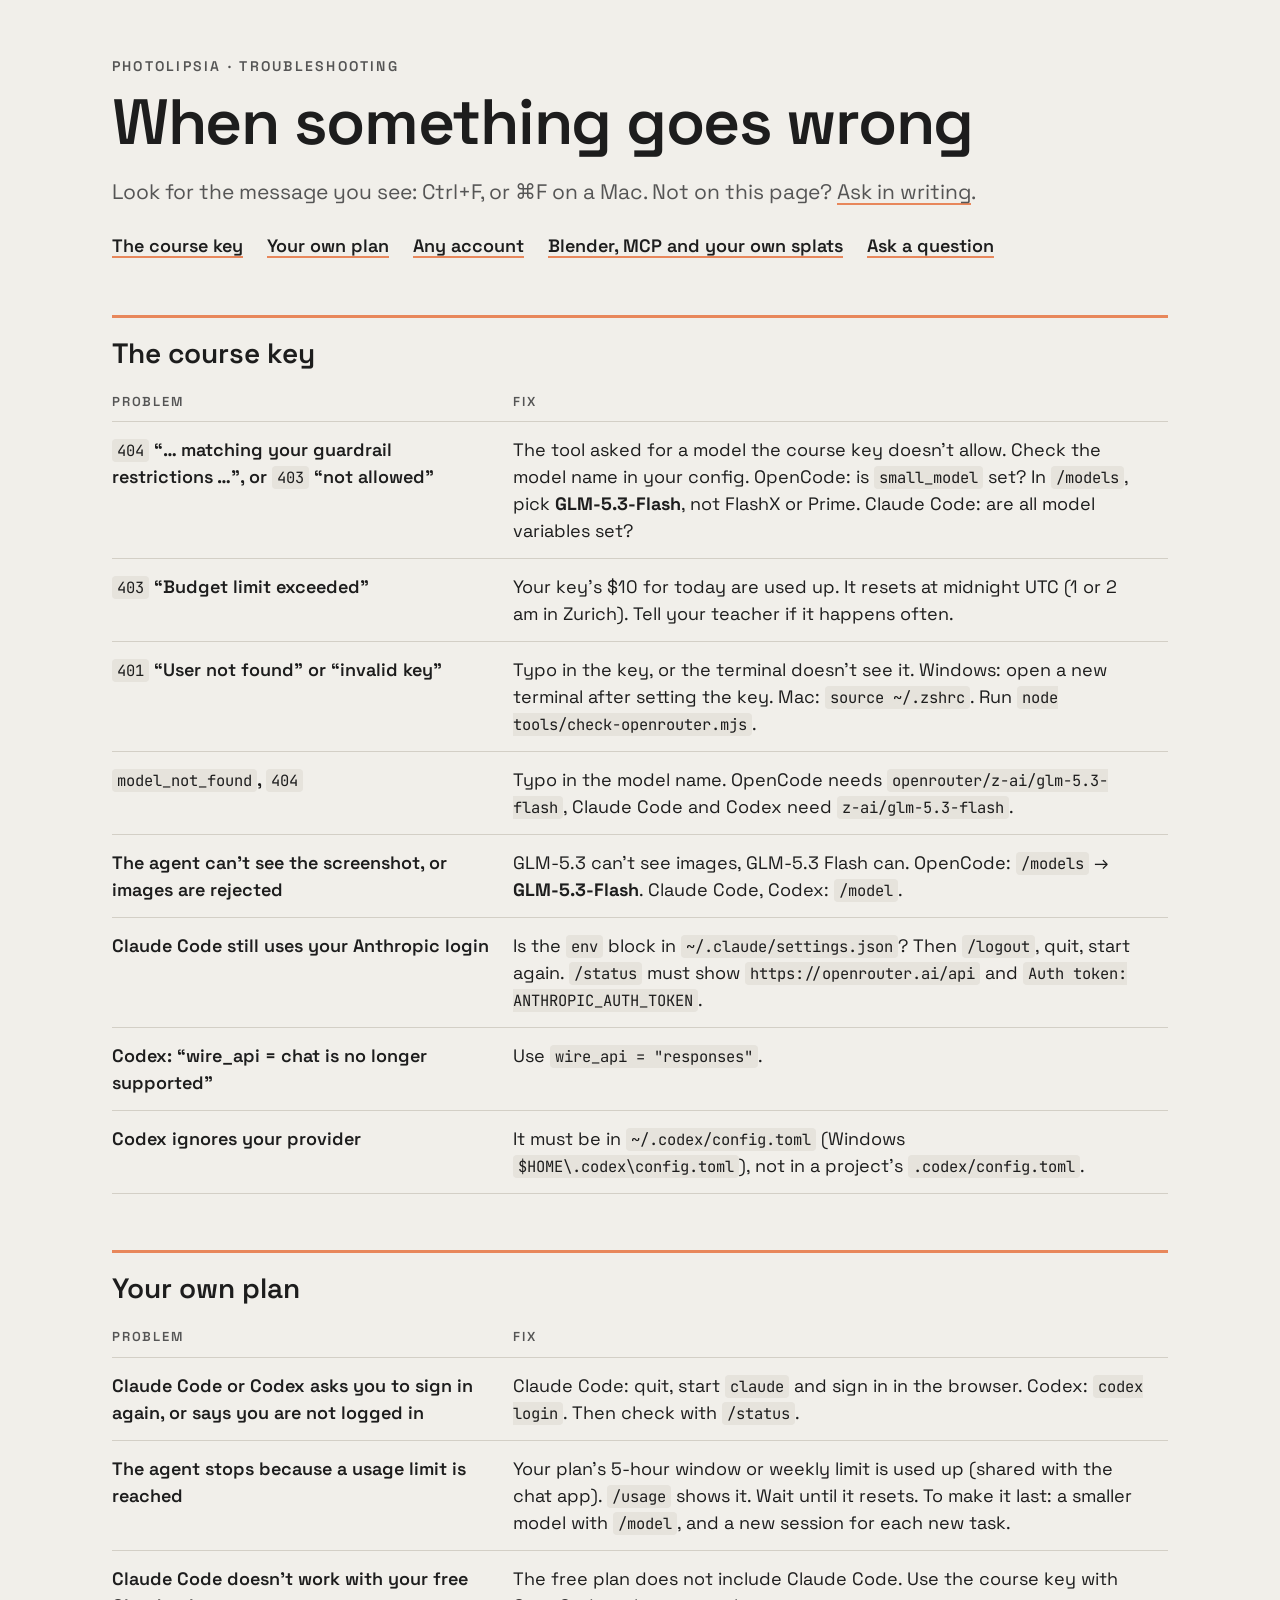
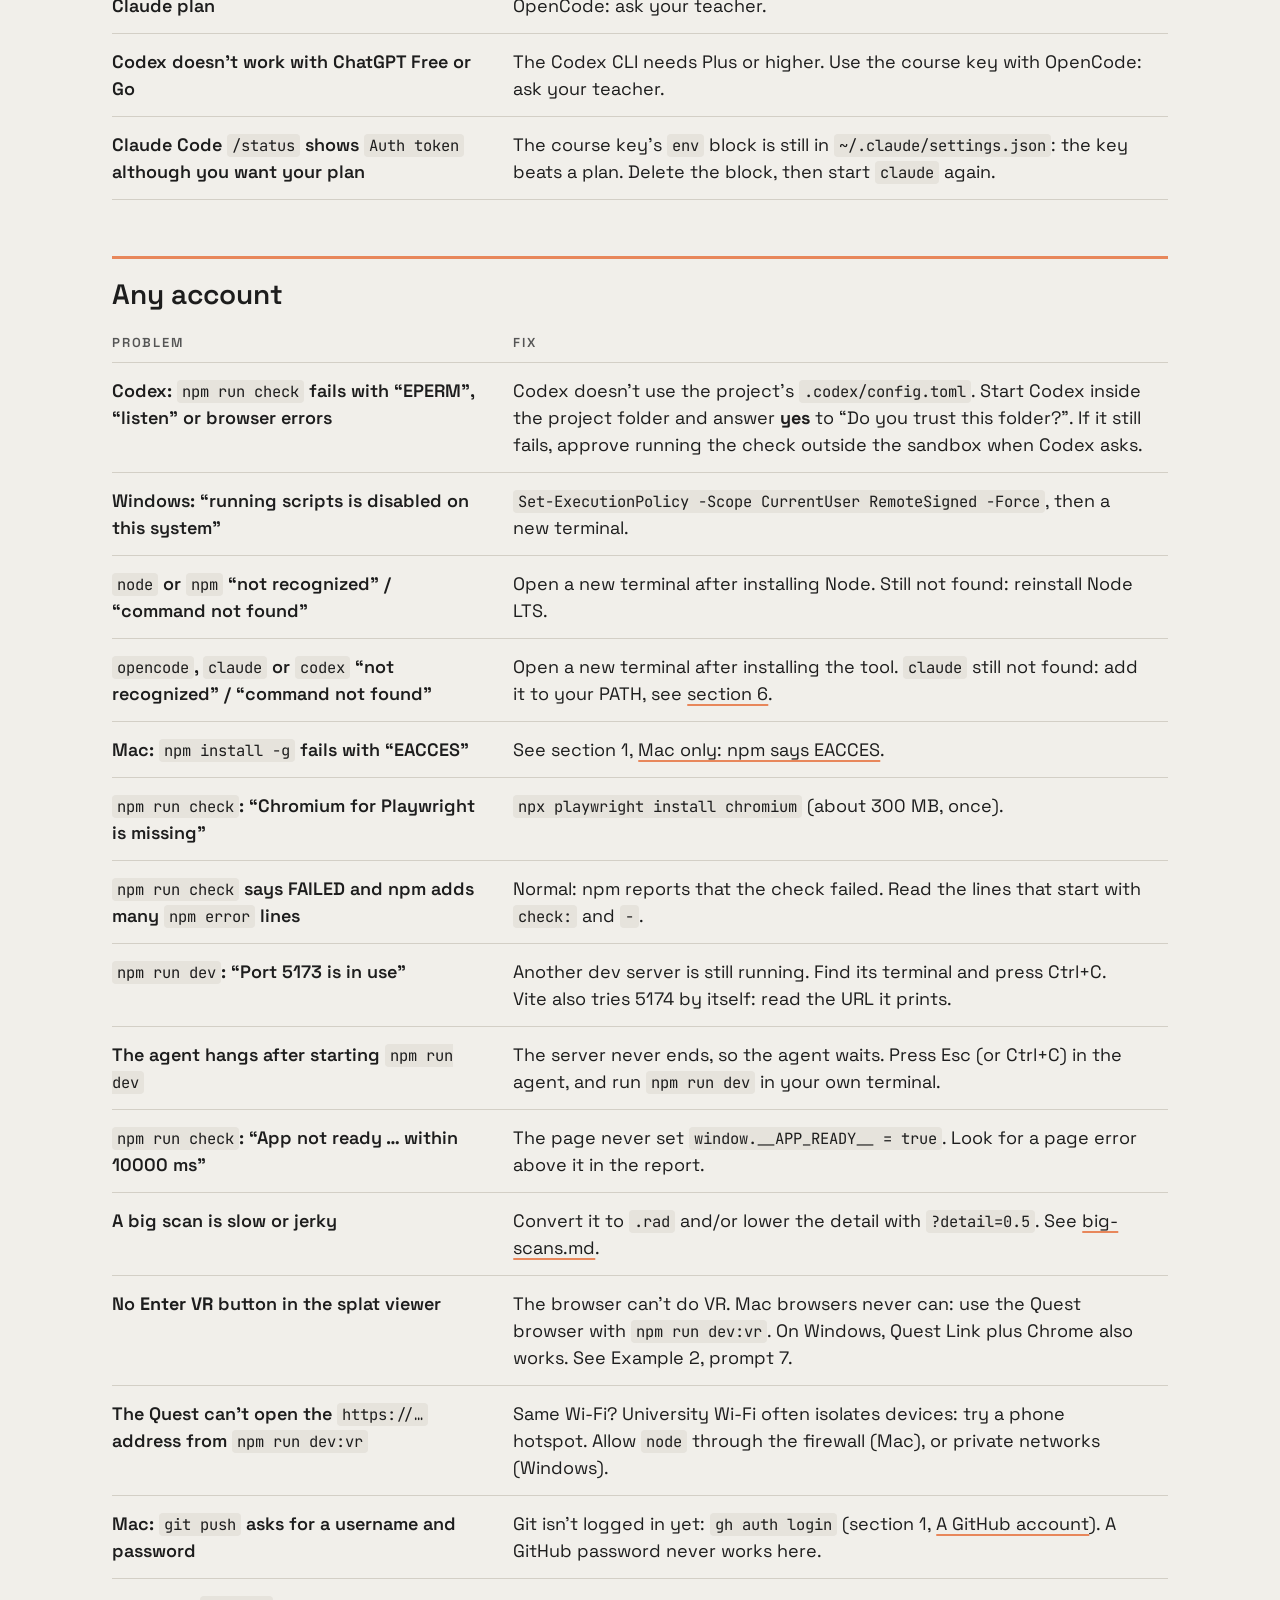
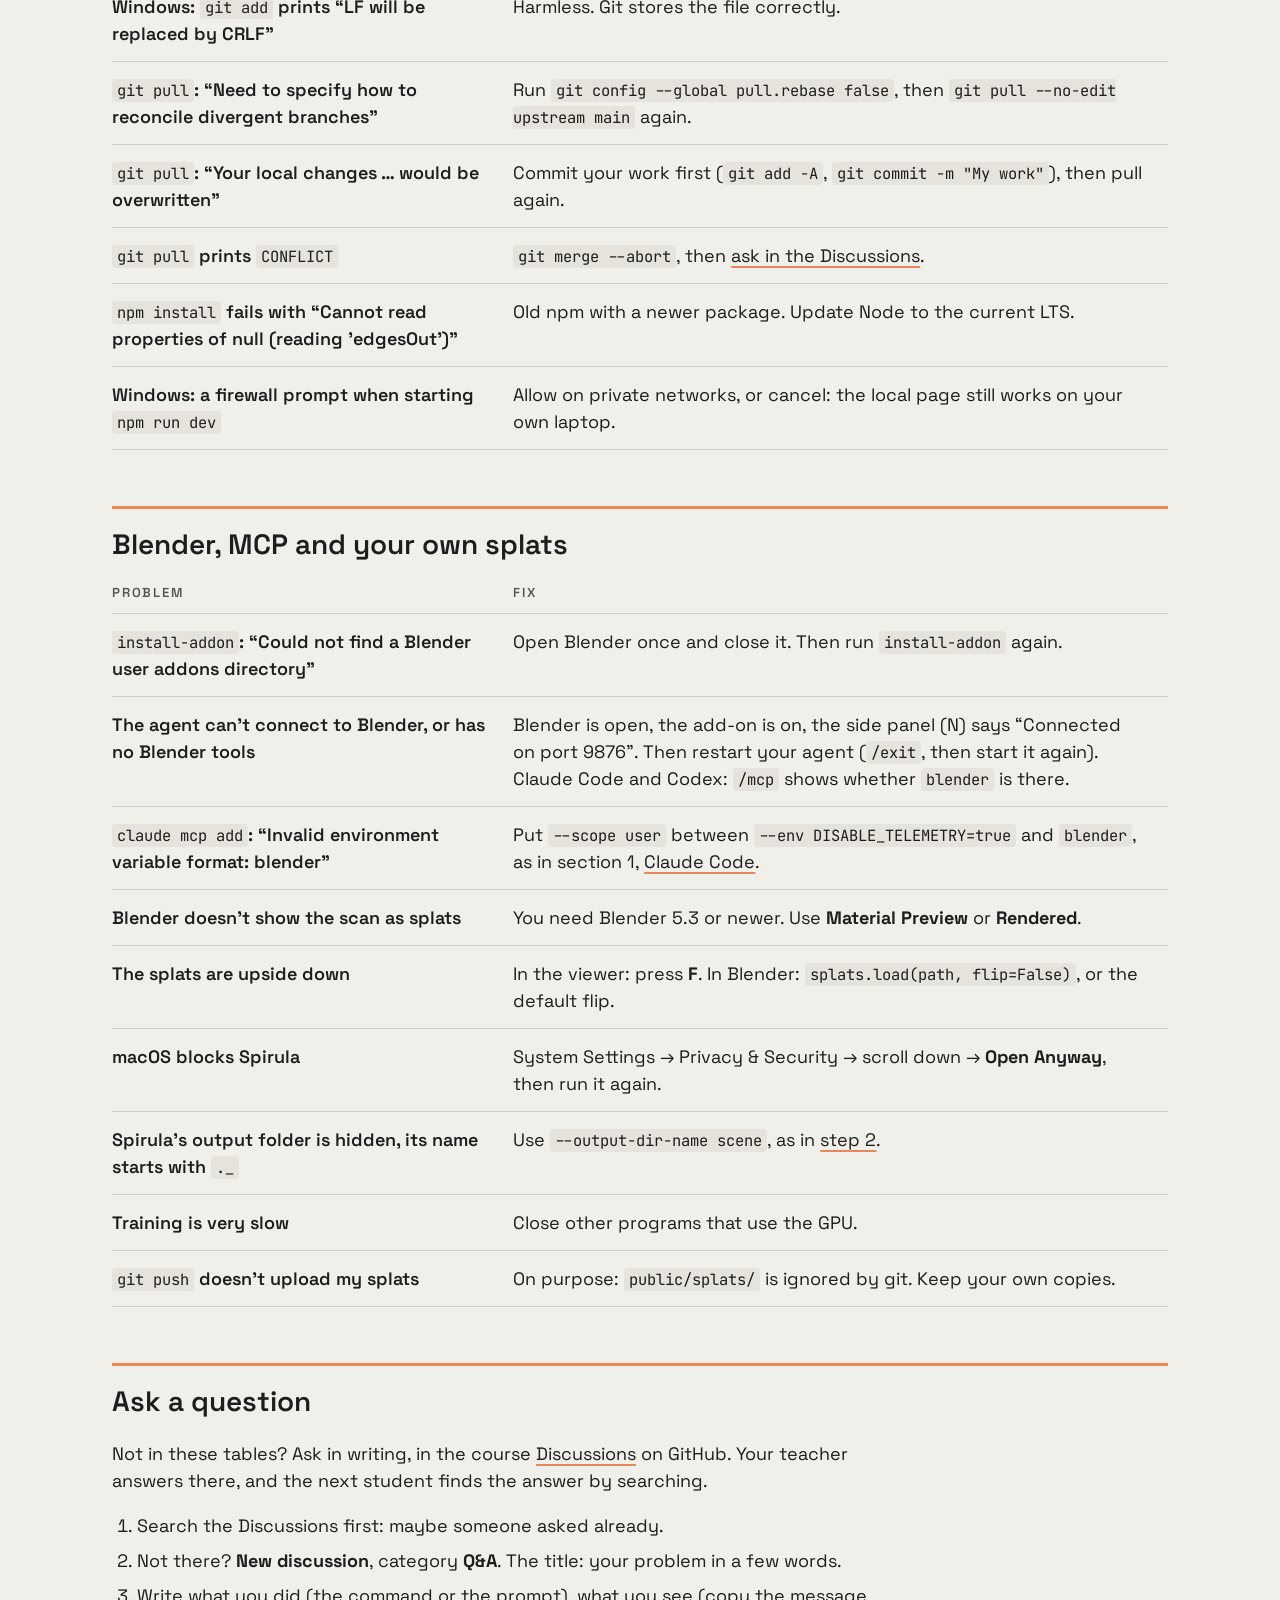
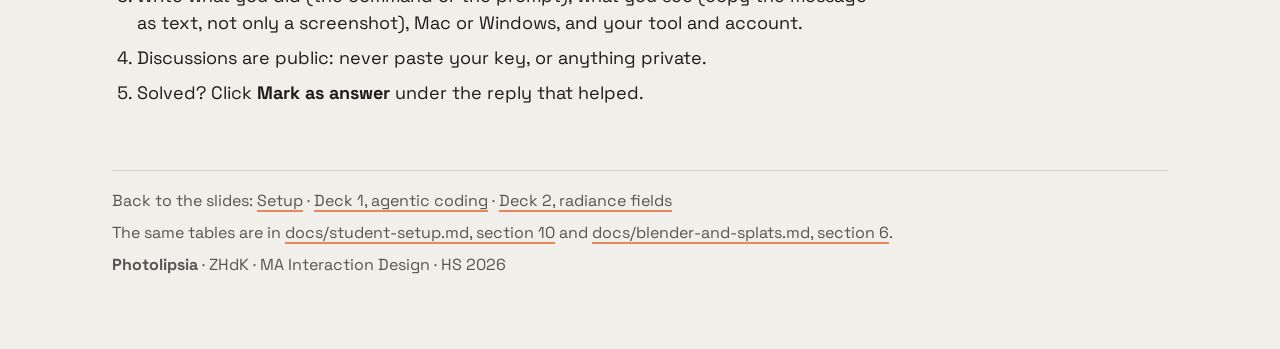
<file: slides/troubleshooting.html>
<!doctype html>
<html lang="en">
<head>
<meta charset="utf-8" />
<meta name="viewport" content="width=device-width, initial-scale=1" />
<title>Troubleshooting · Photolipsia</title>
<meta name="description" content="Photolipsia · ZHdK MA Interaction Design · HS 2026 · When something goes wrong" />
<link rel="preconnect" href="https://fonts.googleapis.com" />
<link rel="preconnect" href="https://fonts.gstatic.com" crossorigin />
<link rel="stylesheet" href="https://fonts.googleapis.com/css2?family=JetBrains+Mono:wght@400;500;600&family=Space+Grotesk:wght@400;500;600;700&display=swap" />
<style>
:root {
  --dark: #171717;
  --dark-panel: #242424;
  --coral: #e8875b;
  --paper: #f1efea;
  --ink: #1d1d1d;
  --grey: #555;
  --mute: #a9a59d;
  --panel: #e6e3dc;
  --spectrum: linear-gradient(90deg, #e5484d 0%, #e8875b 20%, #f2c94c 40%, #46a758 60%, #3e7bfa 80%, #8e4ec6 100%);
  --spectrum-text: linear-gradient(90deg, #e8875b 0%, #46a758 50%, #3e7bfa 100%);
  --sans: 'Space Grotesk', system-ui, sans-serif;
  --mono: 'JetBrains Mono', ui-monospace, Menlo, Consolas, monospace;
}
/* The troubleshooting page: a normal page that scrolls, not a deck. build.py adds the colours and
   fonts (:root) from style.css. On a phone each row becomes the problem, then its fix below. */
* {
  box-sizing: border-box;
}

html {
  background: var(--paper);
  color: var(--ink);
  font: 18px/1.5 var(--sans);
  -webkit-text-size-adjust: 100%;
}

body {
  max-width: 1120px;
  margin: 0 auto;
  padding: 56px 32px 64px;
}

.eyebrow {
  margin: 0 0 12px;
  font-size: 14px;
  font-weight: 600;
  letter-spacing: 0.16em;
  text-transform: uppercase;
  color: var(--grey);
}

h1 {
  margin: 0;
  font-size: clamp(38px, 6vw, 64px);
  font-weight: 600;
  line-height: 1.05;
  letter-spacing: -0.02em;
}

.lead {
  margin: 20px 0 0;
  font-size: 21px;
  color: var(--grey);
}

.toc {
  display: flex;
  flex-wrap: wrap;
  gap: 8px 24px;
  margin: 24px 0 0;
  font-weight: 600;
}

a {
  color: inherit;
  text-decoration: underline;
  text-decoration-color: var(--coral);
  text-decoration-thickness: 2px;
  text-underline-offset: 4px;
}

section {
  margin-top: 56px;
  scroll-margin-top: 16px;
}

h2 {
  margin: 0 0 8px;
  padding-top: 14px;
  border-top: 3px solid var(--coral);
  font-size: 28px;
  font-weight: 600;
}

table {
  width: 100%;
  border-collapse: collapse;
}

th {
  padding: 10px 24px 10px 0;
  border-bottom: 1px solid #d3cfc6;
  font-size: 13px;
  font-weight: 600;
  letter-spacing: 0.14em;
  text-align: left;
  text-transform: uppercase;
  color: var(--grey);
}

td {
  padding: 14px 24px 14px 0;
  border-bottom: 1px solid #d3cfc6;
  vertical-align: top;
}

td:first-child {
  width: 38%;
  font-weight: 600;
}

section p,
section ol {
  max-width: 760px;
}

ol {
  padding-left: 1.4em;
}

li {
  margin: 0 0 8px;
}

code {
  padding: 1px 5px;
  border-radius: 4px;
  background: var(--panel);
  font: 0.86em var(--mono);
  overflow-wrap: anywhere;
}

footer {
  margin-top: 64px;
  padding-top: 18px;
  border-top: 1px solid #d3cfc6;
  font-size: 16px;
  color: var(--grey);
}

footer p {
  margin: 0 0 8px;
}

@media (max-width: 700px) {
  body {
    padding: 32px 16px 48px;
  }

  thead {
    display: none;
  }

  tr,
  td {
    display: block;
  }

  tr {
    padding: 14px 0;
    border-bottom: 1px solid #d3cfc6;
  }

  td,
  td:first-child {
    width: auto;
    padding: 0;
    border: 0;
  }

  td:first-child {
    margin-bottom: 6px;
  }
}
</style>
</head>
<body>
<header>
  <p class="eyebrow">Photolipsia · Troubleshooting</p>
  <h1>When something goes wrong</h1>
  <p class="lead">Look for the message you see: Ctrl+F, or ⌘F on a Mac. Not on this page? <a href="#t-ask-a-question">Ask in writing</a>.</p>
  <nav class="toc" aria-label="Sections"><a href="#t-course-key">The course key</a><a href="#t-your-own-plan">Your own plan</a><a href="#t-any-account">Any account</a><a href="#t-blender-mcp-and-your-own-splats">Blender, MCP and your own splats</a><a href="#t-ask-a-question">Ask a question</a></nav>
</header>
<main>
<section id="t-course-key">
  <h2>The course key</h2>
  <table>
    <thead><tr><th>Problem</th><th>Fix</th></tr></thead>
    <tbody>
    <tr><td><code>404</code> “… matching your guardrail restrictions …”, or <code>403</code> “not allowed”</td><td>The tool asked for a model the course key doesn't allow. Check the model name in your config. OpenCode: is <code>small_model</code> set? In <code>/models</code>, pick <b>GLM-5.3-Flash</b>, not FlashX or Prime. Claude Code: are all model variables set?</td></tr>
    <tr><td><code>403</code> “Budget limit exceeded”</td><td>Your key's $10 for today are used up. It resets at midnight UTC (1 or 2 am in Zurich). Tell your teacher if it happens often.</td></tr>
    <tr><td><code>401</code> “User not found” or “invalid key”</td><td>Typo in the key, or the terminal doesn't see it. Windows: open a new terminal after setting the key. Mac: <code>source ~/.zshrc</code>. Run <code>node tools/check-openrouter.mjs</code>.</td></tr>
    <tr><td><code>model_not_found</code>, <code>404</code></td><td>Typo in the model name. OpenCode needs <code>openrouter/z-ai/glm-5.3-flash</code>, Claude Code and Codex need <code>z-ai/glm-5.3-flash</code>.</td></tr>
    <tr><td>The agent can't see the screenshot, or images are rejected</td><td>GLM-5.3 can't see images, GLM-5.3 Flash can. OpenCode: <code>/models</code> → <b>GLM-5.3-Flash</b>. Claude Code, Codex: <code>/model</code>.</td></tr>
    <tr><td>Claude Code still uses your Anthropic login</td><td>Is the <code>env</code> block in <code>~/.claude/settings.json</code>? Then <code>/logout</code>, quit, start again. <code>/status</code> must show <code>https://openrouter.ai/api</code> and <code>Auth token: ANTHROPIC_AUTH_TOKEN</code>.</td></tr>
    <tr><td>Codex: “wire_api = chat is no longer supported”</td><td>Use <code>wire_api = &quot;responses&quot;</code>.</td></tr>
    <tr><td>Codex ignores your provider</td><td>It must be in <code>~/.codex/config.toml</code> (Windows <code>$HOME\.codex\config.toml</code>), not in a project's <code>.codex/config.toml</code>.</td></tr>
    </tbody>
  </table>
</section>
<section id="t-your-own-plan">
  <h2>Your own plan</h2>
  <table>
    <thead><tr><th>Problem</th><th>Fix</th></tr></thead>
    <tbody>
    <tr><td>Claude Code or Codex asks you to sign in again, or says you are not logged in</td><td>Claude Code: quit, start <code>claude</code> and sign in in the browser. Codex: <code>codex login</code>. Then check with <code>/status</code>.</td></tr>
    <tr><td>The agent stops because a usage limit is reached</td><td>Your plan's 5-hour window or weekly limit is used up (shared with the chat app). <code>/usage</code> shows it. Wait until it resets. To make it last: a smaller model with <code>/model</code>, and a new session for each new task.</td></tr>
    <tr><td>Claude Code doesn't work with your free Claude plan</td><td>The free plan does not include Claude Code. Use the course key with OpenCode: ask your teacher.</td></tr>
    <tr><td>Codex doesn't work with ChatGPT Free or Go</td><td>The Codex CLI needs Plus or higher. Use the course key with OpenCode: ask your teacher.</td></tr>
    <tr><td>Claude Code <code>/status</code> shows <code>Auth token</code> although you want your plan</td><td>The course key's <code>env</code> block is still in <code>~/.claude/settings.json</code>: the key beats a plan. Delete the block, then start <code>claude</code> again.</td></tr>
    </tbody>
  </table>
</section>
<section id="t-any-account">
  <h2>Any account</h2>
  <table>
    <thead><tr><th>Problem</th><th>Fix</th></tr></thead>
    <tbody>
    <tr><td>Codex: <code>npm run check</code> fails with “EPERM”, “listen” or browser errors</td><td>Codex doesn't use the project's <code>.codex/config.toml</code>. Start Codex inside the project folder and answer <b>yes</b> to “Do you trust this folder?”. If it still fails, approve running the check outside the sandbox when Codex asks.</td></tr>
    <tr><td>Windows: “running scripts is disabled on this system”</td><td><code>Set-ExecutionPolicy -Scope CurrentUser RemoteSigned -Force</code>, then a new terminal.</td></tr>
    <tr><td><code>node</code> or <code>npm</code> “not recognized” / “command not found”</td><td>Open a new terminal after installing Node. Still not found: reinstall Node LTS.</td></tr>
    <tr><td><code>opencode</code>, <code>claude</code> or <code>codex</code> “not recognized” / “command not found”</td><td>Open a new terminal after installing the tool. <code>claude</code> still not found: add it to your PATH, see <a href="https://github.com/xohm/photolipsia-agentic-kit/blob/main/docs/student-setup.md#6-claude-code">section 6</a>.</td></tr>
    <tr><td>Mac: <code>npm install -g</code> fails with “EACCES”</td><td>See section 1, <a href="https://github.com/xohm/photolipsia-agentic-kit/blob/main/docs/student-setup.md#mac-only-npm-says-eacces">Mac only: npm says EACCES</a>.</td></tr>
    <tr><td><code>npm run check</code>: “Chromium for Playwright is missing”</td><td><code>npx playwright install chromium</code> (about 300 MB, once).</td></tr>
    <tr><td><code>npm run check</code> says FAILED and npm adds many <code>npm error</code> lines</td><td>Normal: npm reports that the check failed. Read the lines that start with <code>check:</code> and <code>-</code>.</td></tr>
    <tr><td><code>npm run dev</code>: “Port 5173 is in use”</td><td>Another dev server is still running. Find its terminal and press Ctrl+C. Vite also tries 5174 by itself: read the URL it prints.</td></tr>
    <tr><td>The agent hangs after starting <code>npm run dev</code></td><td>The server never ends, so the agent waits. Press Esc (or Ctrl+C) in the agent, and run <code>npm run dev</code> in your own terminal.</td></tr>
    <tr><td><code>npm run check</code>: “App not ready … within 10000 ms”</td><td>The page never set <code>window.__APP_READY__ = true</code>. Look for a page error above it in the report.</td></tr>
    <tr><td>A big scan is slow or jerky</td><td>Convert it to <code>.rad</code> and/or lower the detail with <code>?detail=0.5</code>. See <a href="https://github.com/xohm/photolipsia-agentic-kit/blob/main/docs/big-scans.md">big-scans.md</a>.</td></tr>
    <tr><td>No <b>Enter VR</b> button in the splat viewer</td><td>The browser can't do VR. Mac browsers never can: use the Quest browser with <code>npm run dev:vr</code>. On Windows, Quest Link plus Chrome also works. See Example 2, prompt 7.</td></tr>
    <tr><td>The Quest can't open the <code>https://…</code> address from <code>npm run dev:vr</code></td><td>Same Wi-Fi? University Wi-Fi often isolates devices: try a phone hotspot. Allow <code>node</code> through the firewall (Mac), or private networks (Windows).</td></tr>
    <tr><td>Mac: <code>git push</code> asks for a username and password</td><td>Git isn't logged in yet: <code>gh auth login</code> (section 1, <a href="https://github.com/xohm/photolipsia-agentic-kit/blob/main/docs/student-setup.md#a-github-account">A GitHub account</a>). A GitHub password never works here.</td></tr>
    <tr><td>Windows: <code>git add</code> prints “LF will be replaced by CRLF”</td><td>Harmless. Git stores the file correctly.</td></tr>
    <tr><td><code>git pull</code>: “Need to specify how to reconcile divergent branches”</td><td>Run <code>git config --global pull.rebase false</code>, then <code>git pull --no-edit upstream main</code> again.</td></tr>
    <tr><td><code>git pull</code>: “Your local changes … would be overwritten”</td><td>Commit your work first (<code>git add -A</code>, <code>git commit -m &quot;My work&quot;</code>), then pull again.</td></tr>
    <tr><td><code>git pull</code> prints <code>CONFLICT</code></td><td><code>git merge --abort</code>, then <a href="#t-ask-a-question">ask in the Discussions</a>.</td></tr>
    <tr><td><code>npm install</code> fails with “Cannot read properties of null (reading 'edgesOut')”</td><td>Old npm with a newer package. Update Node to the current LTS.</td></tr>
    <tr><td>Windows: a firewall prompt when starting <code>npm run dev</code></td><td>Allow on private networks, or cancel: the local page still works on your own laptop.</td></tr>
    </tbody>
  </table>
</section>
<section id="t-blender-mcp-and-your-own-splats">
  <h2>Blender, MCP and your own splats</h2>
  <table>
    <thead><tr><th>Problem</th><th>Fix</th></tr></thead>
    <tbody>
    <tr><td><code>install-addon</code>: “Could not find a Blender user addons directory”</td><td>Open Blender once and close it. Then run <code>install-addon</code> again.</td></tr>
    <tr><td>The agent can't connect to Blender, or has no Blender tools</td><td>Blender is open, the add-on is on, the side panel (N) says “Connected on port 9876”. Then restart your agent (<code>/exit</code>, then start it again). Claude Code and Codex: <code>/mcp</code> shows whether <code>blender</code> is there.</td></tr>
    <tr><td><code>claude mcp add</code>: “Invalid environment variable format: blender”</td><td>Put <code>--scope user</code> between <code>--env DISABLE_TELEMETRY=true</code> and <code>blender</code>, as in section 1, <a href="https://github.com/xohm/photolipsia-agentic-kit/blob/main/docs/blender-and-splats.md#claude-code">Claude Code</a>.</td></tr>
    <tr><td>Blender doesn't show the scan as splats</td><td>You need Blender 5.3 or newer. Use <b>Material Preview</b> or <b>Rendered</b>.</td></tr>
    <tr><td>The splats are upside down</td><td>In the viewer: press <b>F</b>. In Blender: <code>splats.load(path, flip=False)</code>, or the default flip.</td></tr>
    <tr><td>macOS blocks Spirula</td><td>System Settings → Privacy &amp; Security → scroll down → <b>Open Anyway</b>, then run it again.</td></tr>
    <tr><td>Spirula's output folder is hidden, its name starts with <code>._</code></td><td>Use <code>--output-dir-name scene</code>, as in <a href="https://github.com/xohm/photolipsia-agentic-kit/blob/main/docs/blender-and-splats.md#step-2-spirula-trains">step 2</a>.</td></tr>
    <tr><td>Training is very slow</td><td>Close other programs that use the GPU.</td></tr>
    <tr><td><code>git push</code> doesn't upload my splats</td><td>On purpose: <code>public/splats/</code> is ignored by git. Keep your own copies.</td></tr>
    </tbody>
  </table>
</section>
<section id="t-ask-a-question">
  <h2>Ask a question</h2>
  <p>Not in these tables? Ask in writing, in the course <a href="https://github.com/xohm/photolipsia-agentic-kit/discussions">Discussions</a> on GitHub. Your teacher answers there, and the next student finds the answer by searching.</p>
  <ol>
    <li>Search the Discussions first: maybe someone asked already.</li>
    <li>Not there? <b>New discussion</b>, category <b>Q&amp;A</b>. The title: your problem in a few words.</li>
    <li>Write what you did (the command or the prompt), what you see (copy the message as text, not only a screenshot), Mac or Windows, and your tool and account.</li>
    <li>Discussions are public: never paste your key, or anything private.</li>
    <li>Solved? Click <b>Mark as answer</b> under the reply that helped.</li>
  </ol>
</section>
</main>
<footer>
  <p>Back to the slides: <a href="00-setup.html">Setup</a> · <a href="01-agentic-coding-basics.html">Deck 1, agentic coding</a> · <a href="02-radiance-field-viewer.html">Deck 2, radiance fields</a></p>
  <p>The same tables are in <a href="https://github.com/xohm/photolipsia-agentic-kit/blob/main/docs/student-setup.md#10-troubleshooting">docs/student-setup.md, section 10</a> and <a href="https://github.com/xohm/photolipsia-agentic-kit/blob/main/docs/blender-and-splats.md#6-troubleshooting">docs/blender-and-splats.md, section 6</a>.</p>
  <p><b>Photolipsia</b> · ZHdK · MA Interaction Design · HS 2026</p>
</footer>
</body>
</html>
</file>
